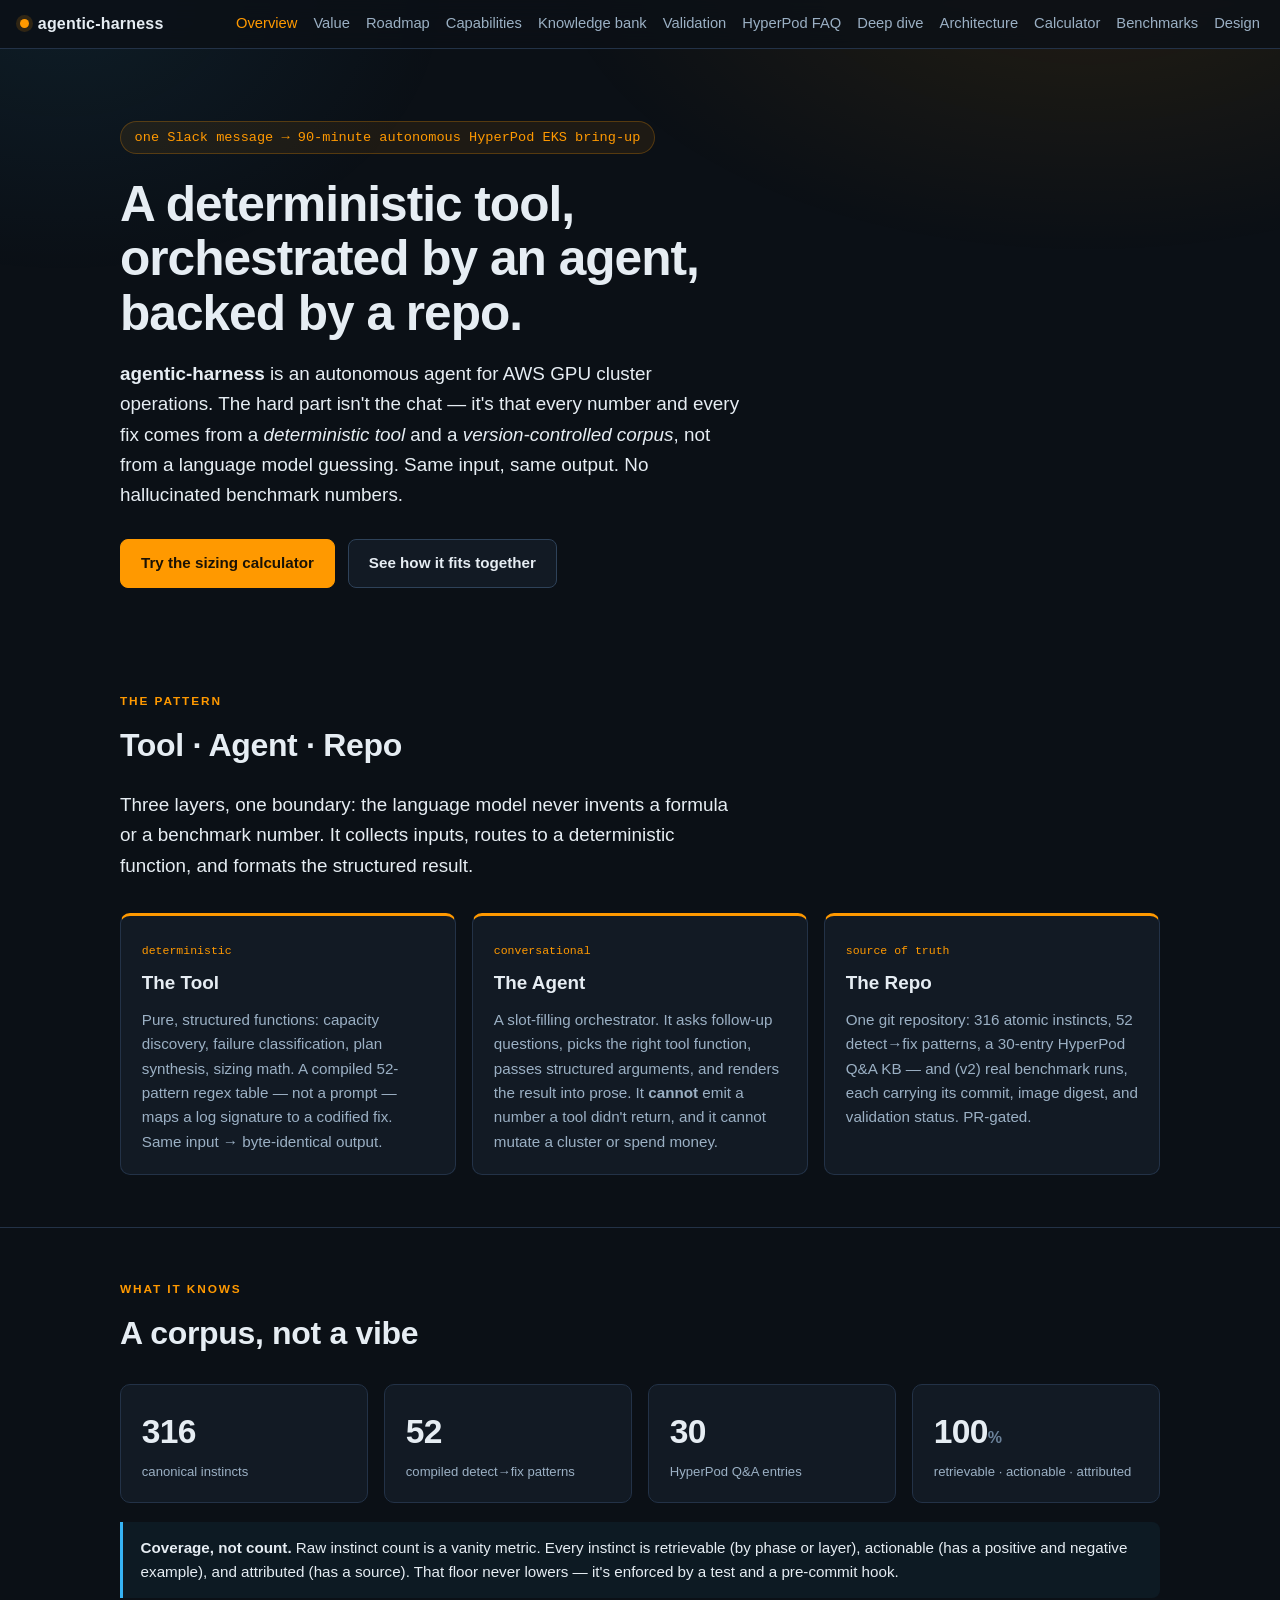
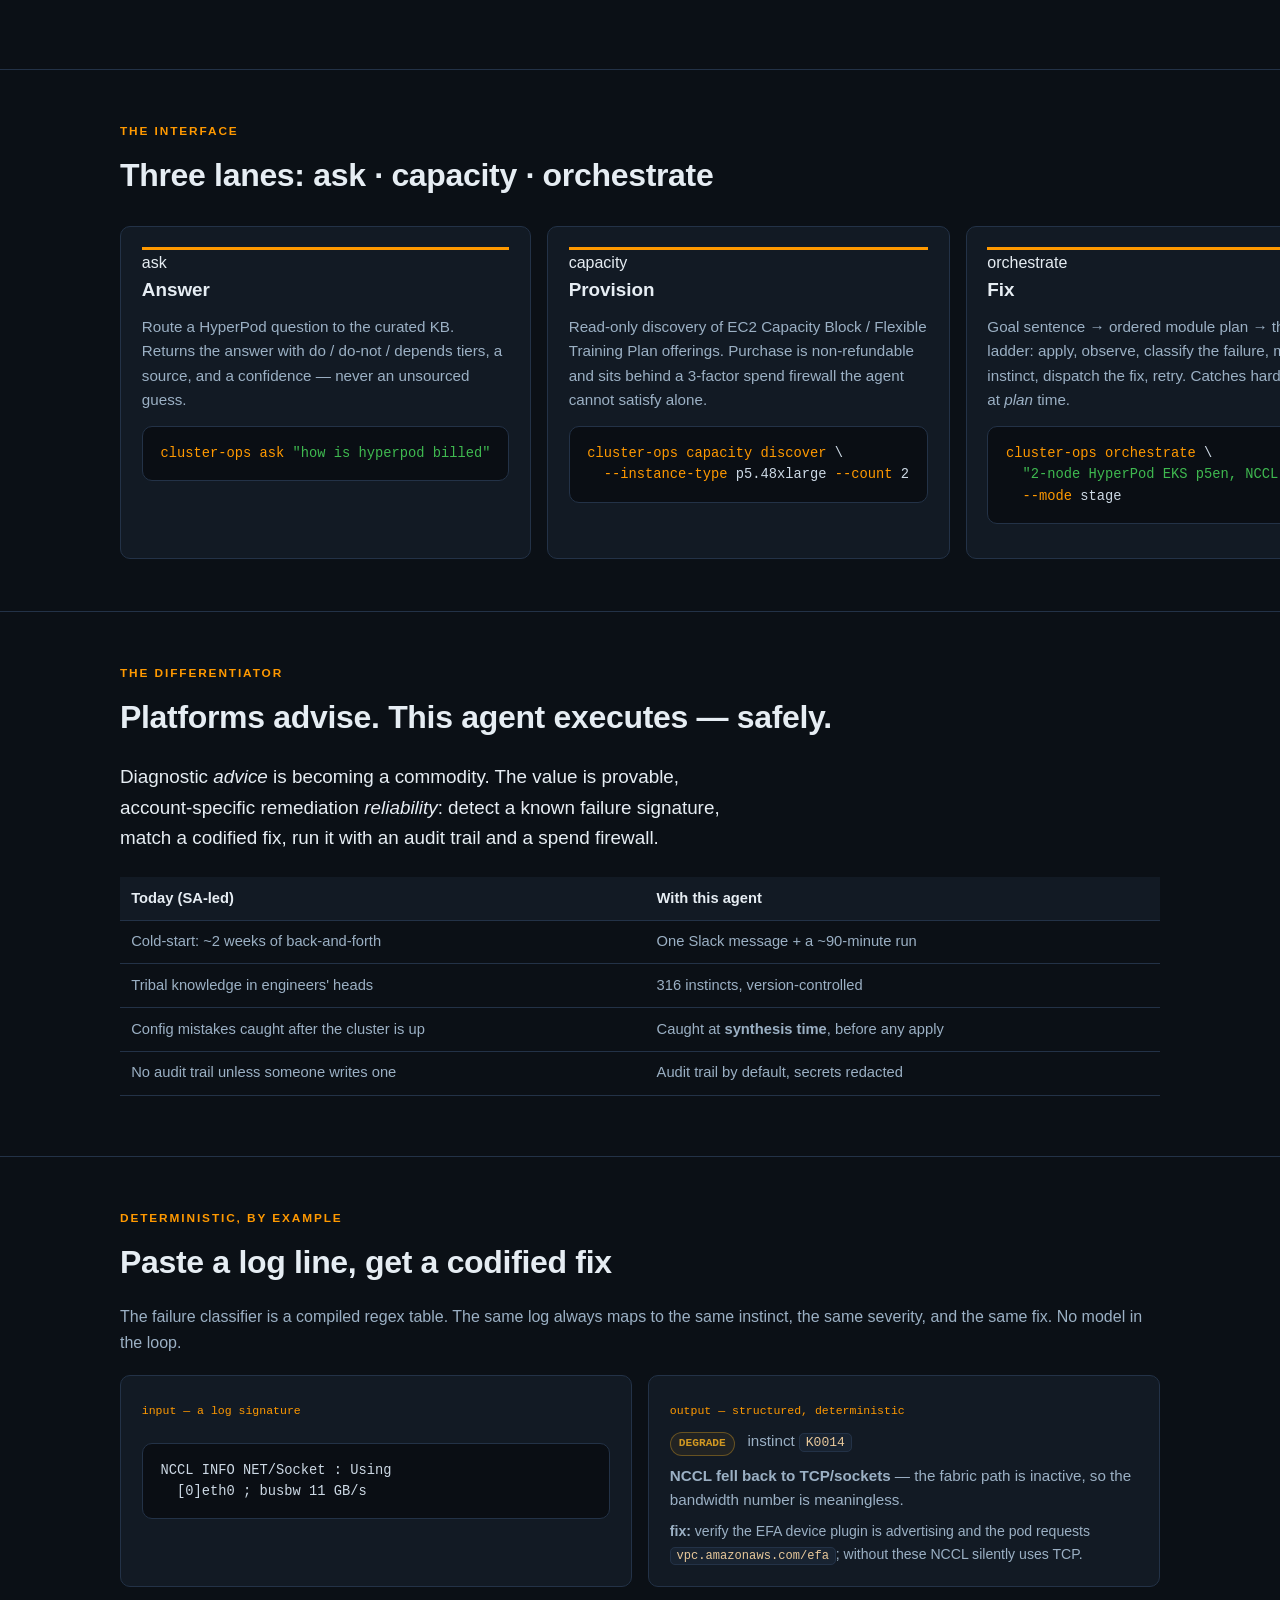
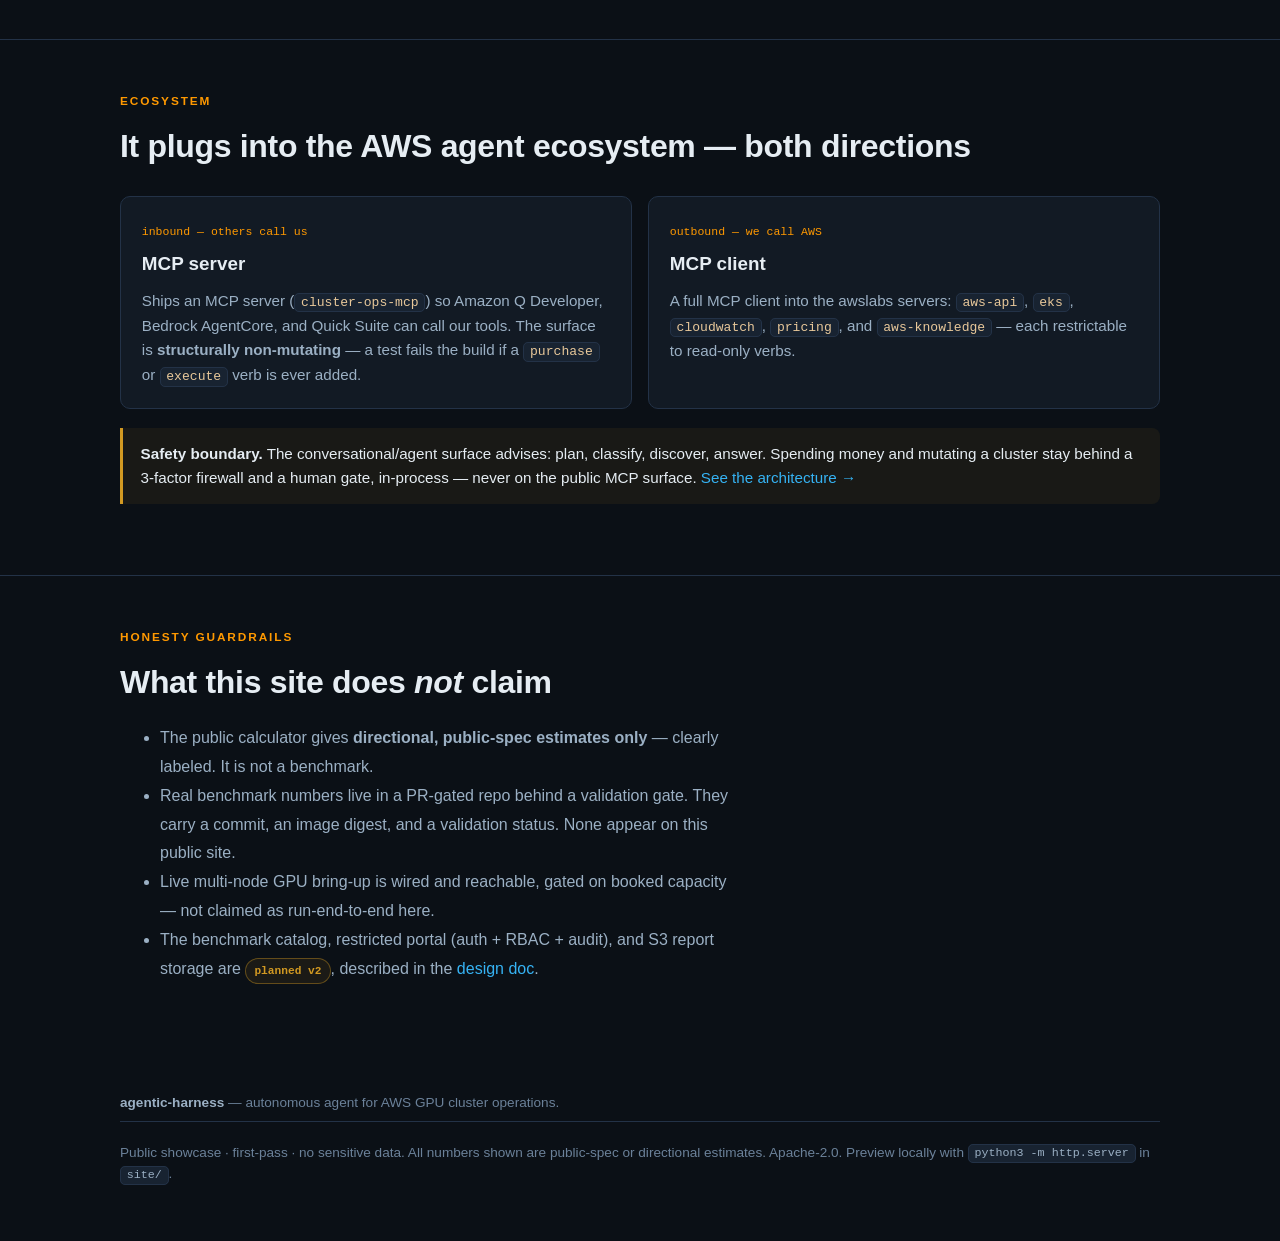
<file: index.html>
<!DOCTYPE html>
<html lang="en">
<head>
<meta charset="utf-8">
<meta name="viewport" content="width=device-width, initial-scale=1">
<title>agentic-harness — deterministic tool, agent-orchestrated, repo-backed</title>
<meta name="description" content="An autonomous agent for AWS GPU cluster operations: a deterministic tool wrapped by a conversational agent, backed by a version-controlled corpus. Same input, same output — no hallucination.">
<link rel="stylesheet" href="assets/style.css">
</head>
<body>

<nav class="nav">
  <a class="brand" href="index.html"><span class="dot"></span><span class="full">agentic-harness</span></a>
  <div class="links">
    <a href="index.html" class="active">Overview</a>
    <a href="value.html">Value</a>
    <a href="roadmap.html">Roadmap</a>
    <a href="capabilities.html">Capabilities</a>
    <a href="knowledge.html">Knowledge bank</a>
    <a href="validation.html">Validation</a>
    <a href="faq.html">HyperPod FAQ</a>
    <a href="deep-dive.html">Deep dive</a>
    <a href="architecture.html">Architecture</a>
    <a href="calculator.html">Calculator</a>
    <a href="benchmarks.html">Benchmarks</a>
    <a href="design.html">Design</a>
  </div>
</nav>

<!-- ------------------------------------------------------------ hero -->
<header class="hero">
  <div class="wrap">
    <span class="tagline">one Slack message &rarr; 90-minute autonomous HyperPod EKS bring-up</span>
    <h1>A deterministic tool,<br>orchestrated by an agent,<br>backed by a repo.</h1>
    <p class="lead">
      <strong>agentic-harness</strong> is an autonomous agent for AWS GPU cluster
      operations. The hard part isn't the chat &mdash; it's that every number and
      every fix comes from a <em>deterministic tool</em> and a
      <em>version-controlled corpus</em>, not from a language model guessing.
      Same input, same output. No hallucinated benchmark numbers.
    </p>
    <div class="cta">
      <a class="btn primary" href="calculator.html">Try the sizing calculator</a>
      <a class="btn" href="architecture.html">See how it fits together</a>
    </div>
  </div>
</header>

<!-- ------------------------------------------------------------ the pattern -->
<section>
  <div class="wrap">
    <p class="eyebrow">The pattern</p>
    <h2>Tool &middot; Agent &middot; Repo</h2>
    <p class="lead" style="margin-bottom:2rem">
      Three layers, one boundary: the language model never invents a formula or
      a benchmark number. It collects inputs, routes to a deterministic function,
      and formats the structured result.
    </p>
    <div class="grid cols-3">
      <div class="card lane">
        <span class="tag">deterministic</span>
        <h3>The Tool</h3>
        <p>
          Pure, structured functions: capacity discovery, failure classification,
          plan synthesis, sizing math. A compiled 52-pattern regex table &mdash;
          not a prompt &mdash; maps a log signature to a codified fix. Same input
          &rarr; byte-identical output.
        </p>
      </div>
      <div class="card lane">
        <span class="tag">conversational</span>
        <h3>The Agent</h3>
        <p>
          A slot-filling orchestrator. It asks follow-up questions, picks the
          right tool function, passes structured arguments, and renders the result
          into prose. It <strong>cannot</strong> emit a number a tool didn't return,
          and it cannot mutate a cluster or spend money.
        </p>
      </div>
      <div class="card lane">
        <span class="tag">source of truth</span>
        <h3>The Repo</h3>
        <p>
          One git repository: 316 atomic instincts, 52 detect&rarr;fix patterns,
          a 30-entry HyperPod Q&amp;A KB &mdash; and (v2) real benchmark runs, each
          carrying its commit, image digest, and validation status. PR-gated.
        </p>
      </div>
    </div>
  </div>
</section>

<!-- ------------------------------------------------------------ stats -->
<section>
  <div class="wrap">
    <p class="eyebrow">What it knows</p>
    <h2>A corpus, not a vibe</h2>
    <div class="grid cols-4" style="margin-top:1.5rem">
      <div class="card stat"><div class="num">316</div><div class="label">canonical instincts</div></div>
      <div class="card stat"><div class="num">52</div><div class="label">compiled detect&rarr;fix patterns</div></div>
      <div class="card stat"><div class="num">30</div><div class="label">HyperPod Q&amp;A entries</div></div>
      <div class="card stat"><div class="num">100<span class="unit">%</span></div><div class="label">retrievable &middot; actionable &middot; attributed</div></div>
    </div>
    <div class="callout">
      <strong>Coverage, not count.</strong> Raw instinct count is a vanity metric.
      Every instinct is retrievable (by phase or layer), actionable (has a positive
      and negative example), and attributed (has a source). That floor never lowers
      &mdash; it's enforced by a test and a pre-commit hook.
    </div>
  </div>
</section>

<!-- ------------------------------------------------------------ the 3 lanes -->
<section>
  <div class="wrap">
    <p class="eyebrow">The interface</p>
    <h2>Three lanes: ask &middot; capacity &middot; orchestrate</h2>
    <div class="grid cols-3" style="margin-top:1.5rem">
      <div class="card">
        <div class="lane verb">ask</div>
        <h3>Answer</h3>
        <p>Route a HyperPod question to the curated KB. Returns the answer with
          do / do-not / depends tiers, a source, and a confidence &mdash; never an
          unsourced guess.</p>
        <pre><span class="k">cluster-ops ask</span> <span class="s">"how is hyperpod billed"</span></pre>
      </div>
      <div class="card">
        <div class="lane verb">capacity</div>
        <h3>Provision</h3>
        <p>Read-only discovery of EC2 Capacity Block / Flexible Training Plan
          offerings. Purchase is non-refundable and sits behind a 3-factor spend
          firewall the agent cannot satisfy alone.</p>
        <pre><span class="k">cluster-ops capacity discover</span> \
  <span class="k">--instance-type</span> p5.48xlarge <span class="k">--count</span> 2</pre>
      </div>
      <div class="card">
        <div class="lane verb">orchestrate</div>
        <h3>Fix</h3>
        <p>Goal sentence &rarr; ordered module plan &rarr; the empirical ladder:
          apply, observe, classify the failure, match an instinct, dispatch the
          fix, retry. Catches hardware traps at <em>plan</em> time.</p>
        <pre><span class="k">cluster-ops orchestrate</span> \
  <span class="s">"2-node HyperPod EKS p5en, NCCL test"</span> \
  <span class="k">--mode</span> stage</pre>
      </div>
    </div>
  </div>
</section>

<!-- ------------------------------------------------------------ advise vs execute -->
<section>
  <div class="wrap">
    <p class="eyebrow">The differentiator</p>
    <h2>Platforms advise. This agent executes &mdash; safely.</h2>
    <p class="lead">
      Diagnostic <em>advice</em> is becoming a commodity. The value is
      provable, account-specific remediation <em>reliability</em>: detect a known
      failure signature, match a codified fix, run it with an audit trail and a
      spend firewall.
    </p>
    <table style="margin-top:1.5rem">
      <thead><tr><th>Today (SA-led)</th><th>With this agent</th></tr></thead>
      <tbody>
        <tr><td>Cold-start: ~2 weeks of back-and-forth</td><td>One Slack message + a ~90-minute run</td></tr>
        <tr><td>Tribal knowledge in engineers' heads</td><td>316 instincts, version-controlled</td></tr>
        <tr><td>Config mistakes caught after the cluster is up</td><td>Caught at <strong>synthesis time</strong>, before any apply</td></tr>
        <tr><td>No audit trail unless someone writes one</td><td>Audit trail by default, secrets redacted</td></tr>
      </tbody>
    </table>
  </div>
</section>

<!-- ------------------------------------------------------------ failure classifier -->
<section>
  <div class="wrap">
    <p class="eyebrow">Deterministic, by example</p>
    <h2>Paste a log line, get a codified fix</h2>
    <p>The failure classifier is a compiled regex table. The same log always maps
      to the same instinct, the same severity, and the same fix. No model in the loop.</p>
    <div class="grid cols-2" style="margin-top:1.25rem">
      <div class="card">
        <span class="tag">input &mdash; a log signature</span>
        <pre>NCCL INFO NET/Socket : Using
  [0]eth0 ; busbw 11 GB/s</pre>
      </div>
      <div class="card">
        <span class="tag">output &mdash; structured, deterministic</span>
        <p style="margin:0 0 .5rem"><span class="badge degr">DEGRADE</span> &nbsp; instinct <code>K0014</code></p>
        <p style="margin:.2rem 0"><strong>NCCL fell back to TCP/sockets</strong> &mdash; the fabric path is inactive, so the bandwidth number is meaningless.</p>
        <p style="margin:.5rem 0 0; font-size:.88rem"><strong>fix:</strong> verify the EFA device plugin is advertising and the pod requests <code>vpc.amazonaws.com/efa</code>; without these NCCL silently uses TCP.</p>
      </div>
    </div>
  </div>
</section>

<!-- ------------------------------------------------------------ integrations -->
<section>
  <div class="wrap">
    <p class="eyebrow">Ecosystem</p>
    <h2>It plugs into the AWS agent ecosystem &mdash; both directions</h2>
    <div class="grid cols-2" style="margin-top:1.5rem">
      <div class="card">
        <span class="tag">inbound &mdash; others call us</span>
        <h3>MCP server</h3>
        <p>Ships an MCP server (<code>cluster-ops-mcp</code>) so Amazon Q Developer,
          Bedrock AgentCore, and Quick Suite can call our tools. The surface is
          <strong>structurally non-mutating</strong> &mdash; a test fails the build
          if a <code>purchase</code> or <code>execute</code> verb is ever added.</p>
      </div>
      <div class="card">
        <span class="tag">outbound &mdash; we call AWS</span>
        <h3>MCP client</h3>
        <p>A full MCP client into the awslabs servers: <code>aws-api</code>,
          <code>eks</code>, <code>cloudwatch</code>, <code>pricing</code>, and
          <code>aws-knowledge</code> &mdash; each restrictable to read-only verbs.</p>
      </div>
    </div>
    <div class="callout warn">
      <strong>Safety boundary.</strong> The conversational/agent surface advises:
      plan, classify, discover, answer. Spending money and mutating a cluster stay
      behind a 3-factor firewall and a human gate, in-process &mdash; never on the
      public MCP surface. <a href="architecture.html">See the architecture &rarr;</a>
    </div>
  </div>
</section>

<!-- ------------------------------------------------------------ honesty -->
<section>
  <div class="wrap">
    <p class="eyebrow">Honesty guardrails</p>
    <h2>What this site does <em>not</em> claim</h2>
    <ul style="color:var(--text-dim); max-width:70ch; line-height:1.8">
      <li>The public calculator gives <strong>directional, public-spec estimates only</strong> &mdash; clearly labeled. It is not a benchmark.</li>
      <li>Real benchmark numbers live in a PR-gated repo behind a validation gate. They carry a commit, an image digest, and a validation status. None appear on this public site.</li>
      <li>Live multi-node GPU bring-up is wired and reachable, gated on booked capacity &mdash; not claimed as run-end-to-end here.</li>
      <li>The benchmark catalog, restricted portal (auth + RBAC + audit), and S3 report storage are <span class="badge v2">planned&nbsp;v2</span>, described in the <a href="design.html">design doc</a>.</li>
    </ul>
  </div>
</section>

<footer>
  <div class="wrap">
    <div>
      <strong style="color:var(--text-dim)">agentic-harness</strong> &mdash;
      autonomous agent for AWS GPU cluster operations.
    </div>
    <div class="note">
      Public showcase &middot; first-pass &middot; no sensitive data.
      All numbers shown are public-spec or directional estimates. Apache-2.0.
      Preview locally with <code>python3 -m http.server</code> in <code>site/</code>.
    </div>
  </div>
</footer>

</body>
</html>
</file>
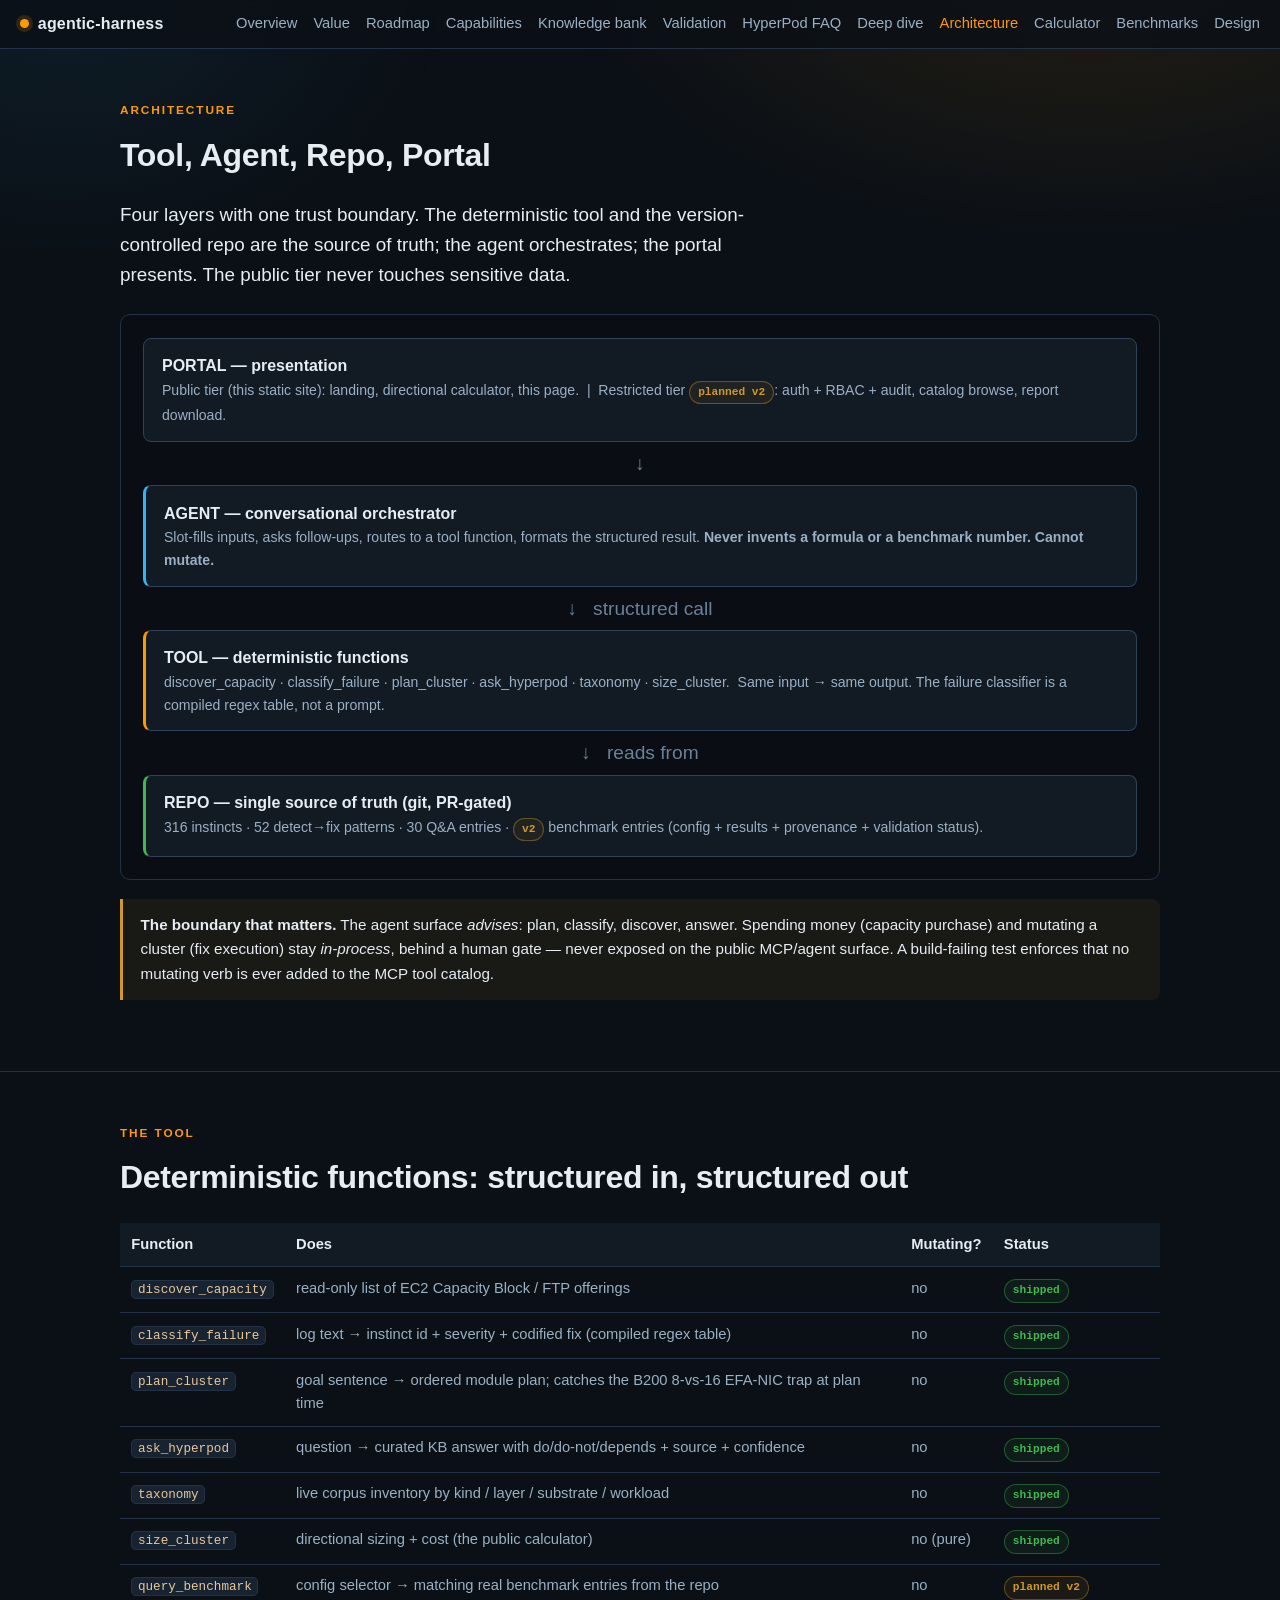
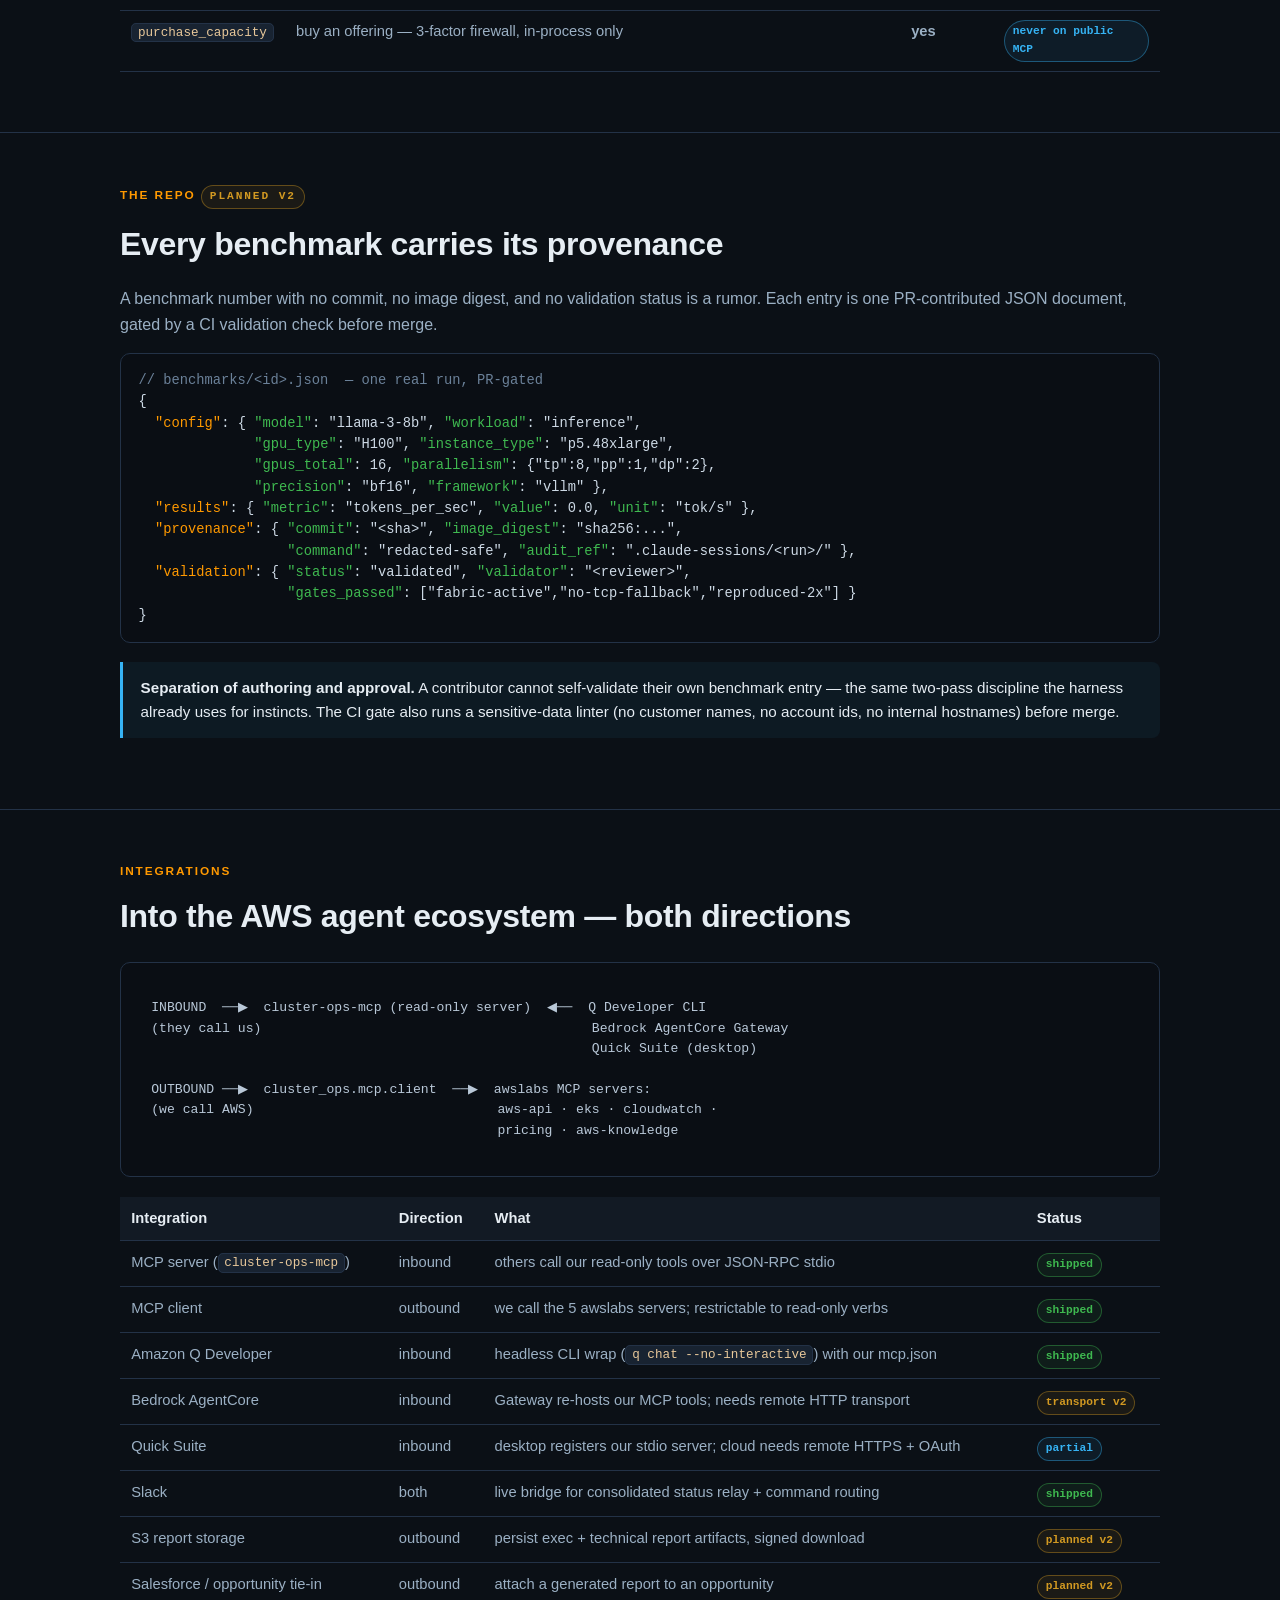
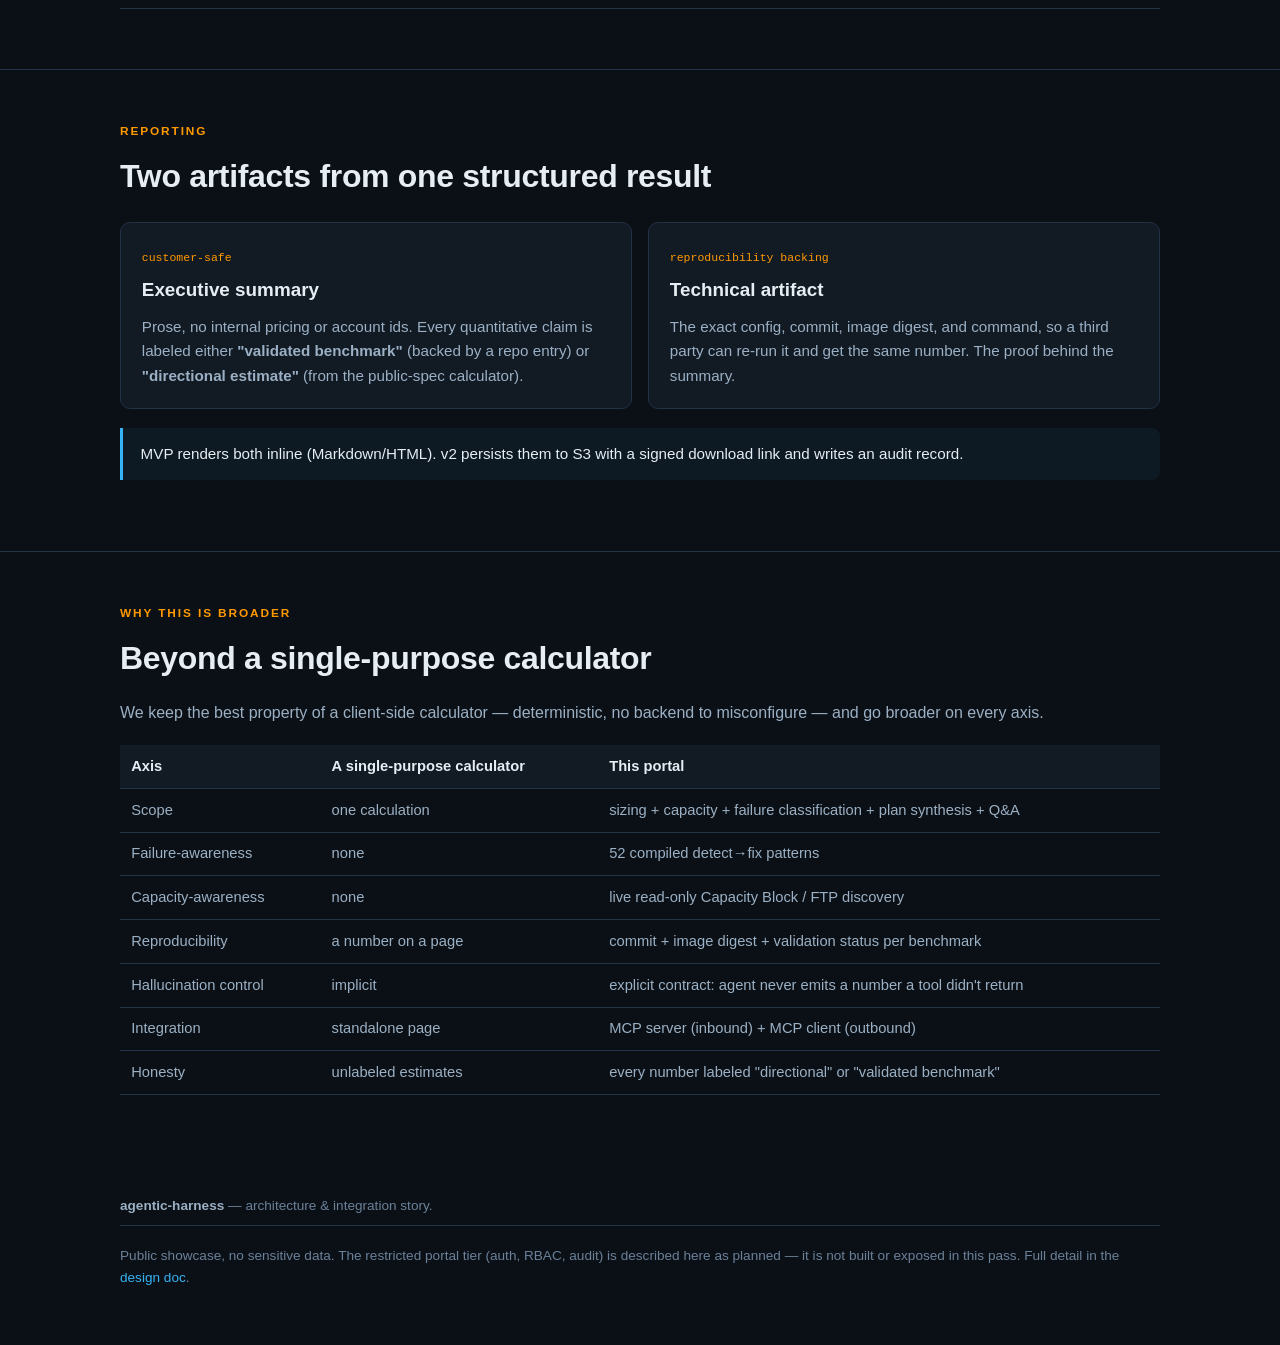
<file: architecture.html>
<!DOCTYPE html>
<html lang="en">
<head>
<meta charset="utf-8">
<meta name="viewport" content="width=device-width, initial-scale=1">
<title>Architecture — agentic-harness</title>
<meta name="description" content="The Tool / Agent / Repo / Portal architecture and AWS-ecosystem integration story for agentic-harness.">
<link rel="stylesheet" href="assets/style.css">
</head>
<body>

<nav class="nav">
  <a class="brand" href="index.html"><span class="dot"></span><span class="full">agentic-harness</span></a>
  <div class="links">
    <a href="index.html">Overview</a>
    <a href="value.html">Value</a>
    <a href="roadmap.html">Roadmap</a>
    <a href="capabilities.html">Capabilities</a>
    <a href="knowledge.html">Knowledge bank</a>
    <a href="validation.html">Validation</a>
    <a href="faq.html">HyperPod FAQ</a>
    <a href="deep-dive.html">Deep dive</a>
    <a href="architecture.html" class="active">Architecture</a>
    <a href="calculator.html">Calculator</a>
    <a href="benchmarks.html">Benchmarks</a>
    <a href="design.html">Design</a>
  </div>
</nav>

<section>
  <div class="wrap">
    <p class="eyebrow">Architecture</p>
    <h2>Tool, Agent, Repo, Portal</h2>
    <p class="lead">
      Four layers with one trust boundary. The deterministic tool and the
      version-controlled repo are the source of truth; the agent orchestrates;
      the portal presents. The public tier never touches sensitive data.
    </p>

    <!-- ---- the layered flow ---- -->
    <div class="diagram" style="margin-top:1.5rem">
      <div class="flow-stack">
        <div class="flow-box">
          <div class="ft">PORTAL &mdash; presentation</div>
          <div class="fs">Public tier (this static site): landing, directional calculator, this page.
            &nbsp;|&nbsp; Restricted tier <span class="badge v2">planned&nbsp;v2</span>: auth + RBAC + audit, catalog browse, report download.</div>
        </div>
        <div class="flow-arrow">&darr;</div>
        <div class="flow-box agent">
          <div class="ft">AGENT &mdash; conversational orchestrator</div>
          <div class="fs">Slot-fills inputs, asks follow-ups, routes to a tool function, formats the
            structured result. <strong>Never invents a formula or a benchmark number. Cannot mutate.</strong></div>
        </div>
        <div class="flow-arrow">&darr; &nbsp; structured call</div>
        <div class="flow-box tool">
          <div class="ft">TOOL &mdash; deterministic functions</div>
          <div class="fs">discover_capacity &middot; classify_failure &middot; plan_cluster &middot; ask_hyperpod &middot;
            taxonomy &middot; size_cluster. &nbsp;Same input &rarr; same output. The failure classifier is a
            compiled regex table, not a prompt.</div>
        </div>
        <div class="flow-arrow">&darr; &nbsp; reads from</div>
        <div class="flow-box repo">
          <div class="ft">REPO &mdash; single source of truth (git, PR-gated)</div>
          <div class="fs">316 instincts &middot; 52 detect&rarr;fix patterns &middot; 30 Q&amp;A entries &middot;
            <span class="badge v2">v2</span> benchmark entries (config + results + provenance + validation status).</div>
        </div>
      </div>
    </div>

    <div class="callout warn">
      <strong>The boundary that matters.</strong> The agent surface
      <em>advises</em>: plan, classify, discover, answer. Spending money
      (capacity purchase) and mutating a cluster (fix execution) stay
      <em>in-process</em>, behind a human gate &mdash; never exposed on the public
      MCP/agent surface. A build-failing test enforces that no mutating verb is
      ever added to the MCP tool catalog.
    </div>
  </div>
</section>

<!-- ---- the deterministic tool functions ---- -->
<section>
  <div class="wrap">
    <p class="eyebrow">The Tool</p>
    <h2>Deterministic functions: structured in, structured out</h2>
    <table style="margin-top:1.25rem">
      <thead><tr><th>Function</th><th>Does</th><th>Mutating?</th><th>Status</th></tr></thead>
      <tbody>
        <tr><td><code>discover_capacity</code></td><td>read-only list of EC2 Capacity Block / FTP offerings</td><td>no</td><td><span class="badge ship">shipped</span></td></tr>
        <tr><td><code>classify_failure</code></td><td>log text &rarr; instinct id + severity + codified fix (compiled regex table)</td><td>no</td><td><span class="badge ship">shipped</span></td></tr>
        <tr><td><code>plan_cluster</code></td><td>goal sentence &rarr; ordered module plan; catches the B200 8-vs-16 EFA-NIC trap at plan time</td><td>no</td><td><span class="badge ship">shipped</span></td></tr>
        <tr><td><code>ask_hyperpod</code></td><td>question &rarr; curated KB answer with do/do-not/depends + source + confidence</td><td>no</td><td><span class="badge ship">shipped</span></td></tr>
        <tr><td><code>taxonomy</code></td><td>live corpus inventory by kind / layer / substrate / workload</td><td>no</td><td><span class="badge ship">shipped</span></td></tr>
        <tr><td><code>size_cluster</code></td><td>directional sizing + cost (the public calculator)</td><td>no (pure)</td><td><span class="badge ship">shipped</span></td></tr>
        <tr><td><code>query_benchmark</code></td><td>config selector &rarr; matching real benchmark entries from the repo</td><td>no</td><td><span class="badge v2">planned v2</span></td></tr>
        <tr><td><code>purchase_capacity</code></td><td>buy an offering &mdash; 3-factor firewall, in-process only</td><td><strong>yes</strong></td><td><span class="badge warn2">never on public MCP</span></td></tr>
      </tbody>
    </table>
  </div>
</section>

<!-- ---- benchmark schema ---- -->
<section>
  <div class="wrap">
    <p class="eyebrow">The Repo <span class="badge v2">planned v2</span></p>
    <h2>Every benchmark carries its provenance</h2>
    <p>A benchmark number with no commit, no image digest, and no validation status
      is a rumor. Each entry is one PR-contributed JSON document, gated by a CI
      validation check before merge.</p>
    <pre style="margin-top:1rem"><span class="c">// benchmarks/&lt;id&gt;.json  — one real run, PR-gated</span>
{
  <span class="k">"config"</span>: { <span class="s">"model"</span>: "llama-3-8b", <span class="s">"workload"</span>: "inference",
              <span class="s">"gpu_type"</span>: "H100", <span class="s">"instance_type"</span>: "p5.48xlarge",
              <span class="s">"gpus_total"</span>: 16, <span class="s">"parallelism"</span>: {"tp":8,"pp":1,"dp":2},
              <span class="s">"precision"</span>: "bf16", <span class="s">"framework"</span>: "vllm" },
  <span class="k">"results"</span>: { <span class="s">"metric"</span>: "tokens_per_sec", <span class="s">"value"</span>: 0.0, <span class="s">"unit"</span>: "tok/s" },
  <span class="k">"provenance"</span>: { <span class="s">"commit"</span>: "&lt;sha&gt;", <span class="s">"image_digest"</span>: "sha256:...",
                  <span class="s">"command"</span>: "redacted-safe", <span class="s">"audit_ref"</span>: ".claude-sessions/&lt;run&gt;/" },
  <span class="k">"validation"</span>: { <span class="s">"status"</span>: "validated", <span class="s">"validator"</span>: "&lt;reviewer&gt;",
                  <span class="s">"gates_passed"</span>: ["fabric-active","no-tcp-fallback","reproduced-2x"] }
}</pre>
    <div class="callout">
      <strong>Separation of authoring and approval.</strong> A contributor cannot
      self-validate their own benchmark entry &mdash; the same two-pass discipline
      the harness already uses for instincts. The CI gate also runs a sensitive-data
      linter (no customer names, no account ids, no internal hostnames) before merge.
    </div>
  </div>
</section>

<!-- ---- integrations ---- -->
<section>
  <div class="wrap">
    <p class="eyebrow">Integrations</p>
    <h2>Into the AWS agent ecosystem &mdash; both directions</h2>

    <div class="diagram" style="margin:1.25rem 0">
<pre>
 INBOUND  ──▶  cluster-ops-mcp (read-only server)  ◀──  Q Developer CLI
 (they call us)                                          Bedrock AgentCore Gateway
                                                         Quick Suite (desktop)

 OUTBOUND ──▶  cluster_ops.mcp.client  ──▶  awslabs MCP servers:
 (we call AWS)                               aws-api · eks · cloudwatch ·
                                             pricing · aws-knowledge
</pre>
    </div>

    <table>
      <thead><tr><th>Integration</th><th>Direction</th><th>What</th><th>Status</th></tr></thead>
      <tbody>
        <tr><td>MCP server (<code>cluster-ops-mcp</code>)</td><td>inbound</td><td>others call our read-only tools over JSON-RPC stdio</td><td><span class="badge ship">shipped</span></td></tr>
        <tr><td>MCP client</td><td>outbound</td><td>we call the 5 awslabs servers; restrictable to read-only verbs</td><td><span class="badge ship">shipped</span></td></tr>
        <tr><td>Amazon Q Developer</td><td>inbound</td><td>headless CLI wrap (<code>q chat --no-interactive</code>) with our mcp.json</td><td><span class="badge ship">shipped</span></td></tr>
        <tr><td>Bedrock AgentCore</td><td>inbound</td><td>Gateway re-hosts our MCP tools; needs remote HTTP transport</td><td><span class="badge v2">transport v2</span></td></tr>
        <tr><td>Quick Suite</td><td>inbound</td><td>desktop registers our stdio server; cloud needs remote HTTPS + OAuth</td><td><span class="badge warn2">partial</span></td></tr>
        <tr><td>Slack</td><td>both</td><td>live bridge for consolidated status relay + command routing</td><td><span class="badge ship">shipped</span></td></tr>
        <tr><td>S3 report storage</td><td>outbound</td><td>persist exec + technical report artifacts, signed download</td><td><span class="badge v2">planned v2</span></td></tr>
        <tr><td>Salesforce / opportunity tie-in</td><td>outbound</td><td>attach a generated report to an opportunity</td><td><span class="badge v2">planned v2</span></td></tr>
      </tbody>
    </table>
  </div>
</section>

<!-- ---- reporting pipeline ---- -->
<section>
  <div class="wrap">
    <p class="eyebrow">Reporting</p>
    <h2>Two artifacts from one structured result</h2>
    <div class="grid cols-2" style="margin-top:1.25rem">
      <div class="card">
        <span class="tag">customer-safe</span>
        <h3>Executive summary</h3>
        <p>Prose, no internal pricing or account ids. Every quantitative claim is
          labeled either <strong>"validated benchmark"</strong> (backed by a repo
          entry) or <strong>"directional estimate"</strong> (from the public-spec
          calculator).</p>
      </div>
      <div class="card">
        <span class="tag">reproducibility backing</span>
        <h3>Technical artifact</h3>
        <p>The exact config, commit, image digest, and command, so a third party
          can re-run it and get the same number. The proof behind the summary.</p>
      </div>
    </div>
    <div class="callout">
      MVP renders both inline (Markdown/HTML). v2 persists them to S3 with a signed
      download link and writes an audit record.
    </div>
  </div>
</section>

<!-- ---- vs reference ---- -->
<section>
  <div class="wrap">
    <p class="eyebrow">Why this is broader</p>
    <h2>Beyond a single-purpose calculator</h2>
    <p>We keep the best property of a client-side calculator &mdash; deterministic,
      no backend to misconfigure &mdash; and go broader on every axis.</p>
    <table style="margin-top:1.25rem">
      <thead><tr><th>Axis</th><th>A single-purpose calculator</th><th>This portal</th></tr></thead>
      <tbody>
        <tr><td>Scope</td><td>one calculation</td><td>sizing + capacity + failure classification + plan synthesis + Q&amp;A</td></tr>
        <tr><td>Failure-awareness</td><td>none</td><td>52 compiled detect&rarr;fix patterns</td></tr>
        <tr><td>Capacity-awareness</td><td>none</td><td>live read-only Capacity Block / FTP discovery</td></tr>
        <tr><td>Reproducibility</td><td>a number on a page</td><td>commit + image digest + validation status per benchmark</td></tr>
        <tr><td>Hallucination control</td><td>implicit</td><td>explicit contract: agent never emits a number a tool didn't return</td></tr>
        <tr><td>Integration</td><td>standalone page</td><td>MCP server (inbound) + MCP client (outbound)</td></tr>
        <tr><td>Honesty</td><td>unlabeled estimates</td><td>every number labeled "directional" or "validated benchmark"</td></tr>
      </tbody>
    </table>
  </div>
</section>

<footer>
  <div class="wrap">
    <div><strong style="color:var(--text-dim)">agentic-harness</strong> &mdash; architecture &amp; integration story.</div>
    <div class="note">
      Public showcase, no sensitive data. The restricted portal tier (auth, RBAC,
      audit) is described here as planned &mdash; it is not built or exposed in this pass.
      Full detail in the <a href="design.html">design doc</a>.
    </div>
  </div>
</footer>

</body>
</html>
</file>
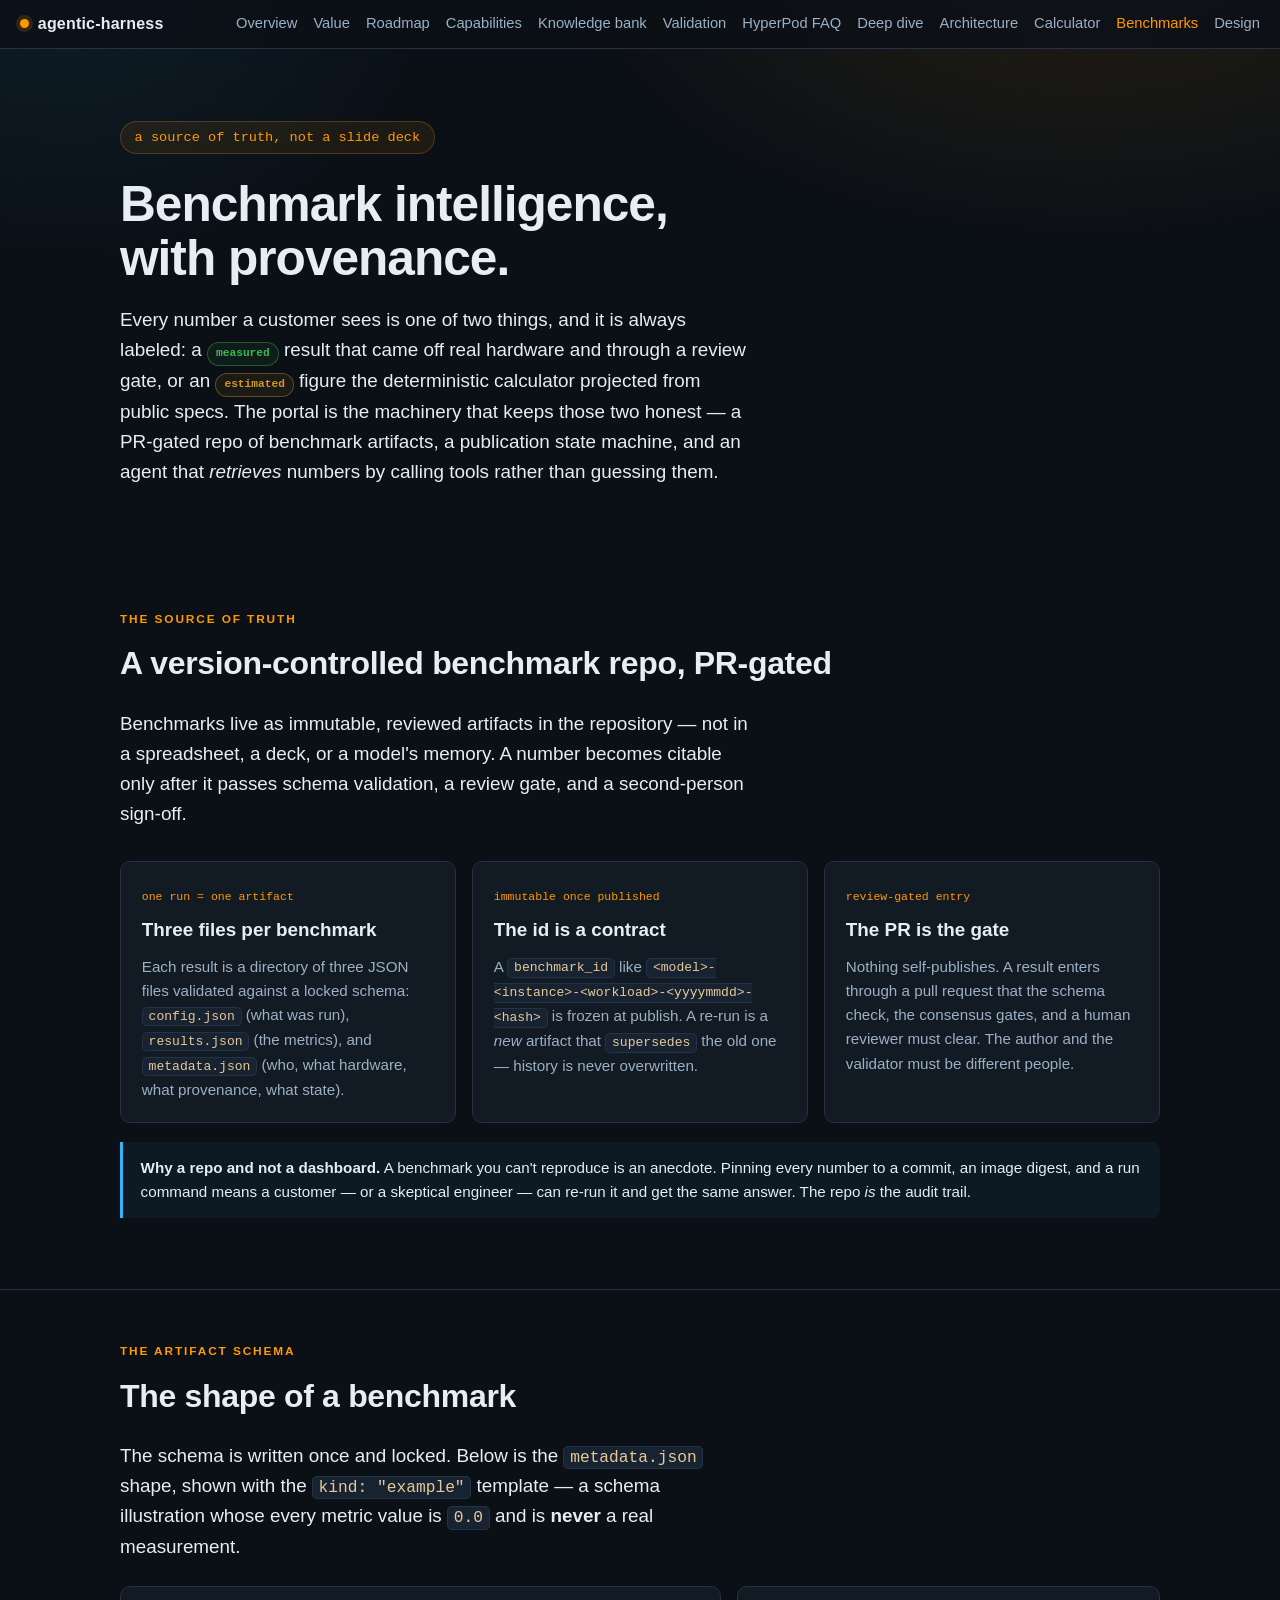
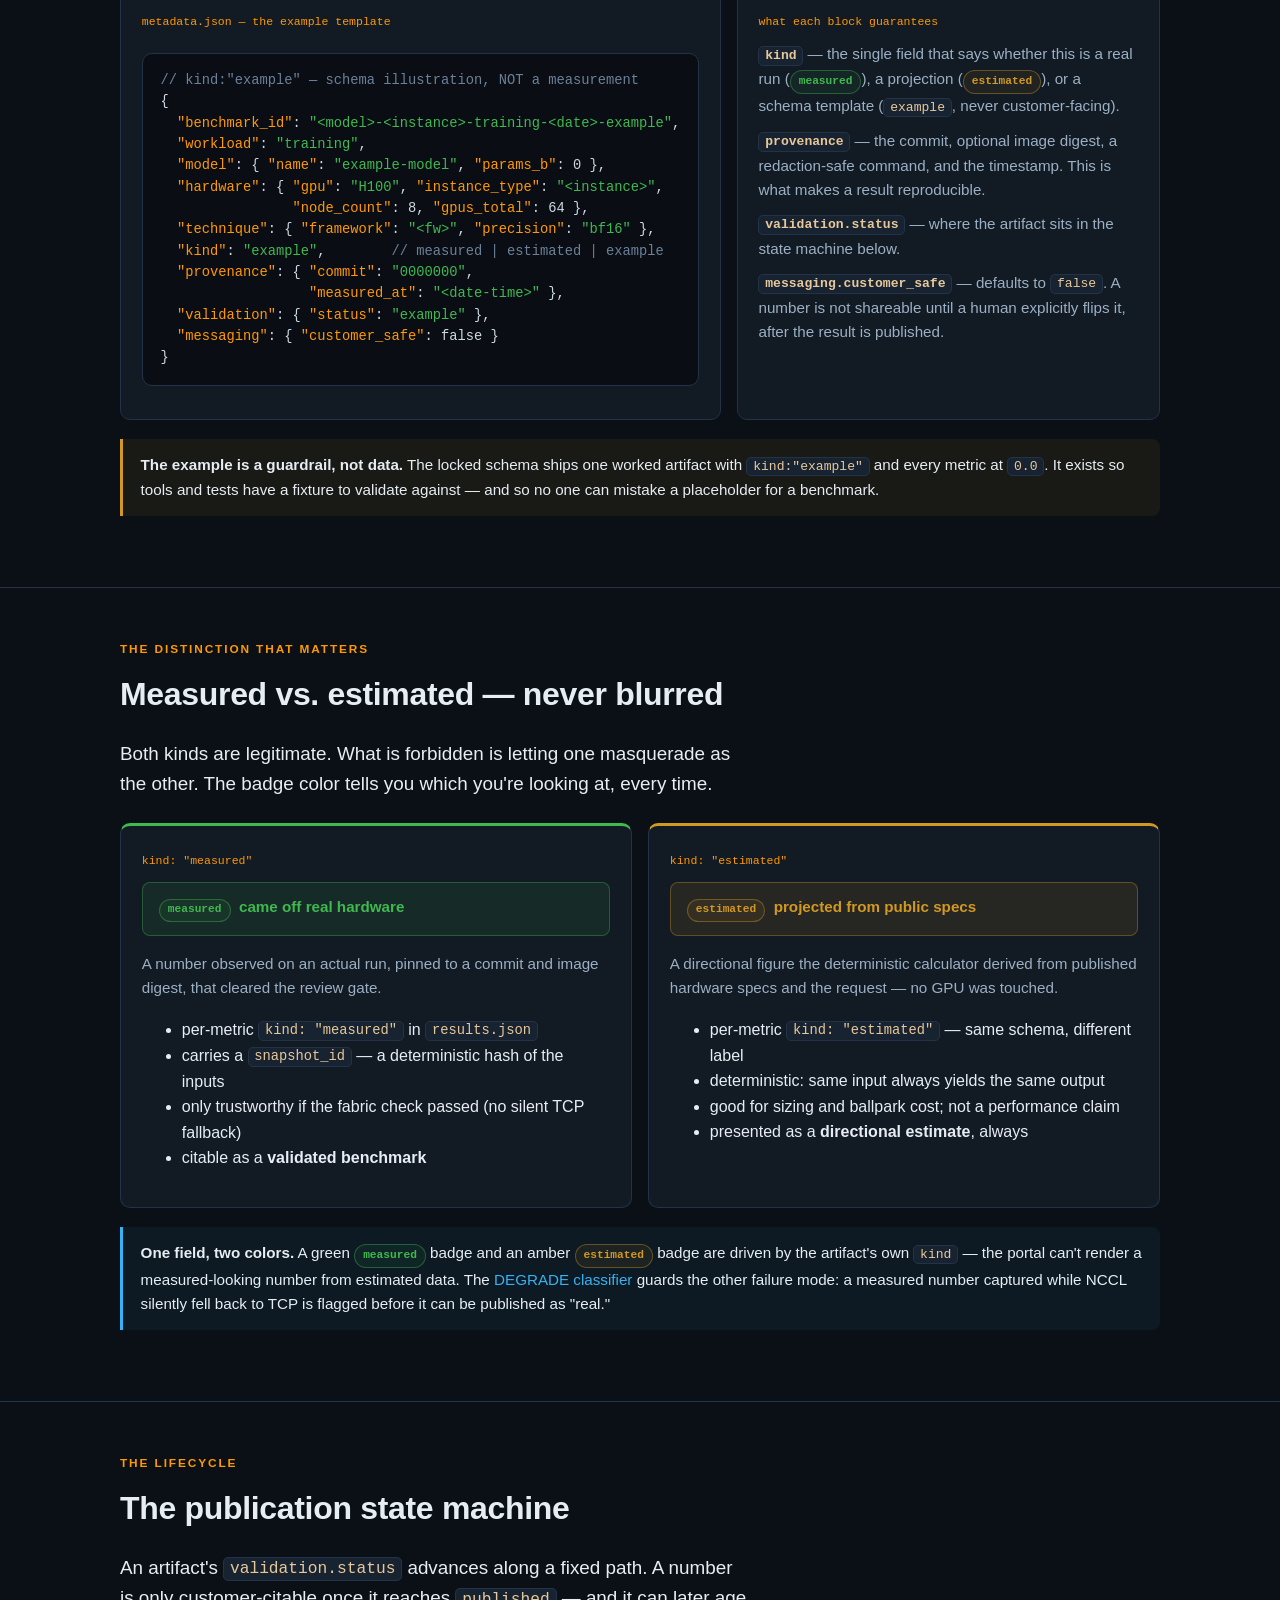
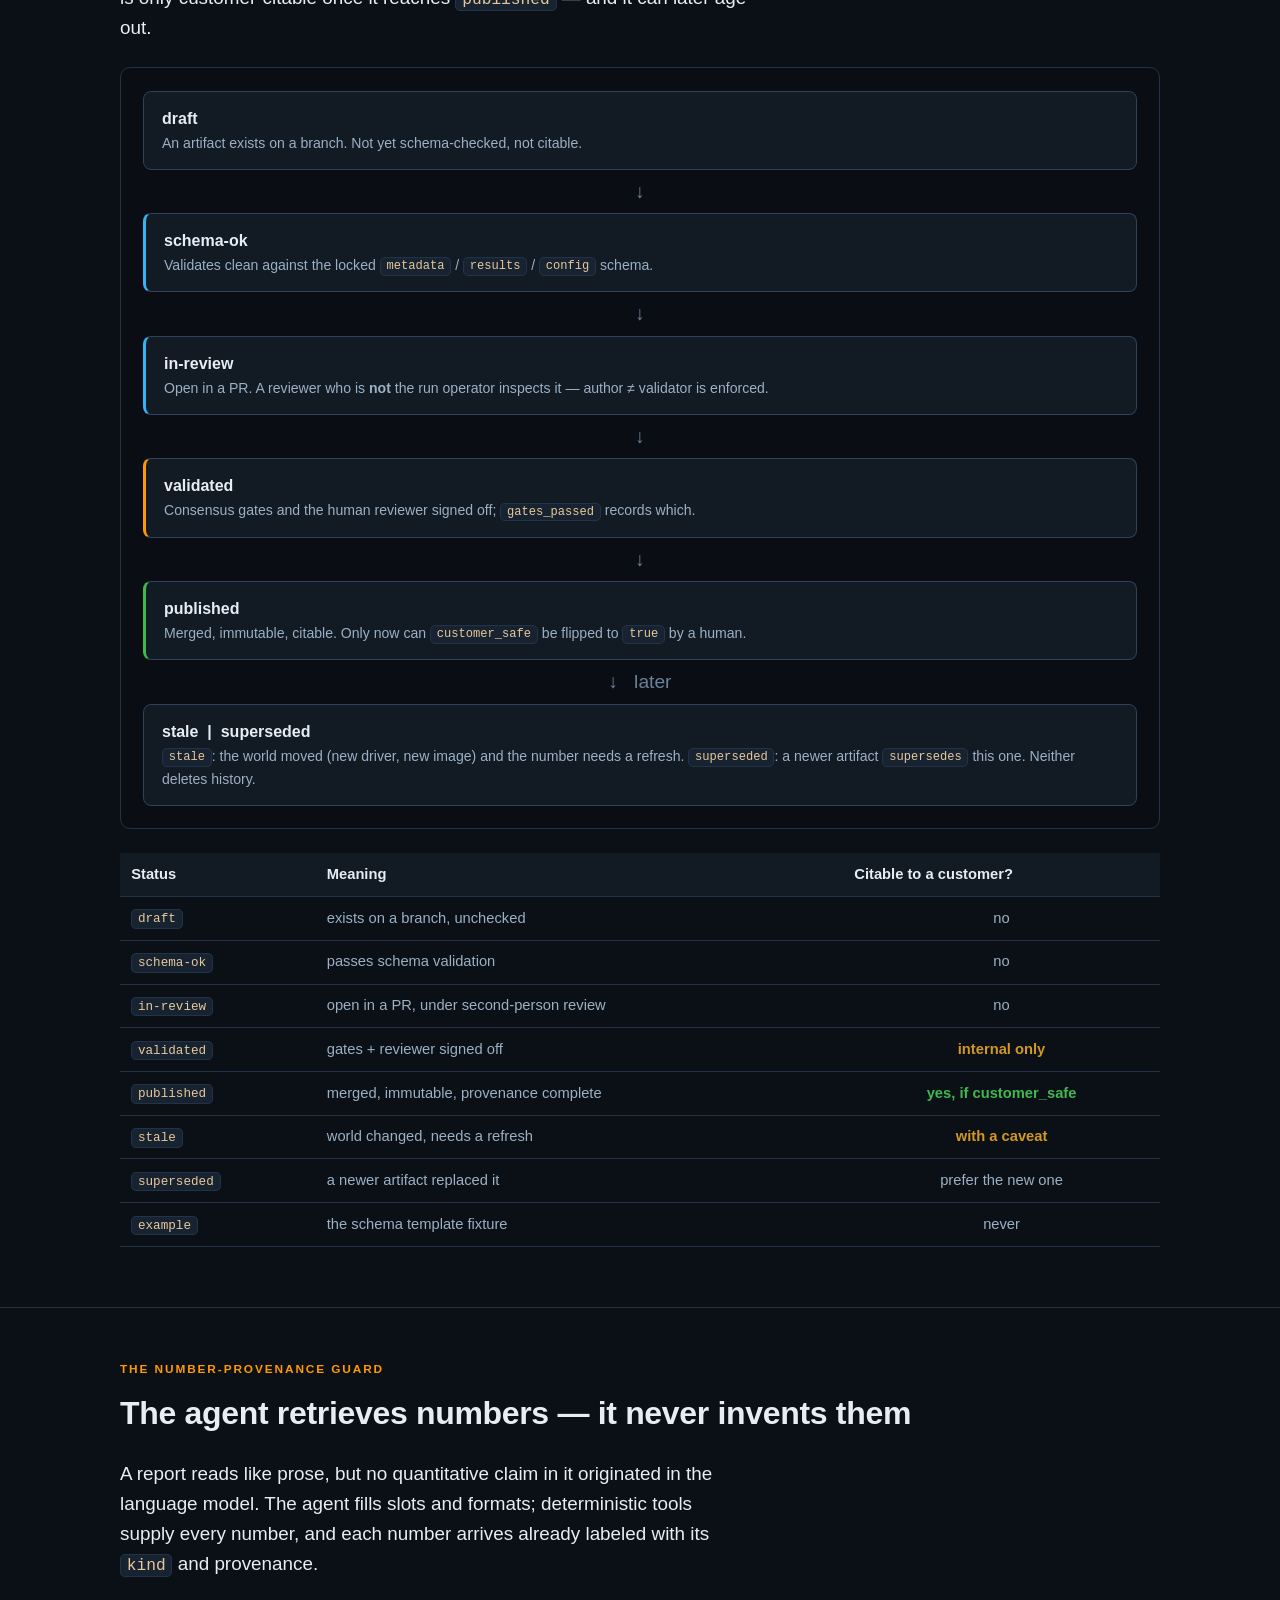
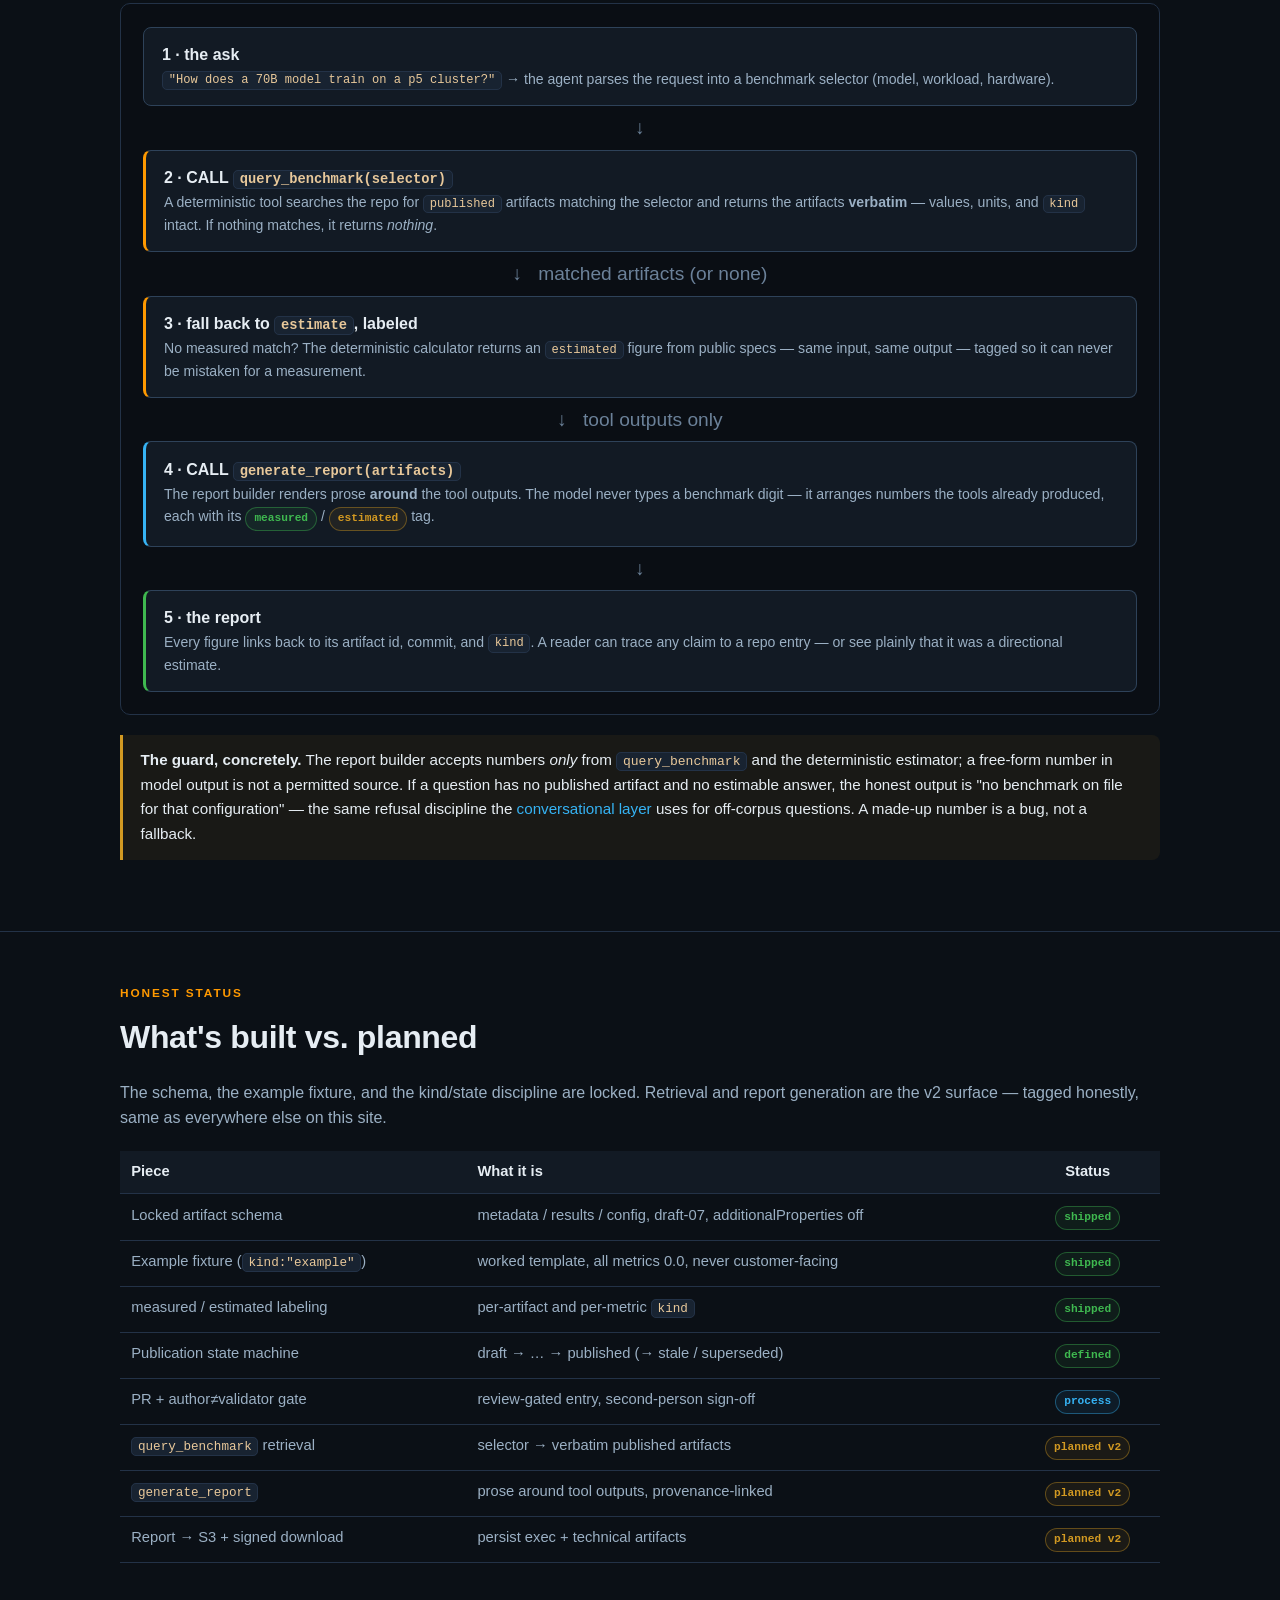
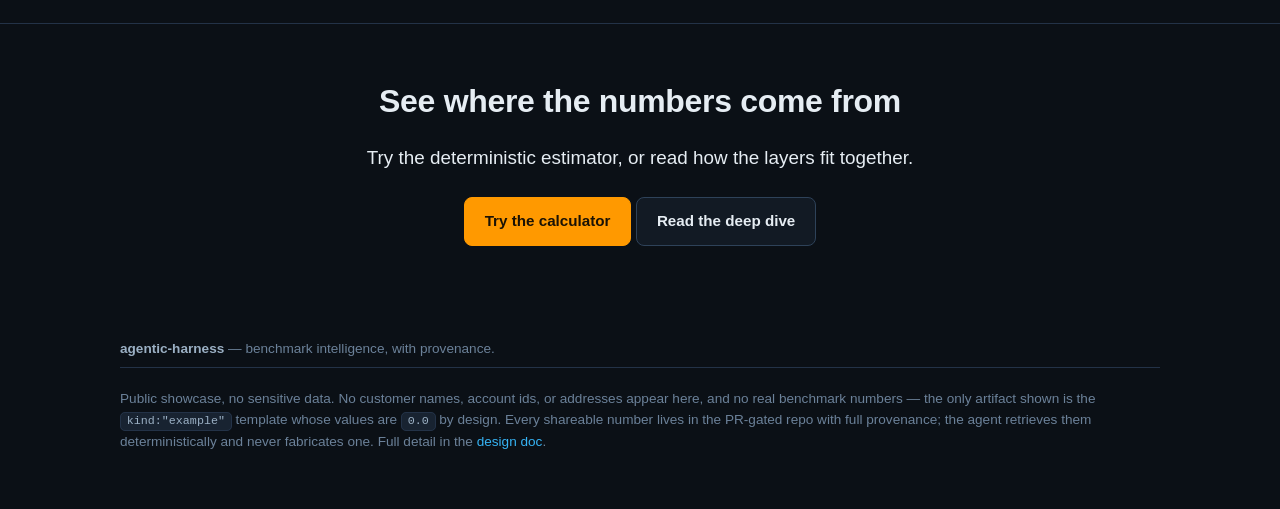
<file: benchmarks.html>
<!DOCTYPE html>
<html lang="en">
<head>
<meta charset="utf-8">
<meta name="viewport" content="width=device-width, initial-scale=1">
<title>Benchmarks — agentic-harness</title>
<meta name="description" content="The benchmark intelligence portal: a PR-gated source-of-truth repo of GPU benchmark artifacts, the measured-vs-estimated distinction, the publication state machine, and how the agent generates a report by calling deterministic tools — never inventing a number.">
<link rel="stylesheet" href="assets/style.css">
</head>
<body>

<nav class="nav">
  <a class="brand" href="index.html"><span class="dot"></span><span class="full">agentic-harness</span></a>
  <div class="links">
    <a href="index.html">Overview</a>
    <a href="value.html">Value</a>
    <a href="roadmap.html">Roadmap</a>
    <a href="capabilities.html">Capabilities</a>
    <a href="knowledge.html">Knowledge bank</a>
    <a href="validation.html">Validation</a>
    <a href="faq.html">HyperPod FAQ</a>
    <a href="deep-dive.html">Deep dive</a>
    <a href="architecture.html">Architecture</a>
    <a href="calculator.html">Calculator</a>
    <a href="benchmarks.html" class="active">Benchmarks</a>
    <a href="design.html">Design</a>
  </div>
</nav>

<!-- ---- header ---- -->
<header class="hero">
  <div class="wrap">
    <span class="tagline">a source of truth, not a slide deck</span>
    <h1>Benchmark intelligence,<br>with provenance.</h1>
    <p class="lead">
      Every number a customer sees is one of two things, and it is always labeled:
      a <span class="badge ship">measured</span> result that came off real hardware
      and through a review gate, or an <span class="badge v2">estimated</span>
      figure the deterministic calculator projected from public specs. The portal is
      the machinery that keeps those two honest &mdash; a PR-gated repo of benchmark
      artifacts, a publication state machine, and an agent that <em>retrieves</em>
      numbers by calling tools rather than guessing them.
    </p>
  </div>
</header>

<!-- ---- what the repo is ---- -->
<section>
  <div class="wrap">
    <p class="eyebrow">The source of truth</p>
    <h2>A version-controlled benchmark repo, PR-gated</h2>
    <p class="lead" style="margin-bottom:2rem">
      Benchmarks live as immutable, reviewed artifacts in the repository &mdash; not
      in a spreadsheet, a deck, or a model's memory. A number becomes citable only
      after it passes schema validation, a review gate, and a second-person sign-off.
    </p>

    <div class="grid cols-3">
      <div class="card">
        <span class="tag">one run = one artifact</span>
        <h3>Three files per benchmark</h3>
        <p>Each result is a directory of three JSON files validated against a locked
          schema: <code>config.json</code> (what was run), <code>results.json</code>
          (the metrics), and <code>metadata.json</code> (who, what hardware, what
          provenance, what state).</p>
      </div>
      <div class="card">
        <span class="tag">immutable once published</span>
        <h3>The id is a contract</h3>
        <p>A <code>benchmark_id</code> like
          <code>&lt;model&gt;-&lt;instance&gt;-&lt;workload&gt;-&lt;yyyymmdd&gt;-&lt;hash&gt;</code>
          is frozen at publish. A re-run is a <em>new</em> artifact that
          <code>supersedes</code> the old one &mdash; history is never overwritten.</p>
      </div>
      <div class="card">
        <span class="tag">review-gated entry</span>
        <h3>The PR is the gate</h3>
        <p>Nothing self-publishes. A result enters through a pull request that the
          schema check, the consensus gates, and a human reviewer must clear. The
          author and the validator must be different people.</p>
      </div>
    </div>

    <div class="callout">
      <strong>Why a repo and not a dashboard.</strong> A benchmark you can't
      reproduce is an anecdote. Pinning every number to a commit, an image digest,
      and a run command means a customer &mdash; or a skeptical engineer &mdash; can
      re-run it and get the same answer. The repo <em>is</em> the audit trail.
    </div>
  </div>
</section>

<!-- ---- the artifact schema ---- -->
<section>
  <div class="wrap">
    <p class="eyebrow">The artifact schema</p>
    <h2>The shape of a benchmark</h2>
    <p class="lead">
      The schema is written once and locked. Below is the
      <code>metadata.json</code> shape, shown with the
      <code>kind: "example"</code> template &mdash; a schema illustration whose
      every metric value is <code>0.0</code> and is <strong>never</strong> a real
      measurement.
    </p>

    <div class="grid cols-2" style="margin-top:1.5rem">
      <div class="card">
        <span class="tag">metadata.json — the example template</span>
<pre><span class="c">// kind:"example" — schema illustration, NOT a measurement</span>
{
  <span class="k">"benchmark_id"</span>: <span class="s">"&lt;model&gt;-&lt;instance&gt;-training-&lt;date&gt;-example"</span>,
  <span class="k">"workload"</span>: <span class="s">"training"</span>,
  <span class="k">"model"</span>: { <span class="k">"name"</span>: <span class="s">"example-model"</span>, <span class="k">"params_b"</span>: 0 },
  <span class="k">"hardware"</span>: { <span class="k">"gpu"</span>: <span class="s">"H100"</span>, <span class="k">"instance_type"</span>: <span class="s">"&lt;instance&gt;"</span>,
                <span class="k">"node_count"</span>: 8, <span class="k">"gpus_total"</span>: 64 },
  <span class="k">"technique"</span>: { <span class="k">"framework"</span>: <span class="s">"&lt;fw&gt;"</span>, <span class="k">"precision"</span>: <span class="s">"bf16"</span> },
  <span class="k">"kind"</span>: <span class="s">"example"</span>,        <span class="c">// measured | estimated | example</span>
  <span class="k">"provenance"</span>: { <span class="k">"commit"</span>: <span class="s">"0000000"</span>,
                  <span class="k">"measured_at"</span>: <span class="s">"&lt;date-time&gt;"</span> },
  <span class="k">"validation"</span>: { <span class="k">"status"</span>: <span class="s">"example"</span> },
  <span class="k">"messaging"</span>: { <span class="k">"customer_safe"</span>: false }
}</pre>
      </div>
      <div class="card">
        <span class="tag">what each block guarantees</span>
        <p style="margin:.2rem 0"><strong><code>kind</code></strong> &mdash; the
          single field that says whether this is a real run
          (<span class="badge ship">measured</span>), a projection
          (<span class="badge v2">estimated</span>), or a schema template
          (<code>example</code>, never customer-facing).</p>
        <p style="margin:.6rem 0 .2rem"><strong><code>provenance</code></strong>
          &mdash; the commit, optional image digest, a redaction-safe command, and
          the timestamp. This is what makes a result reproducible.</p>
        <p style="margin:.6rem 0 .2rem"><strong><code>validation.status</code></strong>
          &mdash; where the artifact sits in the state machine below.</p>
        <p style="margin:.6rem 0 0"><strong><code>messaging.customer_safe</code></strong>
          &mdash; defaults to <code>false</code>. A number is not shareable until a
          human explicitly flips it, after the result is published.</p>
      </div>
    </div>

    <div class="callout warn">
      <strong>The example is a guardrail, not data.</strong> The locked schema ships
      one worked artifact with <code>kind:"example"</code> and every metric at
      <code>0.0</code>. It exists so tools and tests have a fixture to validate
      against &mdash; and so no one can mistake a placeholder for a benchmark.
    </div>
  </div>
</section>

<!-- ---- measured vs estimated ---- -->
<section>
  <div class="wrap">
    <p class="eyebrow">The distinction that matters</p>
    <h2>Measured vs. estimated &mdash; never blurred</h2>
    <p class="lead">
      Both kinds are legitimate. What is forbidden is letting one masquerade as the
      other. The badge color tells you which you're looking at, every time.
    </p>

    <div class="grid cols-2" style="margin-top:1.5rem">
      <div class="card" style="border-top:3px solid var(--green)">
        <span class="tag">kind: "measured"</span>
        <div class="verdict fit" style="margin-top:.2rem"><span class="badge ship">measured</span> &nbsp;came off real hardware</div>
        <p style="margin:.4rem 0 .2rem">A number observed on an actual run, pinned to
          a commit and image digest, that cleared the review gate.</p>
        <ul class="feat">
          <li>per-metric <code>kind: "measured"</code> in <code>results.json</code></li>
          <li>carries a <code>snapshot_id</code> &mdash; a deterministic hash of the inputs</li>
          <li>only trustworthy if the fabric check passed (no silent TCP fallback)</li>
          <li>citable as a <strong>validated benchmark</strong></li>
        </ul>
      </div>
      <div class="card" style="border-top:3px solid var(--amber)">
        <span class="tag">kind: "estimated"</span>
        <div class="verdict tight" style="margin-top:.2rem"><span class="badge v2">estimated</span> &nbsp;projected from public specs</div>
        <p style="margin:.4rem 0 .2rem">A directional figure the deterministic
          calculator derived from published hardware specs and the request &mdash;
          no GPU was touched.</p>
        <ul class="feat">
          <li>per-metric <code>kind: "estimated"</code> &mdash; same schema, different label</li>
          <li>deterministic: same input always yields the same output</li>
          <li>good for sizing and ballpark cost; not a performance claim</li>
          <li>presented as a <strong>directional estimate</strong>, always</li>
        </ul>
      </div>
    </div>

    <div class="callout">
      <strong>One field, two colors.</strong> A green
      <span class="badge ship">measured</span> badge and an amber
      <span class="badge v2">estimated</span> badge are driven by the artifact's own
      <code>kind</code> &mdash; the portal can't render a measured-looking number
      from estimated data. The
      <a href="capabilities.html">DEGRADE classifier</a> guards the other failure
      mode: a measured number captured while NCCL silently fell back to TCP is
      flagged before it can be published as "real."
    </div>
  </div>
</section>

<!-- ---- publication state machine ---- -->
<section>
  <div class="wrap">
    <p class="eyebrow">The lifecycle</p>
    <h2>The publication state machine</h2>
    <p class="lead">
      An artifact's <code>validation.status</code> advances along a fixed path. A
      number is only customer-citable once it reaches <code>published</code> &mdash;
      and it can later age out.
    </p>

    <div class="diagram" style="margin-top:1.5rem">
      <div class="flow-stack">
        <div class="flow-box">
          <div class="ft">draft</div>
          <div class="fs">An artifact exists on a branch. Not yet schema-checked, not citable.</div>
        </div>
        <div class="flow-arrow">&darr;</div>
        <div class="flow-box agent">
          <div class="ft">schema-ok</div>
          <div class="fs">Validates clean against the locked
            <code>metadata</code> / <code>results</code> / <code>config</code> schema.</div>
        </div>
        <div class="flow-arrow">&darr;</div>
        <div class="flow-box agent">
          <div class="ft">in-review</div>
          <div class="fs">Open in a PR. A reviewer who is <strong>not</strong> the
            run operator inspects it &mdash; author ≠ validator is enforced.</div>
        </div>
        <div class="flow-arrow">&darr;</div>
        <div class="flow-box tool">
          <div class="ft">validated</div>
          <div class="fs">Consensus gates and the human reviewer signed off;
            <code>gates_passed</code> records which.</div>
        </div>
        <div class="flow-arrow">&darr;</div>
        <div class="flow-box repo">
          <div class="ft">published</div>
          <div class="fs">Merged, immutable, citable. Only now can
            <code>customer_safe</code> be flipped to <code>true</code> by a human.</div>
        </div>
        <div class="flow-arrow">&darr; &nbsp; later</div>
        <div class="flow-box">
          <div class="ft">stale &nbsp;|&nbsp; superseded</div>
          <div class="fs"><code>stale</code>: the world moved (new driver, new image) and the
            number needs a refresh. <code>superseded</code>: a newer artifact
            <code>supersedes</code> this one. Neither deletes history.</div>
        </div>
      </div>
    </div>

    <table style="margin-top:1.5rem">
      <thead><tr><th>Status</th><th>Meaning</th><th>Citable to a customer?</th></tr></thead>
      <tbody>
        <tr><td><code>draft</code></td><td>exists on a branch, unchecked</td><td class="cap-cell"><span class="cap-no">no</span></td></tr>
        <tr><td><code>schema-ok</code></td><td>passes schema validation</td><td class="cap-cell"><span class="cap-no">no</span></td></tr>
        <tr><td><code>in-review</code></td><td>open in a PR, under second-person review</td><td class="cap-cell"><span class="cap-no">no</span></td></tr>
        <tr><td><code>validated</code></td><td>gates + reviewer signed off</td><td class="cap-cell"><span class="cap-part">internal only</span></td></tr>
        <tr><td><code>published</code></td><td>merged, immutable, provenance complete</td><td class="cap-cell"><span class="cap-yes">yes, if customer_safe</span></td></tr>
        <tr><td><code>stale</code></td><td>world changed, needs a refresh</td><td class="cap-cell"><span class="cap-part">with a caveat</span></td></tr>
        <tr><td><code>superseded</code></td><td>a newer artifact replaced it</td><td class="cap-cell"><span class="cap-no">prefer the new one</span></td></tr>
        <tr><td><code>example</code></td><td>the schema template fixture</td><td class="cap-cell"><span class="cap-no">never</span></td></tr>
      </tbody>
    </table>
  </div>
</section>

<!-- ---- agent calls tools ---- -->
<section>
  <div class="wrap">
    <p class="eyebrow">The number-provenance guard</p>
    <h2>The agent retrieves numbers &mdash; it never invents them</h2>
    <p class="lead">
      A report reads like prose, but no quantitative claim in it originated in the
      language model. The agent fills slots and formats; deterministic tools supply
      every number, and each number arrives already labeled with its
      <code>kind</code> and provenance.
    </p>

    <div class="diagram" style="margin-top:1.5rem">
      <div class="flow-stack">
        <div class="flow-box">
          <div class="ft">1 &middot; the ask</div>
          <div class="fs"><code>"How does a 70B model train on a p5 cluster?"</code>
            &rarr; the agent parses the request into a benchmark selector
            (model, workload, hardware).</div>
        </div>
        <div class="flow-arrow">&darr;</div>
        <div class="flow-box tool">
          <div class="ft">2 &middot; CALL <code>query_benchmark(selector)</code></div>
          <div class="fs">A deterministic tool searches the repo for
            <code>published</code> artifacts matching the selector and returns the
            artifacts <strong>verbatim</strong> &mdash; values, units, and
            <code>kind</code> intact. If nothing matches, it returns <em>nothing</em>.</div>
        </div>
        <div class="flow-arrow">&darr; &nbsp; matched artifacts (or none)</div>
        <div class="flow-box tool">
          <div class="ft">3 &middot; fall back to <code>estimate</code>, labeled</div>
          <div class="fs">No measured match? The deterministic calculator returns an
            <code>estimated</code> figure from public specs &mdash; same input, same
            output &mdash; tagged so it can never be mistaken for a measurement.</div>
        </div>
        <div class="flow-arrow">&darr; &nbsp; tool outputs only</div>
        <div class="flow-box agent">
          <div class="ft">4 &middot; CALL <code>generate_report(artifacts)</code></div>
          <div class="fs">The report builder renders prose <strong>around</strong>
            the tool outputs. The model never types a benchmark digit &mdash; it
            arranges numbers the tools already produced, each with its
            <span class="badge ship">measured</span> /
            <span class="badge v2">estimated</span> tag.</div>
        </div>
        <div class="flow-arrow">&darr;</div>
        <div class="flow-box repo">
          <div class="ft">5 &middot; the report</div>
          <div class="fs">Every figure links back to its artifact id, commit, and
            <code>kind</code>. A reader can trace any claim to a repo entry &mdash;
            or see plainly that it was a directional estimate.</div>
        </div>
      </div>
    </div>

    <div class="callout warn">
      <strong>The guard, concretely.</strong> The report builder accepts numbers
      <em>only</em> from <code>query_benchmark</code> and the deterministic estimator;
      a free-form number in model output is not a permitted source. If a question has
      no published artifact and no estimable answer, the honest output is "no
      benchmark on file for that configuration" &mdash; the same refusal discipline
      the <a href="deep-dive.html">conversational layer</a> uses for off-corpus
      questions. A made-up number is a bug, not a fallback.
    </div>
  </div>
</section>

<!-- ---- status ---- -->
<section>
  <div class="wrap">
    <p class="eyebrow">Honest status</p>
    <h2>What's built vs. planned</h2>
    <p>The schema, the example fixture, and the kind/state discipline are locked.
      Retrieval and report generation are the v2 surface &mdash; tagged honestly,
      same as everywhere else on this site.</p>
    <table style="margin-top:1.25rem">
      <thead><tr><th>Piece</th><th>What it is</th><th class="cap-cell">Status</th></tr></thead>
      <tbody>
        <tr><td>Locked artifact schema</td><td>metadata / results / config, draft-07, additionalProperties off</td><td class="cap-cell"><span class="badge ship">shipped</span></td></tr>
        <tr><td>Example fixture (<code>kind:"example"</code>)</td><td>worked template, all metrics 0.0, never customer-facing</td><td class="cap-cell"><span class="badge ship">shipped</span></td></tr>
        <tr><td>measured / estimated labeling</td><td>per-artifact and per-metric <code>kind</code></td><td class="cap-cell"><span class="badge ship">shipped</span></td></tr>
        <tr><td>Publication state machine</td><td>draft &rarr; &hellip; &rarr; published (&rarr; stale / superseded)</td><td class="cap-cell"><span class="badge ship">defined</span></td></tr>
        <tr><td>PR + author≠validator gate</td><td>review-gated entry, second-person sign-off</td><td class="cap-cell"><span class="badge warn2">process</span></td></tr>
        <tr><td><code>query_benchmark</code> retrieval</td><td>selector &rarr; verbatim published artifacts</td><td class="cap-cell"><span class="badge v2">planned v2</span></td></tr>
        <tr><td><code>generate_report</code></td><td>prose around tool outputs, provenance-linked</td><td class="cap-cell"><span class="badge v2">planned v2</span></td></tr>
        <tr><td>Report &rarr; S3 + signed download</td><td>persist exec + technical artifacts</td><td class="cap-cell"><span class="badge v2">planned v2</span></td></tr>
      </tbody>
    </table>
  </div>
</section>

<!-- ---- cta ---- -->
<section>
  <div class="wrap" style="text-align:center">
    <h2>See where the numbers come from</h2>
    <p class="lead" style="margin:0 auto 1.5rem">
      Try the deterministic estimator, or read how the layers fit together.
    </p>
    <div class="cta" style="justify-content:center">
      <a class="btn primary" href="calculator.html">Try the calculator</a>
      <a class="btn" href="deep-dive.html">Read the deep dive</a>
    </div>
  </div>
</section>

<footer>
  <div class="wrap">
    <div><strong style="color:var(--text-dim)">agentic-harness</strong> &mdash; benchmark intelligence, with provenance.</div>
    <div class="note">
      Public showcase, no sensitive data. No customer names, account ids, or
      addresses appear here, and no real benchmark numbers &mdash; the only artifact
      shown is the <code>kind:"example"</code> template whose values are
      <code>0.0</code> by design. Every shareable number lives in the PR-gated repo
      with full provenance; the agent retrieves them deterministically and never
      fabricates one. Full detail in the <a href="design.html">design doc</a>.
    </div>
  </div>
</footer>

</body>
</html>
</file>
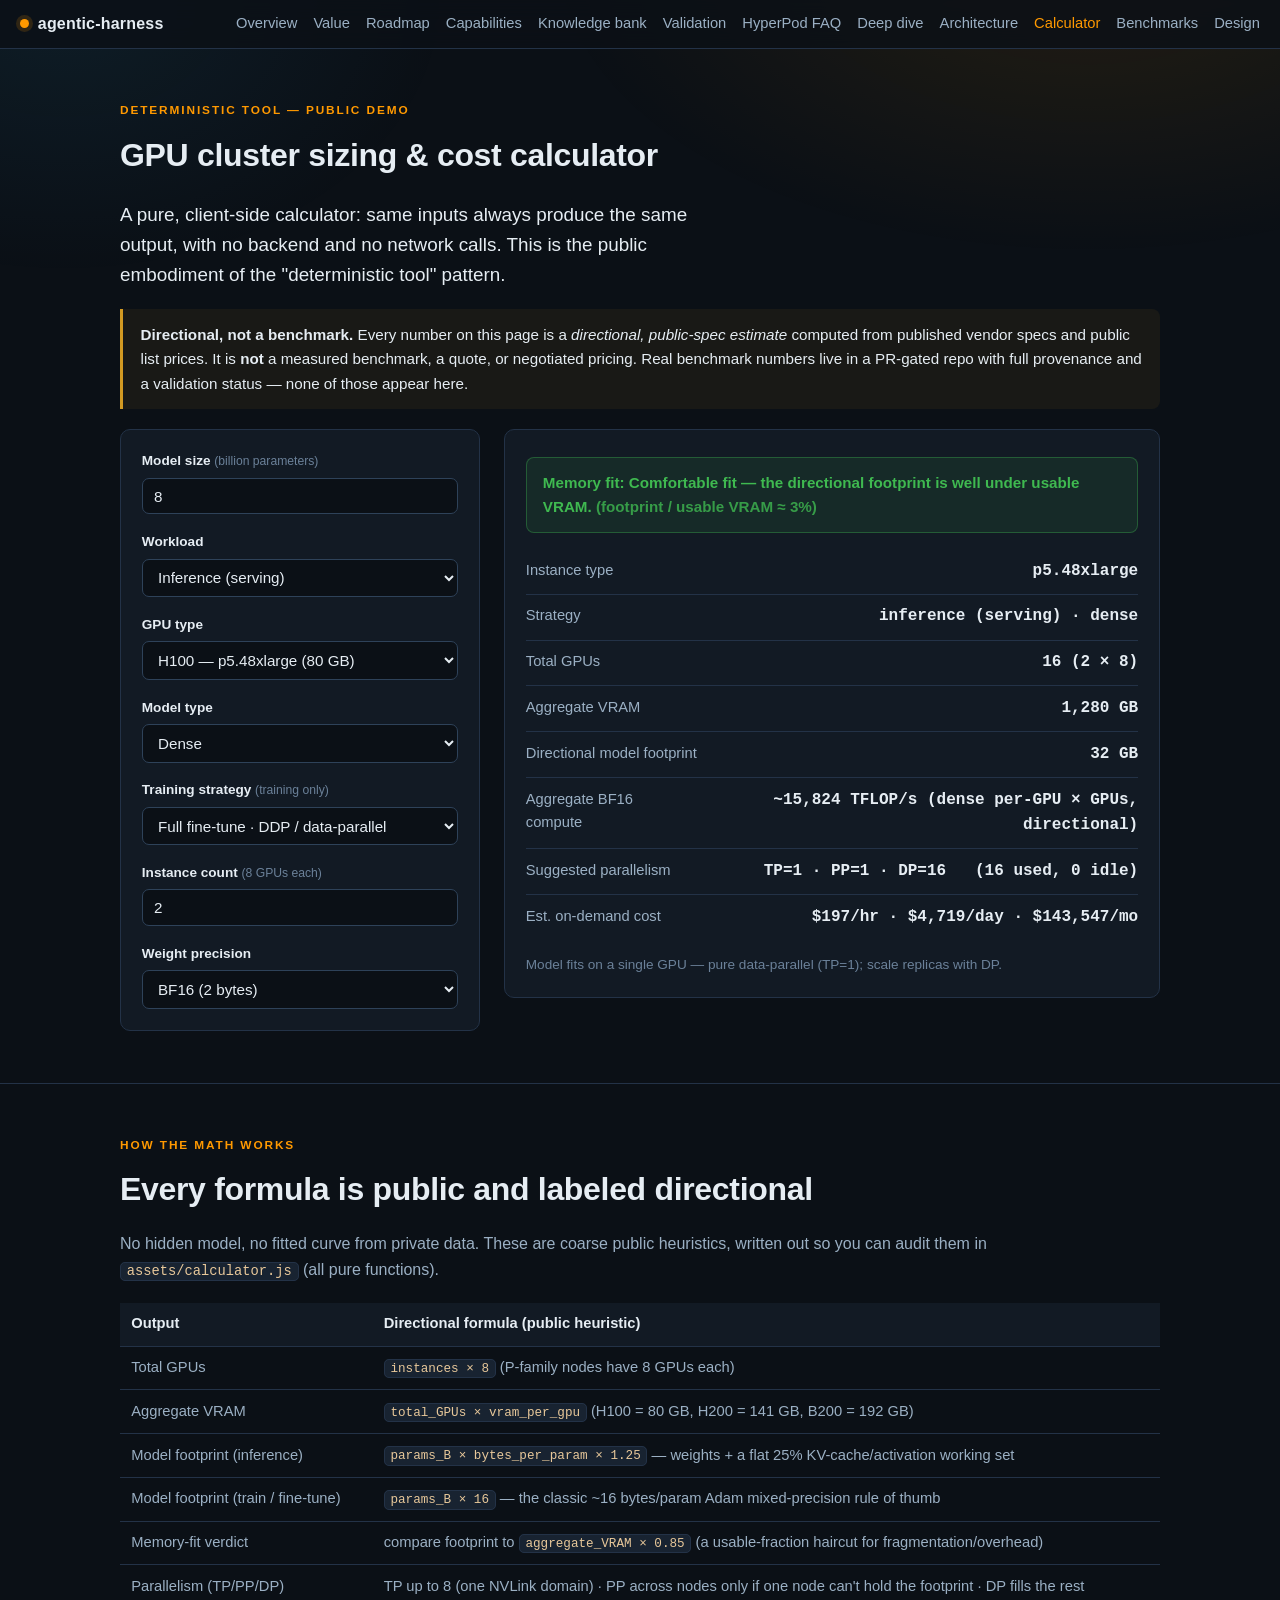
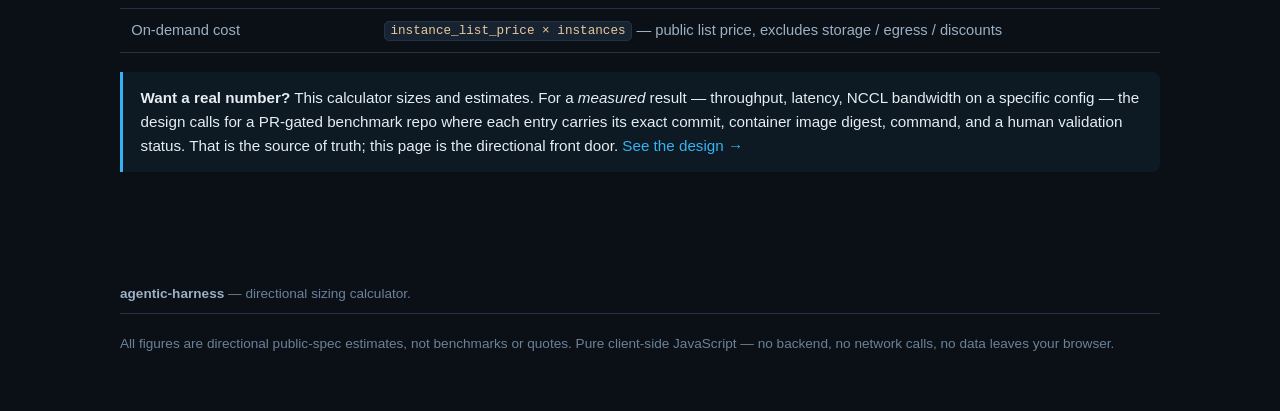
<file: calculator.html>
<!DOCTYPE html>
<html lang="en">
<head>
<meta charset="utf-8">
<meta name="viewport" content="width=device-width, initial-scale=1">
<title>GPU cluster sizing calculator — agentic-harness (directional)</title>
<meta name="description" content="A deterministic, client-side GPU-cluster sizing and cost calculator. Directional public-spec estimates only — not a benchmark.">
<link rel="stylesheet" href="assets/style.css">
</head>
<body>

<nav class="nav">
  <a class="brand" href="index.html"><span class="dot"></span><span class="full">agentic-harness</span></a>
  <div class="links">
    <a href="index.html">Overview</a>
    <a href="value.html">Value</a>
    <a href="roadmap.html">Roadmap</a>
    <a href="capabilities.html">Capabilities</a>
    <a href="knowledge.html">Knowledge bank</a>
    <a href="validation.html">Validation</a>
    <a href="faq.html">HyperPod FAQ</a>
    <a href="deep-dive.html">Deep dive</a>
    <a href="architecture.html">Architecture</a>
    <a href="calculator.html" class="active">Calculator</a>
    <a href="benchmarks.html">Benchmarks</a>
    <a href="design.html">Design</a>
  </div>
</nav>

<section>
  <div class="wrap">
    <p class="eyebrow">Deterministic tool — public demo</p>
    <h2>GPU cluster sizing &amp; cost calculator</h2>
    <p class="lead">
      A pure, client-side calculator: same inputs always produce the same output,
      with no backend and no network calls. This is the public embodiment of the
      "deterministic tool" pattern.
    </p>

    <div class="callout warn">
      <strong>Directional, not a benchmark.</strong> Every number on this page is a
      <em>directional, public-spec estimate</em> computed from published vendor
      specs and public list prices. It is <strong>not</strong> a measured benchmark,
      a quote, or negotiated pricing. Real benchmark numbers live in a PR-gated repo
      with full provenance and a validation status &mdash; none of those appear here.
    </div>

    <div class="calc-grid">
      <!-- ---- inputs ---- -->
      <form class="calc-form" onsubmit="return false">
        <div class="field">
          <label for="params">Model size <span class="hint">(billion parameters)</span></label>
          <input type="number" id="params" value="8" min="0.1" step="0.1">
        </div>
        <div class="field">
          <label for="workload">Workload</label>
          <select id="workload">
            <option value="inference">Inference (serving)</option>
            <option value="finetune">Fine-tune</option>
            <option value="train">Train (full, mixed-precision)</option>
          </select>
        </div>
        <div class="field">
          <label for="gpu">GPU type</label>
          <select id="gpu">
            <option value="H100">H100 — p5.48xlarge (80 GB)</option>
            <option value="H200">H200 — p5en.48xlarge (141 GB)</option>
            <option value="B200">B200 — p6-b200.48xlarge (192 GB)</option>
          </select>
        </div>
        <div class="field">
          <label for="modelType">Model type</label>
          <select id="modelType">
            <option value="dense">Dense</option>
            <option value="moe">MoE / mixture-of-experts (all experts resident)</option>
          </select>
        </div>
        <div class="field">
          <label for="strategy">Training strategy <span class="hint">(training only)</span></label>
          <select id="strategy">
            <option value="full_ddp">Full fine-tune · DDP / data-parallel</option>
            <option value="full_fsdp">Full fine-tune · FSDP / ZeRO-3 (sharded)</option>
            <option value="full_zero2">Full fine-tune · ZeRO-2</option>
            <option value="lora">LoRA</option>
            <option value="qlora">QLoRA (4-bit base)</option>
          </select>
        </div>
        <div class="field">
          <label for="instances">Instance count <span class="hint">(8 GPUs each)</span></label>
          <input type="number" id="instances" value="2" min="1" step="1">
        </div>
        <div class="field" style="margin-bottom:0">
          <label for="precision">Weight precision</label>
          <select id="precision">
            <option value="bf16">BF16 (2 bytes)</option>
            <option value="fp16">FP16 (2 bytes)</option>
            <option value="fp8">FP8 (1 byte)</option>
            <option value="int8">INT8 (1 byte)</option>
          </select>
        </div>
      </form>

      <!-- ---- outputs ---- -->
      <div class="result-panel">
        <div id="verdict" class="verdict fit">&hellip;</div>
        <div id="results"></div>
        <p id="par-note" style="font-size:.85rem; color:var(--text-mute); margin:.9rem 0 0"></p>
      </div>
    </div>
  </div>
</section>

<!-- ---- how the numbers are derived (transparency) ---- -->
<section>
  <div class="wrap">
    <p class="eyebrow">How the math works</p>
    <h2>Every formula is public and labeled directional</h2>
    <p>No hidden model, no fitted curve from private data. These are coarse public
      heuristics, written out so you can audit them in
      <code>assets/calculator.js</code> (all pure functions).</p>

    <table style="margin-top:1.25rem">
      <thead><tr><th>Output</th><th>Directional formula (public heuristic)</th></tr></thead>
      <tbody>
        <tr>
          <td>Total GPUs</td>
          <td><code>instances &times; 8</code> (P-family nodes have 8 GPUs each)</td>
        </tr>
        <tr>
          <td>Aggregate VRAM</td>
          <td><code>total_GPUs &times; vram_per_gpu</code> (H100 = 80&nbsp;GB, H200 = 141&nbsp;GB, B200 = 192&nbsp;GB)</td>
        </tr>
        <tr>
          <td>Model footprint (inference)</td>
          <td><code>params_B &times; bytes_per_param &times; 1.25</code> &mdash; weights + a flat 25% KV-cache/activation working set</td>
        </tr>
        <tr>
          <td>Model footprint (train / fine-tune)</td>
          <td><code>params_B &times; 16</code> &mdash; the classic ~16 bytes/param Adam mixed-precision rule of thumb</td>
        </tr>
        <tr>
          <td>Memory-fit verdict</td>
          <td>compare footprint to <code>aggregate_VRAM &times; 0.85</code> (a usable-fraction haircut for fragmentation/overhead)</td>
        </tr>
        <tr>
          <td>Parallelism (TP/PP/DP)</td>
          <td>TP up to 8 (one NVLink domain) &middot; PP across nodes only if one node can't hold the footprint &middot; DP fills the rest</td>
        </tr>
        <tr>
          <td>On-demand cost</td>
          <td><code>instance_list_price &times; instances</code> &mdash; public list price, excludes storage / egress / discounts</td>
        </tr>
      </tbody>
    </table>

    <div class="callout">
      <strong>Want a real number?</strong> This calculator sizes and estimates.
      For a <em>measured</em> result &mdash; throughput, latency, NCCL bandwidth on a
      specific config &mdash; the design calls for a PR-gated benchmark repo where
      each entry carries its exact commit, container image digest, command, and a
      human validation status. That is the source of truth; this page is the
      directional front door. <a href="architecture.html">See the design &rarr;</a>
    </div>
  </div>
</section>

<footer>
  <div class="wrap">
    <div><strong style="color:var(--text-dim)">agentic-harness</strong> &mdash; directional sizing calculator.</div>
    <div class="note">
      All figures are directional public-spec estimates, not benchmarks or quotes.
      Pure client-side JavaScript &mdash; no backend, no network calls, no data leaves your browser.
    </div>
  </div>
</footer>

<script src="assets/calculator.js"></script>
</body>
</html>
</file>
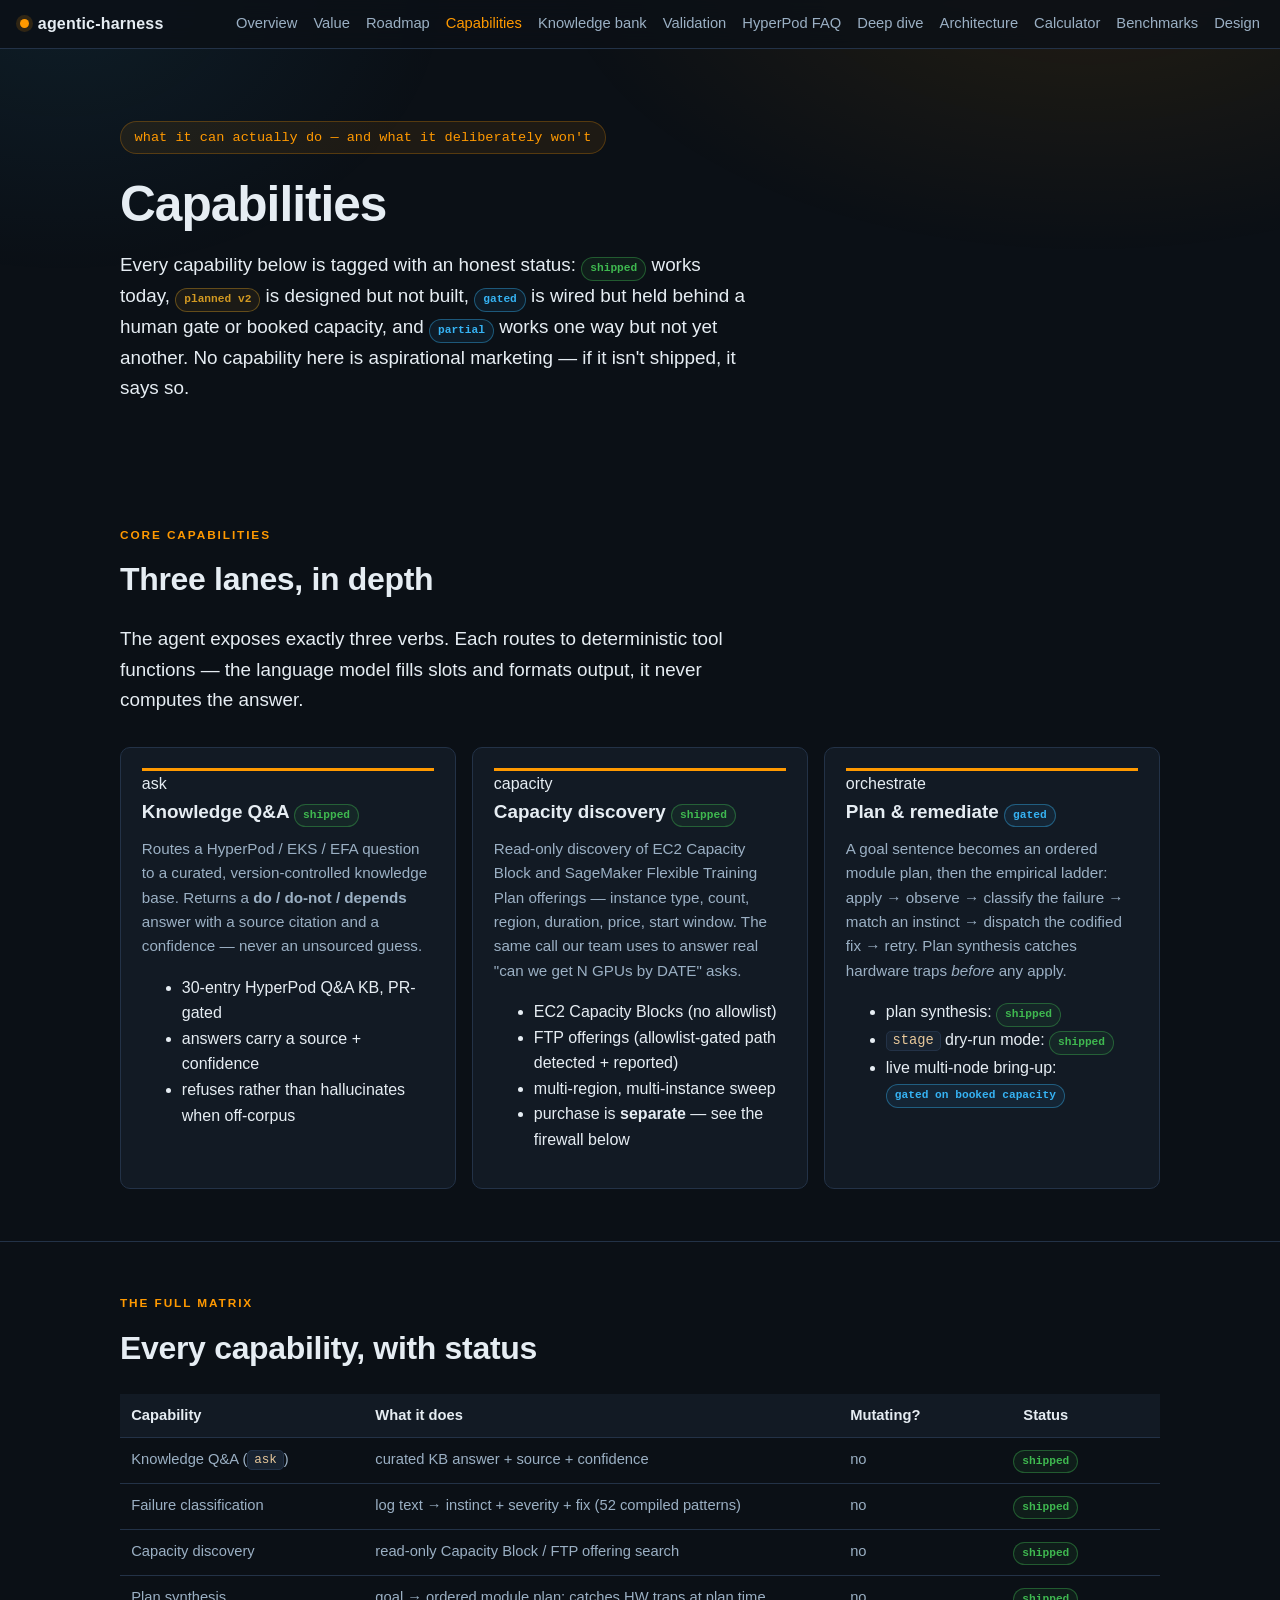
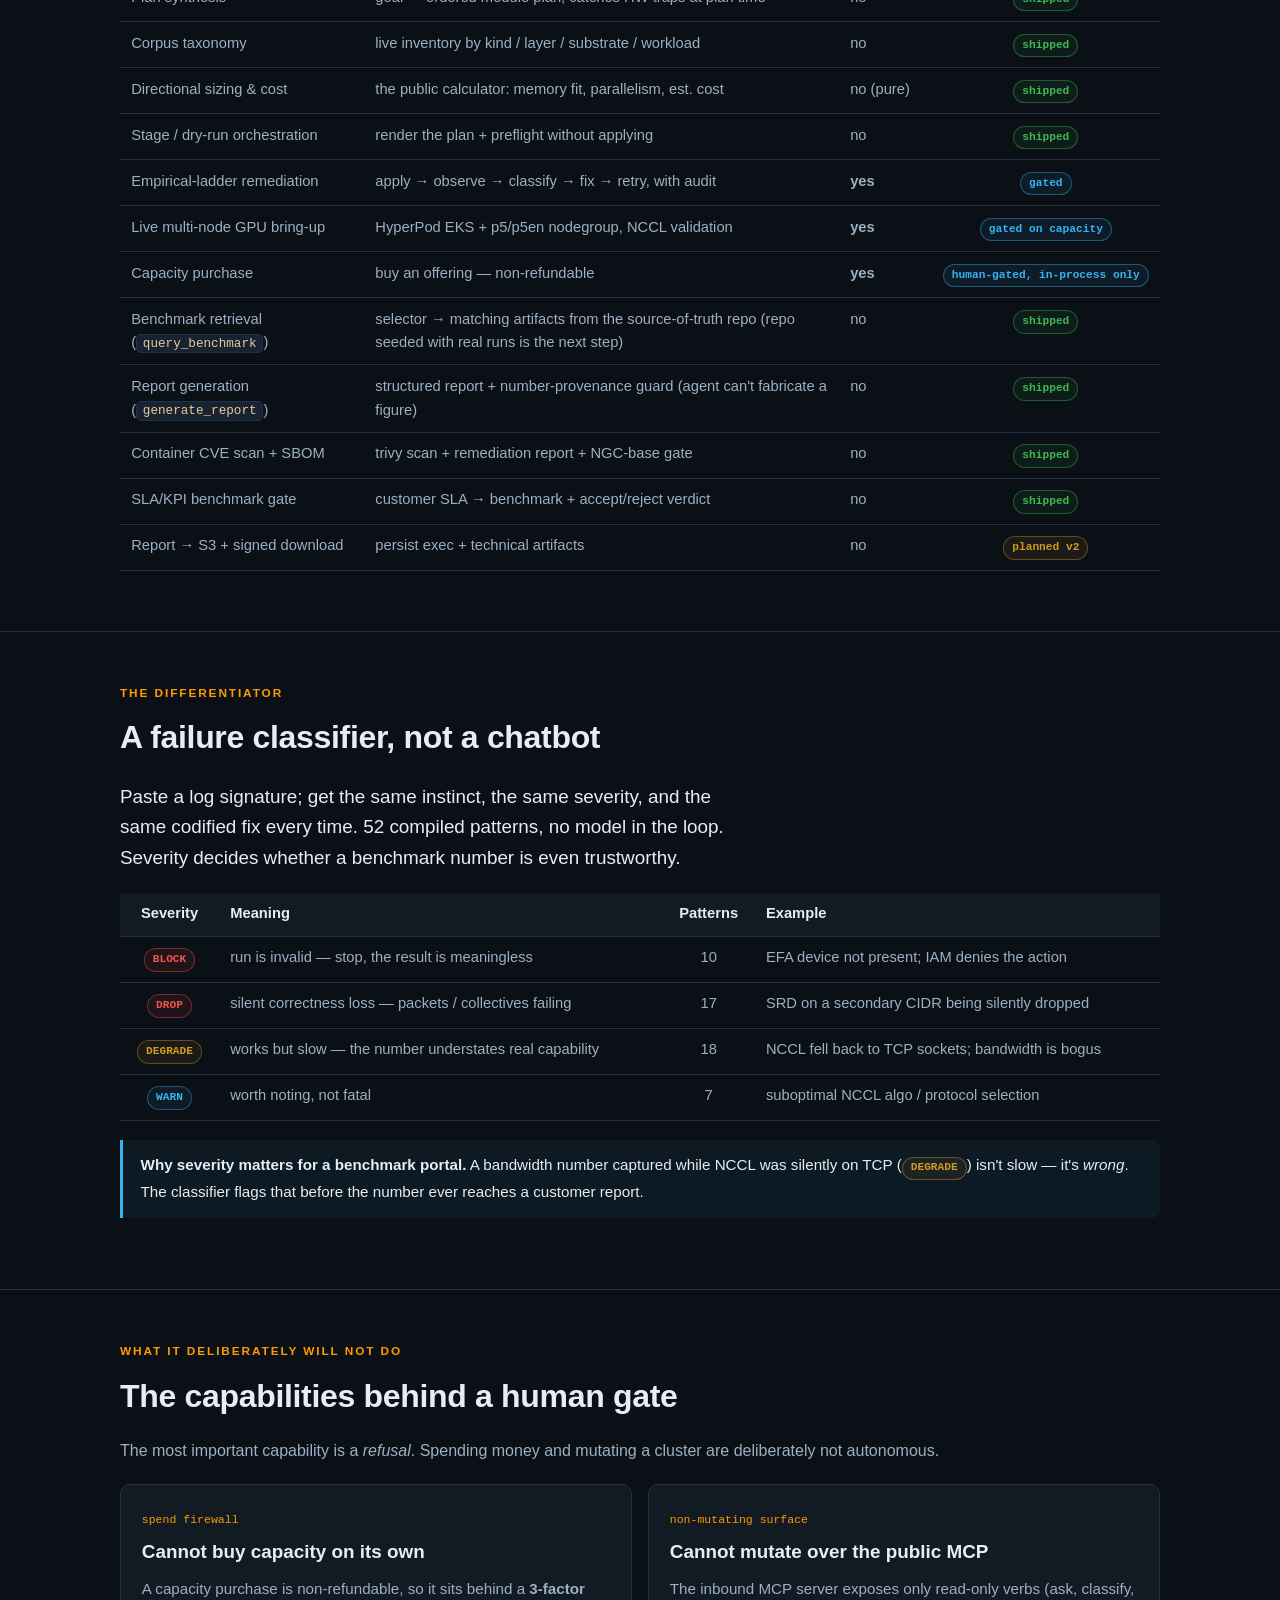
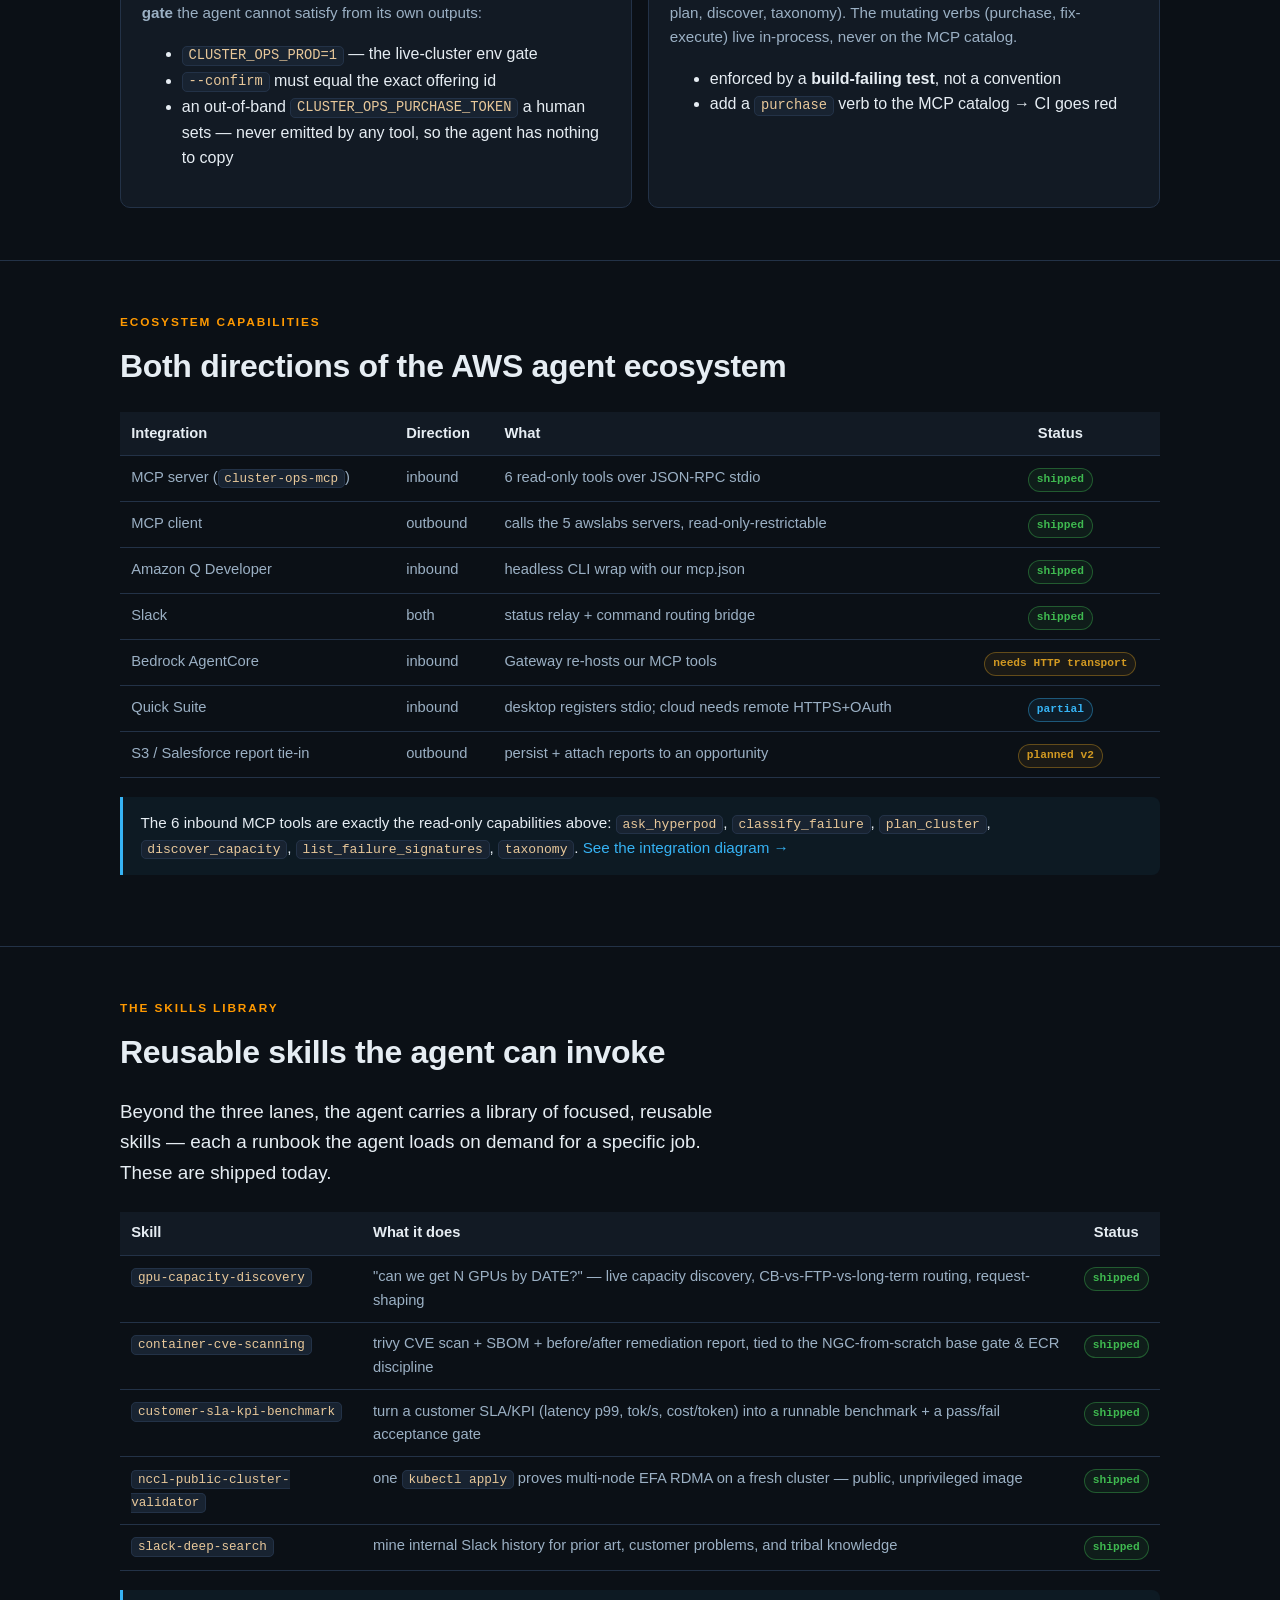
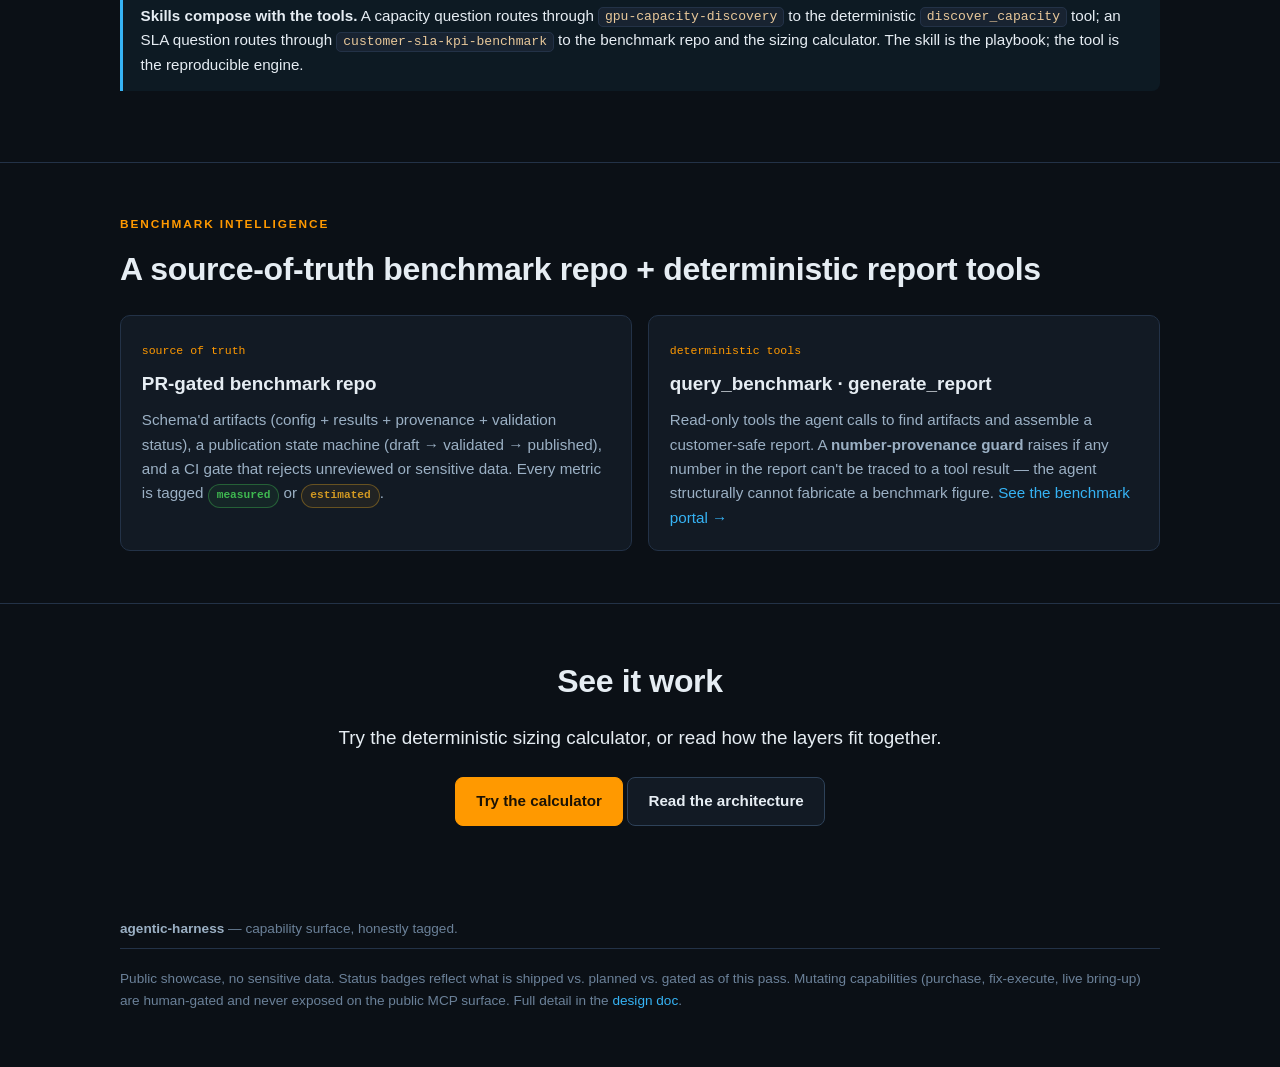
<file: capabilities.html>
<!DOCTYPE html>
<html lang="en">
<head>
<meta charset="utf-8">
<meta name="viewport" content="width=device-width, initial-scale=1">
<title>Capabilities — agentic-harness</title>
<meta name="description" content="What the agentic-harness agent can do: the three lanes, the deterministic failure classifier, capacity discovery, the safety firewall, and AWS-ecosystem integration — with honest shipped / planned / gated status.">
<link rel="stylesheet" href="assets/style.css">
</head>
<body>

<nav class="nav">
  <a class="brand" href="index.html"><span class="dot"></span><span class="full">agentic-harness</span></a>
  <div class="links">
    <a href="index.html">Overview</a>
    <a href="value.html">Value</a>
    <a href="roadmap.html">Roadmap</a>
    <a href="capabilities.html" class="active">Capabilities</a>
    <a href="knowledge.html">Knowledge bank</a>
    <a href="validation.html">Validation</a>
    <a href="faq.html">HyperPod FAQ</a>
    <a href="deep-dive.html">Deep dive</a>
    <a href="architecture.html">Architecture</a>
    <a href="calculator.html">Calculator</a>
    <a href="benchmarks.html">Benchmarks</a>
    <a href="design.html">Design</a>
  </div>
</nav>

<!-- ---- header ---- -->
<header class="hero">
  <div class="wrap">
    <span class="tagline">what it can actually do &mdash; and what it deliberately won't</span>
    <h1>Capabilities</h1>
    <p class="lead">
      Every capability below is tagged with an honest status:
      <span class="badge ship">shipped</span> works today,
      <span class="badge v2">planned&nbsp;v2</span> is designed but not built,
      <span class="badge gated">gated</span> is wired but held behind a human gate or booked capacity, and
      <span class="badge warn2">partial</span> works one way but not yet another.
      No capability here is aspirational marketing &mdash; if it isn't shipped, it says so.
    </p>
  </div>
</header>

<!-- ---- the three lanes, expanded ---- -->
<section>
  <div class="wrap">
    <p class="eyebrow">Core capabilities</p>
    <h2>Three lanes, in depth</h2>
    <p class="lead" style="margin-bottom:2rem">
      The agent exposes exactly three verbs. Each routes to deterministic tool
      functions &mdash; the language model fills slots and formats output, it never
      computes the answer.
    </p>

    <div class="grid cols-3">
      <div class="card">
        <div class="lane verb">ask</div>
        <h3>Knowledge Q&amp;A <span class="badge ship">shipped</span></h3>
        <p>Routes a HyperPod / EKS / EFA question to a curated, version-controlled
          knowledge base. Returns a <strong>do / do-not / depends</strong> answer
          with a source citation and a confidence &mdash; never an unsourced guess.</p>
        <ul class="feat">
          <li>30-entry HyperPod Q&amp;A KB, PR-gated</li>
          <li>answers carry a source + confidence</li>
          <li>refuses rather than hallucinates when off-corpus</li>
        </ul>
      </div>

      <div class="card">
        <div class="lane verb">capacity</div>
        <h3>Capacity discovery <span class="badge ship">shipped</span></h3>
        <p>Read-only discovery of EC2 Capacity Block and SageMaker Flexible Training
          Plan offerings &mdash; instance type, count, region, duration, price, start
          window. The same call our team uses to answer real "can we get N GPUs by
          DATE" asks.</p>
        <ul class="feat">
          <li>EC2 Capacity Blocks (no allowlist)</li>
          <li>FTP offerings (allowlist-gated path detected + reported)</li>
          <li>multi-region, multi-instance sweep</li>
          <li>purchase is <strong>separate</strong> &mdash; see the firewall below</li>
        </ul>
      </div>

      <div class="card">
        <div class="lane verb">orchestrate</div>
        <h3>Plan &amp; remediate <span class="badge gated">gated</span></h3>
        <p>A goal sentence becomes an ordered module plan, then the empirical ladder:
          apply &rarr; observe &rarr; classify the failure &rarr; match an instinct
          &rarr; dispatch the codified fix &rarr; retry. Plan synthesis catches
          hardware traps <em>before</em> any apply.</p>
        <ul class="feat">
          <li>plan synthesis: <span class="badge ship">shipped</span></li>
          <li><code>stage</code> dry-run mode: <span class="badge ship">shipped</span></li>
          <li>live multi-node bring-up: <span class="badge gated">gated on booked capacity</span></li>
        </ul>
      </div>
    </div>
  </div>
</section>

<!-- ---- master capability matrix ---- -->
<section>
  <div class="wrap">
    <p class="eyebrow">The full matrix</p>
    <h2>Every capability, with status</h2>
    <table style="margin-top:1.25rem">
      <thead><tr><th>Capability</th><th>What it does</th><th>Mutating?</th><th class="cap-cell">Status</th></tr></thead>
      <tbody>
        <tr><td>Knowledge Q&amp;A (<code>ask</code>)</td><td>curated KB answer + source + confidence</td><td>no</td><td class="cap-cell"><span class="badge ship">shipped</span></td></tr>
        <tr><td>Failure classification</td><td>log text &rarr; instinct + severity + fix (52 compiled patterns)</td><td>no</td><td class="cap-cell"><span class="badge ship">shipped</span></td></tr>
        <tr><td>Capacity discovery</td><td>read-only Capacity Block / FTP offering search</td><td>no</td><td class="cap-cell"><span class="badge ship">shipped</span></td></tr>
        <tr><td>Plan synthesis</td><td>goal &rarr; ordered module plan; catches HW traps at plan time</td><td>no</td><td class="cap-cell"><span class="badge ship">shipped</span></td></tr>
        <tr><td>Corpus taxonomy</td><td>live inventory by kind / layer / substrate / workload</td><td>no</td><td class="cap-cell"><span class="badge ship">shipped</span></td></tr>
        <tr><td>Directional sizing &amp; cost</td><td>the public calculator: memory fit, parallelism, est. cost</td><td>no (pure)</td><td class="cap-cell"><span class="badge ship">shipped</span></td></tr>
        <tr><td>Stage / dry-run orchestration</td><td>render the plan + preflight without applying</td><td>no</td><td class="cap-cell"><span class="badge ship">shipped</span></td></tr>
        <tr><td>Empirical-ladder remediation</td><td>apply &rarr; observe &rarr; classify &rarr; fix &rarr; retry, with audit</td><td><strong>yes</strong></td><td class="cap-cell"><span class="badge gated">gated</span></td></tr>
        <tr><td>Live multi-node GPU bring-up</td><td>HyperPod EKS + p5/p5en nodegroup, NCCL validation</td><td><strong>yes</strong></td><td class="cap-cell"><span class="badge gated">gated on capacity</span></td></tr>
        <tr><td>Capacity purchase</td><td>buy an offering &mdash; non-refundable</td><td><strong>yes</strong></td><td class="cap-cell"><span class="badge warn2">human-gated, in-process only</span></td></tr>
        <tr><td>Benchmark retrieval (<code>query_benchmark</code>)</td><td>selector &rarr; matching artifacts from the source-of-truth repo (repo seeded with real runs is the next step)</td><td>no</td><td class="cap-cell"><span class="badge ship">shipped</span></td></tr>
        <tr><td>Report generation (<code>generate_report</code>)</td><td>structured report + number-provenance guard (agent can't fabricate a figure)</td><td>no</td><td class="cap-cell"><span class="badge ship">shipped</span></td></tr>
        <tr><td>Container CVE scan + SBOM</td><td>trivy scan + remediation report + NGC-base gate</td><td>no</td><td class="cap-cell"><span class="badge ship">shipped</span></td></tr>
        <tr><td>SLA/KPI benchmark gate</td><td>customer SLA &rarr; benchmark + accept/reject verdict</td><td>no</td><td class="cap-cell"><span class="badge ship">shipped</span></td></tr>
        <tr><td>Report &rarr; S3 + signed download</td><td>persist exec + technical artifacts</td><td>no</td><td class="cap-cell"><span class="badge v2">planned v2</span></td></tr>
      </tbody>
    </table>
  </div>
</section>

<!-- ---- deterministic failure classifier ---- -->
<section>
  <div class="wrap">
    <p class="eyebrow">The differentiator</p>
    <h2>A failure classifier, not a chatbot</h2>
    <p class="lead">
      Paste a log signature; get the same instinct, the same severity, and the same
      codified fix every time. 52 compiled patterns, no model in the loop. Severity
      decides whether a benchmark number is even trustworthy.
    </p>
    <table style="margin-top:1.25rem">
      <thead><tr><th class="cap-cell">Severity</th><th>Meaning</th><th class="cap-cell">Patterns</th><th>Example</th></tr></thead>
      <tbody>
        <tr><td class="cap-cell"><span class="badge block">BLOCK</span></td><td>run is invalid &mdash; stop, the result is meaningless</td><td class="cap-cell">10</td><td>EFA device not present; IAM denies the action</td></tr>
        <tr><td class="cap-cell"><span class="badge drop">DROP</span></td><td>silent correctness loss &mdash; packets / collectives failing</td><td class="cap-cell">17</td><td>SRD on a secondary CIDR being silently dropped</td></tr>
        <tr><td class="cap-cell"><span class="badge degr">DEGRADE</span></td><td>works but slow &mdash; the number understates real capability</td><td class="cap-cell">18</td><td>NCCL fell back to TCP sockets; bandwidth is bogus</td></tr>
        <tr><td class="cap-cell"><span class="badge warn2">WARN</span></td><td>worth noting, not fatal</td><td class="cap-cell">7</td><td>suboptimal NCCL algo / protocol selection</td></tr>
      </tbody>
    </table>
    <div class="callout">
      <strong>Why severity matters for a benchmark portal.</strong> A bandwidth
      number captured while NCCL was silently on TCP (<span class="badge degr">DEGRADE</span>)
      isn't slow &mdash; it's <em>wrong</em>. The classifier flags that before the
      number ever reaches a customer report.
    </div>
  </div>
</section>

<!-- ---- safety firewall ---- -->
<section>
  <div class="wrap">
    <p class="eyebrow">What it deliberately will not do</p>
    <h2>The capabilities behind a human gate</h2>
    <p>The most important capability is a <em>refusal</em>. Spending money and mutating
      a cluster are deliberately not autonomous.</p>
    <div class="grid cols-2" style="margin-top:1.25rem">
      <div class="card">
        <span class="tag">spend firewall</span>
        <h3>Cannot buy capacity on its own</h3>
        <p>A capacity purchase is non-refundable, so it sits behind a
          <strong>3-factor gate</strong> the agent cannot satisfy from its own outputs:</p>
        <ul class="feat">
          <li><code>CLUSTER_OPS_PROD=1</code> &mdash; the live-cluster env gate</li>
          <li><code>--confirm</code> must equal the exact offering id</li>
          <li>an out-of-band <code>CLUSTER_OPS_PURCHASE_TOKEN</code> a human sets &mdash; never emitted by any tool, so the agent has nothing to copy</li>
        </ul>
      </div>
      <div class="card">
        <span class="tag">non-mutating surface</span>
        <h3>Cannot mutate over the public MCP</h3>
        <p>The inbound MCP server exposes only read-only verbs (ask, classify, plan,
          discover, taxonomy). The mutating verbs (purchase, fix-execute) live
          in-process, never on the MCP catalog.</p>
        <ul class="feat">
          <li>enforced by a <strong>build-failing test</strong>, not a convention</li>
          <li>add a <code>purchase</code> verb to the MCP catalog &rarr; CI goes red</li>
        </ul>
      </div>
    </div>
  </div>
</section>

<!-- ---- integration capabilities ---- -->
<section>
  <div class="wrap">
    <p class="eyebrow">Ecosystem capabilities</p>
    <h2>Both directions of the AWS agent ecosystem</h2>
    <table style="margin-top:1.25rem">
      <thead><tr><th>Integration</th><th>Direction</th><th>What</th><th class="cap-cell">Status</th></tr></thead>
      <tbody>
        <tr><td>MCP server (<code>cluster-ops-mcp</code>)</td><td>inbound</td><td>6 read-only tools over JSON-RPC stdio</td><td class="cap-cell"><span class="badge ship">shipped</span></td></tr>
        <tr><td>MCP client</td><td>outbound</td><td>calls the 5 awslabs servers, read-only-restrictable</td><td class="cap-cell"><span class="badge ship">shipped</span></td></tr>
        <tr><td>Amazon Q Developer</td><td>inbound</td><td>headless CLI wrap with our mcp.json</td><td class="cap-cell"><span class="badge ship">shipped</span></td></tr>
        <tr><td>Slack</td><td>both</td><td>status relay + command routing bridge</td><td class="cap-cell"><span class="badge ship">shipped</span></td></tr>
        <tr><td>Bedrock AgentCore</td><td>inbound</td><td>Gateway re-hosts our MCP tools</td><td class="cap-cell"><span class="badge v2">needs HTTP transport</span></td></tr>
        <tr><td>Quick Suite</td><td>inbound</td><td>desktop registers stdio; cloud needs remote HTTPS+OAuth</td><td class="cap-cell"><span class="badge warn2">partial</span></td></tr>
        <tr><td>S3 / Salesforce report tie-in</td><td>outbound</td><td>persist + attach reports to an opportunity</td><td class="cap-cell"><span class="badge v2">planned v2</span></td></tr>
      </tbody>
    </table>
    <div class="callout">
      The 6 inbound MCP tools are exactly the read-only capabilities above:
      <code>ask_hyperpod</code>, <code>classify_failure</code>, <code>plan_cluster</code>,
      <code>discover_capacity</code>, <code>list_failure_signatures</code>,
      <code>taxonomy</code>. <a href="architecture.html">See the integration diagram &rarr;</a>
    </div>
  </div>
</section>

<!-- ---- skills library ---- -->
<section>
  <div class="wrap">
    <p class="eyebrow">The skills library</p>
    <h2>Reusable skills the agent can invoke</h2>
    <p class="lead" style="margin-bottom:1.5rem">
      Beyond the three lanes, the agent carries a library of focused, reusable
      skills &mdash; each a runbook the agent loads on demand for a specific job.
      These are shipped today.
    </p>
    <table>
      <thead><tr><th>Skill</th><th>What it does</th><th class="cap-cell">Status</th></tr></thead>
      <tbody>
        <tr><td><code>gpu-capacity-discovery</code></td><td>"can we get N GPUs by DATE?" &mdash; live capacity discovery, CB-vs-FTP-vs-long-term routing, request-shaping</td><td class="cap-cell"><span class="badge ship">shipped</span></td></tr>
        <tr><td><code>container-cve-scanning</code></td><td>trivy CVE scan + SBOM + before/after remediation report, tied to the NGC-from-scratch base gate &amp; ECR discipline</td><td class="cap-cell"><span class="badge ship">shipped</span></td></tr>
        <tr><td><code>customer-sla-kpi-benchmark</code></td><td>turn a customer SLA/KPI (latency p99, tok/s, cost/token) into a runnable benchmark + a pass/fail acceptance gate</td><td class="cap-cell"><span class="badge ship">shipped</span></td></tr>
        <tr><td><code>nccl-public-cluster-validator</code></td><td>one <code>kubectl apply</code> proves multi-node EFA RDMA on a fresh cluster &mdash; public, unprivileged image</td><td class="cap-cell"><span class="badge ship">shipped</span></td></tr>
        <tr><td><code>slack-deep-search</code></td><td>mine internal Slack history for prior art, customer problems, and tribal knowledge</td><td class="cap-cell"><span class="badge ship">shipped</span></td></tr>
      </tbody>
    </table>
    <div class="callout">
      <strong>Skills compose with the tools.</strong> A capacity question routes
      through <code>gpu-capacity-discovery</code> to the deterministic
      <code>discover_capacity</code> tool; an SLA question routes through
      <code>customer-sla-kpi-benchmark</code> to the benchmark repo and the sizing
      calculator. The skill is the playbook; the tool is the reproducible engine.
    </div>
  </div>
</section>

<!-- ---- benchmark portal ---- -->
<section>
  <div class="wrap">
    <p class="eyebrow">Benchmark intelligence</p>
    <h2>A source-of-truth benchmark repo + deterministic report tools</h2>
    <div class="grid cols-2" style="margin-top:1.25rem">
      <div class="card">
        <span class="tag">source of truth</span>
        <h3>PR-gated benchmark repo</h3>
        <p>Schema'd artifacts (config + results + provenance + validation status),
          a publication state machine (draft &rarr; validated &rarr; published), and a
          CI gate that rejects unreviewed or sensitive data. Every metric is tagged
          <span class="badge ship">measured</span> or <span class="badge v2">estimated</span>.</p>
      </div>
      <div class="card">
        <span class="tag">deterministic tools</span>
        <h3>query_benchmark &middot; generate_report</h3>
        <p>Read-only tools the agent calls to find artifacts and assemble a
          customer-safe report. A <strong>number-provenance guard</strong> raises if
          any number in the report can't be traced to a tool result &mdash; the agent
          structurally cannot fabricate a benchmark figure. <a href="benchmarks.html">See the benchmark portal &rarr;</a></p>
      </div>
    </div>
  </div>
</section>

<!-- ---- cta ---- -->
<section>
  <div class="wrap" style="text-align:center">
    <h2>See it work</h2>
    <p class="lead" style="margin:0 auto 1.5rem">
      Try the deterministic sizing calculator, or read how the layers fit together.
    </p>
    <div class="cta" style="justify-content:center">
      <a class="btn primary" href="calculator.html">Try the calculator</a>
      <a class="btn" href="architecture.html">Read the architecture</a>
    </div>
  </div>
</section>

<footer>
  <div class="wrap">
    <div><strong style="color:var(--text-dim)">agentic-harness</strong> &mdash; capability surface, honestly tagged.</div>
    <div class="note">
      Public showcase, no sensitive data. Status badges reflect what is shipped vs.
      planned vs. gated as of this pass. Mutating capabilities (purchase, fix-execute,
      live bring-up) are human-gated and never exposed on the public MCP surface.
      Full detail in the <a href="design.html">design doc</a>.
    </div>
  </div>
</footer>

</body>
</html>
</file>
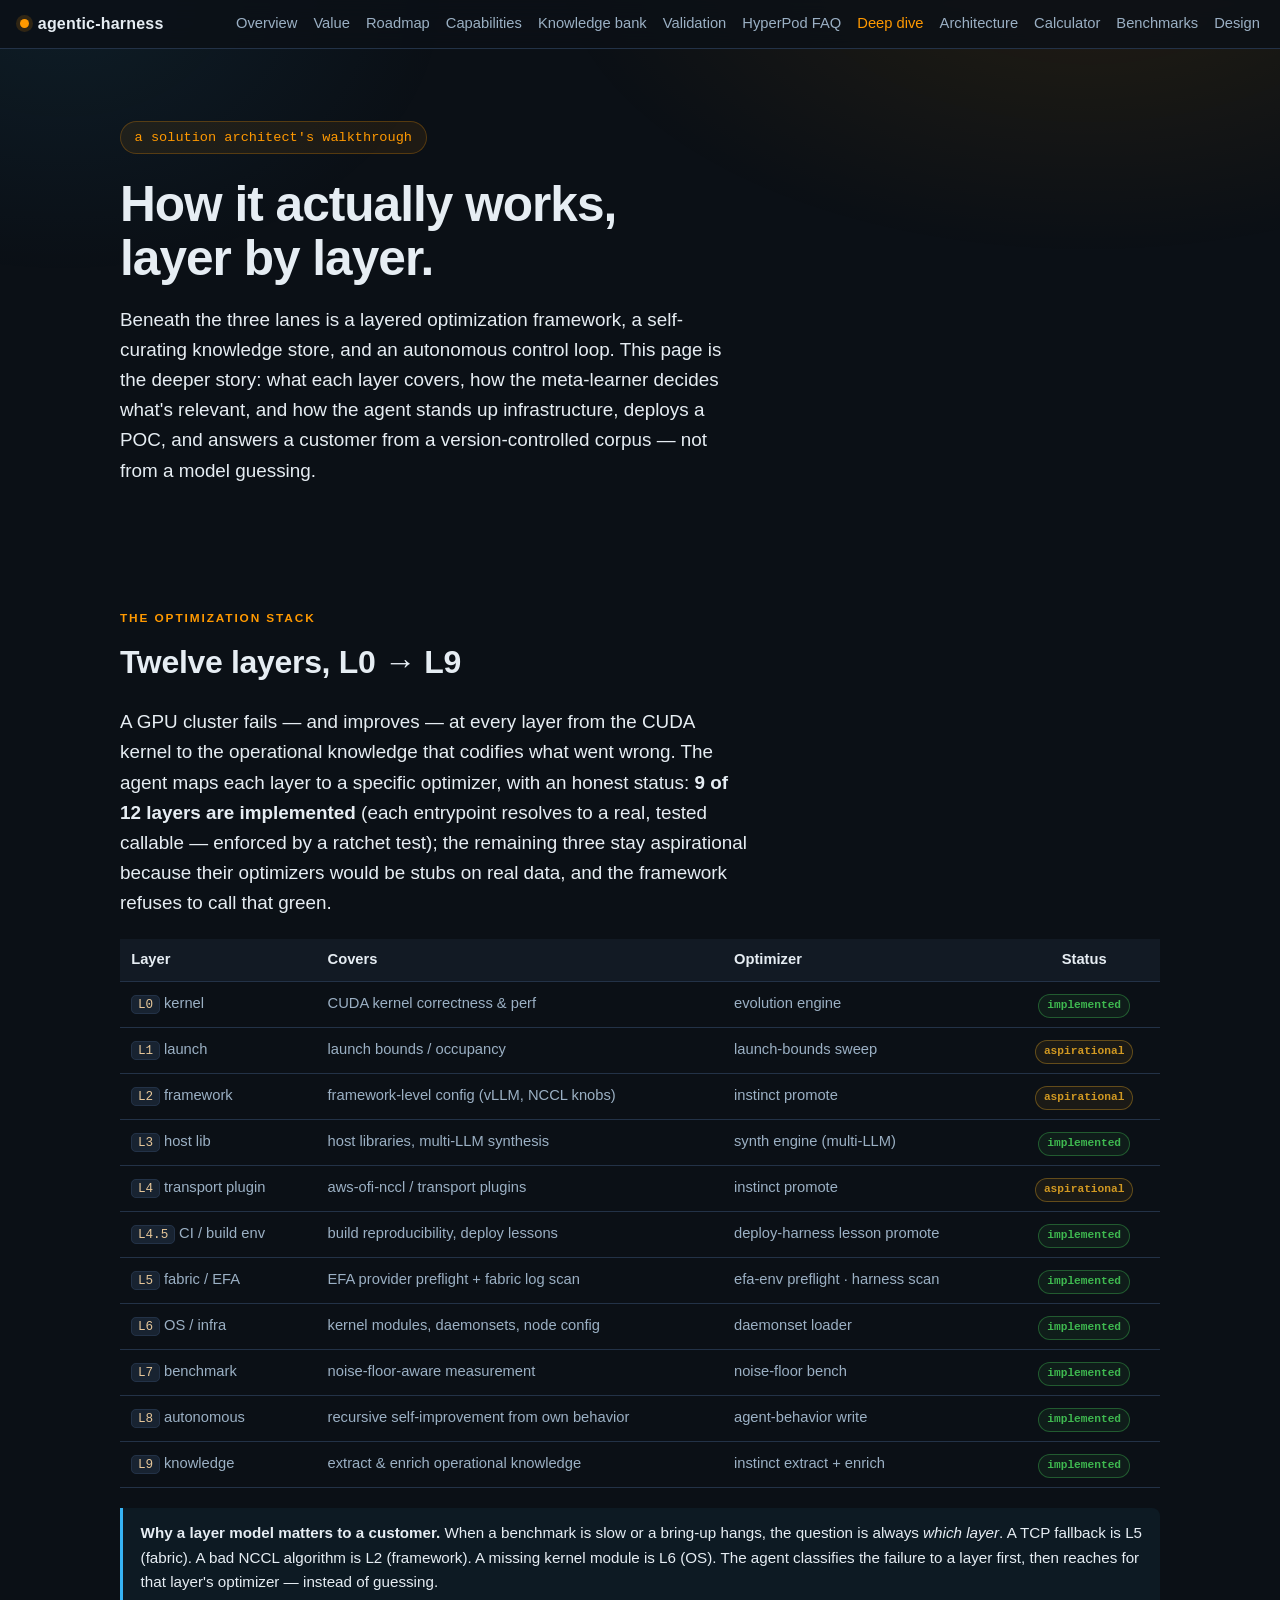
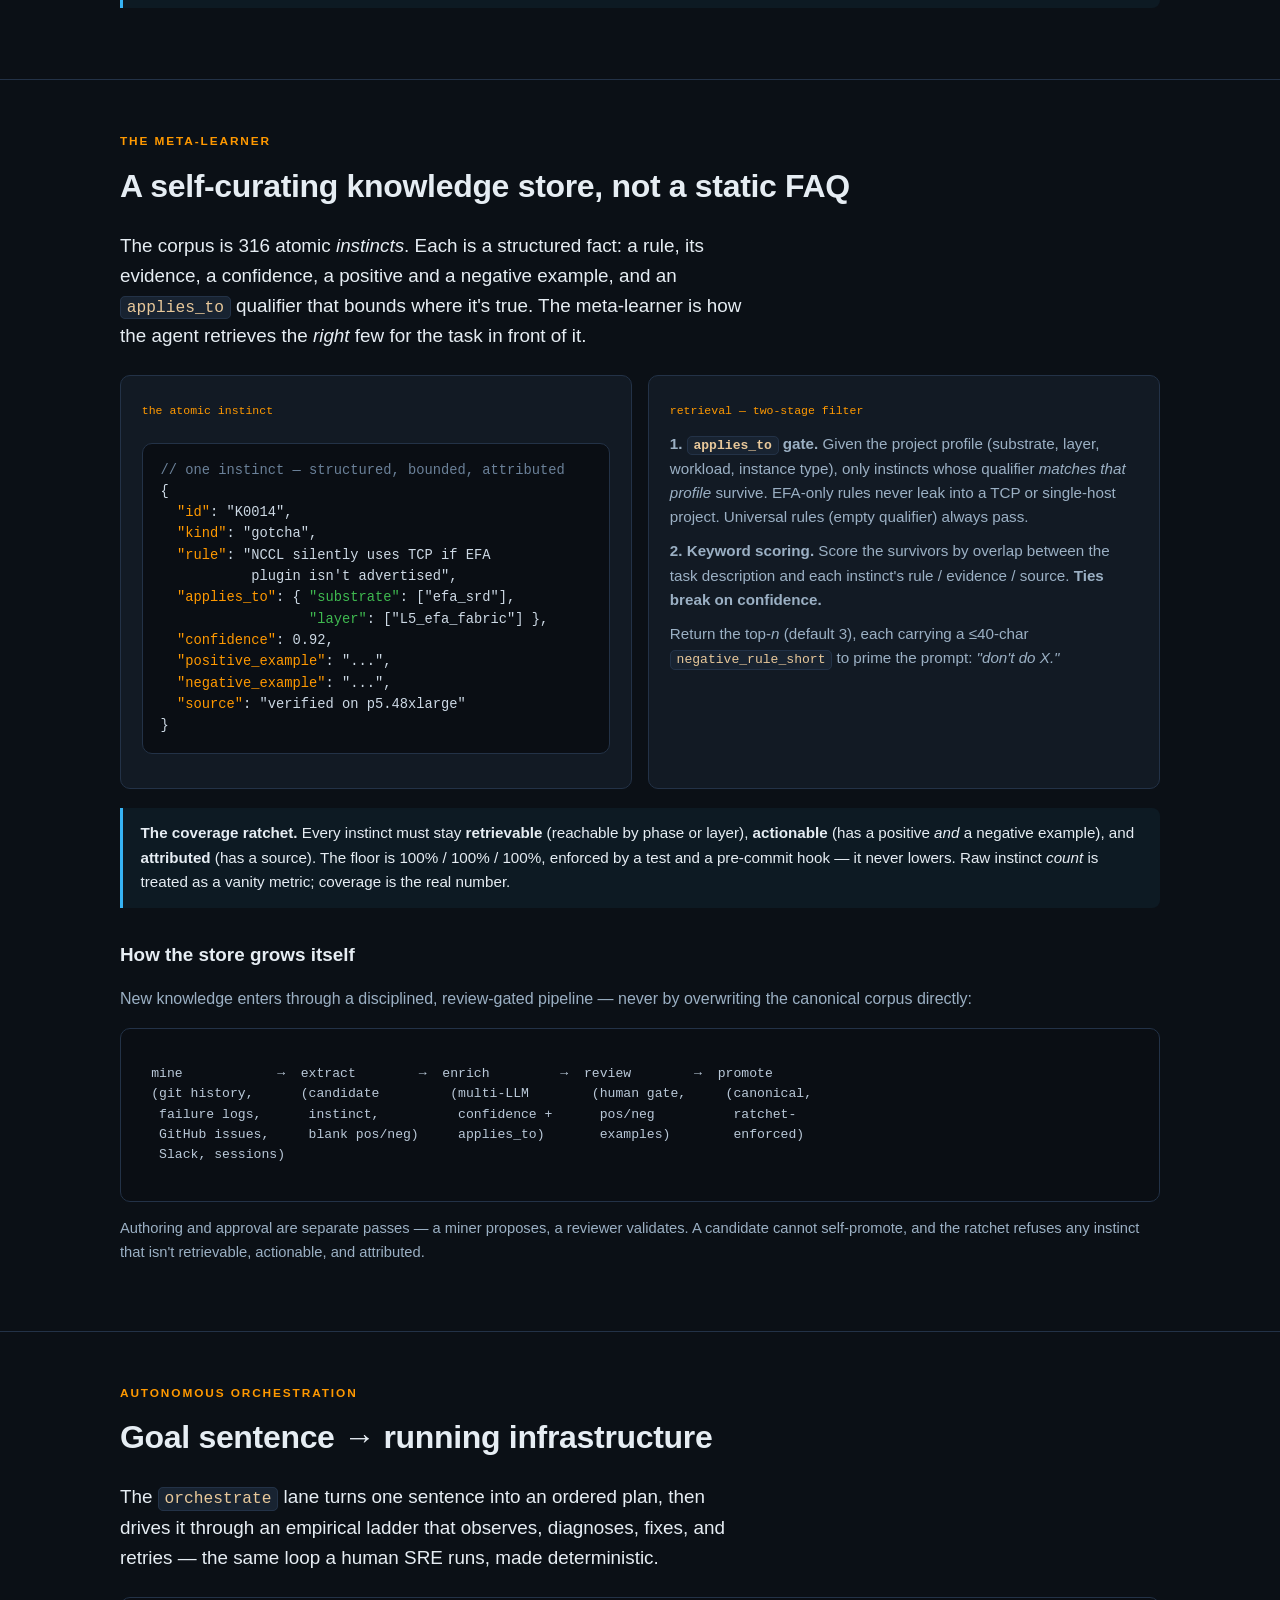
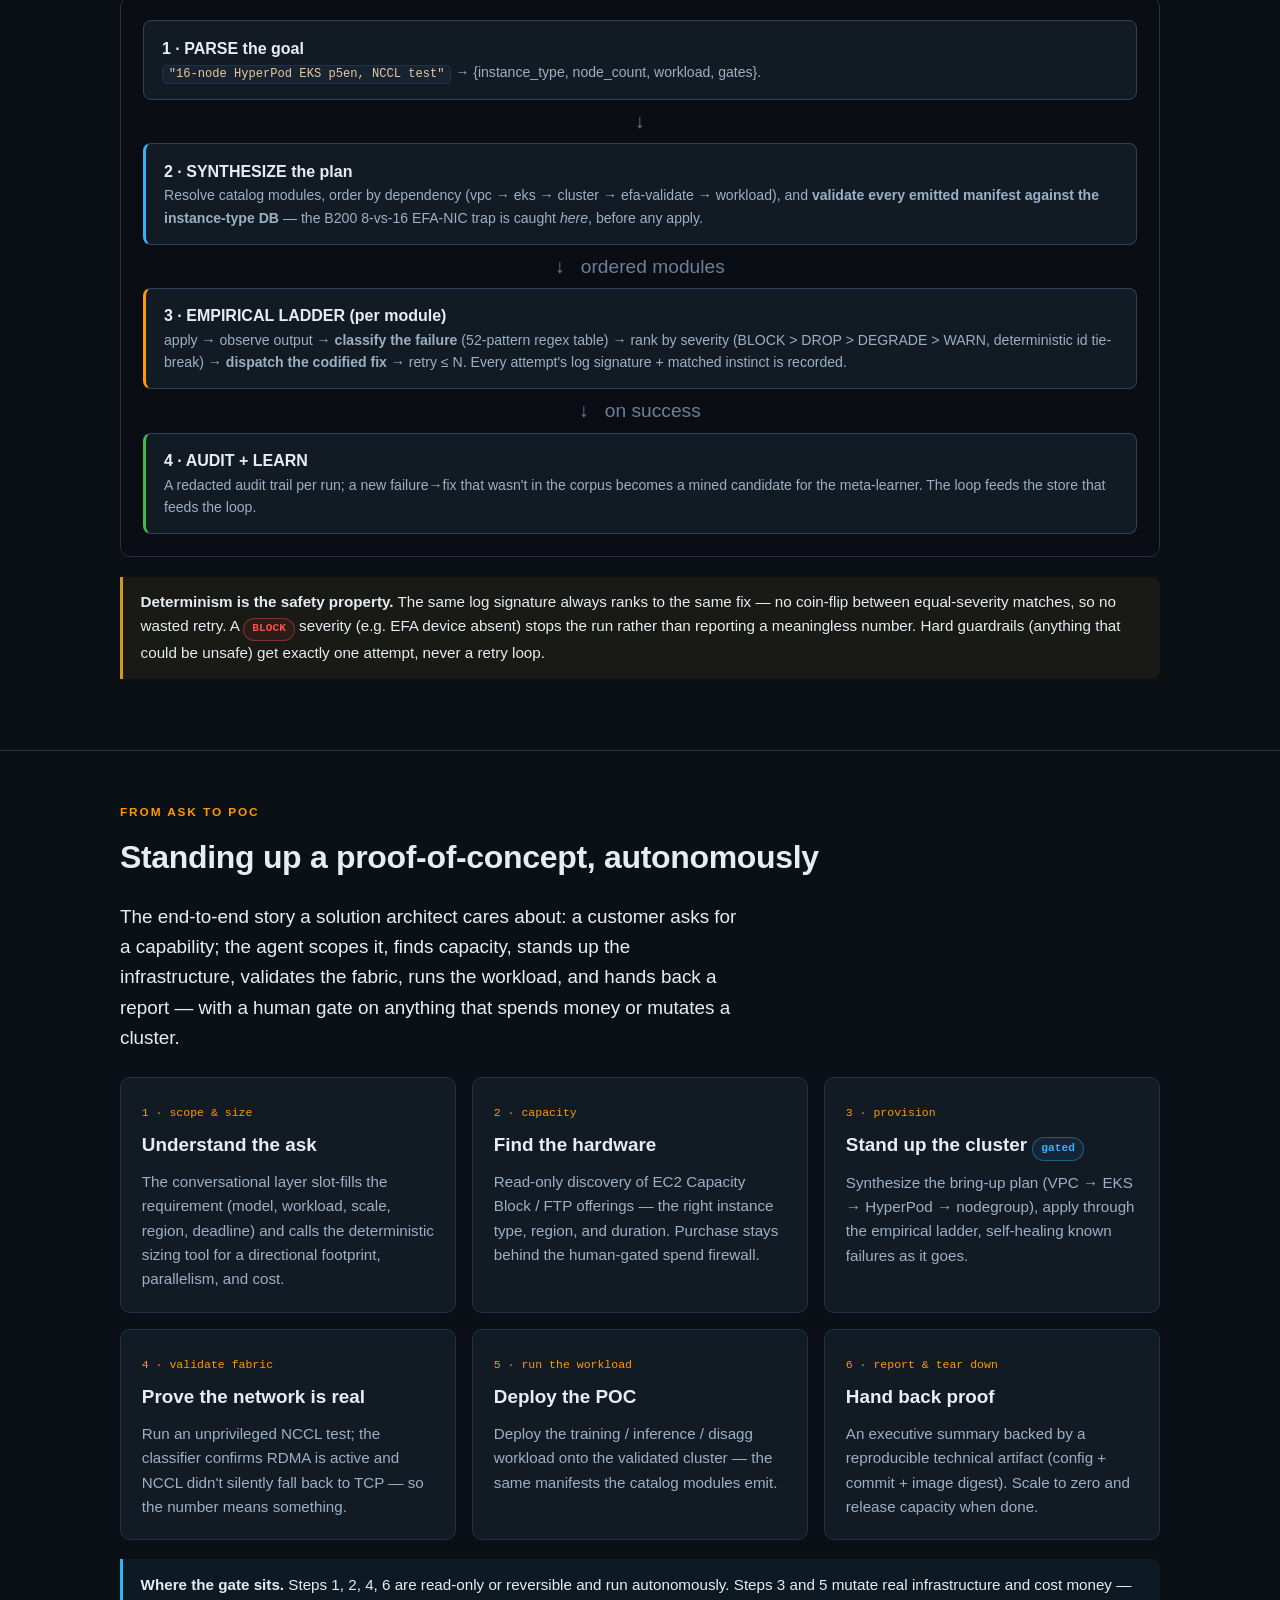
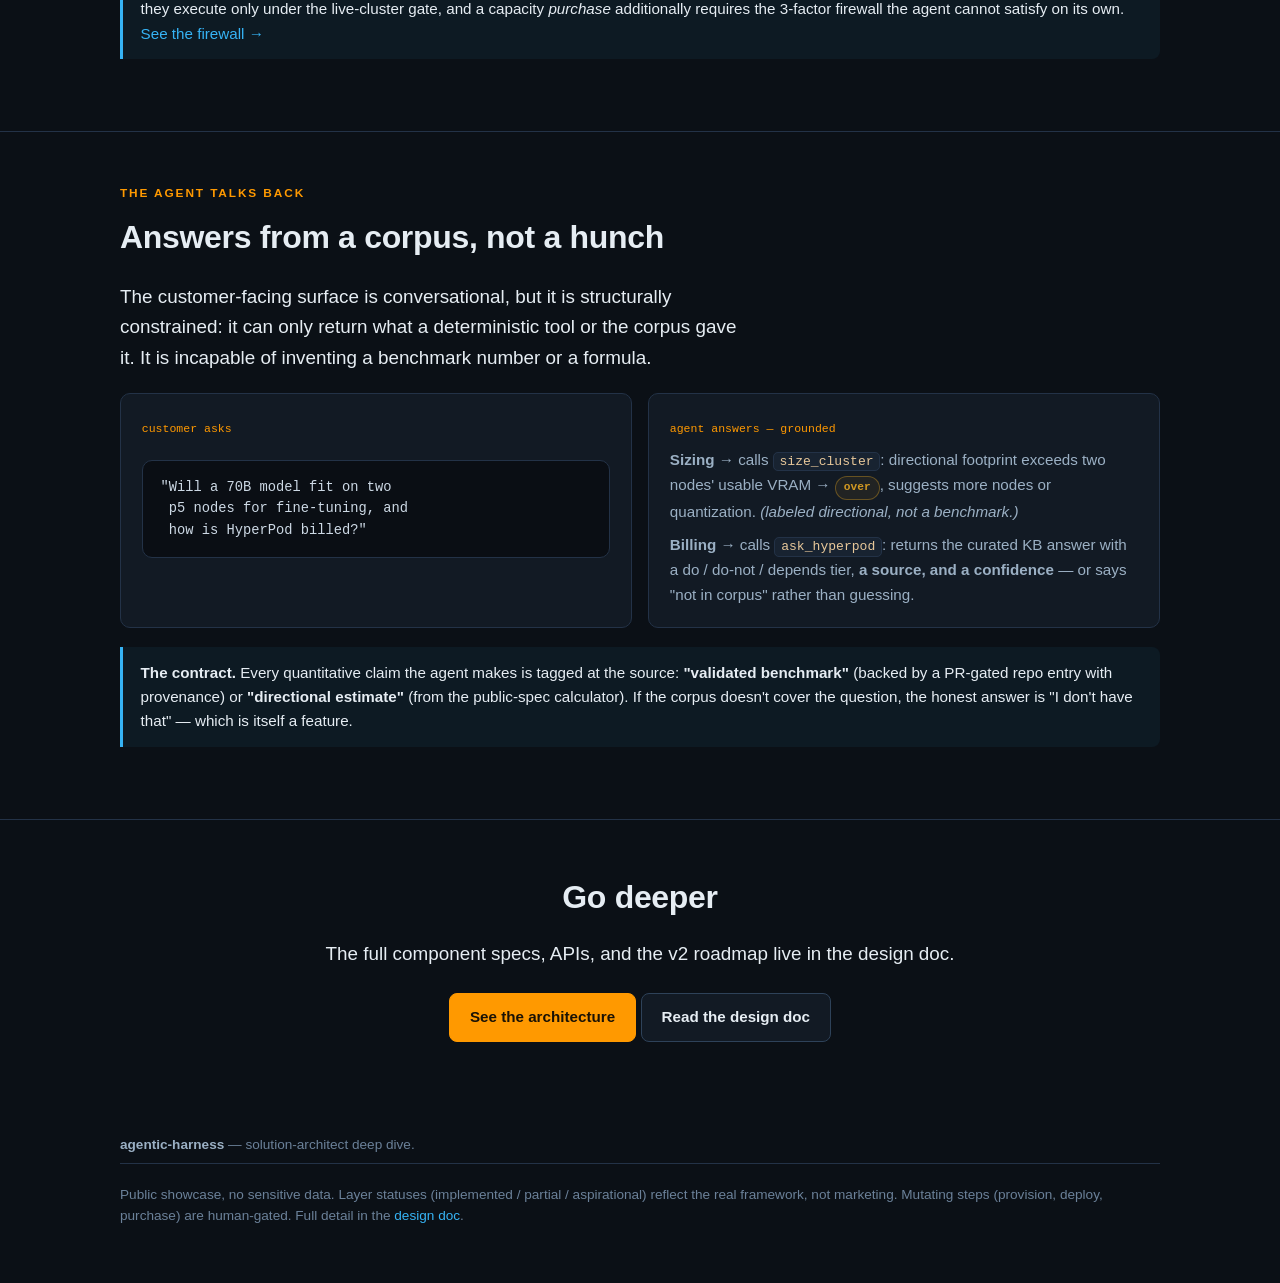
<file: deep-dive.html>
<!DOCTYPE html>
<html lang="en">
<head>
<meta charset="utf-8">
<meta name="viewport" content="width=device-width, initial-scale=1">
<title>Deep dive — agentic-harness</title>
<meta name="description" content="A solution-architect's deep dive into agentic-harness: the 12-layer optimization stack, how the meta-learner retrieves and applies instincts, the autonomous orchestration loop, POC bring-up, and the corpus-grounded conversational layer.">
<link rel="stylesheet" href="assets/style.css">
</head>
<body>

<nav class="nav">
  <a class="brand" href="index.html"><span class="dot"></span><span class="full">agentic-harness</span></a>
  <div class="links">
    <a href="index.html">Overview</a>
    <a href="value.html">Value</a>
    <a href="roadmap.html">Roadmap</a>
    <a href="capabilities.html">Capabilities</a>
    <a href="knowledge.html">Knowledge bank</a>
    <a href="validation.html">Validation</a>
    <a href="faq.html">HyperPod FAQ</a>
    <a href="deep-dive.html" class="active">Deep dive</a>
    <a href="architecture.html">Architecture</a>
    <a href="calculator.html">Calculator</a>
    <a href="benchmarks.html">Benchmarks</a>
    <a href="design.html">Design</a>
  </div>
</nav>

<!-- ---- header ---- -->
<header class="hero">
  <div class="wrap">
    <span class="tagline">a solution architect's walkthrough</span>
    <h1>How it actually works,<br>layer by layer.</h1>
    <p class="lead">
      Beneath the three lanes is a layered optimization framework, a self-curating
      knowledge store, and an autonomous control loop. This page is the deeper
      story: what each layer covers, how the meta-learner decides what's relevant,
      and how the agent stands up infrastructure, deploys a POC, and answers a
      customer from a version-controlled corpus &mdash; not from a model guessing.
    </p>
  </div>
</header>

<!-- ---- the 12-layer stack ---- -->
<section>
  <div class="wrap">
    <p class="eyebrow">The optimization stack</p>
    <h2>Twelve layers, L0 &rarr; L9</h2>
    <p class="lead">
      A GPU cluster fails &mdash; and improves &mdash; at every layer from the CUDA
      kernel to the operational knowledge that codifies what went wrong. The agent
      maps each layer to a specific optimizer, with an honest status:
      <strong>9 of 12 layers are implemented</strong> (each entrypoint resolves to a
      real, tested callable &mdash; enforced by a ratchet test); the remaining three
      stay aspirational because their optimizers would be stubs on real data, and the
      framework refuses to call that green.
    </p>
    <table style="margin-top:1.25rem">
      <thead><tr><th>Layer</th><th>Covers</th><th>Optimizer</th><th class="cap-cell">Status</th></tr></thead>
      <tbody>
        <tr><td><code>L0</code> kernel</td><td>CUDA kernel correctness &amp; perf</td><td>evolution engine</td><td class="cap-cell"><span class="badge ship">implemented</span></td></tr>
        <tr><td><code>L1</code> launch</td><td>launch bounds / occupancy</td><td>launch-bounds sweep</td><td class="cap-cell"><span class="badge v2">aspirational</span></td></tr>
        <tr><td><code>L2</code> framework</td><td>framework-level config (vLLM, NCCL knobs)</td><td>instinct promote</td><td class="cap-cell"><span class="badge v2">aspirational</span></td></tr>
        <tr><td><code>L3</code> host lib</td><td>host libraries, multi-LLM synthesis</td><td>synth engine (multi-LLM)</td><td class="cap-cell"><span class="badge ship">implemented</span></td></tr>
        <tr><td><code>L4</code> transport plugin</td><td>aws-ofi-nccl / transport plugins</td><td>instinct promote</td><td class="cap-cell"><span class="badge v2">aspirational</span></td></tr>
        <tr><td><code>L4.5</code> CI / build env</td><td>build reproducibility, deploy lessons</td><td>deploy-harness lesson promote</td><td class="cap-cell"><span class="badge ship">implemented</span></td></tr>
        <tr><td><code>L5</code> fabric / EFA</td><td>EFA provider preflight + fabric log scan</td><td>efa-env preflight · harness scan</td><td class="cap-cell"><span class="badge ship">implemented</span></td></tr>
        <tr><td><code>L6</code> OS / infra</td><td>kernel modules, daemonsets, node config</td><td>daemonset loader</td><td class="cap-cell"><span class="badge ship">implemented</span></td></tr>
        <tr><td><code>L7</code> benchmark</td><td>noise-floor-aware measurement</td><td>noise-floor bench</td><td class="cap-cell"><span class="badge ship">implemented</span></td></tr>
        <tr><td><code>L8</code> autonomous</td><td>recursive self-improvement from own behavior</td><td>agent-behavior write</td><td class="cap-cell"><span class="badge ship">implemented</span></td></tr>
        <tr><td><code>L9</code> knowledge</td><td>extract &amp; enrich operational knowledge</td><td>instinct extract + enrich</td><td class="cap-cell"><span class="badge ship">implemented</span></td></tr>
      </tbody>
    </table>
    <div class="callout">
      <strong>Why a layer model matters to a customer.</strong> When a benchmark is
      slow or a bring-up hangs, the question is always <em>which layer</em>. A TCP
      fallback is L5 (fabric). A bad NCCL algorithm is L2 (framework). A missing
      kernel module is L6 (OS). The agent classifies the failure to a layer first,
      then reaches for that layer's optimizer &mdash; instead of guessing.
    </div>
  </div>
</section>

<!-- ---- the meta-learner ---- -->
<section>
  <div class="wrap">
    <p class="eyebrow">The meta-learner</p>
    <h2>A self-curating knowledge store, not a static FAQ</h2>
    <p class="lead">
      The corpus is 316 atomic <em>instincts</em>. Each is a structured fact: a rule,
      its evidence, a confidence, a positive and a negative example, and an
      <code>applies_to</code> qualifier that bounds where it's true. The meta-learner
      is how the agent retrieves the <em>right</em> few for the task in front of it.
    </p>

    <div class="grid cols-2" style="margin-top:1.5rem">
      <div class="card">
        <span class="tag">the atomic instinct</span>
        <pre><span class="c">// one instinct — structured, bounded, attributed</span>
{
  <span class="k">"id"</span>: "K0014",
  <span class="k">"kind"</span>: "gotcha",
  <span class="k">"rule"</span>: "NCCL silently uses TCP if EFA
           plugin isn't advertised",
  <span class="k">"applies_to"</span>: { <span class="s">"substrate"</span>: ["efa_srd"],
                  <span class="s">"layer"</span>: ["L5_efa_fabric"] },
  <span class="k">"confidence"</span>: 0.92,
  <span class="k">"positive_example"</span>: "...",
  <span class="k">"negative_example"</span>: "...",
  <span class="k">"source"</span>: "verified on p5.48xlarge"
}</pre>
      </div>
      <div class="card">
        <span class="tag">retrieval — two-stage filter</span>
        <p style="margin:.2rem 0"><strong>1. <code>applies_to</code> gate.</strong>
          Given the project profile (substrate, layer, workload, instance type),
          only instincts whose qualifier <em>matches that profile</em> survive.
          EFA-only rules never leak into a TCP or single-host project. Universal
          rules (empty qualifier) always pass.</p>
        <p style="margin:.6rem 0 .2rem"><strong>2. Keyword scoring.</strong>
          Score the survivors by overlap between the task description and each
          instinct's rule / evidence / source. <strong>Ties break on confidence.</strong></p>
        <p style="margin:.6rem 0 0">Return the top-<em>n</em> (default 3), each
          carrying a &le;40-char <code>negative_rule_short</code> to prime the prompt:
          <em>"don't do X."</em></p>
      </div>
    </div>

    <div class="callout">
      <strong>The coverage ratchet.</strong> Every instinct must stay
      <strong>retrievable</strong> (reachable by phase or layer),
      <strong>actionable</strong> (has a positive <em>and</em> a negative example),
      and <strong>attributed</strong> (has a source). The floor is 100% / 100% / 100%,
      enforced by a test and a pre-commit hook &mdash; it never lowers. Raw instinct
      <em>count</em> is treated as a vanity metric; coverage is the real number.
    </div>

    <h3 style="margin-top:2rem">How the store grows itself</h3>
    <p>New knowledge enters through a disciplined, review-gated pipeline &mdash; never
      by overwriting the canonical corpus directly:</p>
    <div class="diagram" style="margin-top:1rem">
<pre>
 mine            →  extract        →  enrich         →  review        →  promote
 (git history,      (candidate         (multi-LLM        (human gate,     (canonical,
  failure logs,      instinct,          confidence +      pos/neg          ratchet-
  GitHub issues,     blank pos/neg)     applies_to)       examples)        enforced)
  Slack, sessions)
</pre>
    </div>
    <p style="color:var(--text-dim); font-size:.92rem">
      Authoring and approval are separate passes &mdash; a miner proposes, a reviewer
      validates. A candidate cannot self-promote, and the ratchet refuses any
      instinct that isn't retrievable, actionable, and attributed.
    </p>
  </div>
</section>

<!-- ---- the autonomous loop ---- -->
<section>
  <div class="wrap">
    <p class="eyebrow">Autonomous orchestration</p>
    <h2>Goal sentence &rarr; running infrastructure</h2>
    <p class="lead">
      The <code>orchestrate</code> lane turns one sentence into an ordered plan, then
      drives it through an empirical ladder that observes, diagnoses, fixes, and
      retries &mdash; the same loop a human SRE runs, made deterministic.
    </p>

    <div class="diagram" style="margin-top:1.5rem">
      <div class="flow-stack">
        <div class="flow-box">
          <div class="ft">1 &middot; PARSE the goal</div>
          <div class="fs"><code>"16-node HyperPod EKS p5en, NCCL test"</code> &rarr;
            {instance_type, node_count, workload, gates}.</div>
        </div>
        <div class="flow-arrow">&darr;</div>
        <div class="flow-box agent">
          <div class="ft">2 &middot; SYNTHESIZE the plan</div>
          <div class="fs">Resolve catalog modules, order by dependency
            (vpc &rarr; eks &rarr; cluster &rarr; efa-validate &rarr; workload), and
            <strong>validate every emitted manifest against the instance-type DB</strong>
            &mdash; the B200 8-vs-16 EFA-NIC trap is caught <em>here</em>, before any apply.</div>
        </div>
        <div class="flow-arrow">&darr; &nbsp; ordered modules</div>
        <div class="flow-box tool">
          <div class="ft">3 &middot; EMPIRICAL LADDER (per module)</div>
          <div class="fs">apply &rarr; observe output &rarr; <strong>classify the failure</strong>
            (52-pattern regex table) &rarr; rank by severity (BLOCK &gt; DROP &gt; DEGRADE &gt; WARN,
            deterministic id tie-break) &rarr; <strong>dispatch the codified fix</strong> &rarr;
            retry &le; N. Every attempt's log signature + matched instinct is recorded.</div>
        </div>
        <div class="flow-arrow">&darr; &nbsp; on success</div>
        <div class="flow-box repo">
          <div class="ft">4 &middot; AUDIT + LEARN</div>
          <div class="fs">A redacted audit trail per run; a new failure&rarr;fix that wasn't
            in the corpus becomes a mined candidate for the meta-learner. The loop
            feeds the store that feeds the loop.</div>
        </div>
      </div>
    </div>

    <div class="callout warn">
      <strong>Determinism is the safety property.</strong> The same log signature
      always ranks to the same fix &mdash; no coin-flip between equal-severity matches,
      so no wasted retry. A <span class="badge block">BLOCK</span> severity (e.g. EFA
      device absent) stops the run rather than reporting a meaningless number. Hard
      guardrails (anything that could be unsafe) get exactly one attempt, never a retry loop.
    </div>
  </div>
</section>

<!-- ---- POC bring-up ---- -->
<section>
  <div class="wrap">
    <p class="eyebrow">From ask to POC</p>
    <h2>Standing up a proof-of-concept, autonomously</h2>
    <p class="lead">
      The end-to-end story a solution architect cares about: a customer asks for a
      capability; the agent scopes it, finds capacity, stands up the infrastructure,
      validates the fabric, runs the workload, and hands back a report &mdash; with a
      human gate on anything that spends money or mutates a cluster.</p>

    <div class="grid cols-3" style="margin-top:1.5rem">
      <div class="card">
        <span class="tag">1 &middot; scope &amp; size</span>
        <h3>Understand the ask</h3>
        <p>The conversational layer slot-fills the requirement (model, workload,
          scale, region, deadline) and calls the deterministic sizing tool for a
          directional footprint, parallelism, and cost.</p>
      </div>
      <div class="card">
        <span class="tag">2 &middot; capacity</span>
        <h3>Find the hardware</h3>
        <p>Read-only discovery of EC2 Capacity Block / FTP offerings &mdash; the right
          instance type, region, and duration. Purchase stays behind the human-gated
          spend firewall.</p>
      </div>
      <div class="card">
        <span class="tag">3 &middot; provision</span>
        <h3>Stand up the cluster <span class="badge gated">gated</span></h3>
        <p>Synthesize the bring-up plan (VPC &rarr; EKS &rarr; HyperPod &rarr; nodegroup),
          apply through the empirical ladder, self-healing known failures as it goes.</p>
      </div>
      <div class="card">
        <span class="tag">4 &middot; validate fabric</span>
        <h3>Prove the network is real</h3>
        <p>Run an unprivileged NCCL test; the classifier confirms RDMA is active and
          NCCL didn't silently fall back to TCP &mdash; so the number means something.</p>
      </div>
      <div class="card">
        <span class="tag">5 &middot; run the workload</span>
        <h3>Deploy the POC</h3>
        <p>Deploy the training / inference / disagg workload onto the validated
          cluster &mdash; the same manifests the catalog modules emit.</p>
      </div>
      <div class="card">
        <span class="tag">6 &middot; report &amp; tear down</span>
        <h3>Hand back proof</h3>
        <p>An executive summary backed by a reproducible technical artifact (config +
          commit + image digest). Scale to zero and release capacity when done.</p>
      </div>
    </div>
    <div class="callout">
      <strong>Where the gate sits.</strong> Steps 1, 2, 4, 6 are read-only or
      reversible and run autonomously. Steps 3 and 5 mutate real infrastructure and
      cost money &mdash; they execute only under the live-cluster gate, and a capacity
      <em>purchase</em> additionally requires the 3-factor firewall the agent cannot
      satisfy on its own. <a href="capabilities.html">See the firewall &rarr;</a>
    </div>
  </div>
</section>

<!-- ---- the conversational layer ---- -->
<section>
  <div class="wrap">
    <p class="eyebrow">The agent talks back</p>
    <h2>Answers from a corpus, not a hunch</h2>
    <p class="lead">
      The customer-facing surface is conversational, but it is structurally
      constrained: it can only return what a deterministic tool or the corpus gave it.
      It is incapable of inventing a benchmark number or a formula.</p>

    <div class="grid cols-2" style="margin-top:1.25rem">
      <div class="card">
        <span class="tag">customer asks</span>
        <pre>"Will a 70B model fit on two
 p5 nodes for fine-tuning, and
 how is HyperPod billed?"</pre>
      </div>
      <div class="card">
        <span class="tag">agent answers &mdash; grounded</span>
        <p style="margin:.1rem 0"><strong>Sizing</strong> &rarr; calls
          <code>size_cluster</code>: directional footprint exceeds two nodes'
          usable VRAM &rarr; <span class="badge degr">over</span>, suggests more nodes
          or quantization. <em>(labeled directional, not a benchmark.)</em></p>
        <p style="margin:.6rem 0 0"><strong>Billing</strong> &rarr; calls
          <code>ask_hyperpod</code>: returns the curated KB answer with a
          do / do-not / depends tier, <strong>a source, and a confidence</strong>
          &mdash; or says "not in corpus" rather than guessing.</p>
      </div>
    </div>

    <div class="callout">
      <strong>The contract.</strong> Every quantitative claim the agent makes is
      tagged at the source: <strong>"validated benchmark"</strong> (backed by a
      PR-gated repo entry with provenance) or <strong>"directional estimate"</strong>
      (from the public-spec calculator). If the corpus doesn't cover the question,
      the honest answer is "I don't have that" &mdash; which is itself a feature.
    </div>
  </div>
</section>

<!-- ---- cta ---- -->
<section>
  <div class="wrap" style="text-align:center">
    <h2>Go deeper</h2>
    <p class="lead" style="margin:0 auto 1.5rem">
      The full component specs, APIs, and the v2 roadmap live in the design doc.
    </p>
    <div class="cta" style="justify-content:center">
      <a class="btn primary" href="architecture.html">See the architecture</a>
      <a class="btn" href="design.html">Read the design doc</a>
    </div>
  </div>
</section>

<footer>
  <div class="wrap">
    <div><strong style="color:var(--text-dim)">agentic-harness</strong> &mdash; solution-architect deep dive.</div>
    <div class="note">
      Public showcase, no sensitive data. Layer statuses (implemented / partial /
      aspirational) reflect the real framework, not marketing. Mutating steps
      (provision, deploy, purchase) are human-gated. Full detail in the
      <a href="design.html">design doc</a>.
    </div>
  </div>
</footer>

</body>
</html>
</file>
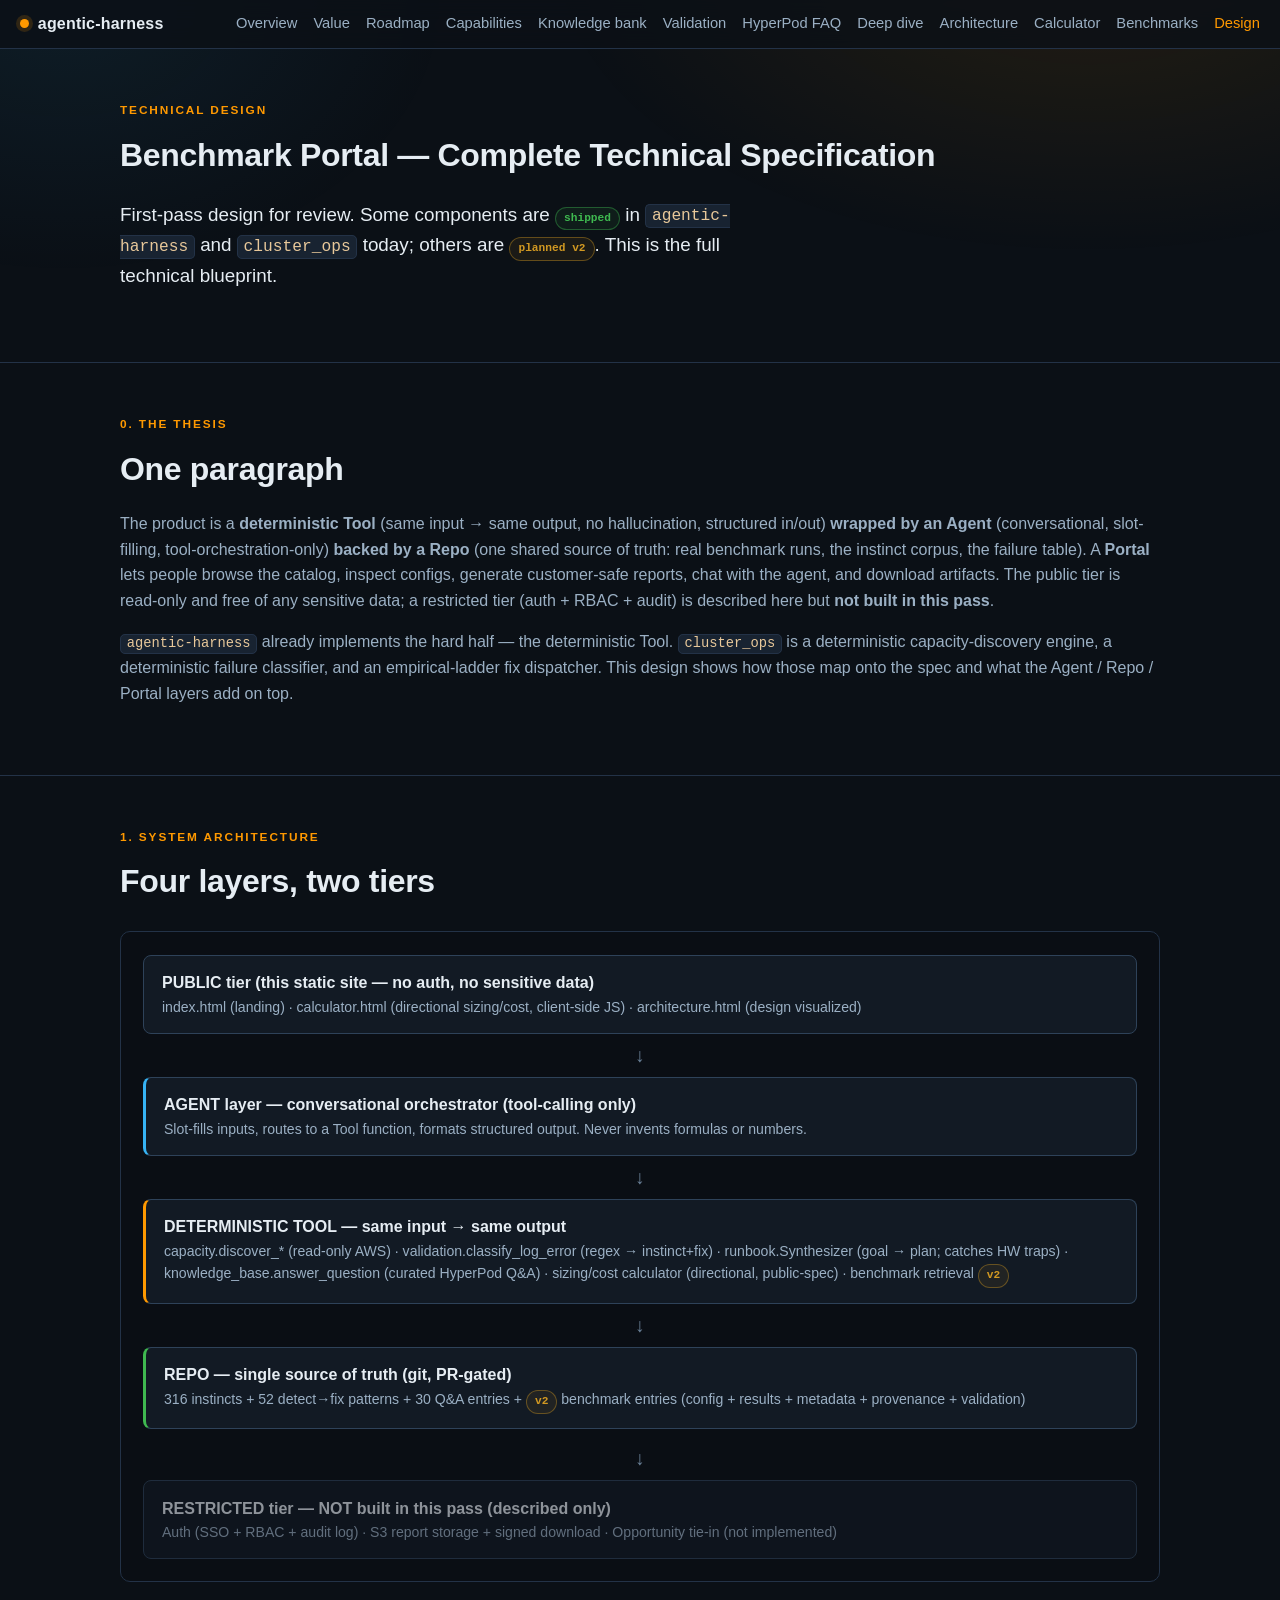
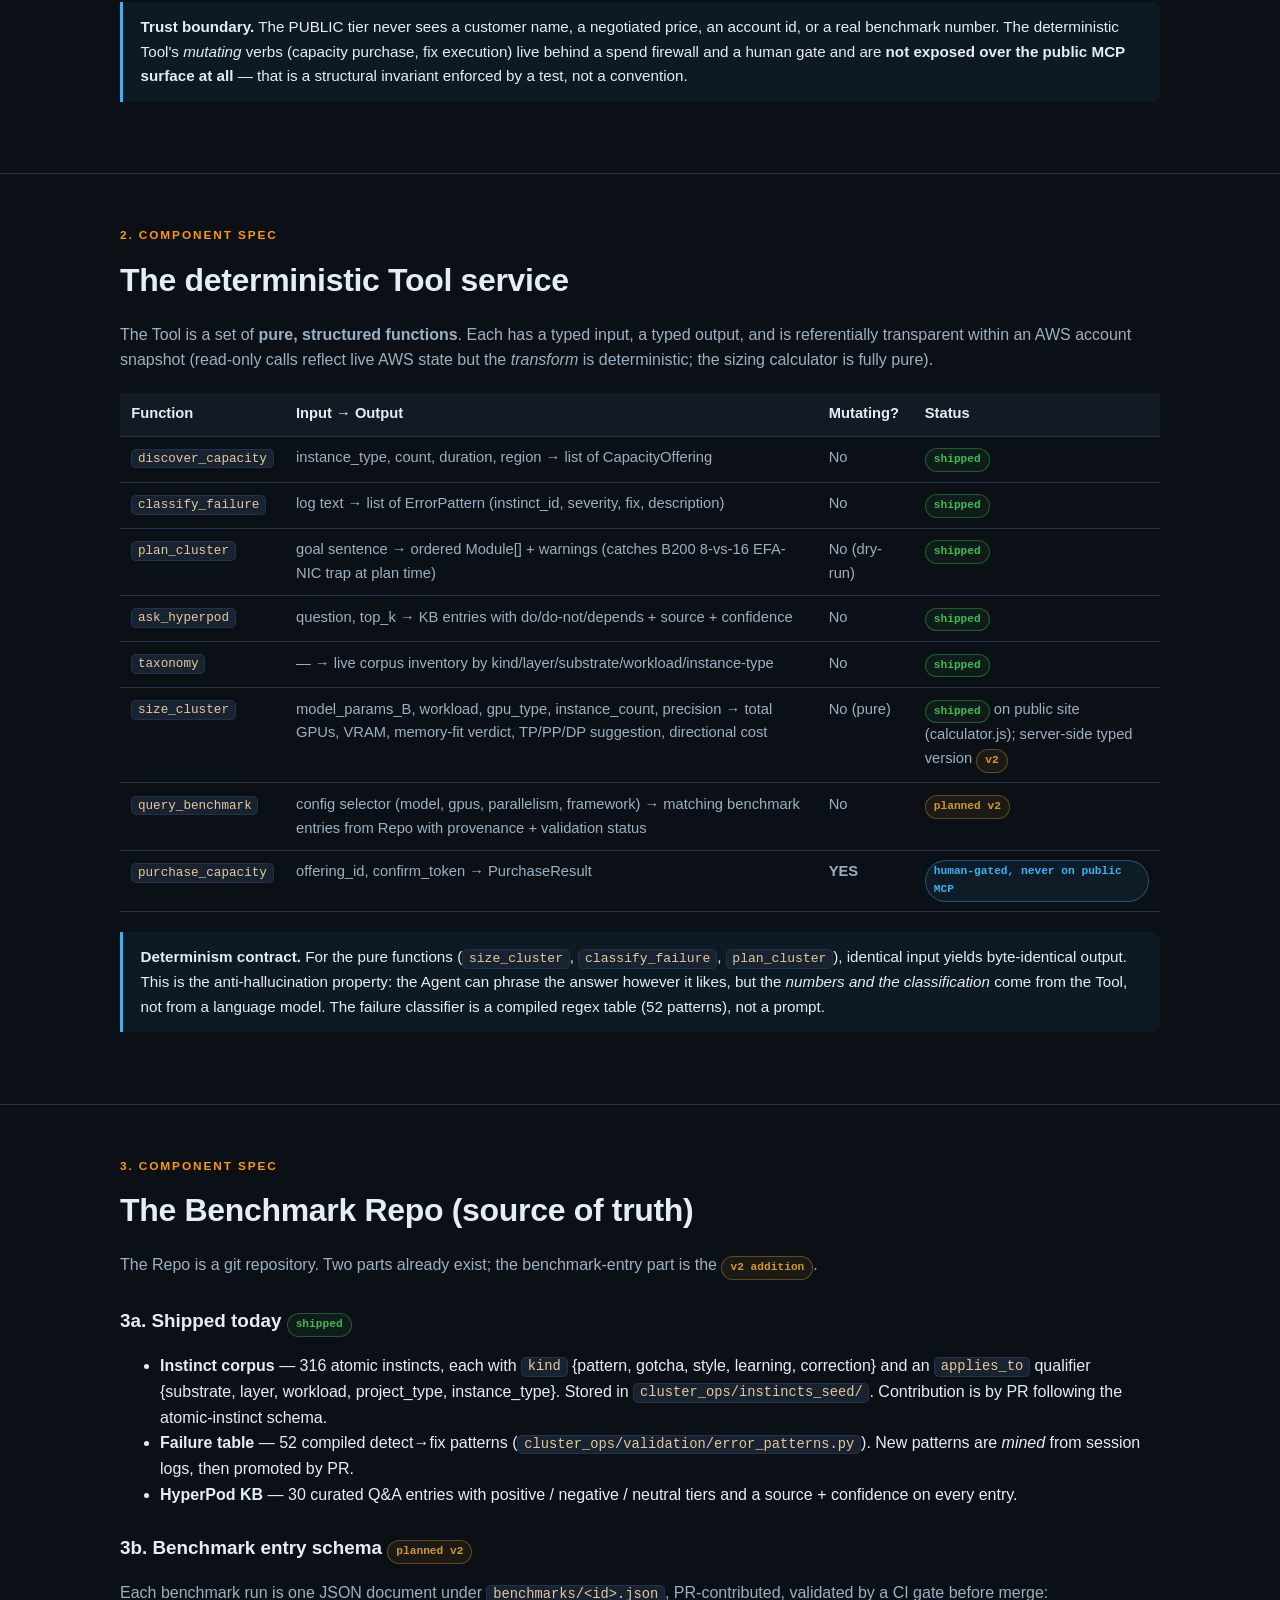
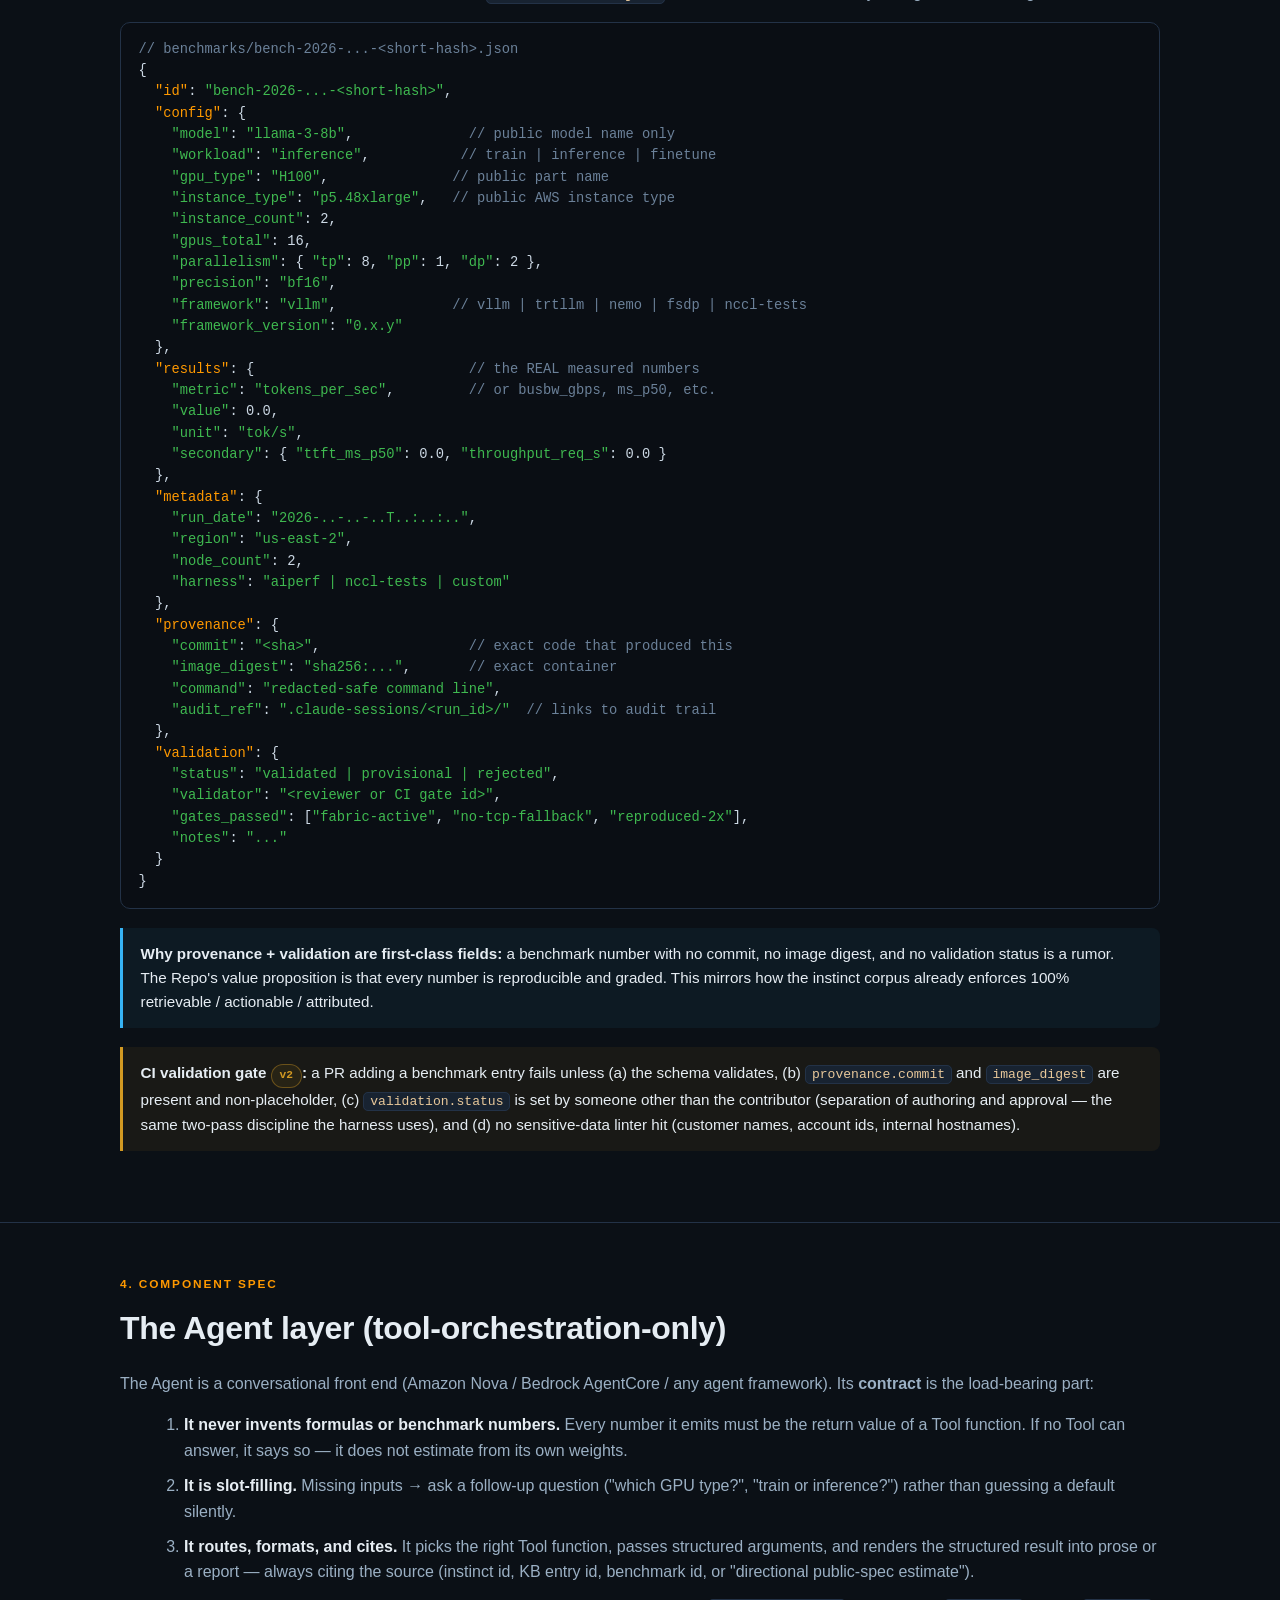
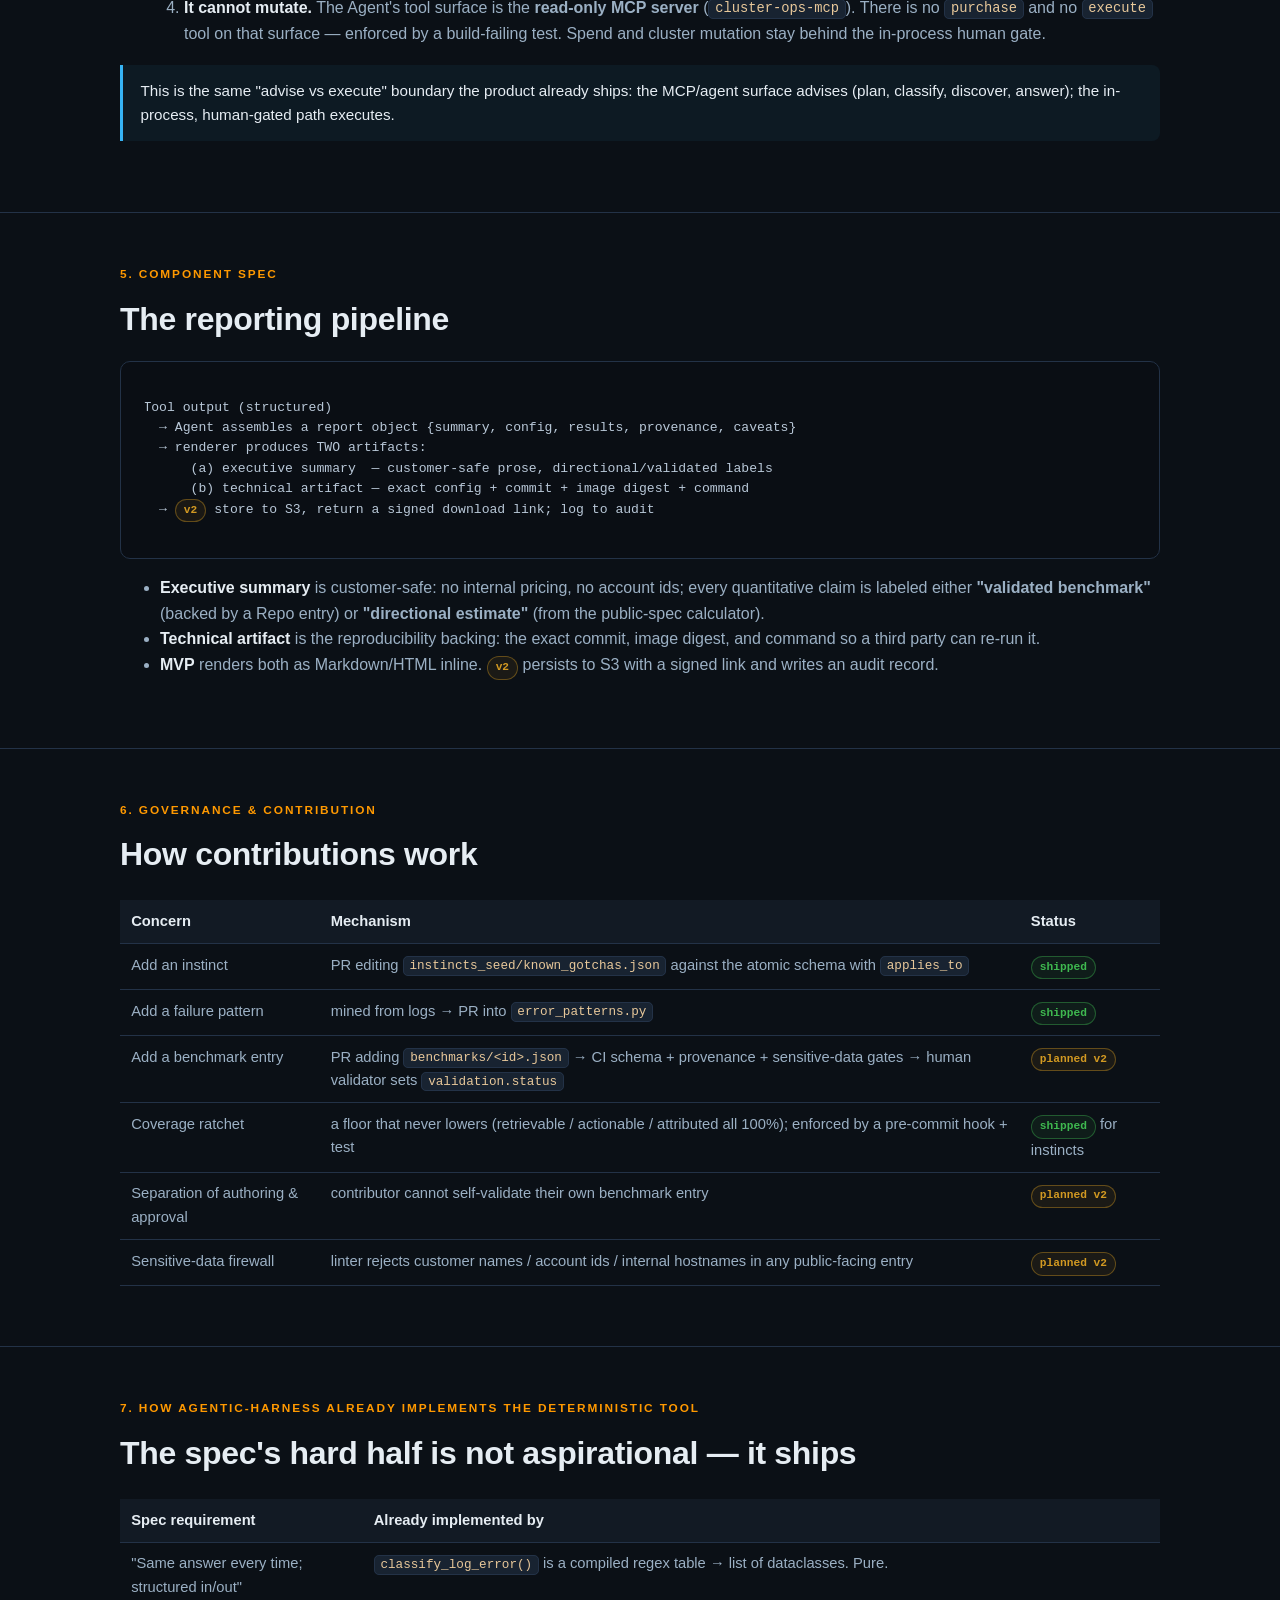
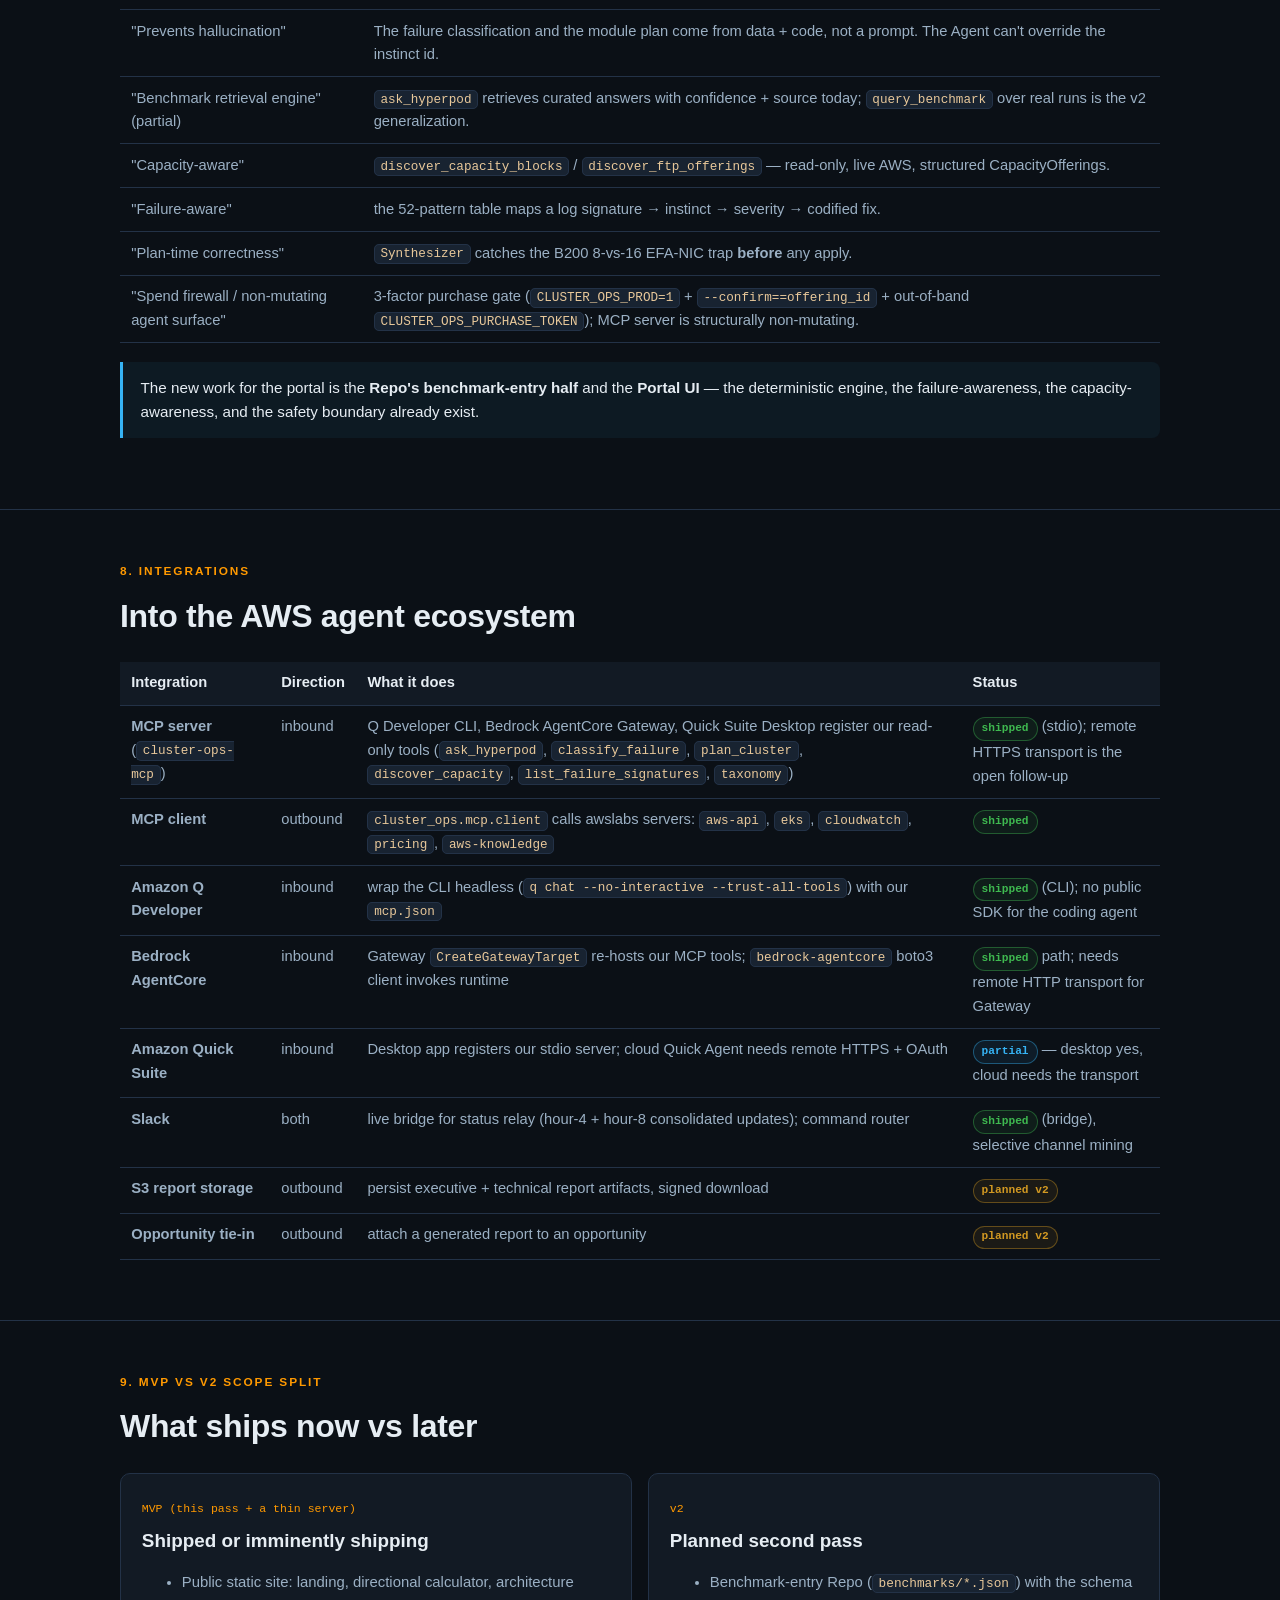
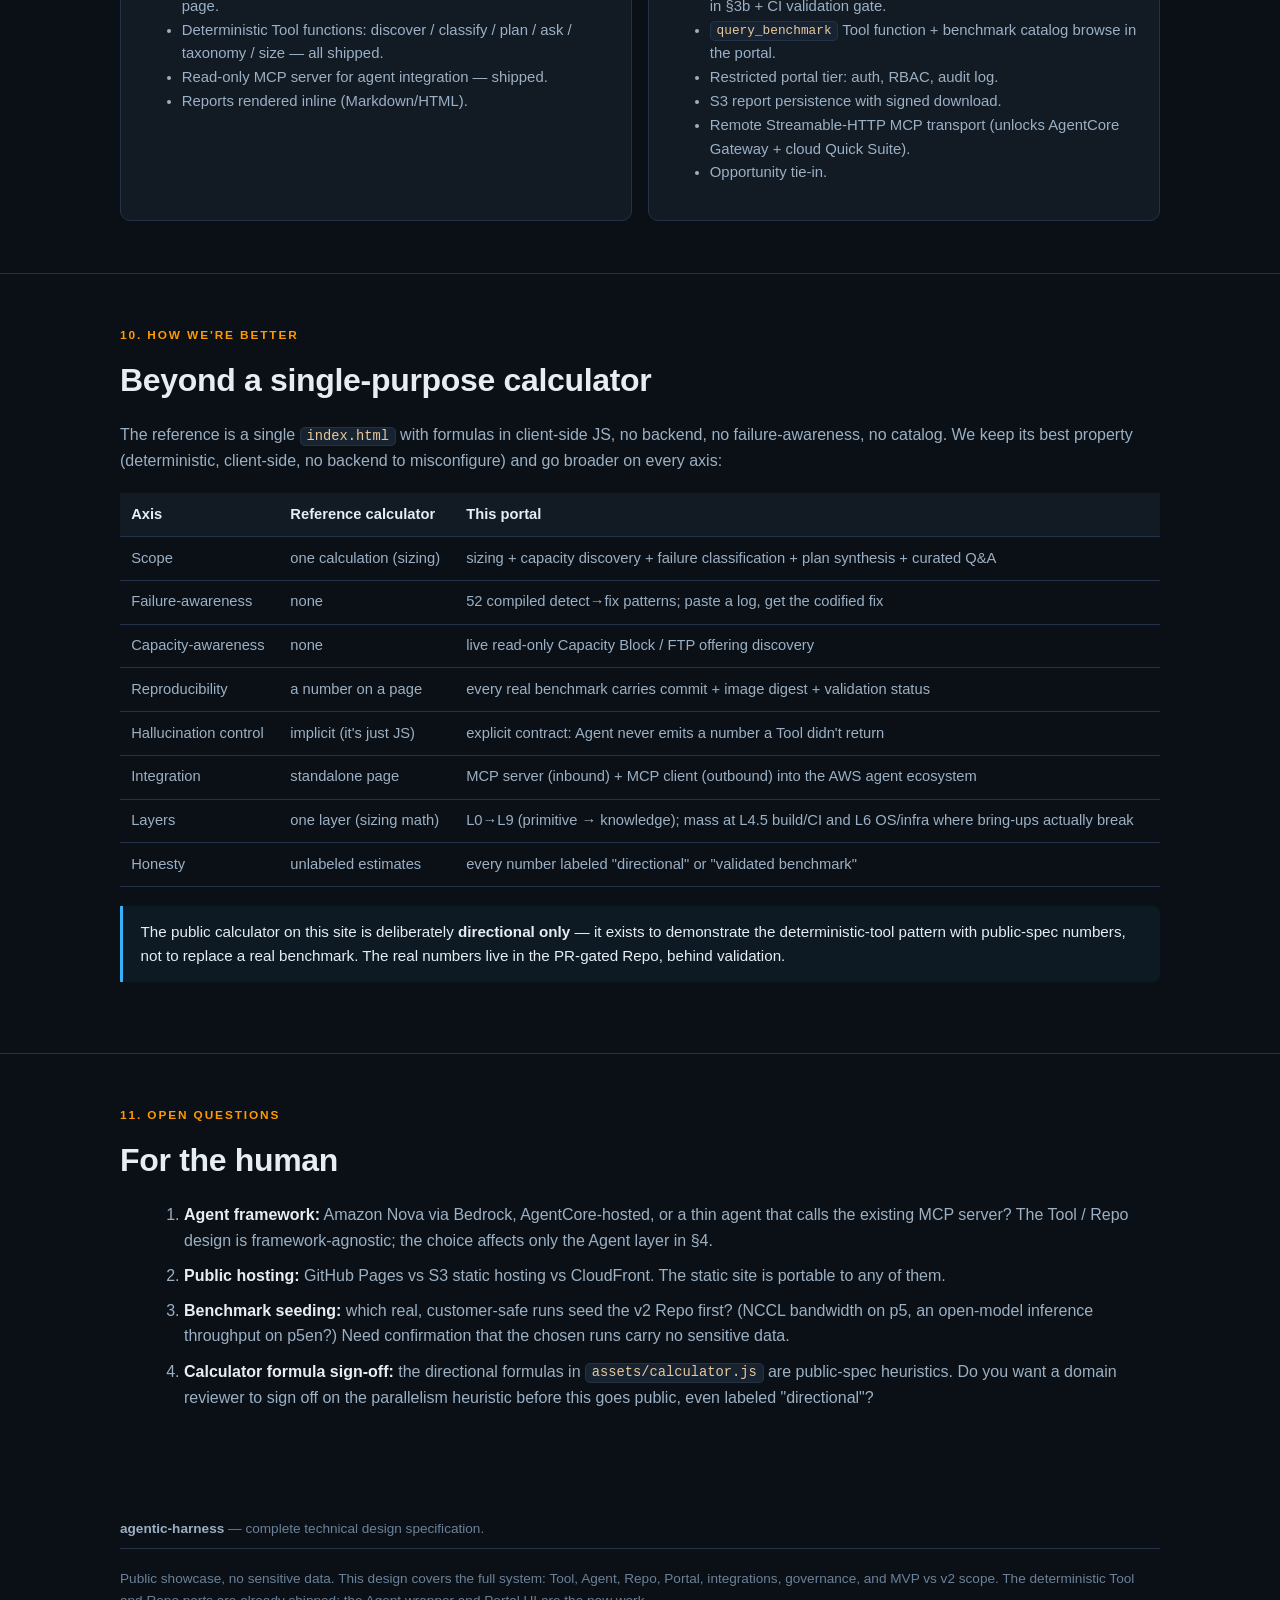
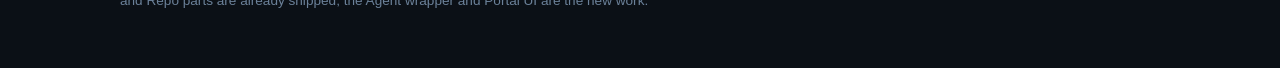
<file: design.html>
<!DOCTYPE html>
<html lang="en">
<head>
<meta charset="utf-8">
<meta name="viewport" content="width=device-width, initial-scale=1">
<title>Design — agentic-harness</title>
<meta name="description" content="Technical design for the agentic-harness benchmark portal: the Tool/Agent/Repo/Portal architecture, component specs, benchmark schema, integrations, and governance model.">
<link rel="stylesheet" href="assets/style.css">
</head>
<body>

<nav class="nav">
  <a class="brand" href="index.html"><span class="dot"></span><span class="full">agentic-harness</span></a>
  <div class="links">
    <a href="index.html">Overview</a>
    <a href="value.html">Value</a>
    <a href="roadmap.html">Roadmap</a>
    <a href="capabilities.html">Capabilities</a>
    <a href="knowledge.html">Knowledge bank</a>
    <a href="validation.html">Validation</a>
    <a href="faq.html">HyperPod FAQ</a>
    <a href="deep-dive.html">Deep dive</a>
    <a href="architecture.html">Architecture</a>
    <a href="calculator.html">Calculator</a>
    <a href="benchmarks.html">Benchmarks</a>
    <a href="design.html" class="active">Design</a>
  </div>
</nav>

<!-- ---- header ---- -->
<section>
  <div class="wrap">
    <p class="eyebrow">Technical Design</p>
    <h2>Benchmark Portal — Complete Technical Specification</h2>
    <p class="lead">
      First-pass design for review. Some components are <span class="badge ship">shipped</span> in
      <code>agentic-harness</code> and <code>cluster_ops</code> today; others are
      <span class="badge v2">planned v2</span>. This is the full technical blueprint.
    </p>
  </div>
</section>

<!-- ---- section 0: the thesis ---- -->
<section>
  <div class="wrap">
    <p class="eyebrow">0. The Thesis</p>
    <h2>One paragraph</h2>
    <p>
      The product is a <strong>deterministic Tool</strong> (same input → same output, no
      hallucination, structured in/out) <strong>wrapped by an Agent</strong> (conversational,
      slot-filling, tool-orchestration-only) <strong>backed by a Repo</strong> (one shared
      source of truth: real benchmark runs, the instinct corpus, the failure table). A
      <strong>Portal</strong> lets people browse the catalog, inspect configs, generate
      customer-safe reports, chat with the agent, and download artifacts. The public tier is
      read-only and free of any sensitive data; a restricted tier (auth + RBAC + audit) is
      described here but <strong>not built in this pass</strong>.
    </p>
    <p>
      <code>agentic-harness</code> already implements the hard half — the deterministic Tool.
      <code>cluster_ops</code> is a deterministic capacity-discovery engine, a deterministic
      failure classifier, and an empirical-ladder fix dispatcher. This design shows how those
      map onto the spec and what the Agent / Repo / Portal layers add on top.
    </p>
  </div>
</section>

<!-- ---- section 1: system architecture ---- -->
<section>
  <div class="wrap">
    <p class="eyebrow">1. System Architecture</p>
    <h2>Four layers, two tiers</h2>

    <div class="diagram" style="margin-top:1.5rem">
      <div class="flow-stack">
        <div class="flow-box">
          <div class="ft">PUBLIC tier (this static site — no auth, no sensitive data)</div>
          <div class="fs">index.html (landing) · calculator.html (directional sizing/cost, client-side JS) · architecture.html (design visualized)</div>
        </div>
        <div class="flow-arrow">&darr;</div>
        <div class="flow-box agent">
          <div class="ft">AGENT layer — conversational orchestrator (tool-calling only)</div>
          <div class="fs">Slot-fills inputs, routes to a Tool function, formats structured output. Never invents formulas or numbers.</div>
        </div>
        <div class="flow-arrow">&darr;</div>
        <div class="flow-box tool">
          <div class="ft">DETERMINISTIC TOOL — same input → same output</div>
          <div class="fs">capacity.discover_* (read-only AWS) · validation.classify_log_error (regex → instinct+fix) · runbook.Synthesizer (goal → plan; catches HW traps) · knowledge_base.answer_question (curated HyperPod Q&amp;A) · sizing/cost calculator (directional, public-spec) · benchmark retrieval <span class="badge v2">v2</span></div>
        </div>
        <div class="flow-arrow">&darr;</div>
        <div class="flow-box repo">
          <div class="ft">REPO — single source of truth (git, PR-gated)</div>
          <div class="fs">316 instincts + 52 detect→fix patterns + 30 Q&amp;A entries + <span class="badge v2">v2</span> benchmark entries (config + results + metadata + provenance + validation)</div>
        </div>
        <div class="flow-arrow" style="margin-top:0.5rem">&darr;</div>
        <div class="flow-box" style="opacity:0.6">
          <div class="ft">RESTRICTED tier — NOT built in this pass (described only)</div>
          <div class="fs">Auth (SSO + RBAC + audit log) · S3 report storage + signed download · Opportunity tie-in (not implemented)</div>
        </div>
      </div>
    </div>

    <div class="callout">
      <strong>Trust boundary.</strong> The PUBLIC tier never sees a customer name, a negotiated
      price, an account id, or a real benchmark number. The deterministic Tool's <em>mutating</em>
      verbs (capacity purchase, fix execution) live behind a spend firewall and a human gate and
      are <strong>not exposed over the public MCP surface at all</strong> — that is a structural
      invariant enforced by a test, not a convention.
    </div>
  </div>
</section>

<!-- ---- section 2: deterministic tool ---- -->
<section>
  <div class="wrap">
    <p class="eyebrow">2. Component Spec</p>
    <h2>The deterministic Tool service</h2>
    <p>
      The Tool is a set of <strong>pure, structured functions</strong>. Each has a typed input,
      a typed output, and is referentially transparent within an AWS account snapshot (read-only
      calls reflect live AWS state but the <em>transform</em> is deterministic; the sizing
      calculator is fully pure).
    </p>

    <table style="margin-top:1.25rem">
      <thead><tr><th>Function</th><th>Input → Output</th><th>Mutating?</th><th>Status</th></tr></thead>
      <tbody>
        <tr>
          <td><code>discover_capacity</code></td>
          <td>instance_type, count, duration, region → list of CapacityOffering</td>
          <td>No</td>
          <td><span class="badge ship">shipped</span></td>
        </tr>
        <tr>
          <td><code>classify_failure</code></td>
          <td>log text → list of ErrorPattern (instinct_id, severity, fix, description)</td>
          <td>No</td>
          <td><span class="badge ship">shipped</span></td>
        </tr>
        <tr>
          <td><code>plan_cluster</code></td>
          <td>goal sentence → ordered Module[] + warnings (catches B200 8-vs-16 EFA-NIC trap at plan time)</td>
          <td>No (dry-run)</td>
          <td><span class="badge ship">shipped</span></td>
        </tr>
        <tr>
          <td><code>ask_hyperpod</code></td>
          <td>question, top_k → KB entries with do/do-not/depends + source + confidence</td>
          <td>No</td>
          <td><span class="badge ship">shipped</span></td>
        </tr>
        <tr>
          <td><code>taxonomy</code></td>
          <td>— → live corpus inventory by kind/layer/substrate/workload/instance-type</td>
          <td>No</td>
          <td><span class="badge ship">shipped</span></td>
        </tr>
        <tr>
          <td><code>size_cluster</code></td>
          <td>model_params_B, workload, gpu_type, instance_count, precision → total GPUs, VRAM, memory-fit verdict, TP/PP/DP suggestion, directional cost</td>
          <td>No (pure)</td>
          <td><span class="badge ship">shipped</span> on public site (calculator.js); server-side typed version <span class="badge v2">v2</span></td>
        </tr>
        <tr>
          <td><code>query_benchmark</code></td>
          <td>config selector (model, gpus, parallelism, framework) → matching benchmark entries from Repo with provenance + validation status</td>
          <td>No</td>
          <td><span class="badge v2">planned v2</span></td>
        </tr>
        <tr>
          <td><code>purchase_capacity</code></td>
          <td>offering_id, confirm_token → PurchaseResult</td>
          <td><strong>YES</strong></td>
          <td><span class="badge warn2">human-gated, never on public MCP</span></td>
        </tr>
      </tbody>
    </table>

    <div class="callout">
      <strong>Determinism contract.</strong> For the pure functions (<code>size_cluster</code>,
      <code>classify_failure</code>, <code>plan_cluster</code>), identical input yields
      byte-identical output. This is the anti-hallucination property: the Agent can phrase the
      answer however it likes, but the <em>numbers and the classification</em> come from the Tool,
      not from a language model. The failure classifier is a compiled regex table (52 patterns),
      not a prompt.
    </div>
  </div>
</section>

<!-- ---- section 3: benchmark repo ---- -->
<section>
  <div class="wrap">
    <p class="eyebrow">3. Component Spec</p>
    <h2>The Benchmark Repo (source of truth)</h2>
    <p>
      The Repo is a git repository. Two parts already exist; the benchmark-entry part is the
      <span class="badge v2">v2 addition</span>.
    </p>

    <h3>3a. Shipped today <span class="badge ship">shipped</span></h3>
    <ul>
      <li><strong>Instinct corpus</strong> — 316 atomic instincts, each with <code>kind</code>
        {pattern, gotcha, style, learning, correction} and an <code>applies_to</code> qualifier
        {substrate, layer, workload, project_type, instance_type}. Stored in
        <code>cluster_ops/instincts_seed/</code>. Contribution is by PR following the
        atomic-instinct schema.</li>
      <li><strong>Failure table</strong> — 52 compiled detect→fix patterns
        (<code>cluster_ops/validation/error_patterns.py</code>). New patterns are <em>mined</em>
        from session logs, then promoted by PR.</li>
      <li><strong>HyperPod KB</strong> — 30 curated Q&amp;A entries with positive / negative /
        neutral tiers and a source + confidence on every entry.</li>
    </ul>

    <h3>3b. Benchmark entry schema <span class="badge v2">planned v2</span></h3>
    <p>
      Each benchmark run is one JSON document under <code>benchmarks/&lt;id&gt;.json</code>,
      PR-contributed, validated by a CI gate before merge:
    </p>

    <pre style="margin-top:1rem"><span class="c">// benchmarks/bench-2026-...-&lt;short-hash&gt;.json</span>
{
  <span class="k">"id"</span>: <span class="s">"bench-2026-...-&lt;short-hash&gt;"</span>,
  <span class="k">"config"</span>: {
    <span class="s">"model"</span>: <span class="s">"llama-3-8b"</span>,              <span class="c">// public model name only</span>
    <span class="s">"workload"</span>: <span class="s">"inference"</span>,           <span class="c">// train | inference | finetune</span>
    <span class="s">"gpu_type"</span>: <span class="s">"H100"</span>,               <span class="c">// public part name</span>
    <span class="s">"instance_type"</span>: <span class="s">"p5.48xlarge"</span>,   <span class="c">// public AWS instance type</span>
    <span class="s">"instance_count"</span>: 2,
    <span class="s">"gpus_total"</span>: 16,
    <span class="s">"parallelism"</span>: { <span class="s">"tp"</span>: 8, <span class="s">"pp"</span>: 1, <span class="s">"dp"</span>: 2 },
    <span class="s">"precision"</span>: <span class="s">"bf16"</span>,
    <span class="s">"framework"</span>: <span class="s">"vllm"</span>,              <span class="c">// vllm | trtllm | nemo | fsdp | nccl-tests</span>
    <span class="s">"framework_version"</span>: <span class="s">"0.x.y"</span>
  },
  <span class="k">"results"</span>: {                          <span class="c">// the REAL measured numbers</span>
    <span class="s">"metric"</span>: <span class="s">"tokens_per_sec"</span>,         <span class="c">// or busbw_gbps, ms_p50, etc.</span>
    <span class="s">"value"</span>: 0.0,
    <span class="s">"unit"</span>: <span class="s">"tok/s"</span>,
    <span class="s">"secondary"</span>: { <span class="s">"ttft_ms_p50"</span>: 0.0, <span class="s">"throughput_req_s"</span>: 0.0 }
  },
  <span class="k">"metadata"</span>: {
    <span class="s">"run_date"</span>: <span class="s">"2026-..-..-..T..:..:.."</span>,
    <span class="s">"region"</span>: <span class="s">"us-east-2"</span>,
    <span class="s">"node_count"</span>: 2,
    <span class="s">"harness"</span>: <span class="s">"aiperf | nccl-tests | custom"</span>
  },
  <span class="k">"provenance"</span>: {
    <span class="s">"commit"</span>: <span class="s">"&lt;sha&gt;"</span>,                  <span class="c">// exact code that produced this</span>
    <span class="s">"image_digest"</span>: <span class="s">"sha256:..."</span>,       <span class="c">// exact container</span>
    <span class="s">"command"</span>: <span class="s">"redacted-safe command line"</span>,
    <span class="s">"audit_ref"</span>: <span class="s">".claude-sessions/&lt;run_id&gt;/"</span>  <span class="c">// links to audit trail</span>
  },
  <span class="k">"validation"</span>: {
    <span class="s">"status"</span>: <span class="s">"validated | provisional | rejected"</span>,
    <span class="s">"validator"</span>: <span class="s">"&lt;reviewer or CI gate id&gt;"</span>,
    <span class="s">"gates_passed"</span>: [<span class="s">"fabric-active"</span>, <span class="s">"no-tcp-fallback"</span>, <span class="s">"reproduced-2x"</span>],
    <span class="s">"notes"</span>: <span class="s">"..."</span>
  }
}</pre>

    <div class="callout">
      <strong>Why provenance + validation are first-class fields:</strong> a benchmark number
      with no commit, no image digest, and no validation status is a rumor. The Repo's value
      proposition is that every number is reproducible and graded. This mirrors how the instinct
      corpus already enforces 100% retrievable / actionable / attributed.
    </div>

    <div class="callout warn">
      <strong>CI validation gate <span class="badge v2">v2</span>:</strong> a PR adding a
      benchmark entry fails unless (a) the schema validates, (b) <code>provenance.commit</code>
      and <code>image_digest</code> are present and non-placeholder, (c)
      <code>validation.status</code> is set by someone other than the contributor (separation of
      authoring and approval — the same two-pass discipline the harness uses), and (d) no
      sensitive-data linter hit (customer names, account ids, internal hostnames).
    </div>
  </div>
</section>

<!-- ---- section 4: agent layer ---- -->
<section>
  <div class="wrap">
    <p class="eyebrow">4. Component Spec</p>
    <h2>The Agent layer (tool-orchestration-only)</h2>
    <p>
      The Agent is a conversational front end (Amazon Nova / Bedrock AgentCore / any agent
      framework). Its <strong>contract</strong> is the load-bearing part:
    </p>

    <ol style="margin-left:1.5rem; color:var(--text-dim)">
      <li style="margin-bottom:0.6rem"><strong style="color:var(--text)">It never invents formulas or benchmark numbers.</strong> Every number it emits must be the return value of a Tool function. If no Tool can answer, it says so — it does not estimate from its own weights.</li>
      <li style="margin-bottom:0.6rem"><strong style="color:var(--text)">It is slot-filling.</strong> Missing inputs → ask a follow-up question ("which GPU type?", "train or inference?") rather than guessing a default silently.</li>
      <li style="margin-bottom:0.6rem"><strong style="color:var(--text)">It routes, formats, and cites.</strong> It picks the right Tool function, passes structured arguments, and renders the structured result into prose or a report — always citing the source (instinct id, KB entry id, benchmark id, or "directional public-spec estimate").</li>
      <li><strong style="color:var(--text)">It cannot mutate.</strong> The Agent's tool surface is the <strong>read-only MCP server</strong> (<code>cluster-ops-mcp</code>). There is no <code>purchase</code> and no <code>execute</code> tool on that surface — enforced by a build-failing test. Spend and cluster mutation stay behind the in-process human gate.</li>
    </ol>

    <div class="callout">
      This is the same "advise vs execute" boundary the product already ships: the MCP/agent
      surface advises (plan, classify, discover, answer); the in-process, human-gated path
      executes.
    </div>
  </div>
</section>

<!-- ---- section 5: reporting pipeline ---- -->
<section>
  <div class="wrap">
    <p class="eyebrow">5. Component Spec</p>
    <h2>The reporting pipeline</h2>

    <div class="diagram" style="margin-top:1rem">
<pre>
Tool output (structured)
  → Agent assembles a report object {summary, config, results, provenance, caveats}
  → renderer produces TWO artifacts:
      (a) executive summary  — customer-safe prose, directional/validated labels
      (b) technical artifact — exact config + commit + image digest + command
  → <span class="badge v2">v2</span> store to S3, return a signed download link; log to audit
</pre>
    </div>

    <ul style="margin-top:1rem; color:var(--text-dim)">
      <li><strong style="color:var(--text)">Executive summary</strong> is customer-safe: no internal pricing, no account ids; every quantitative claim is labeled either <strong>"validated benchmark"</strong> (backed by a Repo entry) or <strong>"directional estimate"</strong> (from the public-spec calculator).</li>
      <li><strong style="color:var(--text)">Technical artifact</strong> is the reproducibility backing: the exact commit, image digest, and command so a third party can re-run it.</li>
      <li><strong style="color:var(--text)">MVP</strong> renders both as Markdown/HTML inline. <span class="badge v2">v2</span> persists to S3 with a signed link and writes an audit record.</li>
    </ul>
  </div>
</section>

<!-- ---- section 6: governance ---- -->
<section>
  <div class="wrap">
    <p class="eyebrow">6. Governance &amp; Contribution</p>
    <h2>How contributions work</h2>

    <table style="margin-top:1.25rem">
      <thead><tr><th>Concern</th><th>Mechanism</th><th>Status</th></tr></thead>
      <tbody>
        <tr>
          <td>Add an instinct</td>
          <td>PR editing <code>instincts_seed/known_gotchas.json</code> against the atomic schema with <code>applies_to</code></td>
          <td><span class="badge ship">shipped</span></td>
        </tr>
        <tr>
          <td>Add a failure pattern</td>
          <td>mined from logs → PR into <code>error_patterns.py</code></td>
          <td><span class="badge ship">shipped</span></td>
        </tr>
        <tr>
          <td>Add a benchmark entry</td>
          <td>PR adding <code>benchmarks/&lt;id&gt;.json</code> → CI schema + provenance + sensitive-data gates → human validator sets <code>validation.status</code></td>
          <td><span class="badge v2">planned v2</span></td>
        </tr>
        <tr>
          <td>Coverage ratchet</td>
          <td>a floor that never lowers (retrievable / actionable / attributed all 100%); enforced by a pre-commit hook + test</td>
          <td><span class="badge ship">shipped</span> for instincts</td>
        </tr>
        <tr>
          <td>Separation of authoring &amp; approval</td>
          <td>contributor cannot self-validate their own benchmark entry</td>
          <td><span class="badge v2">planned v2</span></td>
        </tr>
        <tr>
          <td>Sensitive-data firewall</td>
          <td>linter rejects customer names / account ids / internal hostnames in any public-facing entry</td>
          <td><span class="badge v2">planned v2</span></td>
        </tr>
      </tbody>
    </table>
  </div>
</section>

<!-- ---- section 7: how it's already implemented ---- -->
<section>
  <div class="wrap">
    <p class="eyebrow">7. How agentic-harness ALREADY implements the deterministic Tool</p>
    <h2>The spec's hard half is not aspirational — it ships</h2>

    <table style="margin-top:1.25rem">
      <thead><tr><th>Spec requirement</th><th>Already implemented by</th></tr></thead>
      <tbody>
        <tr>
          <td>"Same answer every time; structured in/out"</td>
          <td><code>classify_log_error()</code> is a compiled regex table → list of dataclasses. Pure.</td>
        </tr>
        <tr>
          <td>"Prevents hallucination"</td>
          <td>The failure classification and the module plan come from data + code, not a prompt. The Agent can't override the instinct id.</td>
        </tr>
        <tr>
          <td>"Benchmark retrieval engine" (partial)</td>
          <td><code>ask_hyperpod</code> retrieves curated answers with confidence + source today; <code>query_benchmark</code> over real runs is the v2 generalization.</td>
        </tr>
        <tr>
          <td>"Capacity-aware"</td>
          <td><code>discover_capacity_blocks</code> / <code>discover_ftp_offerings</code> — read-only, live AWS, structured CapacityOfferings.</td>
        </tr>
        <tr>
          <td>"Failure-aware"</td>
          <td>the 52-pattern table maps a log signature → instinct → severity → codified fix.</td>
        </tr>
        <tr>
          <td>"Plan-time correctness"</td>
          <td><code>Synthesizer</code> catches the B200 8-vs-16 EFA-NIC trap <strong>before</strong> any apply.</td>
        </tr>
        <tr>
          <td>"Spend firewall / non-mutating agent surface"</td>
          <td>3-factor purchase gate (<code>CLUSTER_OPS_PROD=1</code> + <code>--confirm==offering_id</code> + out-of-band <code>CLUSTER_OPS_PURCHASE_TOKEN</code>); MCP server is structurally non-mutating.</td>
        </tr>
      </tbody>
    </table>

    <div class="callout">
      The new work for the portal is the <strong>Repo's benchmark-entry half</strong> and the
      <strong>Portal UI</strong> — the deterministic engine, the failure-awareness, the
      capacity-awareness, and the safety boundary already exist.
    </div>
  </div>
</section>

<!-- ---- section 8: integrations ---- -->
<section>
  <div class="wrap">
    <p class="eyebrow">8. Integrations</p>
    <h2>Into the AWS agent ecosystem</h2>

    <table style="margin-top:1.25rem">
      <thead><tr><th>Integration</th><th>Direction</th><th>What it does</th><th>Status</th></tr></thead>
      <tbody>
        <tr>
          <td><strong>MCP server</strong> (<code>cluster-ops-mcp</code>)</td>
          <td>inbound</td>
          <td>Q Developer CLI, Bedrock AgentCore Gateway, Quick Suite Desktop register our read-only tools (<code>ask_hyperpod</code>, <code>classify_failure</code>, <code>plan_cluster</code>, <code>discover_capacity</code>, <code>list_failure_signatures</code>, <code>taxonomy</code>)</td>
          <td><span class="badge ship">shipped</span> (stdio); remote HTTPS transport is the open follow-up</td>
        </tr>
        <tr>
          <td><strong>MCP client</strong></td>
          <td>outbound</td>
          <td><code>cluster_ops.mcp.client</code> calls awslabs servers: <code>aws-api</code>, <code>eks</code>, <code>cloudwatch</code>, <code>pricing</code>, <code>aws-knowledge</code></td>
          <td><span class="badge ship">shipped</span></td>
        </tr>
        <tr>
          <td><strong>Amazon Q Developer</strong></td>
          <td>inbound</td>
          <td>wrap the CLI headless (<code>q chat --no-interactive --trust-all-tools</code>) with our <code>mcp.json</code></td>
          <td><span class="badge ship">shipped</span> (CLI); no public SDK for the coding agent</td>
        </tr>
        <tr>
          <td><strong>Bedrock AgentCore</strong></td>
          <td>inbound</td>
          <td>Gateway <code>CreateGatewayTarget</code> re-hosts our MCP tools; <code>bedrock-agentcore</code> boto3 client invokes runtime</td>
          <td><span class="badge ship">shipped</span> path; needs remote HTTP transport for Gateway</td>
        </tr>
        <tr>
          <td><strong>Amazon Quick Suite</strong></td>
          <td>inbound</td>
          <td>Desktop app registers our stdio server; cloud Quick Agent needs remote HTTPS + OAuth</td>
          <td><span class="badge warn2">partial</span> — desktop yes, cloud needs the transport</td>
        </tr>
        <tr>
          <td><strong>Slack</strong></td>
          <td>both</td>
          <td>live bridge for status relay (hour-4 + hour-8 consolidated updates); command router</td>
          <td><span class="badge ship">shipped</span> (bridge), selective channel mining</td>
        </tr>
        <tr>
          <td><strong>S3 report storage</strong></td>
          <td>outbound</td>
          <td>persist executive + technical report artifacts, signed download</td>
          <td><span class="badge v2">planned v2</span></td>
        </tr>
        <tr>
          <td><strong>Opportunity tie-in</strong></td>
          <td>outbound</td>
          <td>attach a generated report to an opportunity</td>
          <td><span class="badge v2">planned v2</span></td>
        </tr>
      </tbody>
    </table>
  </div>
</section>

<!-- ---- section 9: MVP vs v2 ---- -->
<section>
  <div class="wrap">
    <p class="eyebrow">9. MVP vs v2 Scope Split</p>
    <h2>What ships now vs later</h2>

    <div class="grid cols-2" style="margin-top:1.25rem">
      <div class="card">
        <span class="tag">MVP (this pass + a thin server)</span>
        <h3>Shipped or imminently shipping</h3>
        <ul style="font-size:0.93rem; color:var(--text-dim)">
          <li>Public static site: landing, directional calculator, architecture page.</li>
          <li>Deterministic Tool functions: discover / classify / plan / ask / taxonomy / size — all shipped.</li>
          <li>Read-only MCP server for agent integration — shipped.</li>
          <li>Reports rendered inline (Markdown/HTML).</li>
        </ul>
      </div>

      <div class="card">
        <span class="tag">v2</span>
        <h3>Planned second pass</h3>
        <ul style="font-size:0.93rem; color:var(--text-dim)">
          <li>Benchmark-entry Repo (<code>benchmarks/*.json</code>) with the schema in §3b + CI validation gate.</li>
          <li><code>query_benchmark</code> Tool function + benchmark catalog browse in the portal.</li>
          <li>Restricted portal tier: auth, RBAC, audit log.</li>
          <li>S3 report persistence with signed download.</li>
          <li>Remote Streamable-HTTP MCP transport (unlocks AgentCore Gateway + cloud Quick Suite).</li>
          <li>Opportunity tie-in.</li>
        </ul>
      </div>
    </div>
  </div>
</section>

<!-- ---- section 10: vs reference ---- -->
<section>
  <div class="wrap">
    <p class="eyebrow">10. How We're Better</p>
    <h2>Beyond a single-purpose calculator</h2>
    <p>
      The reference is a single <code>index.html</code> with formulas in client-side JS, no
      backend, no failure-awareness, no catalog. We keep its best property (deterministic,
      client-side, no backend to misconfigure) and go broader on every axis:
    </p>

    <table style="margin-top:1.25rem">
      <thead><tr><th>Axis</th><th>Reference calculator</th><th>This portal</th></tr></thead>
      <tbody>
        <tr><td>Scope</td><td>one calculation (sizing)</td><td>sizing + capacity discovery + failure classification + plan synthesis + curated Q&amp;A</td></tr>
        <tr><td>Failure-awareness</td><td>none</td><td>52 compiled detect→fix patterns; paste a log, get the codified fix</td></tr>
        <tr><td>Capacity-awareness</td><td>none</td><td>live read-only Capacity Block / FTP offering discovery</td></tr>
        <tr><td>Reproducibility</td><td>a number on a page</td><td>every real benchmark carries commit + image digest + validation status</td></tr>
        <tr><td>Hallucination control</td><td>implicit (it's just JS)</td><td>explicit contract: Agent never emits a number a Tool didn't return</td></tr>
        <tr><td>Integration</td><td>standalone page</td><td>MCP server (inbound) + MCP client (outbound) into the AWS agent ecosystem</td></tr>
        <tr><td>Layers</td><td>one layer (sizing math)</td><td>L0→L9 (primitive → knowledge); mass at L4.5 build/CI and L6 OS/infra where bring-ups actually break</td></tr>
        <tr><td>Honesty</td><td>unlabeled estimates</td><td>every number labeled "directional" or "validated benchmark"</td></tr>
      </tbody>
    </table>

    <div class="callout">
      The public calculator on this site is deliberately <strong>directional only</strong> — it
      exists to demonstrate the deterministic-tool pattern with public-spec numbers, not to
      replace a real benchmark. The real numbers live in the PR-gated Repo, behind validation.
    </div>
  </div>
</section>

<!-- ---- section 11: open questions ---- -->
<section>
  <div class="wrap">
    <p class="eyebrow">11. Open Questions</p>
    <h2>For the human</h2>
    <ol style="margin-left:1.5rem; color:var(--text-dim)">
      <li style="margin-bottom:0.6rem"><strong style="color:var(--text)">Agent framework:</strong> Amazon Nova via Bedrock, AgentCore-hosted, or a thin agent that calls the existing MCP server? The Tool / Repo design is framework-agnostic; the choice affects only the Agent layer in §4.</li>
      <li style="margin-bottom:0.6rem"><strong style="color:var(--text)">Public hosting:</strong> GitHub Pages vs S3 static hosting vs CloudFront. The static site is portable to any of them.</li>
      <li style="margin-bottom:0.6rem"><strong style="color:var(--text)">Benchmark seeding:</strong> which real, customer-safe runs seed the v2 Repo first? (NCCL bandwidth on p5, an open-model inference throughput on p5en?) Need confirmation that the chosen runs carry no sensitive data.</li>
      <li><strong style="color:var(--text)">Calculator formula sign-off:</strong> the directional formulas in <code>assets/calculator.js</code> are public-spec heuristics. Do you want a domain reviewer to sign off on the parallelism heuristic before this goes public, even labeled "directional"?</li>
    </ol>
  </div>
</section>

<footer>
  <div class="wrap">
    <div><strong style="color:var(--text-dim)">agentic-harness</strong> &mdash; complete technical design specification.</div>
    <div class="note">
      Public showcase, no sensitive data. This design covers the full system: Tool, Agent, Repo,
      Portal, integrations, governance, and MVP vs v2 scope. The deterministic Tool and Repo parts
      are already shipped; the Agent wrapper and Portal UI are the new work.
    </div>
  </div>
</footer>

</body>
</html>
</file>
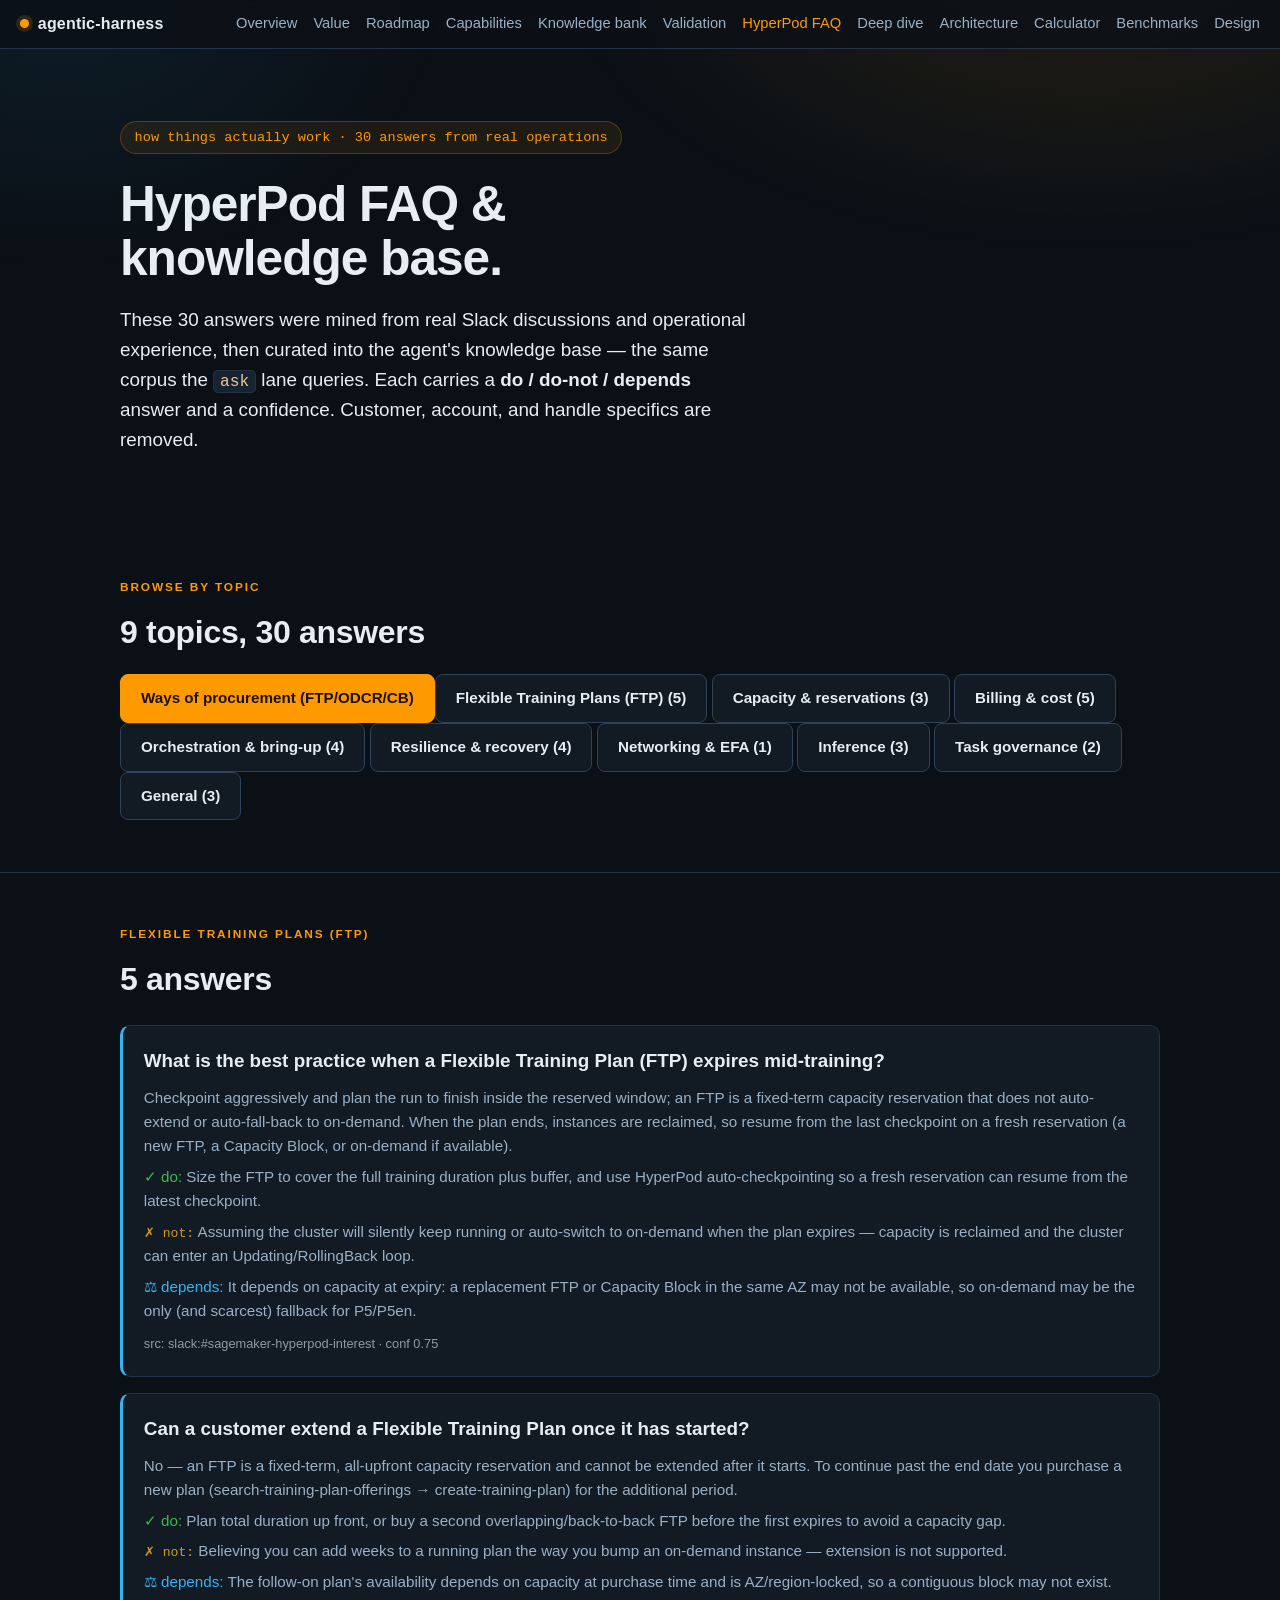
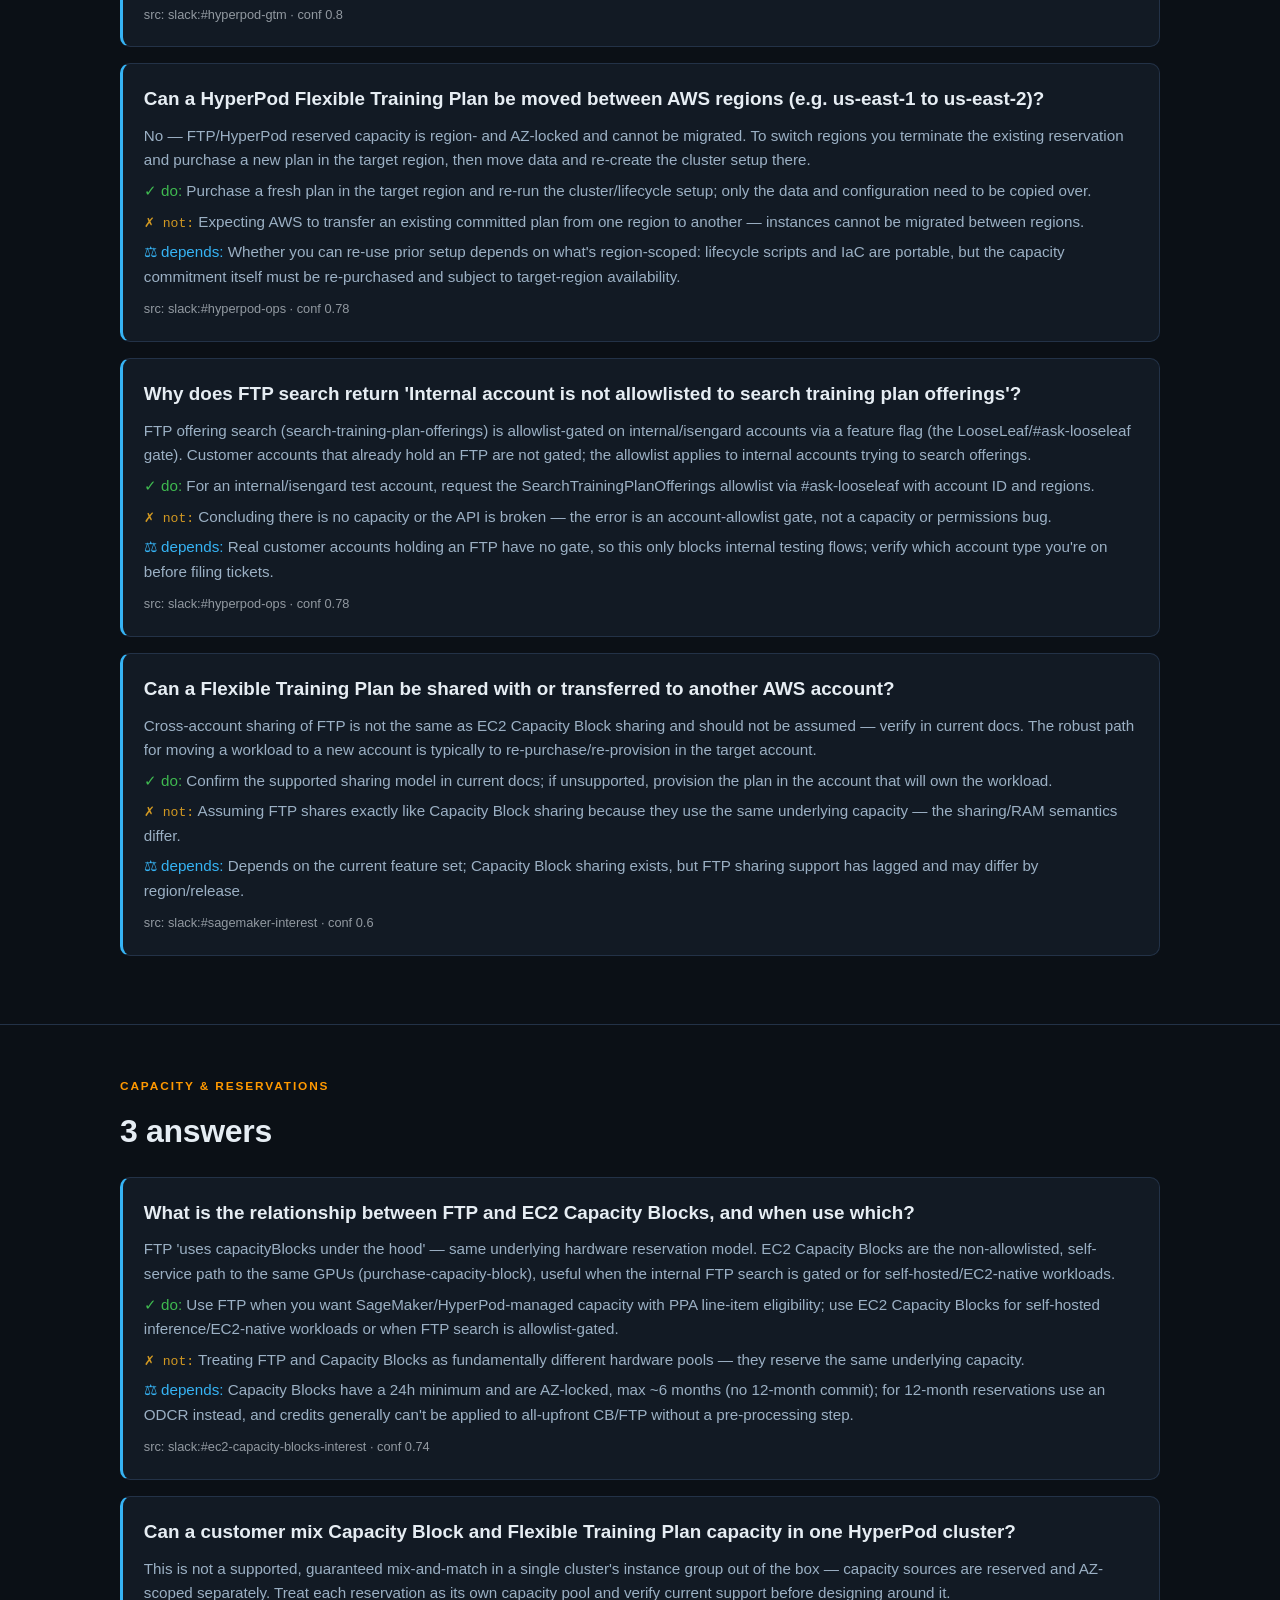
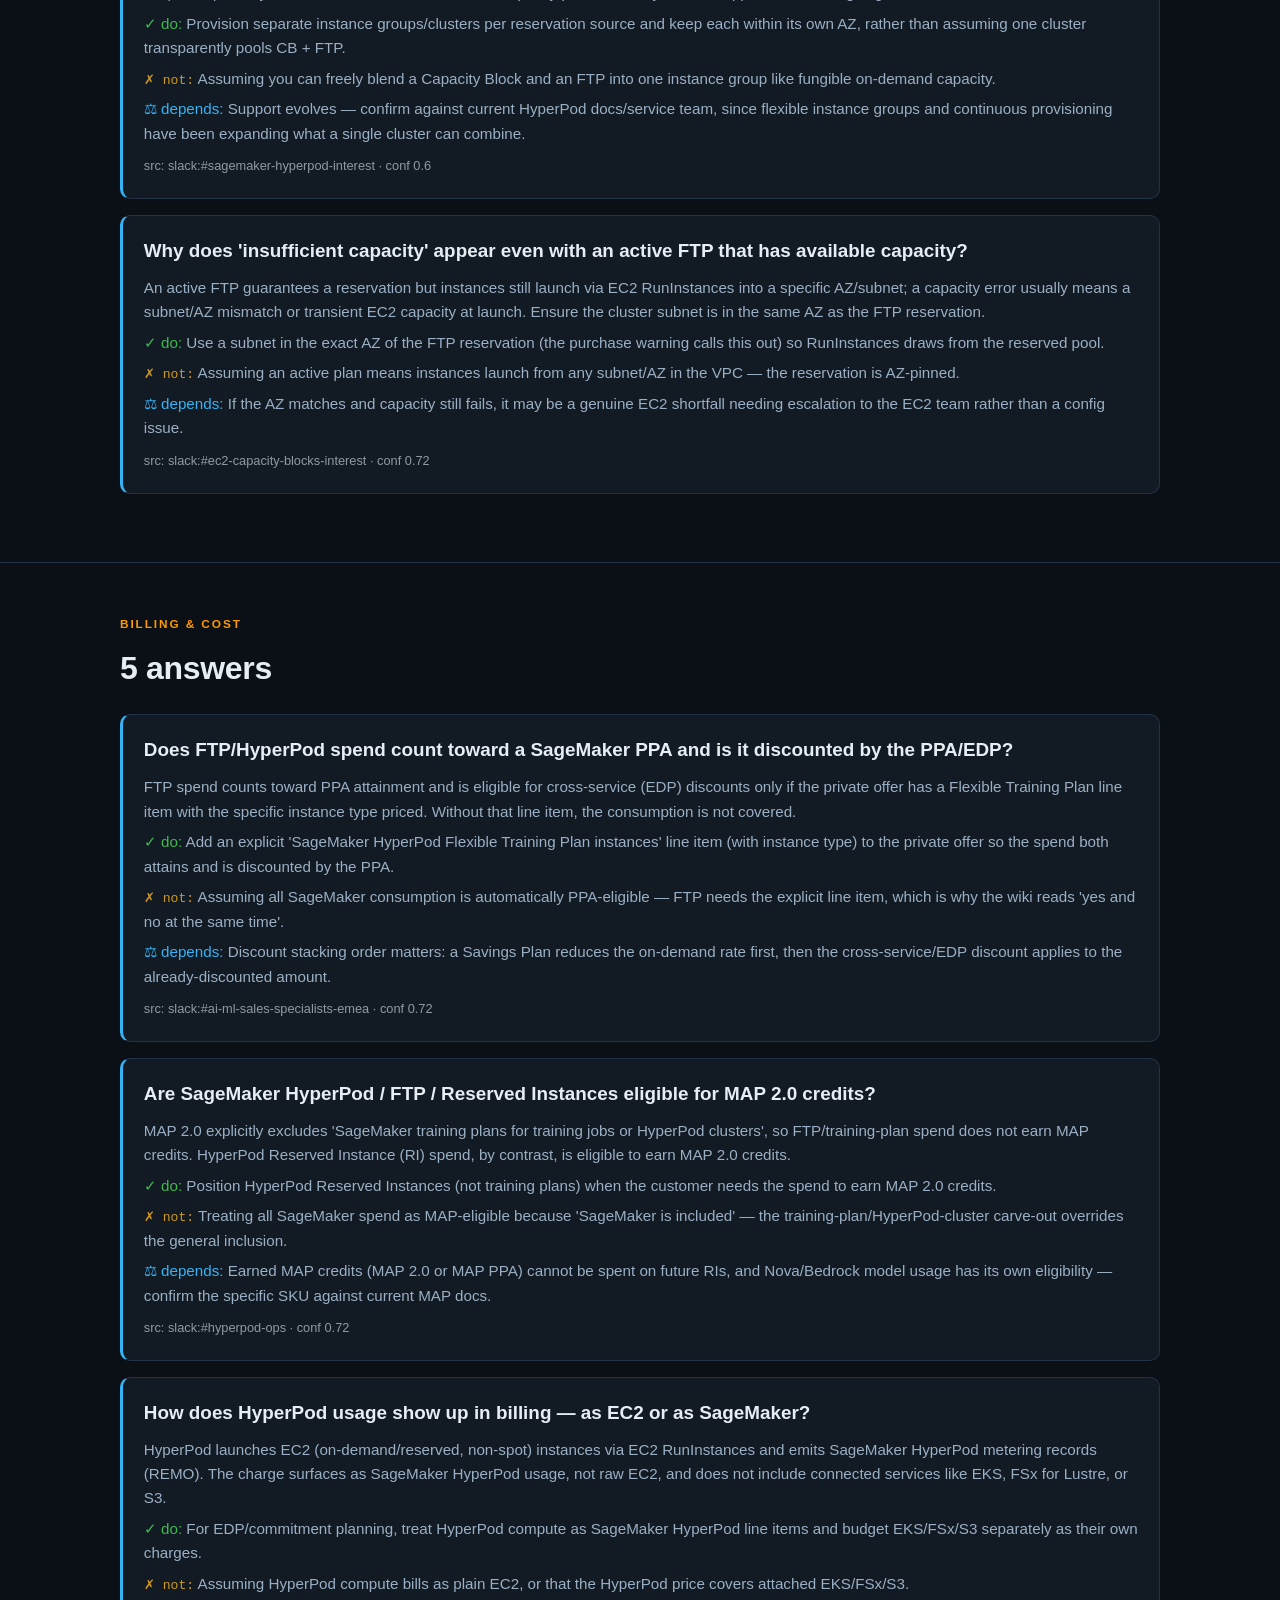
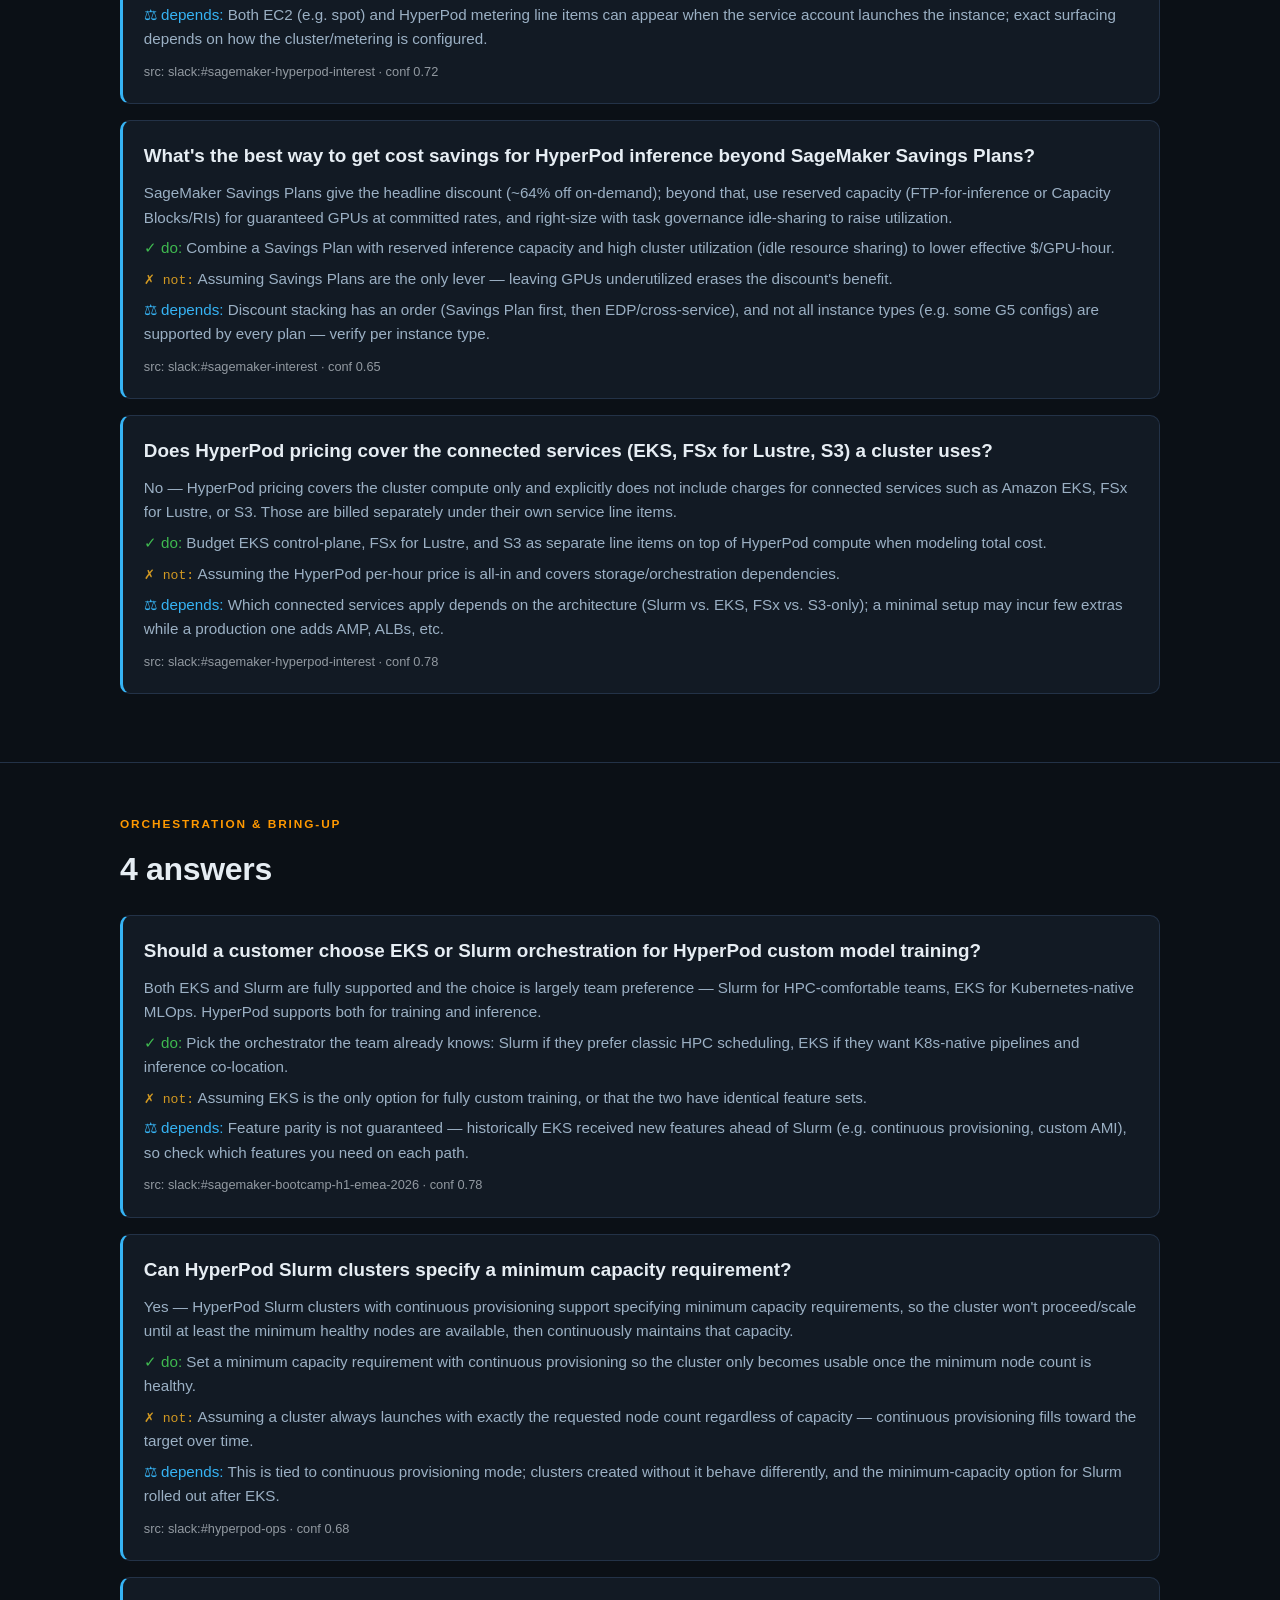
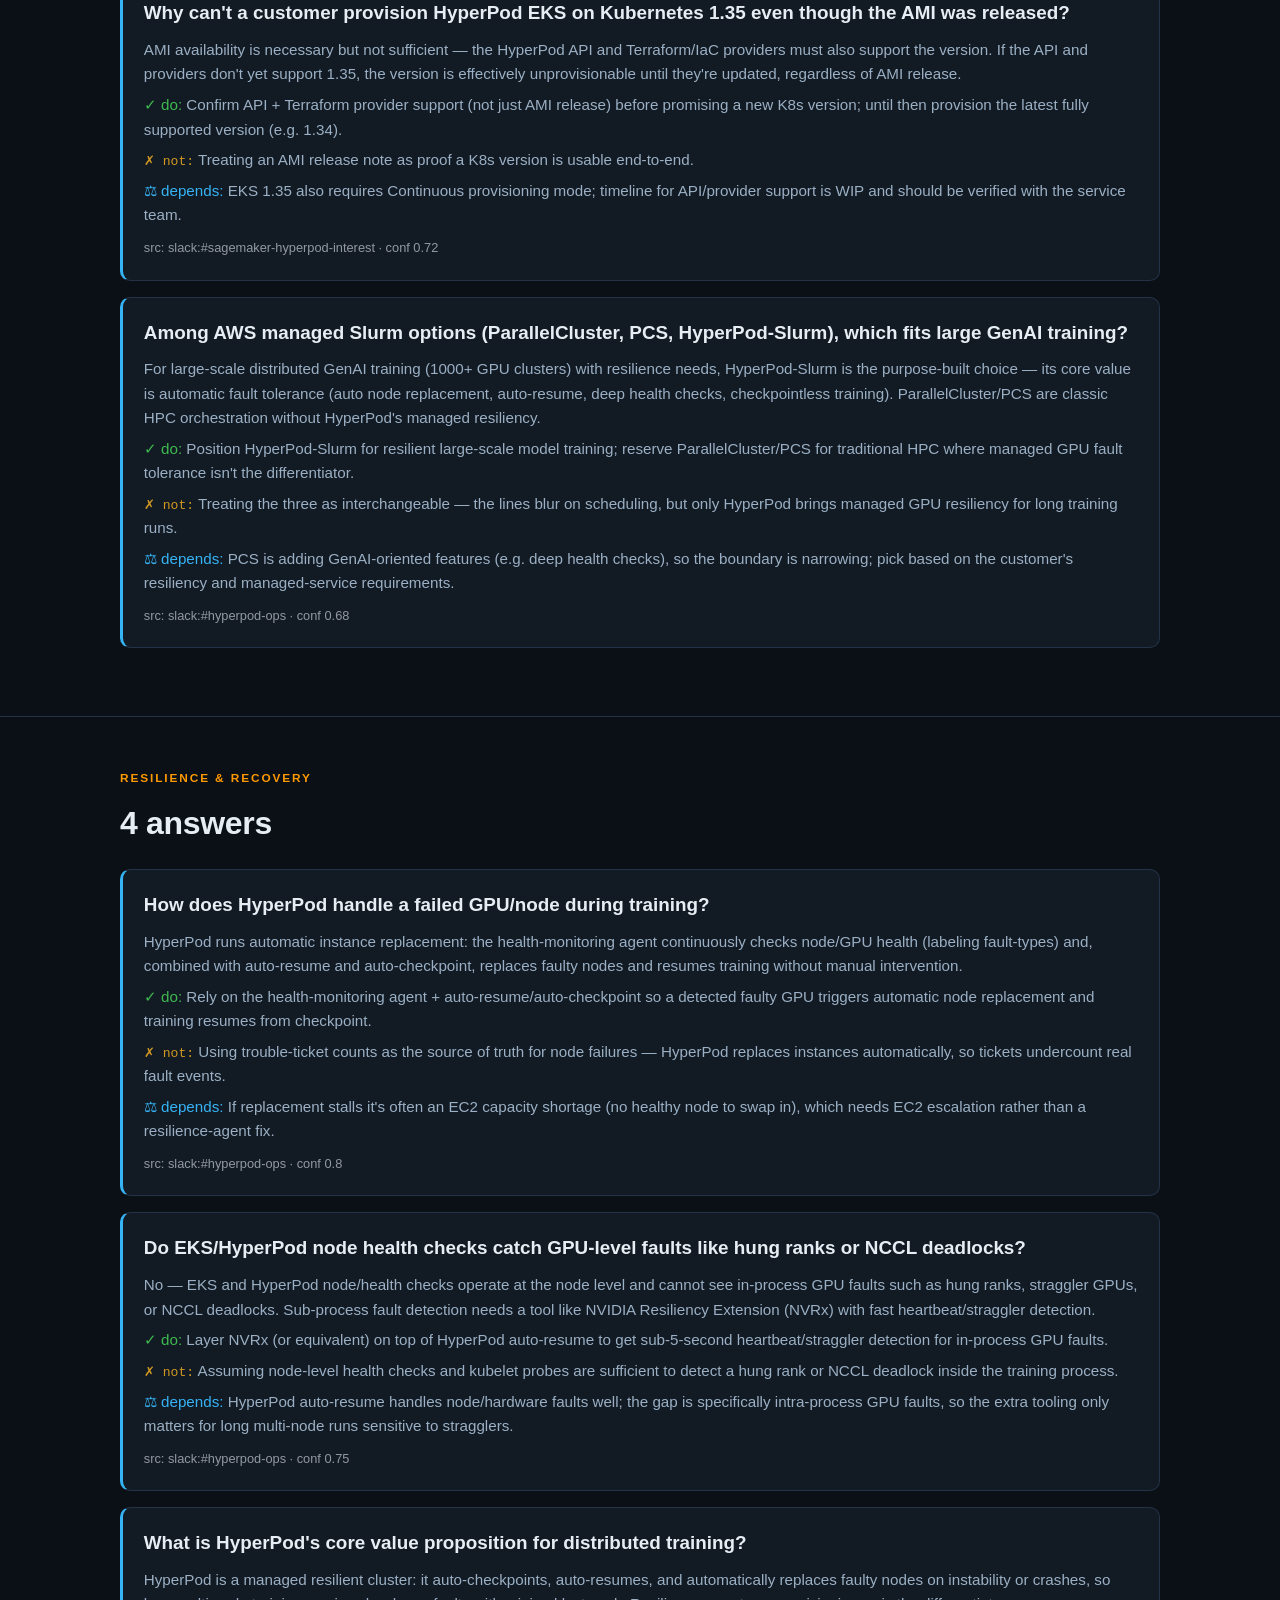
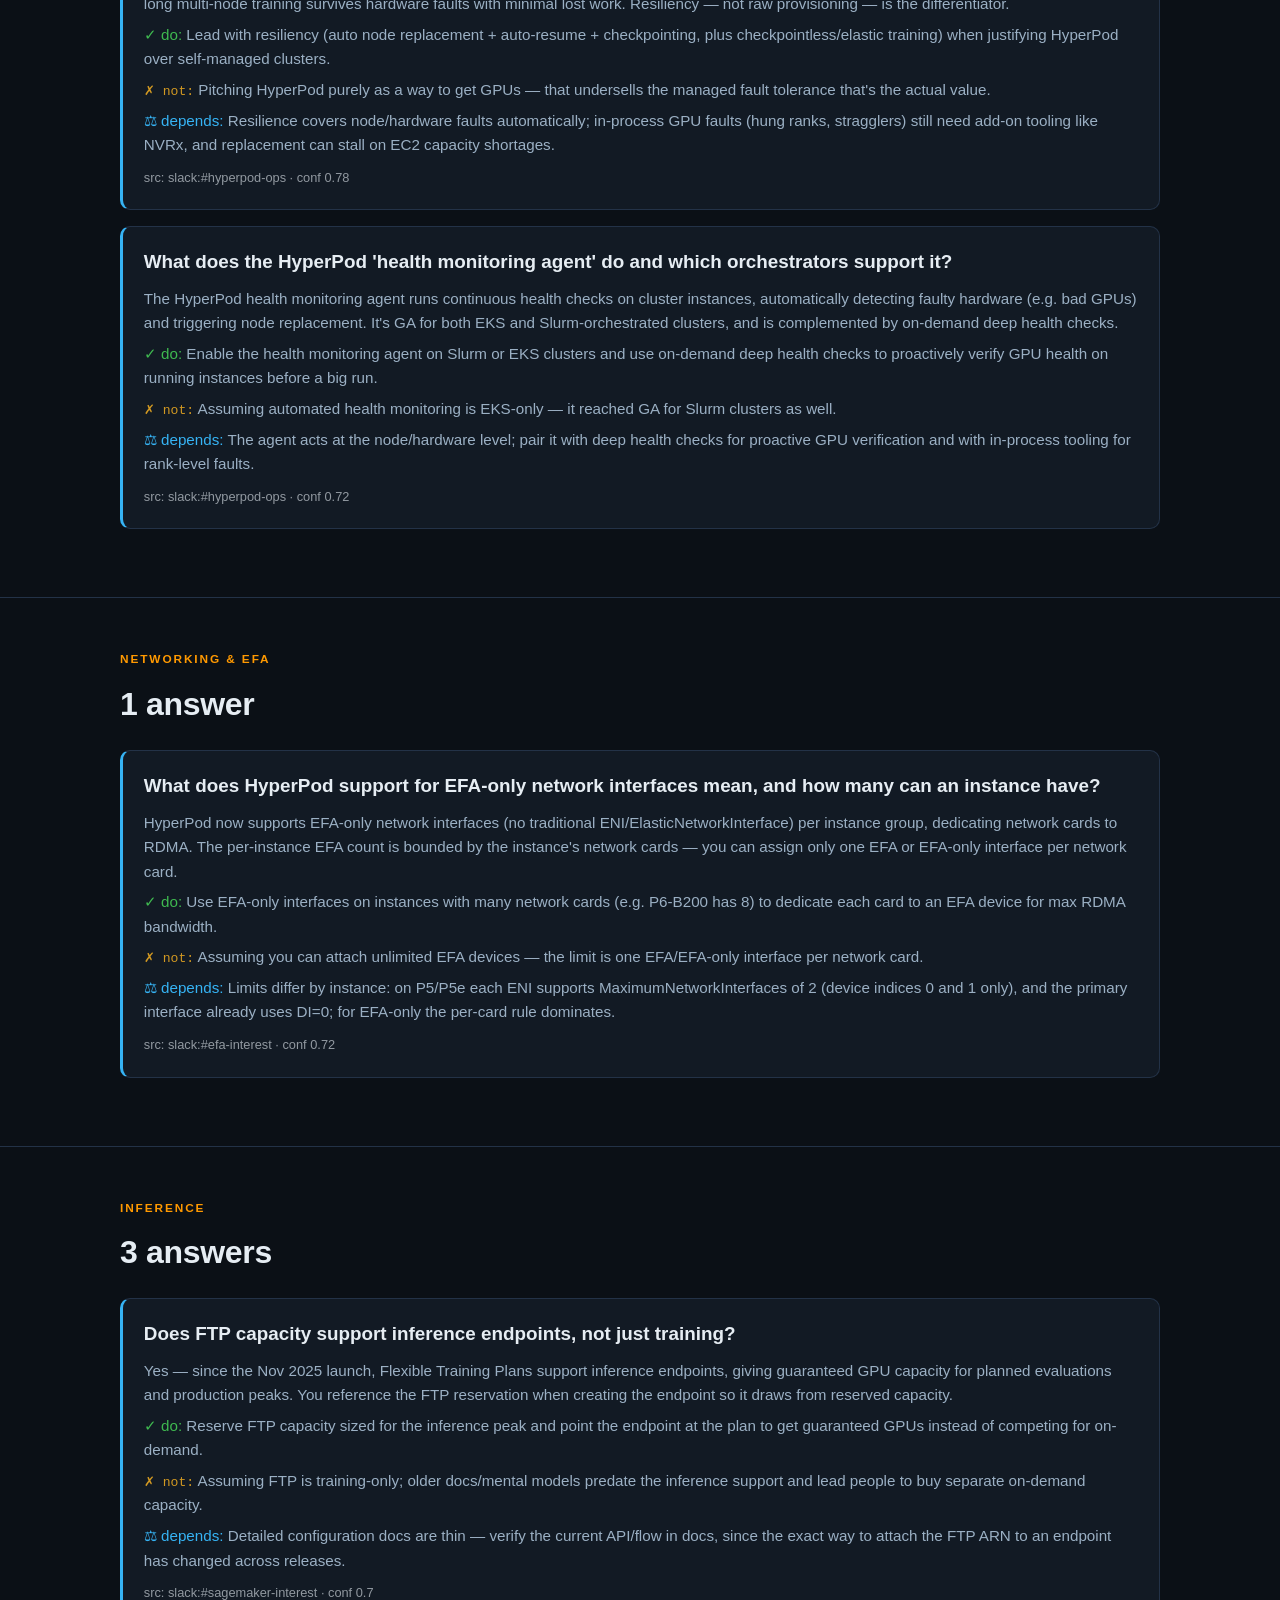
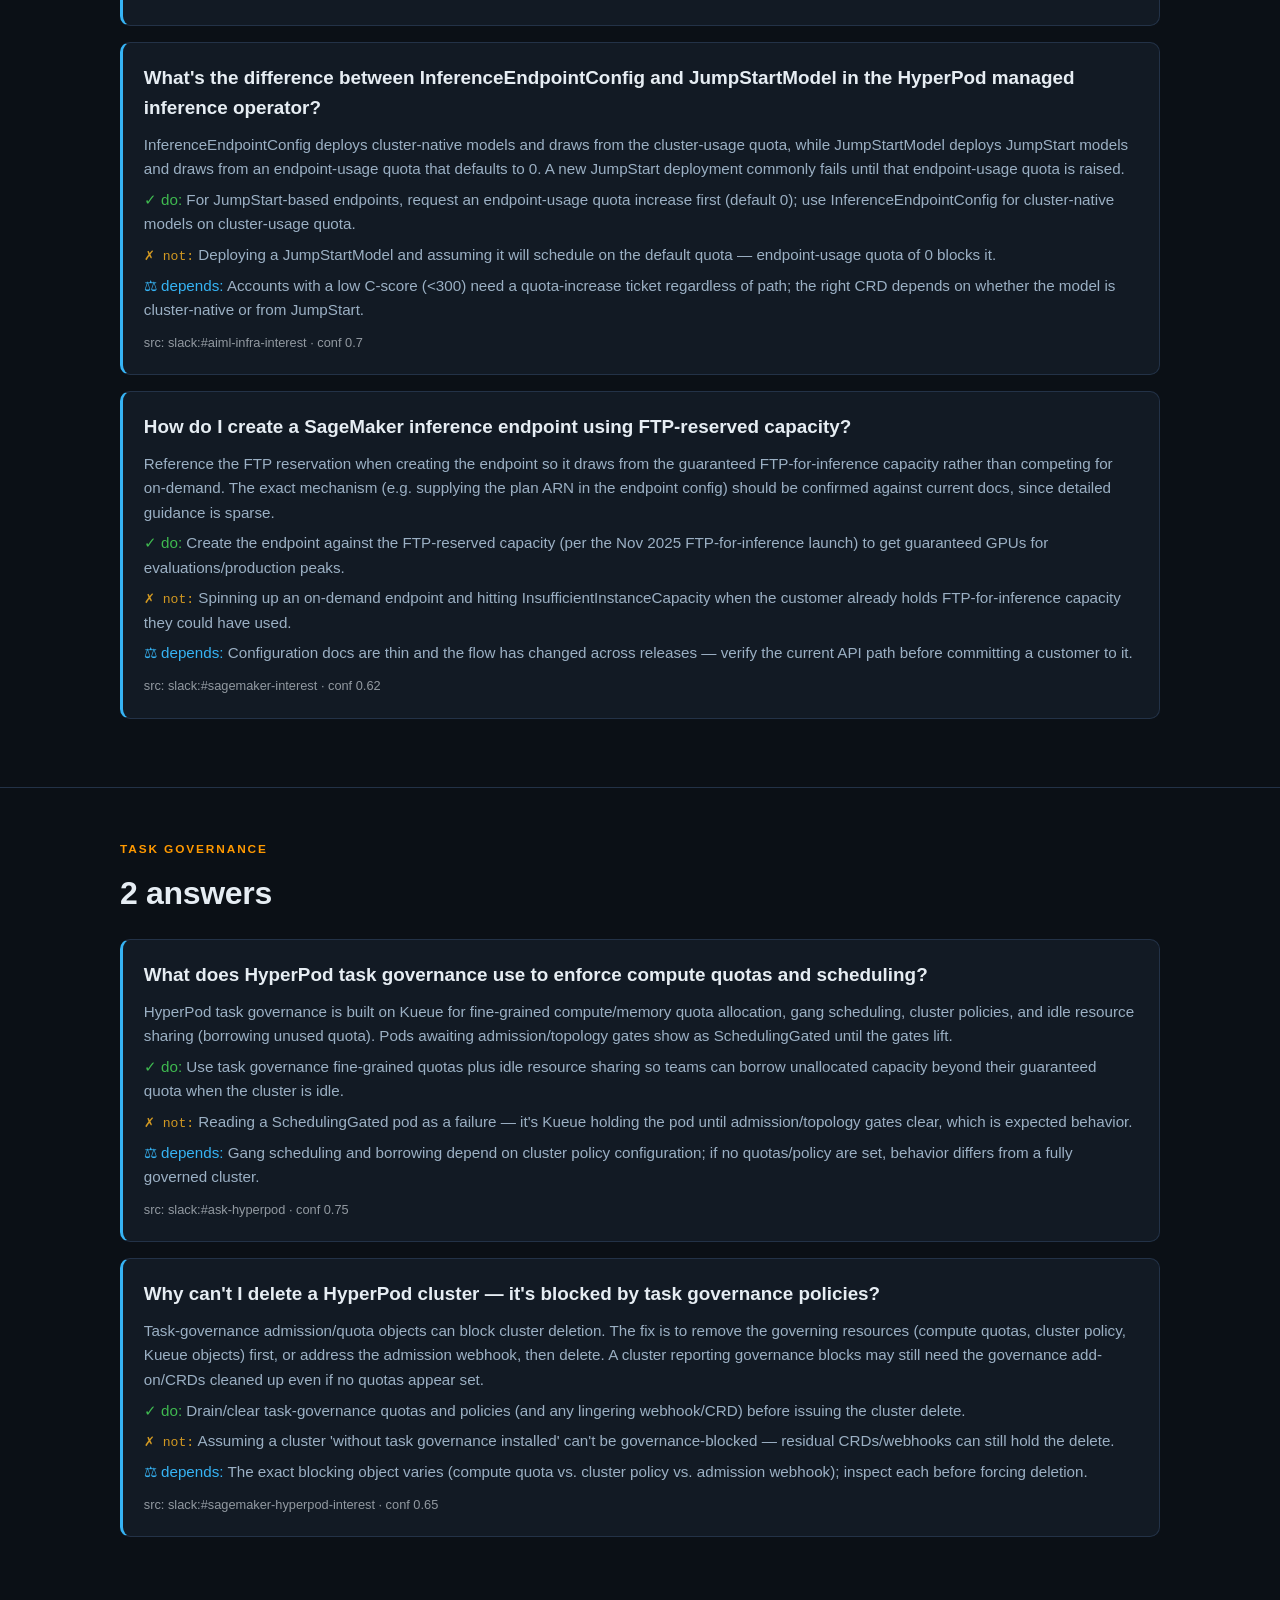
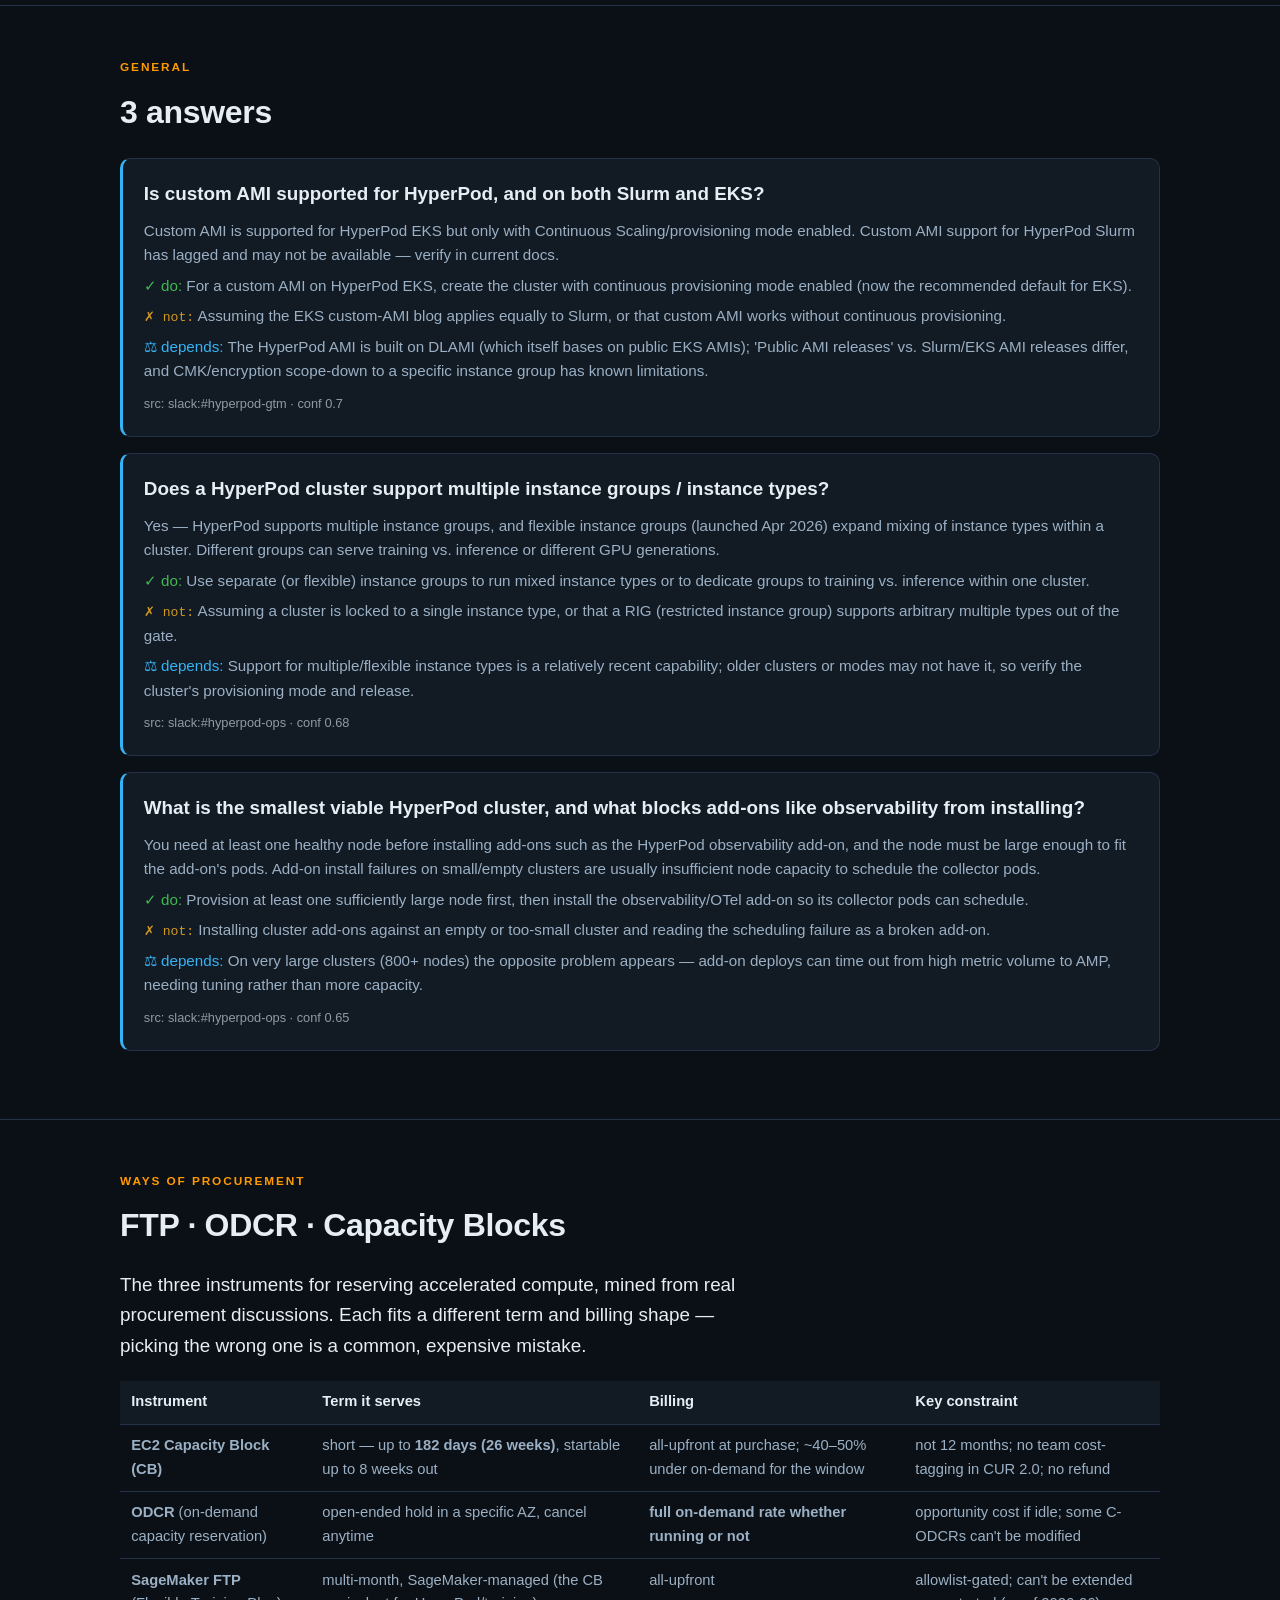
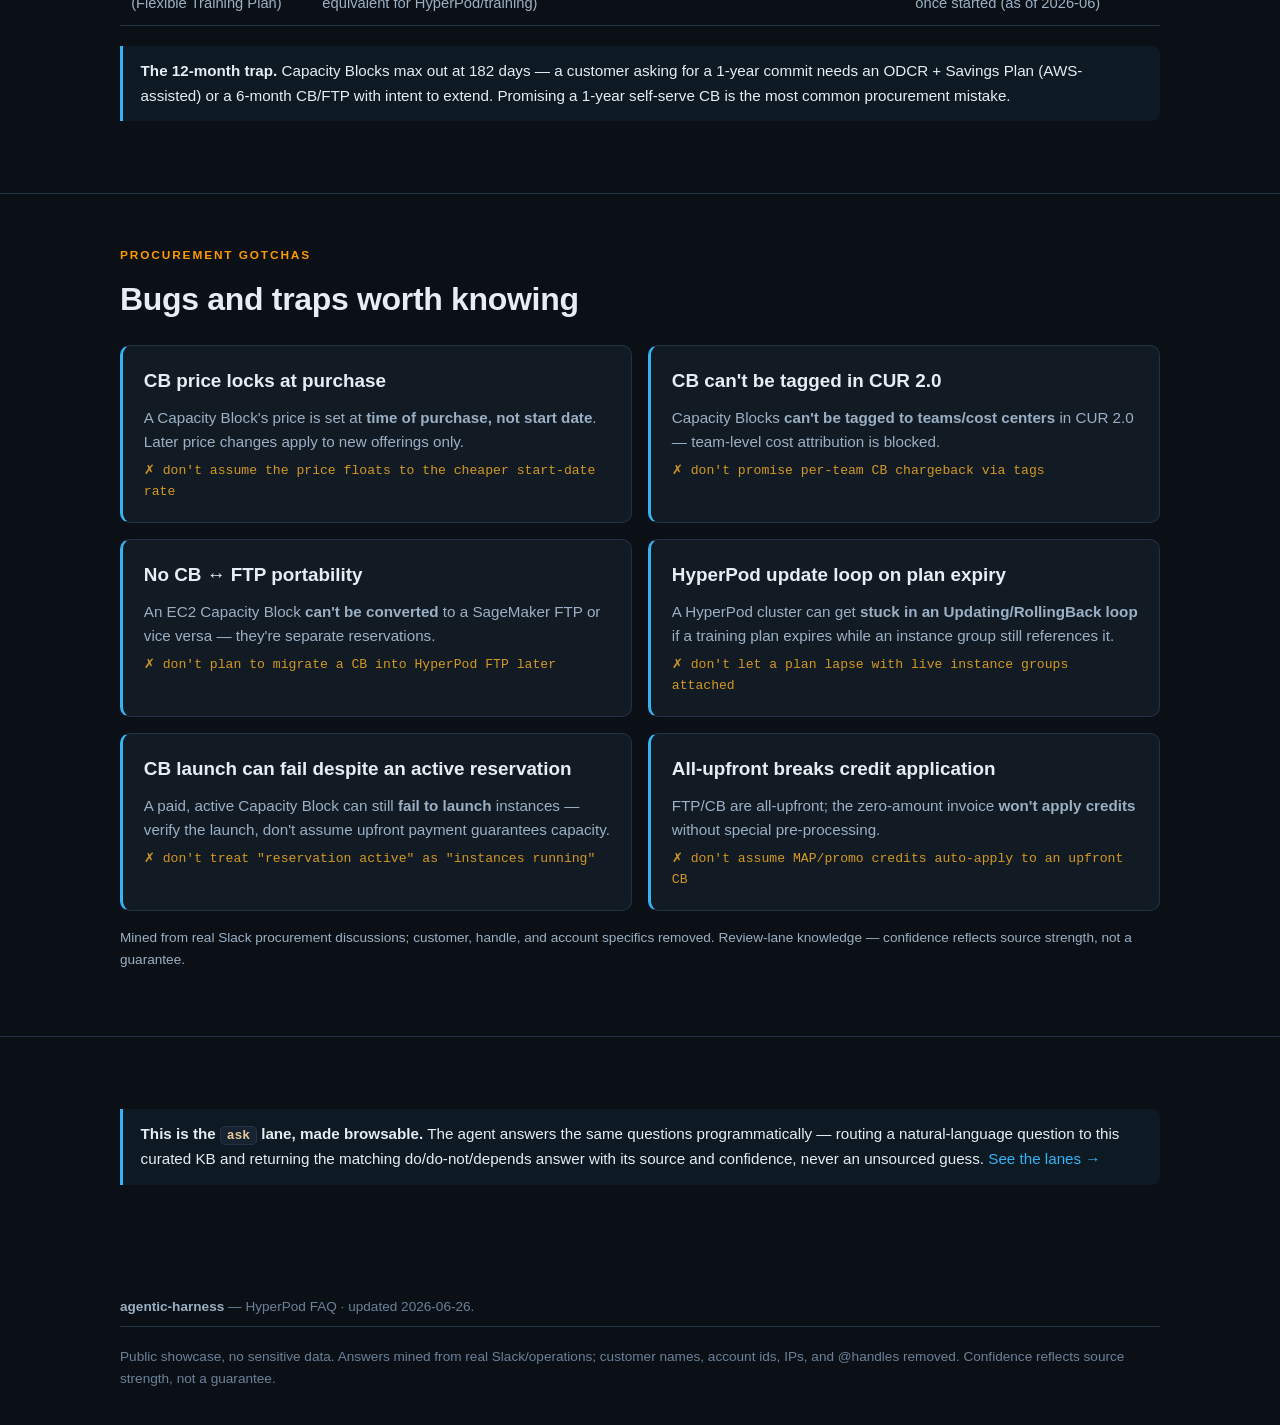
<file: faq.html>
<!DOCTYPE html>
<html lang="en">
<head>
<meta charset="utf-8">
<meta name="viewport" content="width=device-width, initial-scale=1">
<title>HyperPod FAQ — agentic-harness</title>
<meta name="description" content="How HyperPod, FTP, capacity, billing, resilience, and EFA networking actually work — 30 Q&A entries mined from real Slack discussions and operations, each with a do / do-not / depends answer.">
<link rel="stylesheet" href="assets/style.css">
</head>
<body>
<nav class="nav">
  <a class="brand" href="index.html"><span class="dot"></span><span class="full">agentic-harness</span></a>
  <div class="links">
    <a href="index.html">Overview</a>
    <a href="value.html">Value</a>
    <a href="roadmap.html">Roadmap</a>
    <a href="capabilities.html">Capabilities</a>
    <a href="knowledge.html">Knowledge bank</a>
    <a href="validation.html">Validation</a>
    <a href="faq.html" class="active">HyperPod FAQ</a>
    <a href="deep-dive.html">Deep dive</a>
    <a href="architecture.html">Architecture</a>
    <a href="calculator.html">Calculator</a>
    <a href="benchmarks.html">Benchmarks</a>
    <a href="design.html">Design</a>
  </div>
</nav>
<header class="hero">
  <div class="wrap">
    <span class="tagline">how things actually work &middot; 30 answers from real operations</span>
    <h1>HyperPod FAQ &amp;<br>knowledge base.</h1>
    <p class="lead">
      These 30 answers were mined from real Slack discussions and
      operational experience, then curated into the agent's knowledge base &mdash;
      the same corpus the <code>ask</code> lane queries. Each carries a
      <strong>do / do-not / depends</strong> answer and a confidence. Customer,
      account, and handle specifics are removed.
    </p>
  </div>
</header>
<section><div class="wrap">
  <p class="eyebrow">Browse by topic</p>
  <h2>9 topics, 30 answers</h2>
  <div class="cta" style="flex-wrap:wrap;gap:.5rem;margin-top:1rem"><a class="btn primary" href="#procurement">Ways of procurement (FTP/ODCR/CB)</a><a class="btn" href="#ftp">Flexible Training Plans (FTP) (5)</a> <a class="btn" href="#capacity">Capacity &amp; reservations (3)</a> <a class="btn" href="#billing">Billing &amp; cost (5)</a> <a class="btn" href="#orchestration">Orchestration &amp; bring-up (4)</a> <a class="btn" href="#resilience">Resilience &amp; recovery (4)</a> <a class="btn" href="#networking">Networking &amp; EFA (1)</a> <a class="btn" href="#inference">Inference (3)</a> <a class="btn" href="#task_governance">Task governance (2)</a> <a class="btn" href="#general">General (3)</a></div>
</div></section>
<section id="ftp"><div class="wrap">
  <p class="eyebrow">Flexible Training Plans (FTP)</p>
  <h2>5 answers</h2>
  <div style="margin-top:1.25rem"><div class="card kb-instinct" style="margin-bottom:1rem">
        <h3 style="margin-top:0">What is the best practice when a Flexible Training Plan (FTP) expires mid-training?</h3>
        <p>Checkpoint aggressively and plan the run to finish inside the reserved window; an FTP is a fixed-term capacity reservation that does not auto-extend or auto-fall-back to on-demand. When the plan ends, instances are reclaimed, so resume from the last checkpoint on a fresh reservation (a new FTP, a Capacity Block, or on-demand if available).</p>
        <p style="margin:.4rem 0"><span style="color:var(--green)">&#10003; do:</span> Size the FTP to cover the full training duration plus buffer, and use HyperPod auto-checkpointing so a fresh reservation can resume from the latest checkpoint.</p>
        <p style="margin:.4rem 0"><span class="neg">&#10007; not:</span> Assuming the cluster will silently keep running or auto-switch to on-demand when the plan expires — capacity is reclaimed and the cluster can enter an Updating/RollingBack loop.</p>
        <p style="margin:.4rem 0"><span style="color:var(--accent-2)">&#9878; depends:</span> It depends on capacity at expiry: a replacement FTP or Capacity Block in the same AZ may not be available, so on-demand may be the only (and scarcest) fallback for P5/P5en.</p>
        <span style="opacity:.6;font-size:.8rem">src: slack:#sagemaker-hyperpod-interest &middot; conf 0.75</span>
      </div><div class="card kb-instinct" style="margin-bottom:1rem">
        <h3 style="margin-top:0">Can a customer extend a Flexible Training Plan once it has started?</h3>
        <p>No — an FTP is a fixed-term, all-upfront capacity reservation and cannot be extended after it starts. To continue past the end date you purchase a new plan (search-training-plan-offerings → create-training-plan) for the additional period.</p>
        <p style="margin:.4rem 0"><span style="color:var(--green)">&#10003; do:</span> Plan total duration up front, or buy a second overlapping/back-to-back FTP before the first expires to avoid a capacity gap.</p>
        <p style="margin:.4rem 0"><span class="neg">&#10007; not:</span> Believing you can add weeks to a running plan the way you bump an on-demand instance — extension is not supported.</p>
        <p style="margin:.4rem 0"><span style="color:var(--accent-2)">&#9878; depends:</span> The follow-on plan&#x27;s availability depends on capacity at purchase time and is AZ/region-locked, so a contiguous block may not exist.</p>
        <span style="opacity:.6;font-size:.8rem">src: slack:#hyperpod-gtm &middot; conf 0.8</span>
      </div><div class="card kb-instinct" style="margin-bottom:1rem">
        <h3 style="margin-top:0">Can a HyperPod Flexible Training Plan be moved between AWS regions (e.g. us-east-1 to us-east-2)?</h3>
        <p>No — FTP/HyperPod reserved capacity is region- and AZ-locked and cannot be migrated. To switch regions you terminate the existing reservation and purchase a new plan in the target region, then move data and re-create the cluster setup there.</p>
        <p style="margin:.4rem 0"><span style="color:var(--green)">&#10003; do:</span> Purchase a fresh plan in the target region and re-run the cluster/lifecycle setup; only the data and configuration need to be copied over.</p>
        <p style="margin:.4rem 0"><span class="neg">&#10007; not:</span> Expecting AWS to transfer an existing committed plan from one region to another — instances cannot be migrated between regions.</p>
        <p style="margin:.4rem 0"><span style="color:var(--accent-2)">&#9878; depends:</span> Whether you can re-use prior setup depends on what&#x27;s region-scoped: lifecycle scripts and IaC are portable, but the capacity commitment itself must be re-purchased and subject to target-region availability.</p>
        <span style="opacity:.6;font-size:.8rem">src: slack:#hyperpod-ops &middot; conf 0.78</span>
      </div><div class="card kb-instinct" style="margin-bottom:1rem">
        <h3 style="margin-top:0">Why does FTP search return &#x27;Internal account is not allowlisted to search training plan offerings&#x27;?</h3>
        <p>FTP offering search (search-training-plan-offerings) is allowlist-gated on internal/isengard accounts via a feature flag (the LooseLeaf/#ask-looseleaf gate). Customer accounts that already hold an FTP are not gated; the allowlist applies to internal accounts trying to search offerings.</p>
        <p style="margin:.4rem 0"><span style="color:var(--green)">&#10003; do:</span> For an internal/isengard test account, request the SearchTrainingPlanOfferings allowlist via #ask-looseleaf with account ID and regions.</p>
        <p style="margin:.4rem 0"><span class="neg">&#10007; not:</span> Concluding there is no capacity or the API is broken — the error is an account-allowlist gate, not a capacity or permissions bug.</p>
        <p style="margin:.4rem 0"><span style="color:var(--accent-2)">&#9878; depends:</span> Real customer accounts holding an FTP have no gate, so this only blocks internal testing flows; verify which account type you&#x27;re on before filing tickets.</p>
        <span style="opacity:.6;font-size:.8rem">src: slack:#hyperpod-ops &middot; conf 0.78</span>
      </div><div class="card kb-instinct" style="margin-bottom:1rem">
        <h3 style="margin-top:0">Can a Flexible Training Plan be shared with or transferred to another AWS account?</h3>
        <p>Cross-account sharing of FTP is not the same as EC2 Capacity Block sharing and should not be assumed — verify in current docs. The robust path for moving a workload to a new account is typically to re-purchase/re-provision in the target account.</p>
        <p style="margin:.4rem 0"><span style="color:var(--green)">&#10003; do:</span> Confirm the supported sharing model in current docs; if unsupported, provision the plan in the account that will own the workload.</p>
        <p style="margin:.4rem 0"><span class="neg">&#10007; not:</span> Assuming FTP shares exactly like Capacity Block sharing because they use the same underlying capacity — the sharing/RAM semantics differ.</p>
        <p style="margin:.4rem 0"><span style="color:var(--accent-2)">&#9878; depends:</span> Depends on the current feature set; Capacity Block sharing exists, but FTP sharing support has lagged and may differ by region/release.</p>
        <span style="opacity:.6;font-size:.8rem">src: slack:#sagemaker-interest &middot; conf 0.6</span>
      </div></div>
</div></section>
<section id="capacity"><div class="wrap">
  <p class="eyebrow">Capacity &amp; reservations</p>
  <h2>3 answers</h2>
  <div style="margin-top:1.25rem"><div class="card kb-instinct" style="margin-bottom:1rem">
        <h3 style="margin-top:0">What is the relationship between FTP and EC2 Capacity Blocks, and when use which?</h3>
        <p>FTP &#x27;uses capacityBlocks under the hood&#x27; — same underlying hardware reservation model. EC2 Capacity Blocks are the non-allowlisted, self-service path to the same GPUs (purchase-capacity-block), useful when the internal FTP search is gated or for self-hosted/EC2-native workloads.</p>
        <p style="margin:.4rem 0"><span style="color:var(--green)">&#10003; do:</span> Use FTP when you want SageMaker/HyperPod-managed capacity with PPA line-item eligibility; use EC2 Capacity Blocks for self-hosted inference/EC2-native workloads or when FTP search is allowlist-gated.</p>
        <p style="margin:.4rem 0"><span class="neg">&#10007; not:</span> Treating FTP and Capacity Blocks as fundamentally different hardware pools — they reserve the same underlying capacity.</p>
        <p style="margin:.4rem 0"><span style="color:var(--accent-2)">&#9878; depends:</span> Capacity Blocks have a 24h minimum and are AZ-locked, max ~6 months (no 12-month commit); for 12-month reservations use an ODCR instead, and credits generally can&#x27;t be applied to all-upfront CB/FTP without a pre-processing step.</p>
        <span style="opacity:.6;font-size:.8rem">src: slack:#ec2-capacity-blocks-interest &middot; conf 0.74</span>
      </div><div class="card kb-instinct" style="margin-bottom:1rem">
        <h3 style="margin-top:0">Can a customer mix Capacity Block and Flexible Training Plan capacity in one HyperPod cluster?</h3>
        <p>This is not a supported, guaranteed mix-and-match in a single cluster&#x27;s instance group out of the box — capacity sources are reserved and AZ-scoped separately. Treat each reservation as its own capacity pool and verify current support before designing around it.</p>
        <p style="margin:.4rem 0"><span style="color:var(--green)">&#10003; do:</span> Provision separate instance groups/clusters per reservation source and keep each within its own AZ, rather than assuming one cluster transparently pools CB + FTP.</p>
        <p style="margin:.4rem 0"><span class="neg">&#10007; not:</span> Assuming you can freely blend a Capacity Block and an FTP into one instance group like fungible on-demand capacity.</p>
        <p style="margin:.4rem 0"><span style="color:var(--accent-2)">&#9878; depends:</span> Support evolves — confirm against current HyperPod docs/service team, since flexible instance groups and continuous provisioning have been expanding what a single cluster can combine.</p>
        <span style="opacity:.6;font-size:.8rem">src: slack:#sagemaker-hyperpod-interest &middot; conf 0.6</span>
      </div><div class="card kb-instinct" style="margin-bottom:1rem">
        <h3 style="margin-top:0">Why does &#x27;insufficient capacity&#x27; appear even with an active FTP that has available capacity?</h3>
        <p>An active FTP guarantees a reservation but instances still launch via EC2 RunInstances into a specific AZ/subnet; a capacity error usually means a subnet/AZ mismatch or transient EC2 capacity at launch. Ensure the cluster subnet is in the same AZ as the FTP reservation.</p>
        <p style="margin:.4rem 0"><span style="color:var(--green)">&#10003; do:</span> Use a subnet in the exact AZ of the FTP reservation (the purchase warning calls this out) so RunInstances draws from the reserved pool.</p>
        <p style="margin:.4rem 0"><span class="neg">&#10007; not:</span> Assuming an active plan means instances launch from any subnet/AZ in the VPC — the reservation is AZ-pinned.</p>
        <p style="margin:.4rem 0"><span style="color:var(--accent-2)">&#9878; depends:</span> If the AZ matches and capacity still fails, it may be a genuine EC2 shortfall needing escalation to the EC2 team rather than a config issue.</p>
        <span style="opacity:.6;font-size:.8rem">src: slack:#ec2-capacity-blocks-interest &middot; conf 0.72</span>
      </div></div>
</div></section>
<section id="billing"><div class="wrap">
  <p class="eyebrow">Billing &amp; cost</p>
  <h2>5 answers</h2>
  <div style="margin-top:1.25rem"><div class="card kb-instinct" style="margin-bottom:1rem">
        <h3 style="margin-top:0">Does FTP/HyperPod spend count toward a SageMaker PPA and is it discounted by the PPA/EDP?</h3>
        <p>FTP spend counts toward PPA attainment and is eligible for cross-service (EDP) discounts only if the private offer has a Flexible Training Plan line item with the specific instance type priced. Without that line item, the consumption is not covered.</p>
        <p style="margin:.4rem 0"><span style="color:var(--green)">&#10003; do:</span> Add an explicit &#x27;SageMaker HyperPod Flexible Training Plan instances&#x27; line item (with instance type) to the private offer so the spend both attains and is discounted by the PPA.</p>
        <p style="margin:.4rem 0"><span class="neg">&#10007; not:</span> Assuming all SageMaker consumption is automatically PPA-eligible — FTP needs the explicit line item, which is why the wiki reads &#x27;yes and no at the same time&#x27;.</p>
        <p style="margin:.4rem 0"><span style="color:var(--accent-2)">&#9878; depends:</span> Discount stacking order matters: a Savings Plan reduces the on-demand rate first, then the cross-service/EDP discount applies to the already-discounted amount.</p>
        <span style="opacity:.6;font-size:.8rem">src: slack:#ai-ml-sales-specialists-emea &middot; conf 0.72</span>
      </div><div class="card kb-instinct" style="margin-bottom:1rem">
        <h3 style="margin-top:0">Are SageMaker HyperPod / FTP / Reserved Instances eligible for MAP 2.0 credits?</h3>
        <p>MAP 2.0 explicitly excludes &#x27;SageMaker training plans for training jobs or HyperPod clusters&#x27;, so FTP/training-plan spend does not earn MAP credits. HyperPod Reserved Instance (RI) spend, by contrast, is eligible to earn MAP 2.0 credits.</p>
        <p style="margin:.4rem 0"><span style="color:var(--green)">&#10003; do:</span> Position HyperPod Reserved Instances (not training plans) when the customer needs the spend to earn MAP 2.0 credits.</p>
        <p style="margin:.4rem 0"><span class="neg">&#10007; not:</span> Treating all SageMaker spend as MAP-eligible because &#x27;SageMaker is included&#x27; — the training-plan/HyperPod-cluster carve-out overrides the general inclusion.</p>
        <p style="margin:.4rem 0"><span style="color:var(--accent-2)">&#9878; depends:</span> Earned MAP credits (MAP 2.0 or MAP PPA) cannot be spent on future RIs, and Nova/Bedrock model usage has its own eligibility — confirm the specific SKU against current MAP docs.</p>
        <span style="opacity:.6;font-size:.8rem">src: slack:#hyperpod-ops &middot; conf 0.72</span>
      </div><div class="card kb-instinct" style="margin-bottom:1rem">
        <h3 style="margin-top:0">How does HyperPod usage show up in billing — as EC2 or as SageMaker?</h3>
        <p>HyperPod launches EC2 (on-demand/reserved, non-spot) instances via EC2 RunInstances and emits SageMaker HyperPod metering records (REMO). The charge surfaces as SageMaker HyperPod usage, not raw EC2, and does not include connected services like EKS, FSx for Lustre, or S3.</p>
        <p style="margin:.4rem 0"><span style="color:var(--green)">&#10003; do:</span> For EDP/commitment planning, treat HyperPod compute as SageMaker HyperPod line items and budget EKS/FSx/S3 separately as their own charges.</p>
        <p style="margin:.4rem 0"><span class="neg">&#10007; not:</span> Assuming HyperPod compute bills as plain EC2, or that the HyperPod price covers attached EKS/FSx/S3.</p>
        <p style="margin:.4rem 0"><span style="color:var(--accent-2)">&#9878; depends:</span> Both EC2 (e.g. spot) and HyperPod metering line items can appear when the service account launches the instance; exact surfacing depends on how the cluster/metering is configured.</p>
        <span style="opacity:.6;font-size:.8rem">src: slack:#sagemaker-hyperpod-interest &middot; conf 0.72</span>
      </div><div class="card kb-instinct" style="margin-bottom:1rem">
        <h3 style="margin-top:0">What&#x27;s the best way to get cost savings for HyperPod inference beyond SageMaker Savings Plans?</h3>
        <p>SageMaker Savings Plans give the headline discount (~64% off on-demand); beyond that, use reserved capacity (FTP-for-inference or Capacity Blocks/RIs) for guaranteed GPUs at committed rates, and right-size with task governance idle-sharing to raise utilization.</p>
        <p style="margin:.4rem 0"><span style="color:var(--green)">&#10003; do:</span> Combine a Savings Plan with reserved inference capacity and high cluster utilization (idle resource sharing) to lower effective $/GPU-hour.</p>
        <p style="margin:.4rem 0"><span class="neg">&#10007; not:</span> Assuming Savings Plans are the only lever — leaving GPUs underutilized erases the discount&#x27;s benefit.</p>
        <p style="margin:.4rem 0"><span style="color:var(--accent-2)">&#9878; depends:</span> Discount stacking has an order (Savings Plan first, then EDP/cross-service), and not all instance types (e.g. some G5 configs) are supported by every plan — verify per instance type.</p>
        <span style="opacity:.6;font-size:.8rem">src: slack:#sagemaker-interest &middot; conf 0.65</span>
      </div><div class="card kb-instinct" style="margin-bottom:1rem">
        <h3 style="margin-top:0">Does HyperPod pricing cover the connected services (EKS, FSx for Lustre, S3) a cluster uses?</h3>
        <p>No — HyperPod pricing covers the cluster compute only and explicitly does not include charges for connected services such as Amazon EKS, FSx for Lustre, or S3. Those are billed separately under their own service line items.</p>
        <p style="margin:.4rem 0"><span style="color:var(--green)">&#10003; do:</span> Budget EKS control-plane, FSx for Lustre, and S3 as separate line items on top of HyperPod compute when modeling total cost.</p>
        <p style="margin:.4rem 0"><span class="neg">&#10007; not:</span> Assuming the HyperPod per-hour price is all-in and covers storage/orchestration dependencies.</p>
        <p style="margin:.4rem 0"><span style="color:var(--accent-2)">&#9878; depends:</span> Which connected services apply depends on the architecture (Slurm vs. EKS, FSx vs. S3-only); a minimal setup may incur few extras while a production one adds AMP, ALBs, etc.</p>
        <span style="opacity:.6;font-size:.8rem">src: slack:#sagemaker-hyperpod-interest &middot; conf 0.78</span>
      </div></div>
</div></section>
<section id="orchestration"><div class="wrap">
  <p class="eyebrow">Orchestration &amp; bring-up</p>
  <h2>4 answers</h2>
  <div style="margin-top:1.25rem"><div class="card kb-instinct" style="margin-bottom:1rem">
        <h3 style="margin-top:0">Should a customer choose EKS or Slurm orchestration for HyperPod custom model training?</h3>
        <p>Both EKS and Slurm are fully supported and the choice is largely team preference — Slurm for HPC-comfortable teams, EKS for Kubernetes-native MLOps. HyperPod supports both for training and inference.</p>
        <p style="margin:.4rem 0"><span style="color:var(--green)">&#10003; do:</span> Pick the orchestrator the team already knows: Slurm if they prefer classic HPC scheduling, EKS if they want K8s-native pipelines and inference co-location.</p>
        <p style="margin:.4rem 0"><span class="neg">&#10007; not:</span> Assuming EKS is the only option for fully custom training, or that the two have identical feature sets.</p>
        <p style="margin:.4rem 0"><span style="color:var(--accent-2)">&#9878; depends:</span> Feature parity is not guaranteed — historically EKS received new features ahead of Slurm (e.g. continuous provisioning, custom AMI), so check which features you need on each path.</p>
        <span style="opacity:.6;font-size:.8rem">src: slack:#sagemaker-bootcamp-h1-emea-2026 &middot; conf 0.78</span>
      </div><div class="card kb-instinct" style="margin-bottom:1rem">
        <h3 style="margin-top:0">Can HyperPod Slurm clusters specify a minimum capacity requirement?</h3>
        <p>Yes — HyperPod Slurm clusters with continuous provisioning support specifying minimum capacity requirements, so the cluster won&#x27;t proceed/scale until at least the minimum healthy nodes are available, then continuously maintains that capacity.</p>
        <p style="margin:.4rem 0"><span style="color:var(--green)">&#10003; do:</span> Set a minimum capacity requirement with continuous provisioning so the cluster only becomes usable once the minimum node count is healthy.</p>
        <p style="margin:.4rem 0"><span class="neg">&#10007; not:</span> Assuming a cluster always launches with exactly the requested node count regardless of capacity — continuous provisioning fills toward the target over time.</p>
        <p style="margin:.4rem 0"><span style="color:var(--accent-2)">&#9878; depends:</span> This is tied to continuous provisioning mode; clusters created without it behave differently, and the minimum-capacity option for Slurm rolled out after EKS.</p>
        <span style="opacity:.6;font-size:.8rem">src: slack:#hyperpod-ops &middot; conf 0.68</span>
      </div><div class="card kb-instinct" style="margin-bottom:1rem">
        <h3 style="margin-top:0">Why can&#x27;t a customer provision HyperPod EKS on Kubernetes 1.35 even though the AMI was released?</h3>
        <p>AMI availability is necessary but not sufficient — the HyperPod API and Terraform/IaC providers must also support the version. If the API and providers don&#x27;t yet support 1.35, the version is effectively unprovisionable until they&#x27;re updated, regardless of AMI release.</p>
        <p style="margin:.4rem 0"><span style="color:var(--green)">&#10003; do:</span> Confirm API + Terraform provider support (not just AMI release) before promising a new K8s version; until then provision the latest fully supported version (e.g. 1.34).</p>
        <p style="margin:.4rem 0"><span class="neg">&#10007; not:</span> Treating an AMI release note as proof a K8s version is usable end-to-end.</p>
        <p style="margin:.4rem 0"><span style="color:var(--accent-2)">&#9878; depends:</span> EKS 1.35 also requires Continuous provisioning mode; timeline for API/provider support is WIP and should be verified with the service team.</p>
        <span style="opacity:.6;font-size:.8rem">src: slack:#sagemaker-hyperpod-interest &middot; conf 0.72</span>
      </div><div class="card kb-instinct" style="margin-bottom:1rem">
        <h3 style="margin-top:0">Among AWS managed Slurm options (ParallelCluster, PCS, HyperPod-Slurm), which fits large GenAI training?</h3>
        <p>For large-scale distributed GenAI training (1000+ GPU clusters) with resilience needs, HyperPod-Slurm is the purpose-built choice — its core value is automatic fault tolerance (auto node replacement, auto-resume, deep health checks, checkpointless training). ParallelCluster/PCS are classic HPC orchestration without HyperPod&#x27;s managed resiliency.</p>
        <p style="margin:.4rem 0"><span style="color:var(--green)">&#10003; do:</span> Position HyperPod-Slurm for resilient large-scale model training; reserve ParallelCluster/PCS for traditional HPC where managed GPU fault tolerance isn&#x27;t the differentiator.</p>
        <p style="margin:.4rem 0"><span class="neg">&#10007; not:</span> Treating the three as interchangeable — the lines blur on scheduling, but only HyperPod brings managed GPU resiliency for long training runs.</p>
        <p style="margin:.4rem 0"><span style="color:var(--accent-2)">&#9878; depends:</span> PCS is adding GenAI-oriented features (e.g. deep health checks), so the boundary is narrowing; pick based on the customer&#x27;s resiliency and managed-service requirements.</p>
        <span style="opacity:.6;font-size:.8rem">src: slack:#hyperpod-ops &middot; conf 0.68</span>
      </div></div>
</div></section>
<section id="resilience"><div class="wrap">
  <p class="eyebrow">Resilience &amp; recovery</p>
  <h2>4 answers</h2>
  <div style="margin-top:1.25rem"><div class="card kb-instinct" style="margin-bottom:1rem">
        <h3 style="margin-top:0">How does HyperPod handle a failed GPU/node during training?</h3>
        <p>HyperPod runs automatic instance replacement: the health-monitoring agent continuously checks node/GPU health (labeling fault-types) and, combined with auto-resume and auto-checkpoint, replaces faulty nodes and resumes training without manual intervention.</p>
        <p style="margin:.4rem 0"><span style="color:var(--green)">&#10003; do:</span> Rely on the health-monitoring agent + auto-resume/auto-checkpoint so a detected faulty GPU triggers automatic node replacement and training resumes from checkpoint.</p>
        <p style="margin:.4rem 0"><span class="neg">&#10007; not:</span> Using trouble-ticket counts as the source of truth for node failures — HyperPod replaces instances automatically, so tickets undercount real fault events.</p>
        <p style="margin:.4rem 0"><span style="color:var(--accent-2)">&#9878; depends:</span> If replacement stalls it&#x27;s often an EC2 capacity shortage (no healthy node to swap in), which needs EC2 escalation rather than a resilience-agent fix.</p>
        <span style="opacity:.6;font-size:.8rem">src: slack:#hyperpod-ops &middot; conf 0.8</span>
      </div><div class="card kb-instinct" style="margin-bottom:1rem">
        <h3 style="margin-top:0">Do EKS/HyperPod node health checks catch GPU-level faults like hung ranks or NCCL deadlocks?</h3>
        <p>No — EKS and HyperPod node/health checks operate at the node level and cannot see in-process GPU faults such as hung ranks, straggler GPUs, or NCCL deadlocks. Sub-process fault detection needs a tool like NVIDIA Resiliency Extension (NVRx) with fast heartbeat/straggler detection.</p>
        <p style="margin:.4rem 0"><span style="color:var(--green)">&#10003; do:</span> Layer NVRx (or equivalent) on top of HyperPod auto-resume to get sub-5-second heartbeat/straggler detection for in-process GPU faults.</p>
        <p style="margin:.4rem 0"><span class="neg">&#10007; not:</span> Assuming node-level health checks and kubelet probes are sufficient to detect a hung rank or NCCL deadlock inside the training process.</p>
        <p style="margin:.4rem 0"><span style="color:var(--accent-2)">&#9878; depends:</span> HyperPod auto-resume handles node/hardware faults well; the gap is specifically intra-process GPU faults, so the extra tooling only matters for long multi-node runs sensitive to stragglers.</p>
        <span style="opacity:.6;font-size:.8rem">src: slack:#hyperpod-ops &middot; conf 0.75</span>
      </div><div class="card kb-instinct" style="margin-bottom:1rem">
        <h3 style="margin-top:0">What is HyperPod&#x27;s core value proposition for distributed training?</h3>
        <p>HyperPod is a managed resilient cluster: it auto-checkpoints, auto-resumes, and automatically replaces faulty nodes on instability or crashes, so long multi-node training survives hardware faults with minimal lost work. Resiliency — not raw provisioning — is the differentiator.</p>
        <p style="margin:.4rem 0"><span style="color:var(--green)">&#10003; do:</span> Lead with resiliency (auto node replacement + auto-resume + checkpointing, plus checkpointless/elastic training) when justifying HyperPod over self-managed clusters.</p>
        <p style="margin:.4rem 0"><span class="neg">&#10007; not:</span> Pitching HyperPod purely as a way to get GPUs — that undersells the managed fault tolerance that&#x27;s the actual value.</p>
        <p style="margin:.4rem 0"><span style="color:var(--accent-2)">&#9878; depends:</span> Resilience covers node/hardware faults automatically; in-process GPU faults (hung ranks, stragglers) still need add-on tooling like NVRx, and replacement can stall on EC2 capacity shortages.</p>
        <span style="opacity:.6;font-size:.8rem">src: slack:#hyperpod-ops &middot; conf 0.78</span>
      </div><div class="card kb-instinct" style="margin-bottom:1rem">
        <h3 style="margin-top:0">What does the HyperPod &#x27;health monitoring agent&#x27; do and which orchestrators support it?</h3>
        <p>The HyperPod health monitoring agent runs continuous health checks on cluster instances, automatically detecting faulty hardware (e.g. bad GPUs) and triggering node replacement. It&#x27;s GA for both EKS and Slurm-orchestrated clusters, and is complemented by on-demand deep health checks.</p>
        <p style="margin:.4rem 0"><span style="color:var(--green)">&#10003; do:</span> Enable the health monitoring agent on Slurm or EKS clusters and use on-demand deep health checks to proactively verify GPU health on running instances before a big run.</p>
        <p style="margin:.4rem 0"><span class="neg">&#10007; not:</span> Assuming automated health monitoring is EKS-only — it reached GA for Slurm clusters as well.</p>
        <p style="margin:.4rem 0"><span style="color:var(--accent-2)">&#9878; depends:</span> The agent acts at the node/hardware level; pair it with deep health checks for proactive GPU verification and with in-process tooling for rank-level faults.</p>
        <span style="opacity:.6;font-size:.8rem">src: slack:#hyperpod-ops &middot; conf 0.72</span>
      </div></div>
</div></section>
<section id="networking"><div class="wrap">
  <p class="eyebrow">Networking &amp; EFA</p>
  <h2>1 answer</h2>
  <div style="margin-top:1.25rem"><div class="card kb-instinct" style="margin-bottom:1rem">
        <h3 style="margin-top:0">What does HyperPod support for EFA-only network interfaces mean, and how many can an instance have?</h3>
        <p>HyperPod now supports EFA-only network interfaces (no traditional ENI/ElasticNetworkInterface) per instance group, dedicating network cards to RDMA. The per-instance EFA count is bounded by the instance&#x27;s network cards — you can assign only one EFA or EFA-only interface per network card.</p>
        <p style="margin:.4rem 0"><span style="color:var(--green)">&#10003; do:</span> Use EFA-only interfaces on instances with many network cards (e.g. P6-B200 has 8) to dedicate each card to an EFA device for max RDMA bandwidth.</p>
        <p style="margin:.4rem 0"><span class="neg">&#10007; not:</span> Assuming you can attach unlimited EFA devices — the limit is one EFA/EFA-only interface per network card.</p>
        <p style="margin:.4rem 0"><span style="color:var(--accent-2)">&#9878; depends:</span> Limits differ by instance: on P5/P5e each ENI supports MaximumNetworkInterfaces of 2 (device indices 0 and 1 only), and the primary interface already uses DI=0; for EFA-only the per-card rule dominates.</p>
        <span style="opacity:.6;font-size:.8rem">src: slack:#efa-interest &middot; conf 0.72</span>
      </div></div>
</div></section>
<section id="inference"><div class="wrap">
  <p class="eyebrow">Inference</p>
  <h2>3 answers</h2>
  <div style="margin-top:1.25rem"><div class="card kb-instinct" style="margin-bottom:1rem">
        <h3 style="margin-top:0">Does FTP capacity support inference endpoints, not just training?</h3>
        <p>Yes — since the Nov 2025 launch, Flexible Training Plans support inference endpoints, giving guaranteed GPU capacity for planned evaluations and production peaks. You reference the FTP reservation when creating the endpoint so it draws from reserved capacity.</p>
        <p style="margin:.4rem 0"><span style="color:var(--green)">&#10003; do:</span> Reserve FTP capacity sized for the inference peak and point the endpoint at the plan to get guaranteed GPUs instead of competing for on-demand.</p>
        <p style="margin:.4rem 0"><span class="neg">&#10007; not:</span> Assuming FTP is training-only; older docs/mental models predate the inference support and lead people to buy separate on-demand capacity.</p>
        <p style="margin:.4rem 0"><span style="color:var(--accent-2)">&#9878; depends:</span> Detailed configuration docs are thin — verify the current API/flow in docs, since the exact way to attach the FTP ARN to an endpoint has changed across releases.</p>
        <span style="opacity:.6;font-size:.8rem">src: slack:#sagemaker-interest &middot; conf 0.7</span>
      </div><div class="card kb-instinct" style="margin-bottom:1rem">
        <h3 style="margin-top:0">What&#x27;s the difference between InferenceEndpointConfig and JumpStartModel in the HyperPod managed inference operator?</h3>
        <p>InferenceEndpointConfig deploys cluster-native models and draws from the cluster-usage quota, while JumpStartModel deploys JumpStart models and draws from an endpoint-usage quota that defaults to 0. A new JumpStart deployment commonly fails until that endpoint-usage quota is raised.</p>
        <p style="margin:.4rem 0"><span style="color:var(--green)">&#10003; do:</span> For JumpStart-based endpoints, request an endpoint-usage quota increase first (default 0); use InferenceEndpointConfig for cluster-native models on cluster-usage quota.</p>
        <p style="margin:.4rem 0"><span class="neg">&#10007; not:</span> Deploying a JumpStartModel and assuming it will schedule on the default quota — endpoint-usage quota of 0 blocks it.</p>
        <p style="margin:.4rem 0"><span style="color:var(--accent-2)">&#9878; depends:</span> Accounts with a low C-score (&lt;300) need a quota-increase ticket regardless of path; the right CRD depends on whether the model is cluster-native or from JumpStart.</p>
        <span style="opacity:.6;font-size:.8rem">src: slack:#aiml-infra-interest &middot; conf 0.7</span>
      </div><div class="card kb-instinct" style="margin-bottom:1rem">
        <h3 style="margin-top:0">How do I create a SageMaker inference endpoint using FTP-reserved capacity?</h3>
        <p>Reference the FTP reservation when creating the endpoint so it draws from the guaranteed FTP-for-inference capacity rather than competing for on-demand. The exact mechanism (e.g. supplying the plan ARN in the endpoint config) should be confirmed against current docs, since detailed guidance is sparse.</p>
        <p style="margin:.4rem 0"><span style="color:var(--green)">&#10003; do:</span> Create the endpoint against the FTP-reserved capacity (per the Nov 2025 FTP-for-inference launch) to get guaranteed GPUs for evaluations/production peaks.</p>
        <p style="margin:.4rem 0"><span class="neg">&#10007; not:</span> Spinning up an on-demand endpoint and hitting InsufficientInstanceCapacity when the customer already holds FTP-for-inference capacity they could have used.</p>
        <p style="margin:.4rem 0"><span style="color:var(--accent-2)">&#9878; depends:</span> Configuration docs are thin and the flow has changed across releases — verify the current API path before committing a customer to it.</p>
        <span style="opacity:.6;font-size:.8rem">src: slack:#sagemaker-interest &middot; conf 0.62</span>
      </div></div>
</div></section>
<section id="task_governance"><div class="wrap">
  <p class="eyebrow">Task governance</p>
  <h2>2 answers</h2>
  <div style="margin-top:1.25rem"><div class="card kb-instinct" style="margin-bottom:1rem">
        <h3 style="margin-top:0">What does HyperPod task governance use to enforce compute quotas and scheduling?</h3>
        <p>HyperPod task governance is built on Kueue for fine-grained compute/memory quota allocation, gang scheduling, cluster policies, and idle resource sharing (borrowing unused quota). Pods awaiting admission/topology gates show as SchedulingGated until the gates lift.</p>
        <p style="margin:.4rem 0"><span style="color:var(--green)">&#10003; do:</span> Use task governance fine-grained quotas plus idle resource sharing so teams can borrow unallocated capacity beyond their guaranteed quota when the cluster is idle.</p>
        <p style="margin:.4rem 0"><span class="neg">&#10007; not:</span> Reading a SchedulingGated pod as a failure — it&#x27;s Kueue holding the pod until admission/topology gates clear, which is expected behavior.</p>
        <p style="margin:.4rem 0"><span style="color:var(--accent-2)">&#9878; depends:</span> Gang scheduling and borrowing depend on cluster policy configuration; if no quotas/policy are set, behavior differs from a fully governed cluster.</p>
        <span style="opacity:.6;font-size:.8rem">src: slack:#ask-hyperpod &middot; conf 0.75</span>
      </div><div class="card kb-instinct" style="margin-bottom:1rem">
        <h3 style="margin-top:0">Why can&#x27;t I delete a HyperPod cluster — it&#x27;s blocked by task governance policies?</h3>
        <p>Task-governance admission/quota objects can block cluster deletion. The fix is to remove the governing resources (compute quotas, cluster policy, Kueue objects) first, or address the admission webhook, then delete. A cluster reporting governance blocks may still need the governance add-on/CRDs cleaned up even if no quotas appear set.</p>
        <p style="margin:.4rem 0"><span style="color:var(--green)">&#10003; do:</span> Drain/clear task-governance quotas and policies (and any lingering webhook/CRD) before issuing the cluster delete.</p>
        <p style="margin:.4rem 0"><span class="neg">&#10007; not:</span> Assuming a cluster &#x27;without task governance installed&#x27; can&#x27;t be governance-blocked — residual CRDs/webhooks can still hold the delete.</p>
        <p style="margin:.4rem 0"><span style="color:var(--accent-2)">&#9878; depends:</span> The exact blocking object varies (compute quota vs. cluster policy vs. admission webhook); inspect each before forcing deletion.</p>
        <span style="opacity:.6;font-size:.8rem">src: slack:#sagemaker-hyperpod-interest &middot; conf 0.65</span>
      </div></div>
</div></section>
<section id="general"><div class="wrap">
  <p class="eyebrow">General</p>
  <h2>3 answers</h2>
  <div style="margin-top:1.25rem"><div class="card kb-instinct" style="margin-bottom:1rem">
        <h3 style="margin-top:0">Is custom AMI supported for HyperPod, and on both Slurm and EKS?</h3>
        <p>Custom AMI is supported for HyperPod EKS but only with Continuous Scaling/provisioning mode enabled. Custom AMI support for HyperPod Slurm has lagged and may not be available — verify in current docs.</p>
        <p style="margin:.4rem 0"><span style="color:var(--green)">&#10003; do:</span> For a custom AMI on HyperPod EKS, create the cluster with continuous provisioning mode enabled (now the recommended default for EKS).</p>
        <p style="margin:.4rem 0"><span class="neg">&#10007; not:</span> Assuming the EKS custom-AMI blog applies equally to Slurm, or that custom AMI works without continuous provisioning.</p>
        <p style="margin:.4rem 0"><span style="color:var(--accent-2)">&#9878; depends:</span> The HyperPod AMI is built on DLAMI (which itself bases on public EKS AMIs); &#x27;Public AMI releases&#x27; vs. Slurm/EKS AMI releases differ, and CMK/encryption scope-down to a specific instance group has known limitations.</p>
        <span style="opacity:.6;font-size:.8rem">src: slack:#hyperpod-gtm &middot; conf 0.7</span>
      </div><div class="card kb-instinct" style="margin-bottom:1rem">
        <h3 style="margin-top:0">Does a HyperPod cluster support multiple instance groups / instance types?</h3>
        <p>Yes — HyperPod supports multiple instance groups, and flexible instance groups (launched Apr 2026) expand mixing of instance types within a cluster. Different groups can serve training vs. inference or different GPU generations.</p>
        <p style="margin:.4rem 0"><span style="color:var(--green)">&#10003; do:</span> Use separate (or flexible) instance groups to run mixed instance types or to dedicate groups to training vs. inference within one cluster.</p>
        <p style="margin:.4rem 0"><span class="neg">&#10007; not:</span> Assuming a cluster is locked to a single instance type, or that a RIG (restricted instance group) supports arbitrary multiple types out of the gate.</p>
        <p style="margin:.4rem 0"><span style="color:var(--accent-2)">&#9878; depends:</span> Support for multiple/flexible instance types is a relatively recent capability; older clusters or modes may not have it, so verify the cluster&#x27;s provisioning mode and release.</p>
        <span style="opacity:.6;font-size:.8rem">src: slack:#hyperpod-ops &middot; conf 0.68</span>
      </div><div class="card kb-instinct" style="margin-bottom:1rem">
        <h3 style="margin-top:0">What is the smallest viable HyperPod cluster, and what blocks add-ons like observability from installing?</h3>
        <p>You need at least one healthy node before installing add-ons such as the HyperPod observability add-on, and the node must be large enough to fit the add-on&#x27;s pods. Add-on install failures on small/empty clusters are usually insufficient node capacity to schedule the collector pods.</p>
        <p style="margin:.4rem 0"><span style="color:var(--green)">&#10003; do:</span> Provision at least one sufficiently large node first, then install the observability/OTel add-on so its collector pods can schedule.</p>
        <p style="margin:.4rem 0"><span class="neg">&#10007; not:</span> Installing cluster add-ons against an empty or too-small cluster and reading the scheduling failure as a broken add-on.</p>
        <p style="margin:.4rem 0"><span style="color:var(--accent-2)">&#9878; depends:</span> On very large clusters (800+ nodes) the opposite problem appears — add-on deploys can time out from high metric volume to AMP, needing tuning rather than more capacity.</p>
        <span style="opacity:.6;font-size:.8rem">src: slack:#hyperpod-ops &middot; conf 0.65</span>
      </div></div>
</div></section>

<!-- ---- procurement: FTP vs ODCR vs CB ---- -->
<section id="procurement"><div class="wrap">
  <p class="eyebrow">Ways of procurement</p>
  <h2>FTP &middot; ODCR &middot; Capacity Blocks</h2>
  <p class="lead">The three instruments for reserving accelerated compute, mined
    from real procurement discussions. Each fits a different term and billing shape
    &mdash; picking the wrong one is a common, expensive mistake.</p>
  <table style="margin-top:1.25rem">
    <thead><tr><th>Instrument</th><th>Term it serves</th><th>Billing</th><th>Key constraint</th></tr></thead>
    <tbody>
      <tr><td><strong>EC2 Capacity Block (CB)</strong></td><td>short &mdash; up to <strong>182 days (26 weeks)</strong>, startable up to 8 weeks out</td><td>all-upfront at purchase; ~40&ndash;50% under on-demand for the window</td><td>not 12 months; no team cost-tagging in CUR 2.0; no refund</td></tr>
      <tr><td><strong>ODCR</strong> (on-demand capacity reservation)</td><td>open-ended hold in a specific AZ, cancel anytime</td><td><strong>full on-demand rate whether running or not</strong></td><td>opportunity cost if idle; some C-ODCRs can't be modified</td></tr>
      <tr><td><strong>SageMaker FTP</strong> (Flexible Training Plan)</td><td>multi-month, SageMaker-managed (the CB equivalent for HyperPod/training)</td><td>all-upfront</td><td>allowlist-gated; can't be extended once started (as of 2026-06)</td></tr>
    </tbody>
  </table>
  <div class="callout">
    <strong>The 12-month trap.</strong> Capacity Blocks max out at 182 days &mdash;
    a customer asking for a 1-year commit needs an ODCR + Savings Plan (AWS-assisted)
    or a 6-month CB/FTP with intent to extend. Promising a 1-year self-serve CB is
    the most common procurement mistake.
  </div>
</div></section>

<!-- ---- procurement gotchas ---- -->
<section><div class="wrap">
  <p class="eyebrow">Procurement gotchas</p>
  <h2>Bugs and traps worth knowing</h2>
  <div class="grid cols-2" style="margin-top:1.25rem">
    <div class="card kb-instinct"><h3 style="margin-top:0">CB price locks at purchase</h3>
      <p>A Capacity Block's price is set at <strong>time of purchase, not start date</strong>. Later price changes apply to new offerings only.</p>
      <p class="neg">&#10007; don't assume the price floats to the cheaper start-date rate</p></div>
    <div class="card kb-instinct"><h3 style="margin-top:0">CB can't be tagged in CUR 2.0</h3>
      <p>Capacity Blocks <strong>can't be tagged to teams/cost centers</strong> in CUR 2.0 &mdash; team-level cost attribution is blocked.</p>
      <p class="neg">&#10007; don't promise per-team CB chargeback via tags</p></div>
    <div class="card kb-instinct"><h3 style="margin-top:0">No CB &harr; FTP portability</h3>
      <p>An EC2 Capacity Block <strong>can't be converted</strong> to a SageMaker FTP or vice versa &mdash; they're separate reservations.</p>
      <p class="neg">&#10007; don't plan to migrate a CB into HyperPod FTP later</p></div>
    <div class="card kb-instinct"><h3 style="margin-top:0">HyperPod update loop on plan expiry</h3>
      <p>A HyperPod cluster can get <strong>stuck in an Updating/RollingBack loop</strong> if a training plan expires while an instance group still references it.</p>
      <p class="neg">&#10007; don't let a plan lapse with live instance groups attached</p></div>
    <div class="card kb-instinct"><h3 style="margin-top:0">CB launch can fail despite an active reservation</h3>
      <p>A paid, active Capacity Block can still <strong>fail to launch</strong> instances &mdash; verify the launch, don't assume upfront payment guarantees capacity.</p>
      <p class="neg">&#10007; don't treat "reservation active" as "instances running"</p></div>
    <div class="card kb-instinct"><h3 style="margin-top:0">All-upfront breaks credit application</h3>
      <p>FTP/CB are all-upfront; the zero-amount invoice <strong>won't apply credits</strong> without special pre-processing.</p>
      <p class="neg">&#10007; don't assume MAP/promo credits auto-apply to an upfront CB</p></div>
  </div>
  <p style="color:var(--text-dim); font-size:.85rem; margin-top:1rem">Mined from
    real Slack procurement discussions; customer, handle, and account specifics removed.
    Review-lane knowledge &mdash; confidence reflects source strength, not a guarantee.</p>
</div></section>

<section><div class="wrap">
  <div class="callout"><strong>This is the <code>ask</code> lane, made browsable.</strong>
  The agent answers the same questions programmatically — routing a natural-language
  question to this curated KB and returning the matching do/do-not/depends answer with
  its source and confidence, never an unsourced guess. <a href="capabilities.html">See the lanes &rarr;</a></div>
</div></section>
<footer><div class="wrap">
  <div><strong style="color:var(--text-dim)">agentic-harness</strong> &mdash; HyperPod FAQ &middot; updated 2026-06-26.</div>
  <div class="note">Public showcase, no sensitive data. Answers mined from real Slack/operations;
  customer names, account ids, IPs, and @handles removed. Confidence reflects source strength, not a guarantee.</div>
</div></footer>
</body></html>
</file>
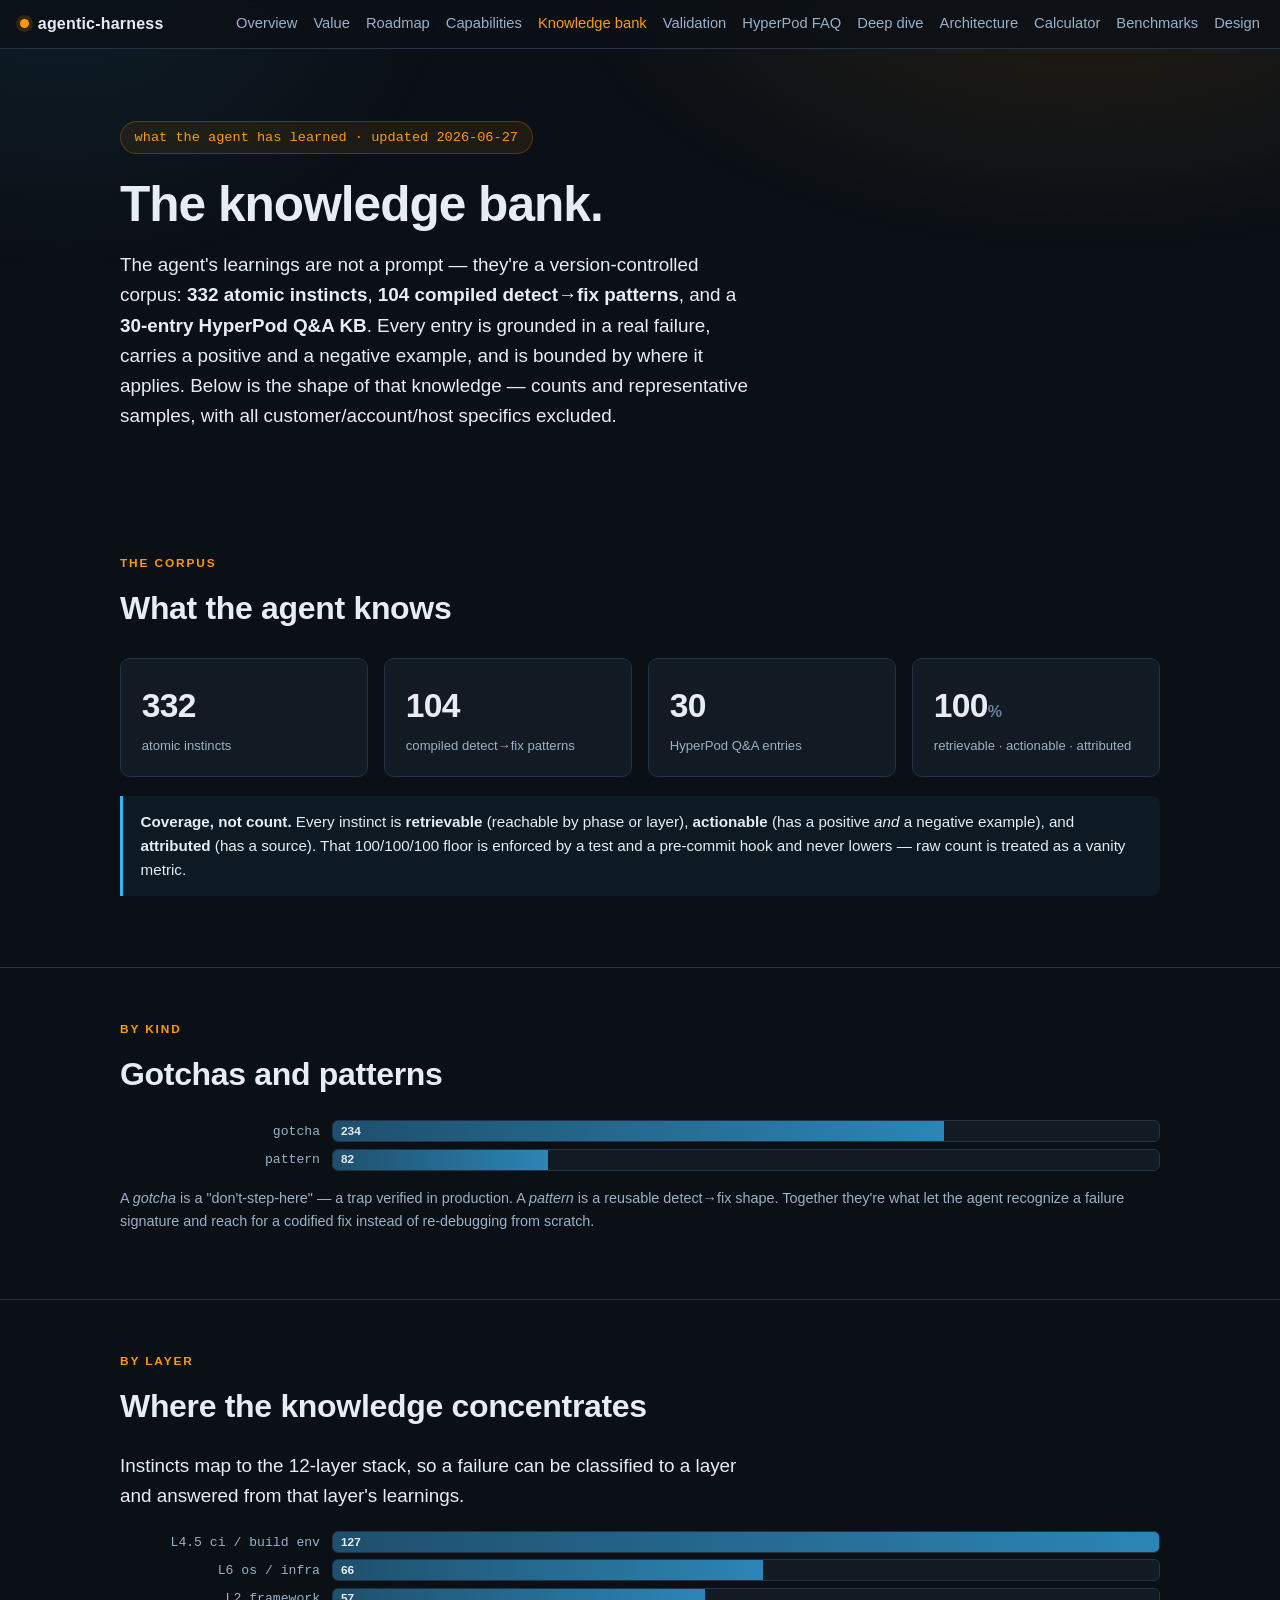
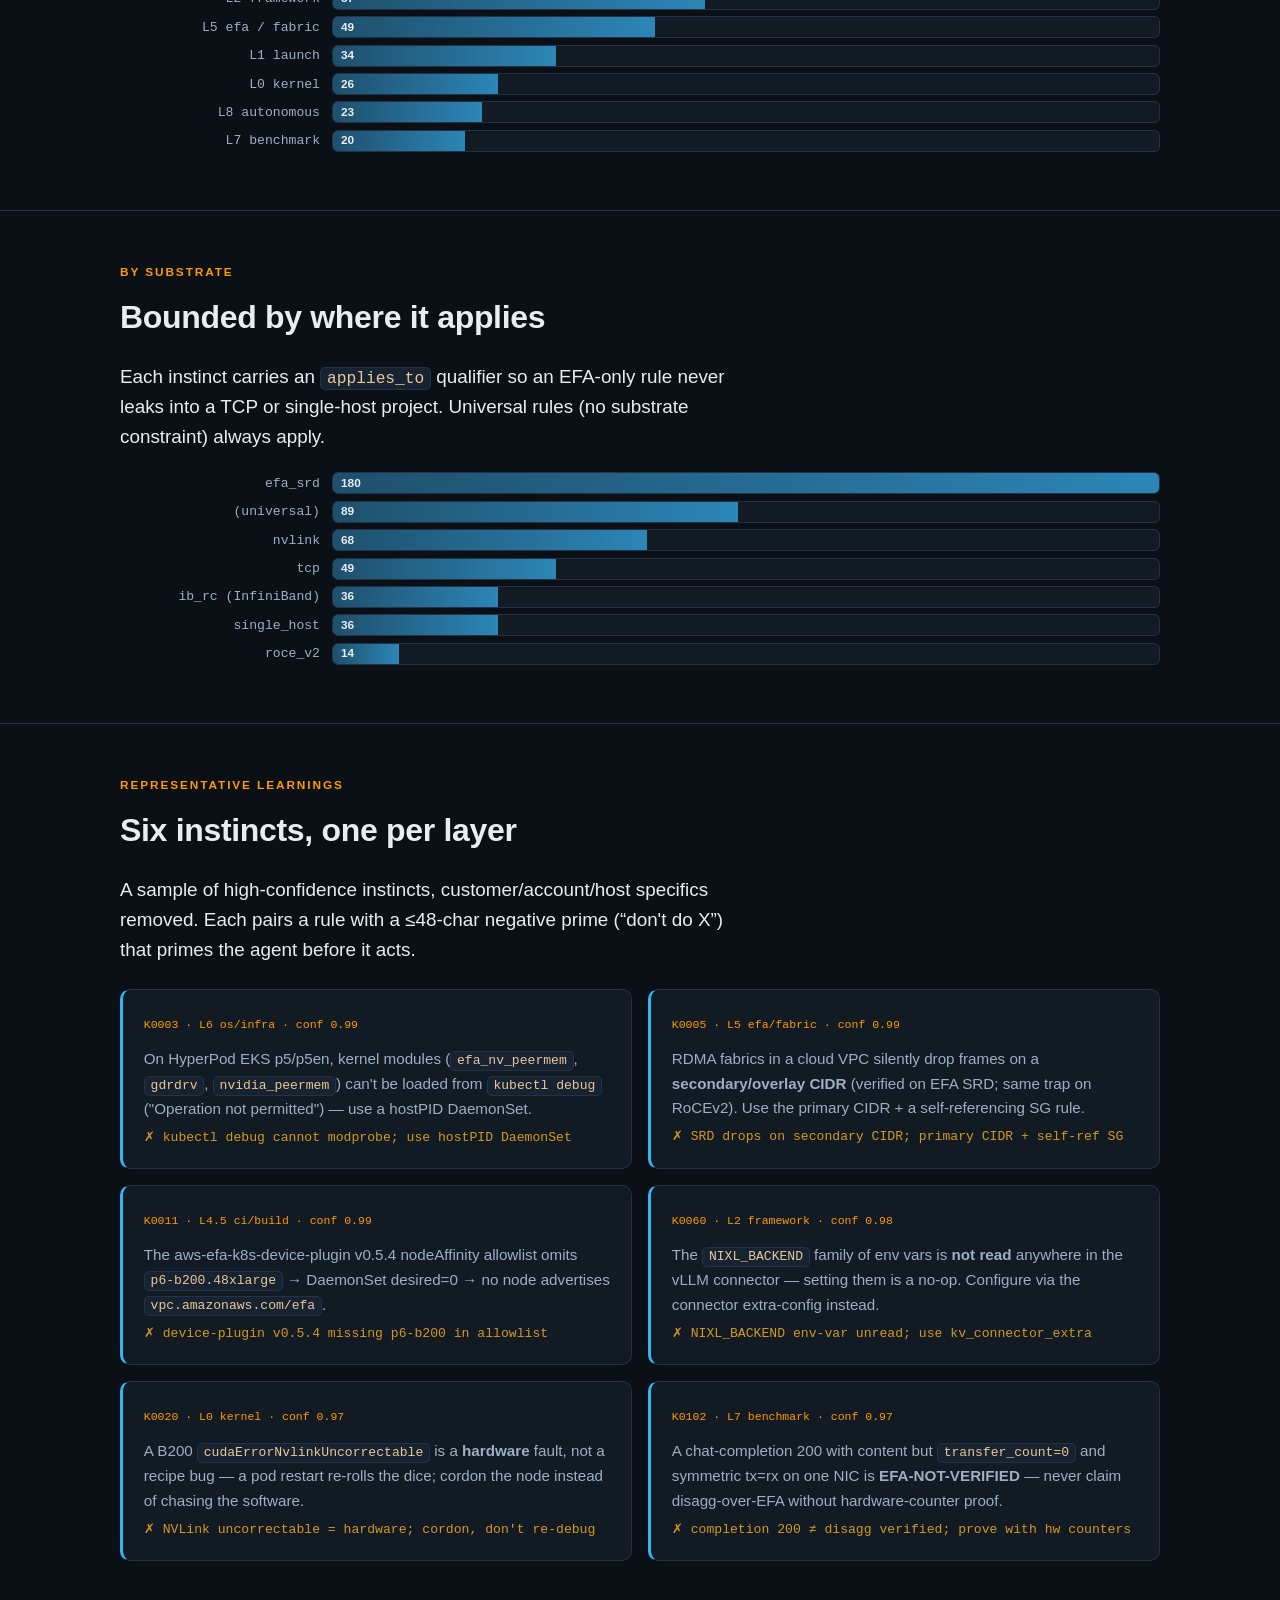
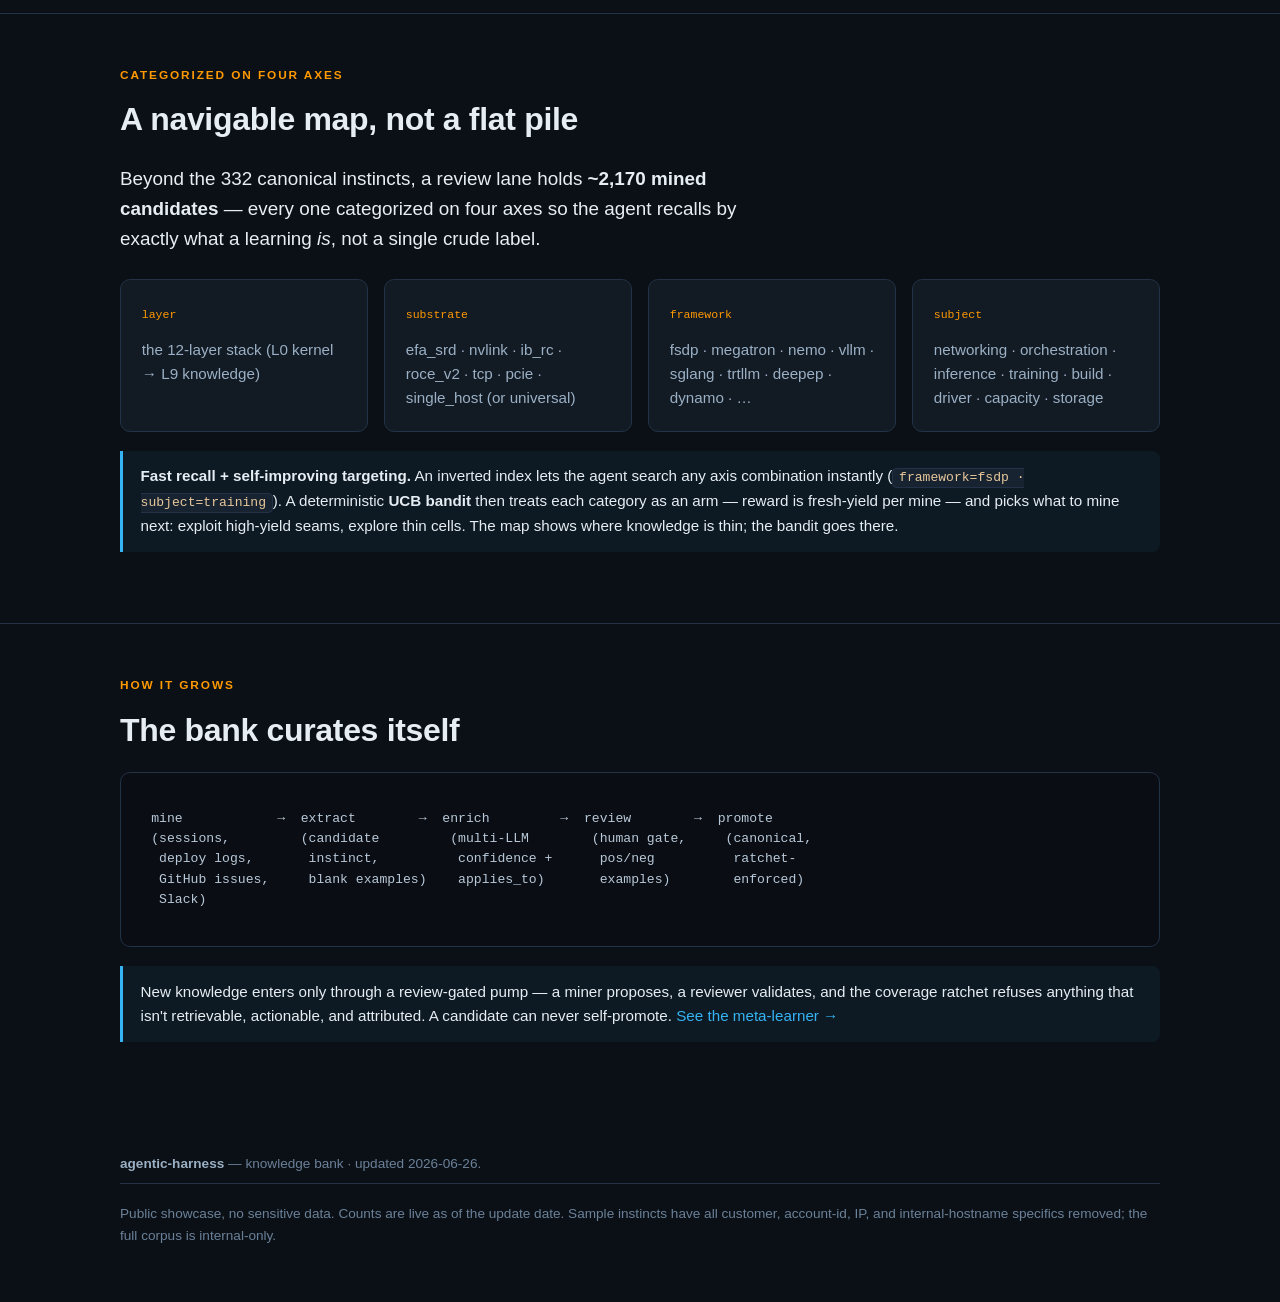
<file: knowledge.html>
<!DOCTYPE html>
<html lang="en">
<head>
<meta charset="utf-8">
<meta name="viewport" content="width=device-width, initial-scale=1">
<title>Knowledge bank — agentic-harness</title>
<meta name="description" content="The agent's knowledge bank: 316 codified instincts + 52 detect→fix patterns + a HyperPod Q&A KB, broken down by kind, layer, and substrate — version-controlled, coverage-ratcheted, and grounded in real failures.">
<link rel="stylesheet" href="assets/style.css">
</head>
<body>

<nav class="nav">
  <a class="brand" href="index.html"><span class="dot"></span><span class="full">agentic-harness</span></a>
  <div class="links">
    <a href="index.html">Overview</a>
    <a href="value.html">Value</a>
    <a href="roadmap.html">Roadmap</a>
    <a href="capabilities.html">Capabilities</a>
    <a href="knowledge.html" class="active">Knowledge bank</a>
    <a href="validation.html">Validation</a>
    <a href="faq.html">HyperPod FAQ</a>
    <a href="deep-dive.html">Deep dive</a>
    <a href="architecture.html">Architecture</a>
    <a href="calculator.html">Calculator</a>
    <a href="benchmarks.html">Benchmarks</a>
    <a href="design.html">Design</a>
  </div>
</nav>

<!-- ---- header ---- -->
<header class="hero">
  <div class="wrap">
    <span class="tagline">what the agent has learned &middot; updated 2026-06-27</span>
    <h1>The knowledge bank.</h1>
    <p class="lead">
      The agent's learnings are not a prompt &mdash; they're a version-controlled
      corpus: <strong>332 atomic instincts</strong>, <strong>104 compiled
      detect&rarr;fix patterns</strong>, and a <strong>30-entry HyperPod Q&amp;A
      KB</strong>. Every entry is grounded in a real failure, carries a positive and
      a negative example, and is bounded by where it applies. Below is the shape of
      that knowledge &mdash; counts and representative samples, with all
      customer/account/host specifics excluded.
    </p>
  </div>
</header>

<!-- ---- totals ---- -->
<section>
  <div class="wrap">
    <p class="eyebrow">The corpus</p>
    <h2>What the agent knows</h2>
    <div class="grid cols-4" style="margin-top:1.5rem">
      <div class="card stat"><div class="num">332</div><div class="label">atomic instincts</div></div>
      <div class="card stat"><div class="num">104</div><div class="label">compiled detect&rarr;fix patterns</div></div>
      <div class="card stat"><div class="num">30</div><div class="label">HyperPod Q&amp;A entries</div></div>
      <div class="card stat"><div class="num">100<span class="unit">%</span></div><div class="label">retrievable &middot; actionable &middot; attributed</div></div>
    </div>
    <div class="callout">
      <strong>Coverage, not count.</strong> Every instinct is
      <strong>retrievable</strong> (reachable by phase or layer),
      <strong>actionable</strong> (has a positive <em>and</em> a negative example),
      and <strong>attributed</strong> (has a source). That 100/100/100 floor is
      enforced by a test and a pre-commit hook and never lowers &mdash; raw count is
      treated as a vanity metric.
    </div>
  </div>
</section>

<!-- ---- by kind ---- -->
<section>
  <div class="wrap">
    <p class="eyebrow">By kind</p>
    <h2>Gotchas and patterns</h2>
    <div style="margin-top:1.25rem">
      <div class="kb-row"><div class="kb-key">gotcha</div><div class="kb-track"><div class="kb-fill" style="width:74%">234</div></div></div>
      <div class="kb-row"><div class="kb-key">pattern</div><div class="kb-track"><div class="kb-fill" style="width:26%">82</div></div></div>
    </div>
    <p style="color:var(--text-dim); font-size:.9rem; margin-top:1rem">
      A <em>gotcha</em> is a "don't-step-here" — a trap verified in production. A
      <em>pattern</em> is a reusable detect&rarr;fix shape. Together they're what let
      the agent recognize a failure signature and reach for a codified fix instead of
      re-debugging from scratch.</p>
  </div>
</section>

<!-- ---- by layer ---- -->
<section>
  <div class="wrap">
    <p class="eyebrow">By layer</p>
    <h2>Where the knowledge concentrates</h2>
    <p class="lead">Instincts map to the 12-layer stack, so a failure can be
      classified to a layer and answered from that layer's learnings.</p>
    <div style="margin-top:1.25rem">
      <div class="kb-row"><div class="kb-key">L4.5 ci / build env</div><div class="kb-track"><div class="kb-fill" style="width:100%">127</div></div></div>
      <div class="kb-row"><div class="kb-key">L6 os / infra</div><div class="kb-track"><div class="kb-fill" style="width:52%">66</div></div></div>
      <div class="kb-row"><div class="kb-key">L2 framework</div><div class="kb-track"><div class="kb-fill" style="width:45%">57</div></div></div>
      <div class="kb-row"><div class="kb-key">L5 efa / fabric</div><div class="kb-track"><div class="kb-fill" style="width:39%">49</div></div></div>
      <div class="kb-row"><div class="kb-key">L1 launch</div><div class="kb-track"><div class="kb-fill" style="width:27%">34</div></div></div>
      <div class="kb-row"><div class="kb-key">L0 kernel</div><div class="kb-track"><div class="kb-fill" style="width:20%">26</div></div></div>
      <div class="kb-row"><div class="kb-key">L8 autonomous</div><div class="kb-track"><div class="kb-fill" style="width:18%">23</div></div></div>
      <div class="kb-row"><div class="kb-key">L7 benchmark</div><div class="kb-track"><div class="kb-fill" style="width:16%">20</div></div></div>
    </div>
  </div>
</section>

<!-- ---- by substrate ---- -->
<section>
  <div class="wrap">
    <p class="eyebrow">By substrate</p>
    <h2>Bounded by where it applies</h2>
    <p class="lead">Each instinct carries an <code>applies_to</code> qualifier so an
      EFA-only rule never leaks into a TCP or single-host project. Universal rules
      (no substrate constraint) always apply.</p>
    <div style="margin-top:1.25rem">
      <div class="kb-row"><div class="kb-key">efa_srd</div><div class="kb-track"><div class="kb-fill" style="width:100%">180</div></div></div>
      <div class="kb-row"><div class="kb-key">(universal)</div><div class="kb-track"><div class="kb-fill" style="width:49%">89</div></div></div>
      <div class="kb-row"><div class="kb-key">nvlink</div><div class="kb-track"><div class="kb-fill" style="width:38%">68</div></div></div>
      <div class="kb-row"><div class="kb-key">tcp</div><div class="kb-track"><div class="kb-fill" style="width:27%">49</div></div></div>
      <div class="kb-row"><div class="kb-key">ib_rc (InfiniBand)</div><div class="kb-track"><div class="kb-fill" style="width:20%">36</div></div></div>
      <div class="kb-row"><div class="kb-key">single_host</div><div class="kb-track"><div class="kb-fill" style="width:20%">36</div></div></div>
      <div class="kb-row"><div class="kb-key">roce_v2</div><div class="kb-track"><div class="kb-fill" style="width:8%">14</div></div></div>
    </div>
  </div>
</section>

<!-- ---- sample instincts ---- -->
<section>
  <div class="wrap">
    <p class="eyebrow">Representative learnings</p>
    <h2>Six instincts, one per layer</h2>
    <p class="lead">A sample of high-confidence instincts, customer/account/host
      specifics removed. Each pairs a rule with a &le;48-char negative prime
      (&ldquo;don't do X&rdquo;) that primes the agent before it acts.</p>

    <div class="grid cols-2" style="margin-top:1.5rem">
      <div class="card kb-instinct">
        <span class="tag">K0003 &middot; L6 os/infra &middot; conf 0.99</span>
        <p style="margin:.3rem 0">On HyperPod EKS p5/p5en, kernel modules
          (<code>efa_nv_peermem</code>, <code>gdrdrv</code>, <code>nvidia_peermem</code>)
          can't be loaded from <code>kubectl debug</code> ("Operation not permitted")
          — use a hostPID DaemonSet.</p>
        <p class="neg">&#10007; kubectl debug cannot modprobe; use hostPID DaemonSet</p>
      </div>
      <div class="card kb-instinct">
        <span class="tag">K0005 &middot; L5 efa/fabric &middot; conf 0.99</span>
        <p style="margin:.3rem 0">RDMA fabrics in a cloud VPC silently drop frames on
          a <strong>secondary/overlay CIDR</strong> (verified on EFA SRD; same trap on
          RoCEv2). Use the primary CIDR + a self-referencing SG rule.</p>
        <p class="neg">&#10007; SRD drops on secondary CIDR; primary CIDR + self-ref SG</p>
      </div>
      <div class="card kb-instinct">
        <span class="tag">K0011 &middot; L4.5 ci/build &middot; conf 0.99</span>
        <p style="margin:.3rem 0">The aws-efa-k8s-device-plugin v0.5.4 nodeAffinity
          allowlist omits <code>p6-b200.48xlarge</code> → DaemonSet desired=0 → no node
          advertises <code>vpc.amazonaws.com/efa</code>.</p>
        <p class="neg">&#10007; device-plugin v0.5.4 missing p6-b200 in allowlist</p>
      </div>
      <div class="card kb-instinct">
        <span class="tag">K0060 &middot; L2 framework &middot; conf 0.98</span>
        <p style="margin:.3rem 0">The <code>NIXL_BACKEND</code> family of env vars is
          <strong>not read</strong> anywhere in the vLLM connector — setting them is a
          no-op. Configure via the connector extra-config instead.</p>
        <p class="neg">&#10007; NIXL_BACKEND env-var unread; use kv_connector_extra</p>
      </div>
      <div class="card kb-instinct">
        <span class="tag">K0020 &middot; L0 kernel &middot; conf 0.97</span>
        <p style="margin:.3rem 0">A B200 <code>cudaErrorNvlinkUncorrectable</code> is a
          <strong>hardware</strong> fault, not a recipe bug — a pod restart re-rolls the
          dice; cordon the node instead of chasing the software.</p>
        <p class="neg">&#10007; NVLink uncorrectable = hardware; cordon, don't re-debug</p>
      </div>
      <div class="card kb-instinct">
        <span class="tag">K0102 &middot; L7 benchmark &middot; conf 0.97</span>
        <p style="margin:.3rem 0">A chat-completion 200 with content but
          <code>transfer_count=0</code> and symmetric tx=rx on one NIC is
          <strong>EFA-NOT-VERIFIED</strong> — never claim disagg-over-EFA without
          hardware-counter proof.</p>
        <p class="neg">&#10007; completion 200 ≠ disagg verified; prove with hw counters</p>
      </div>
    </div>
  </div>
</section>

<!-- ---- categorized + searchable ---- -->
<section>
  <div class="wrap">
    <p class="eyebrow">Categorized on four axes</p>
    <h2>A navigable map, not a flat pile</h2>
    <p class="lead">Beyond the 332 canonical instincts, a review lane holds
      <strong>~2,170 mined candidates</strong> &mdash; every one categorized on four
      axes so the agent recalls by exactly what a learning <em>is</em>, not a single
      crude label.</p>
    <div class="grid cols-4" style="margin-top:1.5rem">
      <div class="card"><span class="tag">layer</span><p>the 12-layer stack (L0 kernel &rarr; L9 knowledge)</p></div>
      <div class="card"><span class="tag">substrate</span><p>efa_srd · nvlink · ib_rc · roce_v2 · tcp · pcie · single_host (or universal)</p></div>
      <div class="card"><span class="tag">framework</span><p>fsdp · megatron · nemo · vllm · sglang · trtllm · deepep · dynamo · …</p></div>
      <div class="card"><span class="tag">subject</span><p>networking · orchestration · inference · training · build · driver · capacity · storage</p></div>
    </div>
    <div class="callout">
      <strong>Fast recall + self-improving targeting.</strong> An inverted index lets
      the agent search any axis combination instantly
      (<code>framework=fsdp · subject=training</code>). A deterministic <strong>UCB
      bandit</strong> then treats each category as an arm &mdash; reward is fresh-yield
      per mine &mdash; and picks what to mine next: exploit high-yield seams, explore
      thin cells. The map shows where knowledge is thin; the bandit goes there.
    </div>
  </div>
</section>

<!-- ---- how it grows ---- -->
<section>
  <div class="wrap">
    <p class="eyebrow">How it grows</p>
    <h2>The bank curates itself</h2>
    <div class="diagram" style="margin-top:1rem">
<pre>
 mine            →  extract        →  enrich         →  review        →  promote
 (sessions,         (candidate         (multi-LLM        (human gate,     (canonical,
  deploy logs,       instinct,          confidence +      pos/neg          ratchet-
  GitHub issues,     blank examples)    applies_to)       examples)        enforced)
  Slack)
</pre>
    </div>
    <div class="callout">
      New knowledge enters only through a review-gated pump &mdash; a miner proposes,
      a reviewer validates, and the coverage ratchet refuses anything that isn't
      retrievable, actionable, and attributed. A candidate can never self-promote.
      <a href="deep-dive.html">See the meta-learner &rarr;</a>
    </div>
  </div>
</section>

<footer>
  <div class="wrap">
    <div><strong style="color:var(--text-dim)">agentic-harness</strong> &mdash; knowledge bank &middot; updated 2026-06-26.</div>
    <div class="note">
      Public showcase, no sensitive data. Counts are live as of the update date.
      Sample instincts have all customer, account-id, IP, and internal-hostname
      specifics removed; the full corpus is internal-only.
    </div>
  </div>
</footer>

</body>
</html>
</file>
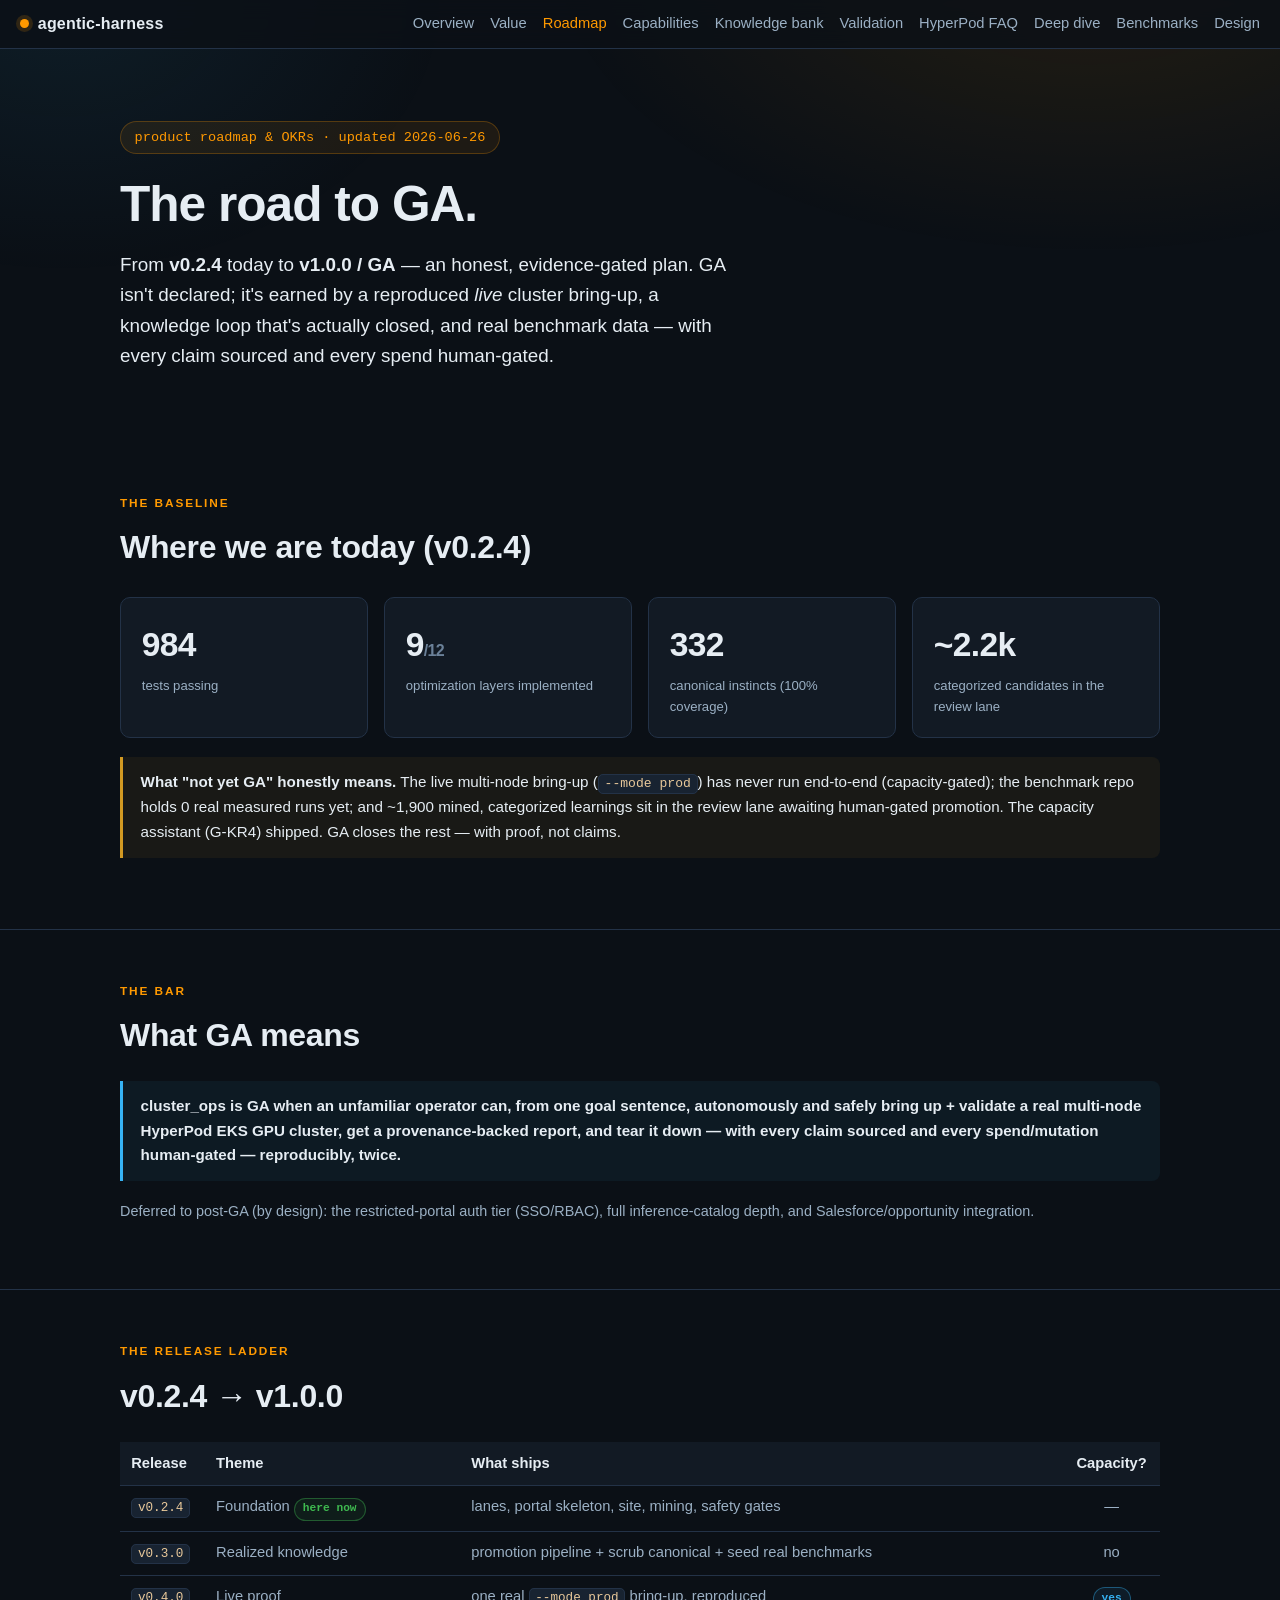
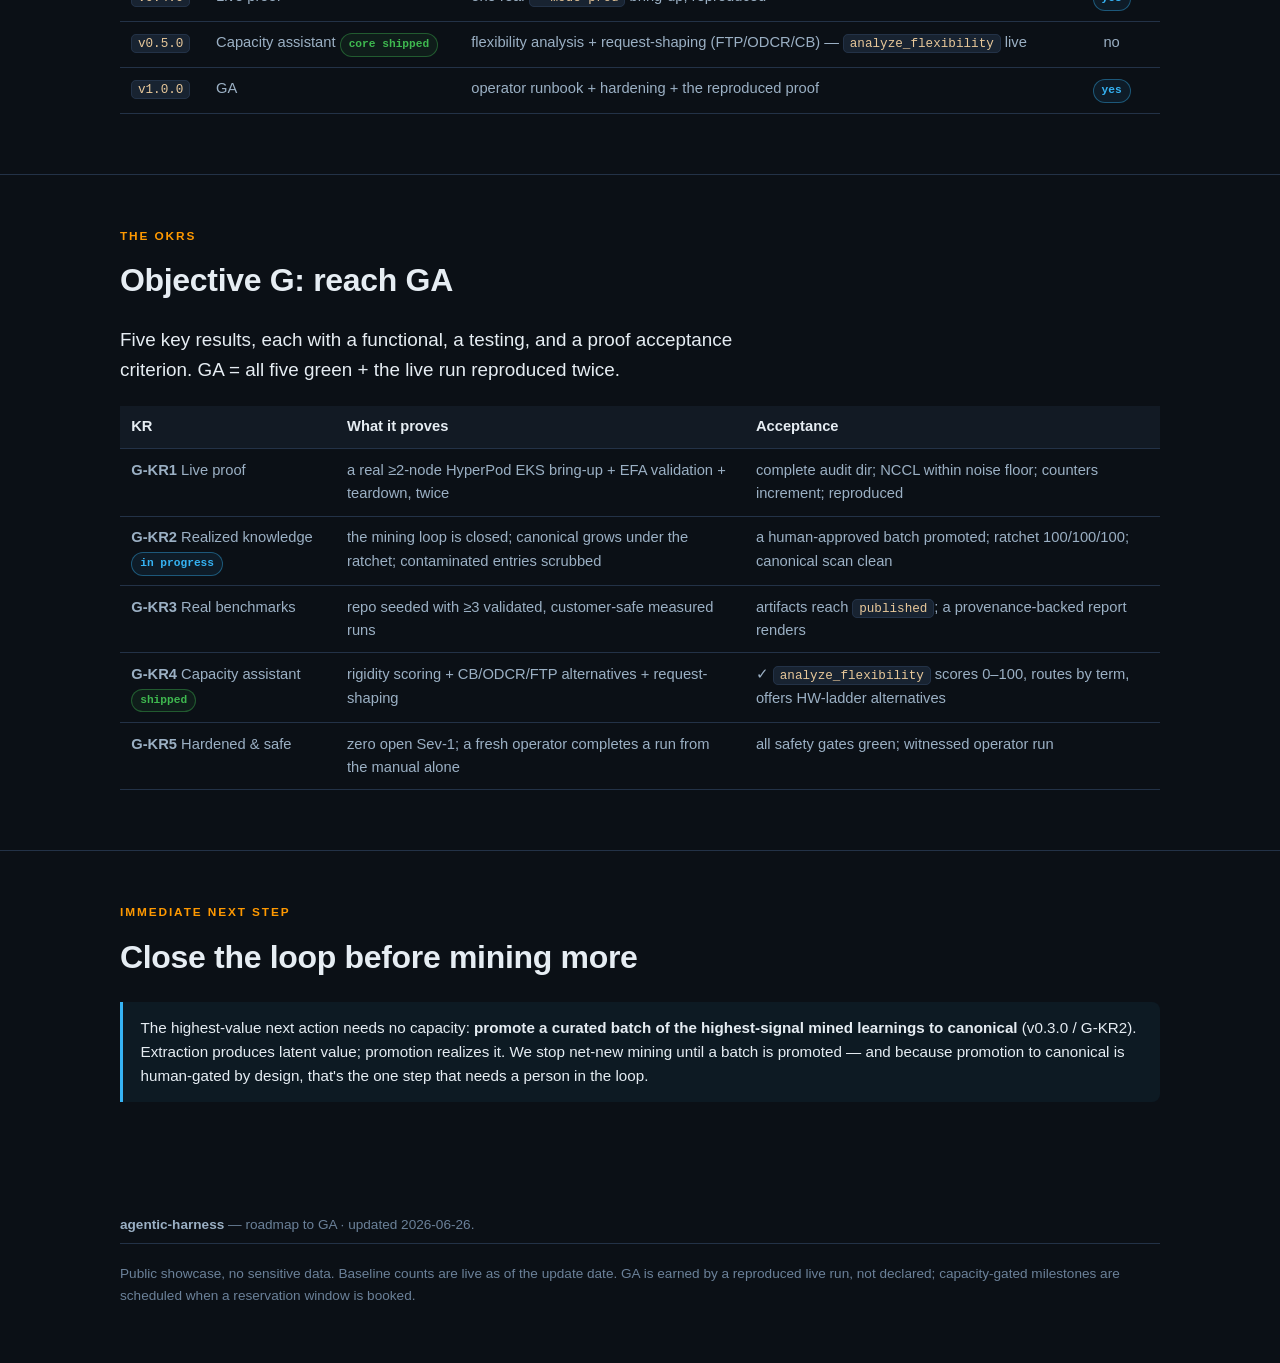
<file: roadmap.html>
<!DOCTYPE html>
<html lang="en">
<head>
<meta charset="utf-8">
<meta name="viewport" content="width=device-width, initial-scale=1">
<title>Roadmap to GA — agentic-harness</title>
<meta name="description" content="The product roadmap and OKRs to take agentic-harness / cluster_ops from v0.2.4 to GA (v1.0.0): realized knowledge → live proof → capacity assistant → GA. Grounded in real current state.">
<link rel="stylesheet" href="assets/style.css">
</head>
<body>

<nav class="nav">
  <a class="brand" href="index.html"><span class="dot"></span><span class="full">agentic-harness</span></a>
  <div class="links">
    <a href="index.html">Overview</a>
    <a href="value.html">Value</a>
    <a href="roadmap.html" class="active">Roadmap</a>
    <a href="capabilities.html">Capabilities</a>
    <a href="knowledge.html">Knowledge bank</a>
    <a href="validation.html">Validation</a>
    <a href="faq.html">HyperPod FAQ</a>
    <a href="deep-dive.html">Deep dive</a>
    <a href="benchmarks.html">Benchmarks</a>
    <a href="design.html">Design</a>
  </div>
</nav>

<header class="hero">
  <div class="wrap">
    <span class="tagline">product roadmap &amp; OKRs &middot; updated 2026-06-26</span>
    <h1>The road to GA.</h1>
    <p class="lead">
      From <strong>v0.2.4</strong> today to <strong>v1.0.0 / GA</strong> &mdash; an
      honest, evidence-gated plan. GA isn't declared; it's earned by a reproduced
      <em>live</em> cluster bring-up, a knowledge loop that's actually closed, and
      real benchmark data &mdash; with every claim sourced and every spend human-gated.
    </p>
  </div>
</header>

<!-- ---- where we are ---- -->
<section>
  <div class="wrap">
    <p class="eyebrow">The baseline</p>
    <h2>Where we are today (v0.2.4)</h2>
    <div class="grid cols-4" style="margin-top:1.5rem">
      <div class="card stat"><div class="num">984</div><div class="label">tests passing</div></div>
      <div class="card stat"><div class="num">9<span class="unit">/12</span></div><div class="label">optimization layers implemented</div></div>
      <div class="card stat"><div class="num">332</div><div class="label">canonical instincts (100% coverage)</div></div>
      <div class="card stat"><div class="num">~2.2k</div><div class="label">categorized candidates in the review lane</div></div>
    </div>
    <div class="callout warn">
      <strong>What "not yet GA" honestly means.</strong> The live multi-node
      bring-up (<code>--mode prod</code>) has never run end-to-end (capacity-gated);
      the benchmark repo holds 0 real measured runs yet; and ~1,900 mined,
      categorized learnings sit in the review lane awaiting human-gated promotion.
      The capacity assistant (G-KR4) shipped. GA closes the rest &mdash; with proof, not claims.
    </div>
  </div>
</section>

<!-- ---- GA definition ---- -->
<section>
  <div class="wrap">
    <p class="eyebrow">The bar</p>
    <h2>What GA means</h2>
    <div class="callout">
      <strong>cluster_ops is GA when an unfamiliar operator can, from one goal
      sentence, autonomously and safely bring up + validate a real multi-node
      HyperPod EKS GPU cluster, get a provenance-backed report, and tear it down
      &mdash; with every claim sourced and every spend/mutation human-gated &mdash;
      reproducibly, twice.</strong>
    </div>
    <p style="color:var(--text-dim);font-size:.9rem;margin-top:1rem">
      Deferred to post-GA (by design): the restricted-portal auth tier (SSO/RBAC),
      full inference-catalog depth, and Salesforce/opportunity integration.</p>
  </div>
</section>

<!-- ---- release ladder ---- -->
<section>
  <div class="wrap">
    <p class="eyebrow">The release ladder</p>
    <h2>v0.2.4 &rarr; v1.0.0</h2>
    <table style="margin-top:1.25rem">
      <thead><tr><th>Release</th><th>Theme</th><th>What ships</th><th class="cap-cell">Capacity?</th></tr></thead>
      <tbody>
        <tr><td><code>v0.2.4</code></td><td>Foundation <span class="badge ship">here now</span></td><td>lanes, portal skeleton, site, mining, safety gates</td><td class="cap-cell">&mdash;</td></tr>
        <tr><td><code>v0.3.0</code></td><td>Realized knowledge</td><td>promotion pipeline + scrub canonical + seed real benchmarks</td><td class="cap-cell">no</td></tr>
        <tr><td><code>v0.4.0</code></td><td>Live proof</td><td>one real <code>--mode prod</code> bring-up, reproduced</td><td class="cap-cell"><span class="badge gated">yes</span></td></tr>
        <tr><td><code>v0.5.0</code></td><td>Capacity assistant <span class="badge ship">core shipped</span></td><td>flexibility analysis + request-shaping (FTP/ODCR/CB) — <code>analyze_flexibility</code> live</td><td class="cap-cell">no</td></tr>
        <tr><td><code>v1.0.0</code></td><td>GA</td><td>operator runbook + hardening + the reproduced proof</td><td class="cap-cell"><span class="badge gated">yes</span></td></tr>
      </tbody>
    </table>
  </div>
</section>

<!-- ---- the GA OKRs ---- -->
<section>
  <div class="wrap">
    <p class="eyebrow">The OKRs</p>
    <h2>Objective G: reach GA</h2>
    <p class="lead">Five key results, each with a functional, a testing, and a
      proof acceptance criterion. GA = all five green + the live run reproduced twice.</p>
    <table style="margin-top:1.25rem">
      <thead><tr><th>KR</th><th>What it proves</th><th>Acceptance</th></tr></thead>
      <tbody>
        <tr><td><strong>G-KR1</strong> Live proof</td><td>a real ≥2-node HyperPod EKS bring-up + EFA validation + teardown, twice</td><td>complete audit dir; NCCL within noise floor; counters increment; reproduced</td></tr>
        <tr><td><strong>G-KR2</strong> Realized knowledge <span class="badge gated">in progress</span></td><td>the mining loop is closed; canonical grows under the ratchet; contaminated entries scrubbed</td><td>a human-approved batch promoted; ratchet 100/100/100; canonical scan clean</td></tr>
        <tr><td><strong>G-KR3</strong> Real benchmarks</td><td>repo seeded with ≥3 validated, customer-safe measured runs</td><td>artifacts reach <code>published</code>; a provenance-backed report renders</td></tr>
        <tr><td><strong>G-KR4</strong> Capacity assistant <span class="badge ship">shipped</span></td><td>rigidity scoring + CB/ODCR/FTP alternatives + request-shaping</td><td>✓ <code>analyze_flexibility</code> scores 0–100, routes by term, offers HW-ladder alternatives</td></tr>
        <tr><td><strong>G-KR5</strong> Hardened &amp; safe</td><td>zero open Sev-1; a fresh operator completes a run from the manual alone</td><td>all safety gates green; witnessed operator run</td></tr>
      </tbody>
    </table>
  </div>
</section>

<!-- ---- next action ---- -->
<section>
  <div class="wrap">
    <p class="eyebrow">Immediate next step</p>
    <h2>Close the loop before mining more</h2>
    <div class="callout">
      The highest-value next action needs no capacity: <strong>promote a curated
      batch of the highest-signal mined learnings to canonical</strong> (v0.3.0 /
      G-KR2). Extraction produces latent value; promotion realizes it. We stop
      net-new mining until a batch is promoted &mdash; and because promotion to
      canonical is human-gated by design, that's the one step that needs a person
      in the loop.
    </div>
  </div>
</section>

<footer>
  <div class="wrap">
    <div><strong style="color:var(--text-dim)">agentic-harness</strong> &mdash; roadmap to GA &middot; updated 2026-06-26.</div>
    <div class="note">
      Public showcase, no sensitive data. Baseline counts are live as of the update
      date. GA is earned by a reproduced live run, not declared; capacity-gated
      milestones are scheduled when a reservation window is booked.
    </div>
  </div>
</footer>

</body>
</html>
</file>
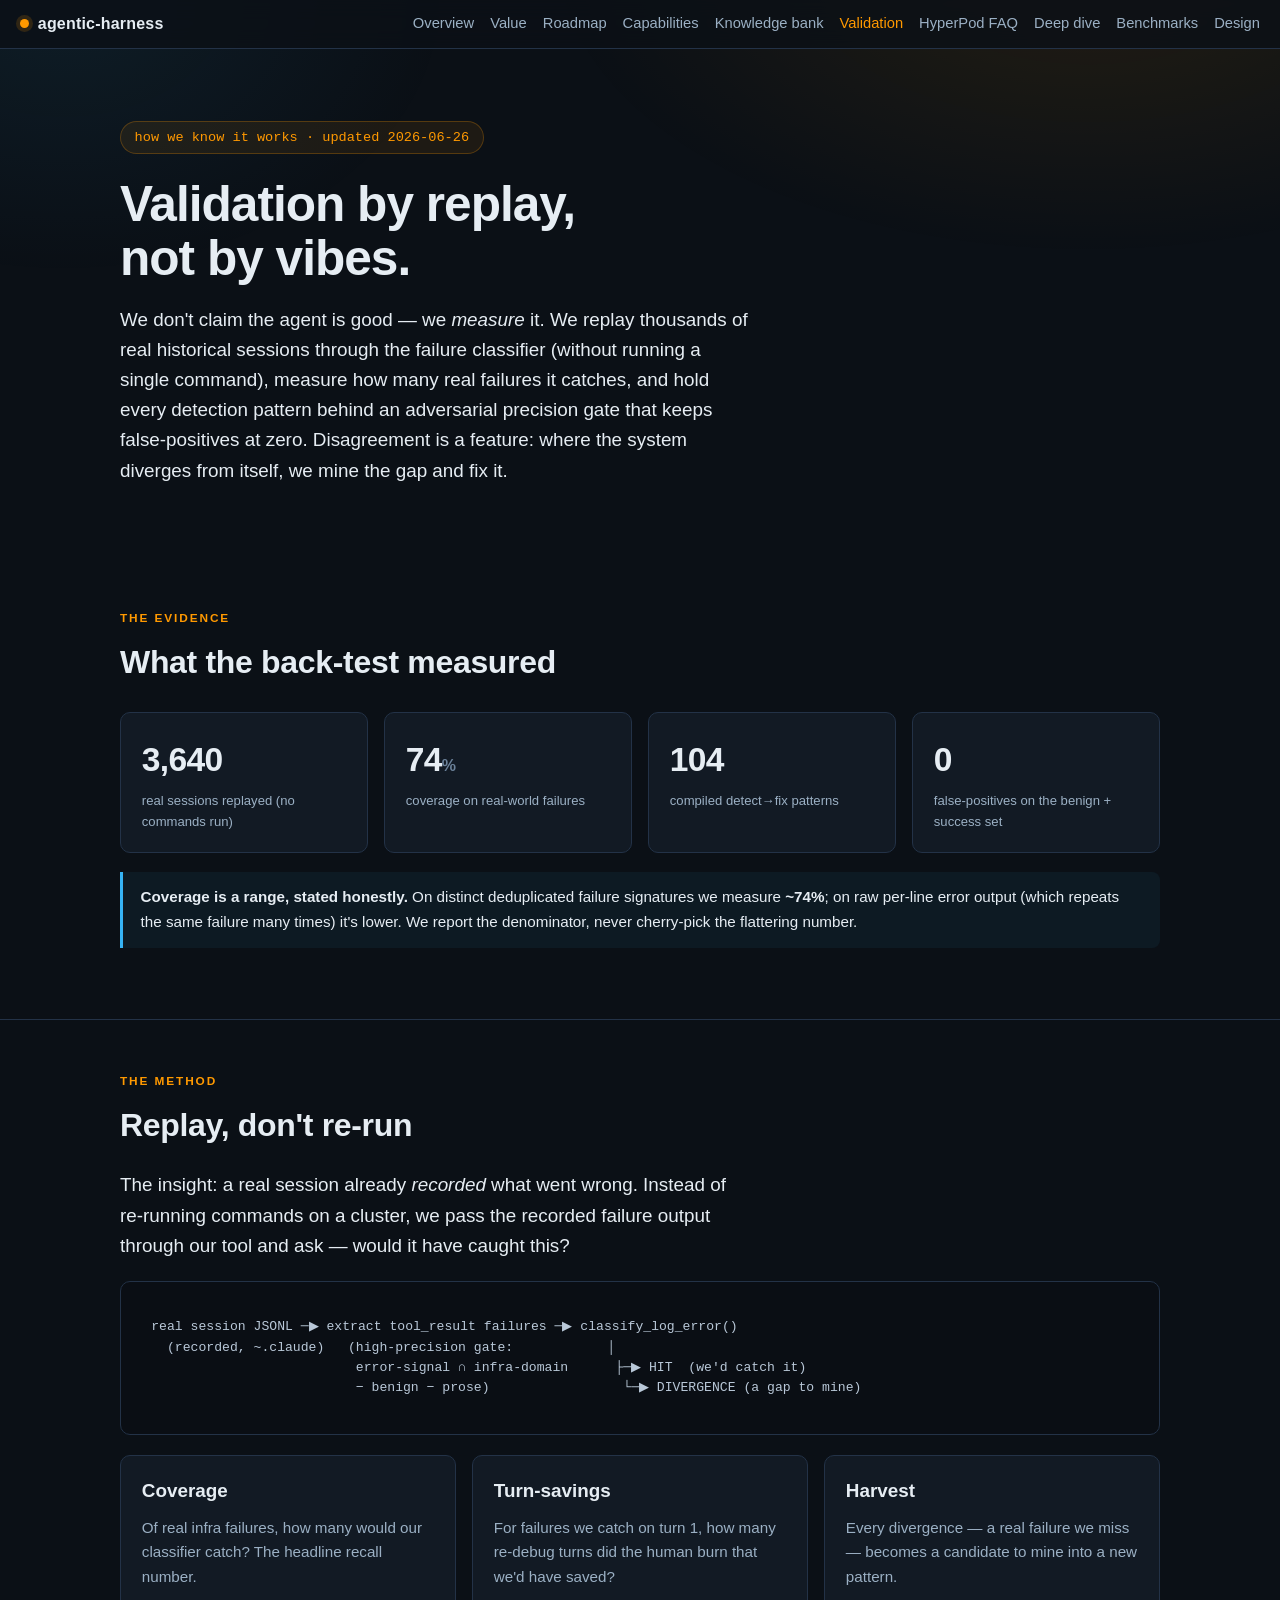
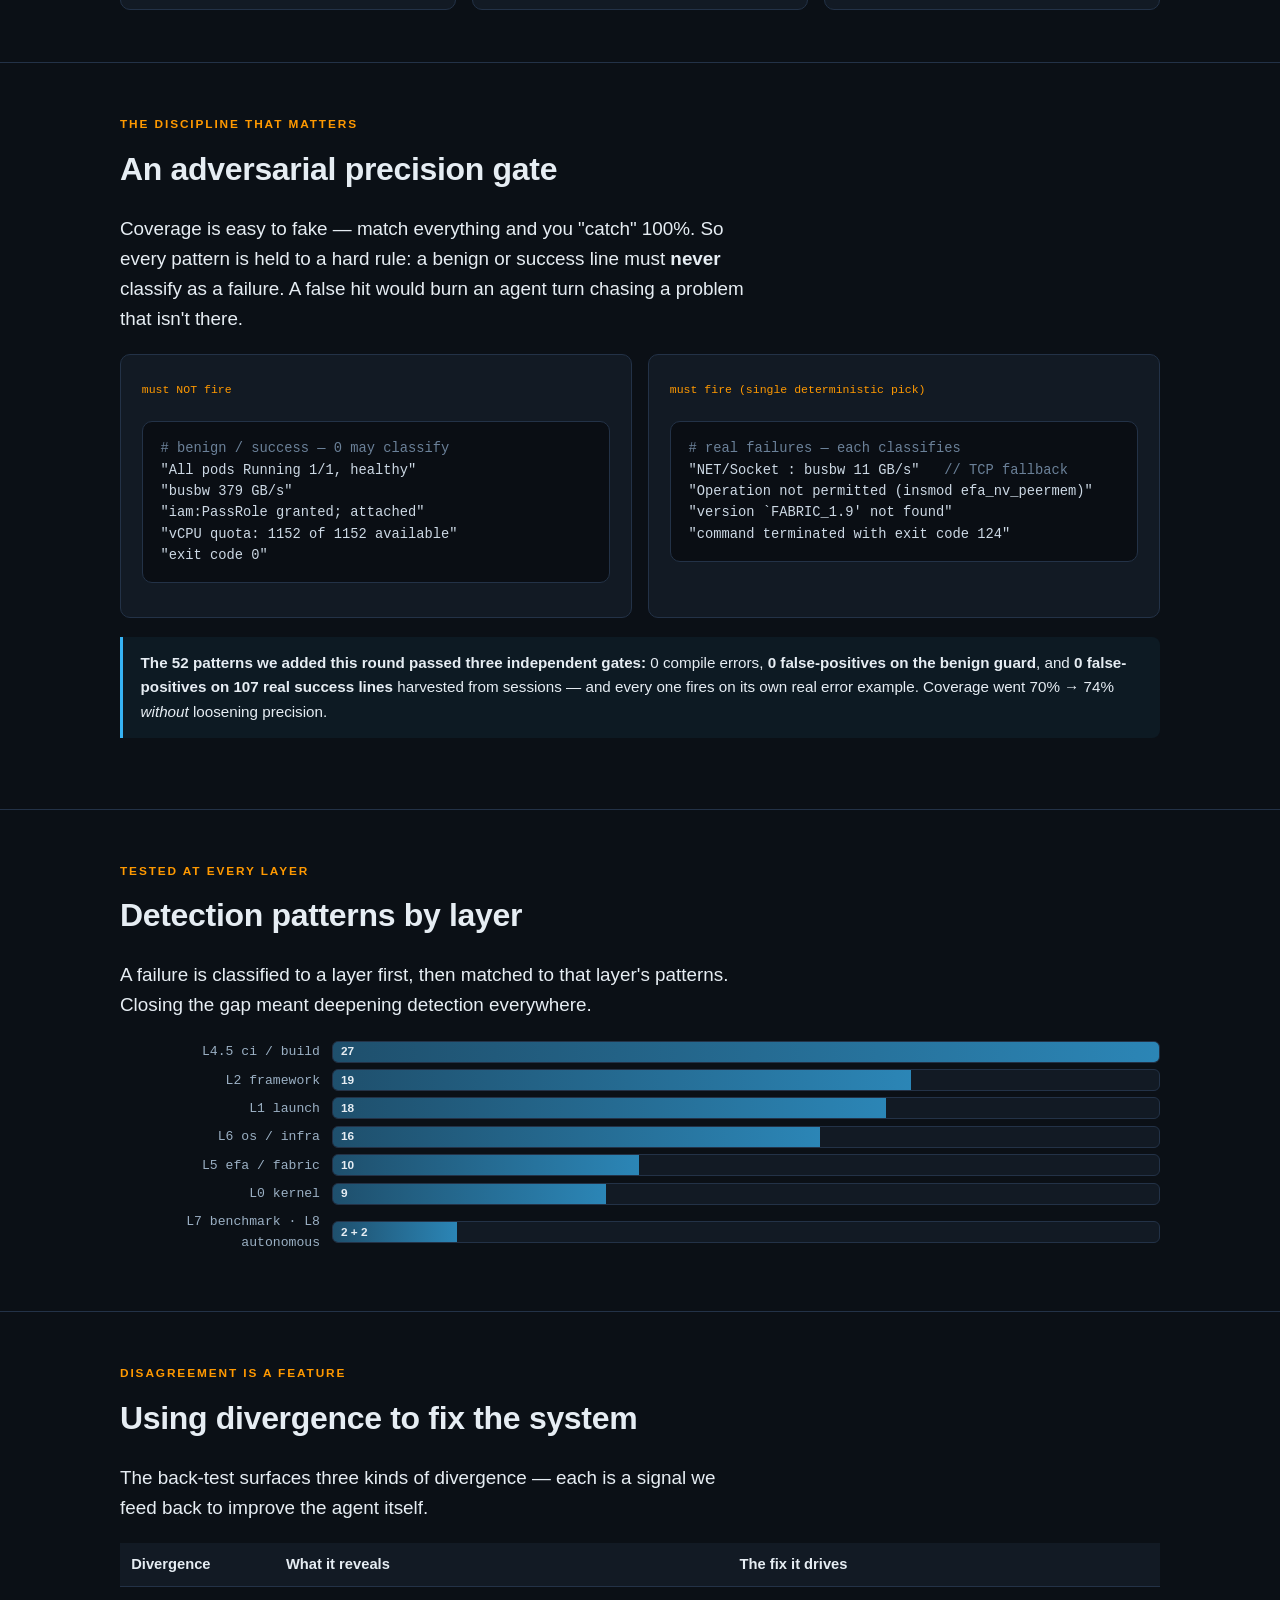
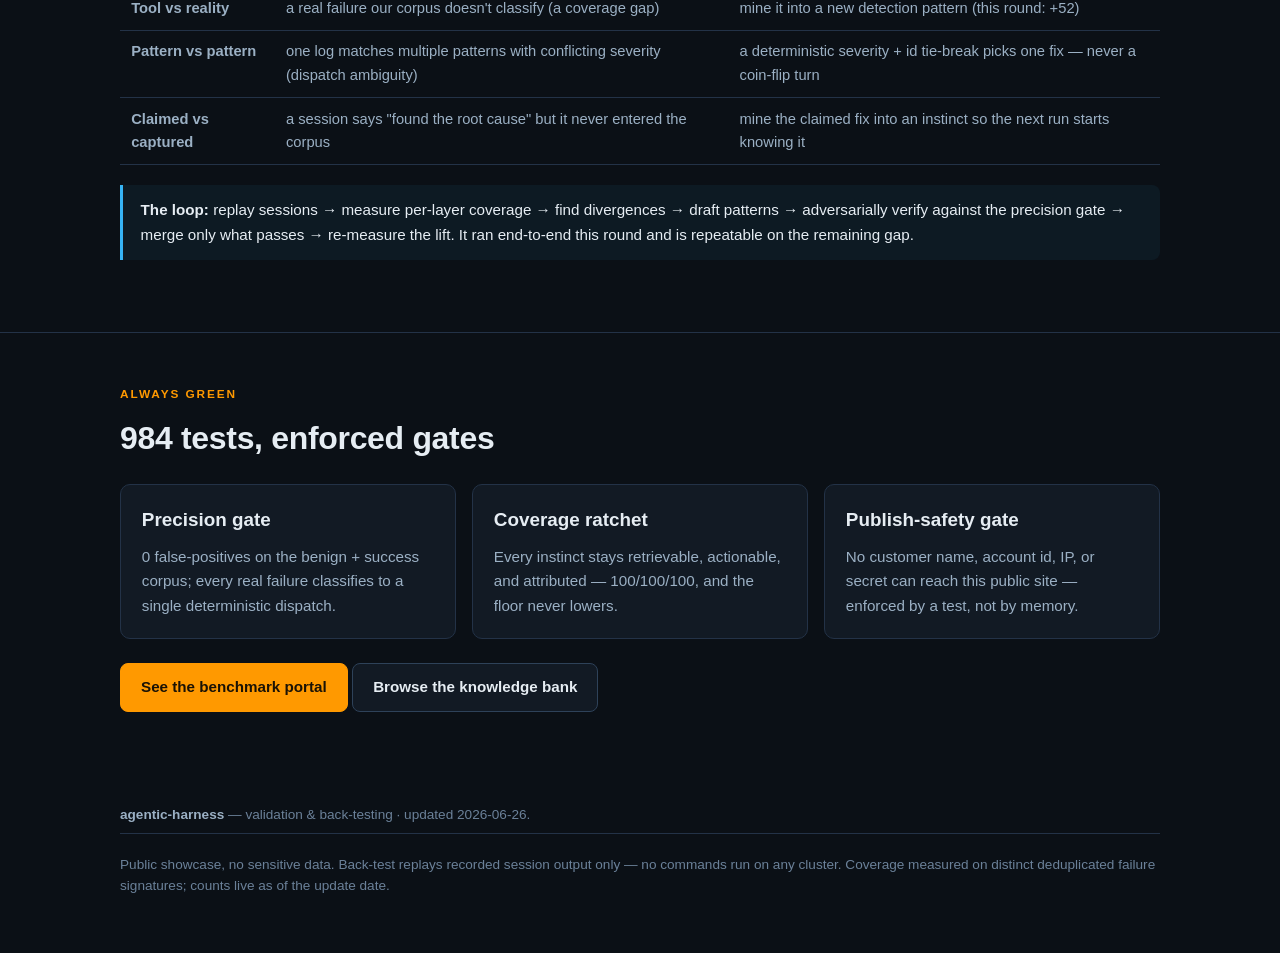
<file: validation.html>
<!DOCTYPE html>
<html lang="en">
<head>
<meta charset="utf-8">
<meta name="viewport" content="width=device-width, initial-scale=1">
<title>Validation &amp; back-testing — agentic-harness</title>
<meta name="description" content="How we validate the agent: replaying thousands of real sessions through the classifier to measure coverage, an adversarial precision gate that keeps false-positives at zero, and a divergence loop that uses disagreement to fix the system itself.">
<link rel="stylesheet" href="assets/style.css">
</head>
<body>

<nav class="nav">
  <a class="brand" href="index.html"><span class="dot"></span><span class="full">agentic-harness</span></a>
  <div class="links">
    <a href="index.html">Overview</a>
    <a href="value.html">Value</a>
    <a href="roadmap.html">Roadmap</a>
    <a href="capabilities.html">Capabilities</a>
    <a href="knowledge.html">Knowledge bank</a>
    <a href="validation.html" class="active">Validation</a>
    <a href="faq.html">HyperPod FAQ</a>
    <a href="deep-dive.html">Deep dive</a>
    <a href="benchmarks.html">Benchmarks</a>
    <a href="design.html">Design</a>
  </div>
</nav>

<header class="hero">
  <div class="wrap">
    <span class="tagline">how we know it works &middot; updated 2026-06-26</span>
    <h1>Validation by replay,<br>not by vibes.</h1>
    <p class="lead">
      We don't claim the agent is good &mdash; we <em>measure</em> it. We replay
      thousands of real historical sessions through the failure classifier (without
      running a single command), measure how many real failures it catches, and
      hold every detection pattern behind an adversarial precision gate that keeps
      false-positives at zero. Disagreement is a feature: where the system diverges
      from itself, we mine the gap and fix it.
    </p>
  </div>
</header>

<!-- ---- the headline numbers ---- -->
<section>
  <div class="wrap">
    <p class="eyebrow">The evidence</p>
    <h2>What the back-test measured</h2>
    <div class="grid cols-4" style="margin-top:1.5rem">
      <div class="card stat"><div class="num">3,640</div><div class="label">real sessions replayed (no commands run)</div></div>
      <div class="card stat"><div class="num">74<span class="unit">%</span></div><div class="label">coverage on real-world failures</div></div>
      <div class="card stat"><div class="num">104</div><div class="label">compiled detect&rarr;fix patterns</div></div>
      <div class="card stat"><div class="num">0</div><div class="label">false-positives on the benign + success set</div></div>
    </div>
    <div class="callout">
      <strong>Coverage is a range, stated honestly.</strong> On distinct
      deduplicated failure signatures we measure <strong>~74%</strong>; on raw
      per-line error output (which repeats the same failure many times) it's lower.
      We report the denominator, never cherry-pick the flattering number.
    </div>
  </div>
</section>

<!-- ---- how the backtest works ---- -->
<section>
  <div class="wrap">
    <p class="eyebrow">The method</p>
    <h2>Replay, don't re-run</h2>
    <p class="lead">The insight: a real session already <em>recorded</em> what went
      wrong. Instead of re-running commands on a cluster, we pass the recorded
      failure output through our tool and ask &mdash; would it have caught this?</p>
    <div class="diagram" style="margin-top:1.25rem">
<pre>
 real session JSONL ─▶ extract tool_result failures ─▶ classify_log_error()
   (recorded, ~.claude)   (high-precision gate:            │
                           error-signal ∩ infra-domain      ├─▶ HIT  (we'd catch it)
                           − benign − prose)                 └─▶ DIVERGENCE (a gap to mine)
</pre>
    </div>
    <div class="grid cols-3" style="margin-top:1.25rem">
      <div class="card"><h3>Coverage</h3><p>Of real infra failures, how many would our classifier catch? The headline recall number.</p></div>
      <div class="card"><h3>Turn-savings</h3><p>For failures we catch on turn 1, how many re-debug turns did the human burn that we'd have saved?</p></div>
      <div class="card"><h3>Harvest</h3><p>Every divergence &mdash; a real failure we miss &mdash; becomes a candidate to mine into a new pattern.</p></div>
    </div>
  </div>
</section>

<!-- ---- the precision gate ---- -->
<section>
  <div class="wrap">
    <p class="eyebrow">The discipline that matters</p>
    <h2>An adversarial precision gate</h2>
    <p class="lead">
      Coverage is easy to fake &mdash; match everything and you "catch" 100%. So
      every pattern is held to a hard rule: a benign or success line must
      <strong>never</strong> classify as a failure. A false hit would burn an agent
      turn chasing a problem that isn't there.</p>
    <div class="grid cols-2" style="margin-top:1.25rem">
      <div class="card">
        <span class="tag">must NOT fire</span>
        <pre><span class="c"># benign / success — 0 may classify</span>
"All pods Running 1/1, healthy"
"busbw 379 GB/s"
"iam:PassRole granted; attached"
"vCPU quota: 1152 of 1152 available"
"exit code 0"</pre>
      </div>
      <div class="card">
        <span class="tag">must fire (single deterministic pick)</span>
        <pre><span class="c"># real failures — each classifies</span>
"NET/Socket : busbw 11 GB/s"   <span class="c">// TCP fallback</span>
"Operation not permitted (insmod efa_nv_peermem)"
"version `FABRIC_1.9' not found"
"command terminated with exit code 124"</pre>
      </div>
    </div>
    <div class="callout">
      <strong>The 52 patterns we added this round passed three independent gates:</strong>
      0 compile errors, <strong>0 false-positives on the benign guard</strong>, and
      <strong>0 false-positives on 107 real success lines</strong> harvested from
      sessions &mdash; and every one fires on its own real error example. Coverage
      went 70% &rarr; 74% <em>without</em> loosening precision.
    </div>
  </div>
</section>

<!-- ---- per-layer ---- -->
<section>
  <div class="wrap">
    <p class="eyebrow">Tested at every layer</p>
    <h2>Detection patterns by layer</h2>
    <p class="lead">A failure is classified to a layer first, then matched to that
      layer's patterns. Closing the gap meant deepening detection everywhere.</p>
    <div style="margin-top:1.25rem">
      <div class="kb-row"><div class="kb-key">L4.5 ci / build</div><div class="kb-track"><div class="kb-fill" style="width:100%">27</div></div></div>
      <div class="kb-row"><div class="kb-key">L2 framework</div><div class="kb-track"><div class="kb-fill" style="width:70%">19</div></div></div>
      <div class="kb-row"><div class="kb-key">L1 launch</div><div class="kb-track"><div class="kb-fill" style="width:67%">18</div></div></div>
      <div class="kb-row"><div class="kb-key">L6 os / infra</div><div class="kb-track"><div class="kb-fill" style="width:59%">16</div></div></div>
      <div class="kb-row"><div class="kb-key">L5 efa / fabric</div><div class="kb-track"><div class="kb-fill" style="width:37%">10</div></div></div>
      <div class="kb-row"><div class="kb-key">L0 kernel</div><div class="kb-track"><div class="kb-fill" style="width:33%">9</div></div></div>
      <div class="kb-row"><div class="kb-key">L7 benchmark · L8 autonomous</div><div class="kb-track"><div class="kb-fill" style="width:15%">2 + 2</div></div></div>
    </div>
  </div>
</section>

<!-- ---- divergence loop ---- -->
<section>
  <div class="wrap">
    <p class="eyebrow">Disagreement is a feature</p>
    <h2>Using divergence to fix the system</h2>
    <p class="lead">The back-test surfaces three kinds of divergence &mdash; each is a
      signal we feed back to improve the agent itself.</p>
    <table style="margin-top:1.25rem">
      <thead><tr><th>Divergence</th><th>What it reveals</th><th>The fix it drives</th></tr></thead>
      <tbody>
        <tr><td><strong>Tool vs reality</strong></td><td>a real failure our corpus doesn't classify (a coverage gap)</td><td>mine it into a new detection pattern (this round: +52)</td></tr>
        <tr><td><strong>Pattern vs pattern</strong></td><td>one log matches multiple patterns with conflicting severity (dispatch ambiguity)</td><td>a deterministic severity + id tie-break picks one fix &mdash; never a coin-flip turn</td></tr>
        <tr><td><strong>Claimed vs captured</strong></td><td>a session says "found the root cause" but it never entered the corpus</td><td>mine the claimed fix into an instinct so the next run starts knowing it</td></tr>
      </tbody>
    </table>
    <div class="callout">
      <strong>The loop:</strong> replay sessions &rarr; measure per-layer coverage
      &rarr; find divergences &rarr; draft patterns &rarr; adversarially verify against
      the precision gate &rarr; merge only what passes &rarr; re-measure the lift. It ran
      end-to-end this round and is repeatable on the remaining gap.
    </div>
  </div>
</section>

<!-- ---- the test suite ---- -->
<section>
  <div class="wrap">
    <p class="eyebrow">Always green</p>
    <h2>984 tests, enforced gates</h2>
    <div class="grid cols-3" style="margin-top:1.25rem">
      <div class="card"><h3>Precision gate</h3><p>0 false-positives on the benign + success corpus; every real failure classifies to a single deterministic dispatch.</p></div>
      <div class="card"><h3>Coverage ratchet</h3><p>Every instinct stays retrievable, actionable, and attributed &mdash; 100/100/100, and the floor never lowers.</p></div>
      <div class="card"><h3>Publish-safety gate</h3><p>No customer name, account id, IP, or secret can reach this public site &mdash; enforced by a test, not by memory.</p></div>
    </div>
    <div class="cta" style="margin-top:1.5rem">
      <a class="btn primary" href="benchmarks.html">See the benchmark portal</a>
      <a class="btn" href="knowledge.html">Browse the knowledge bank</a>
    </div>
  </div>
</section>

<footer>
  <div class="wrap">
    <div><strong style="color:var(--text-dim)">agentic-harness</strong> &mdash; validation &amp; back-testing &middot; updated 2026-06-26.</div>
    <div class="note">
      Public showcase, no sensitive data. Back-test replays recorded session output
      only &mdash; no commands run on any cluster. Coverage measured on distinct
      deduplicated failure signatures; counts live as of the update date.
    </div>
  </div>
</footer>

</body>
</html>
</file>
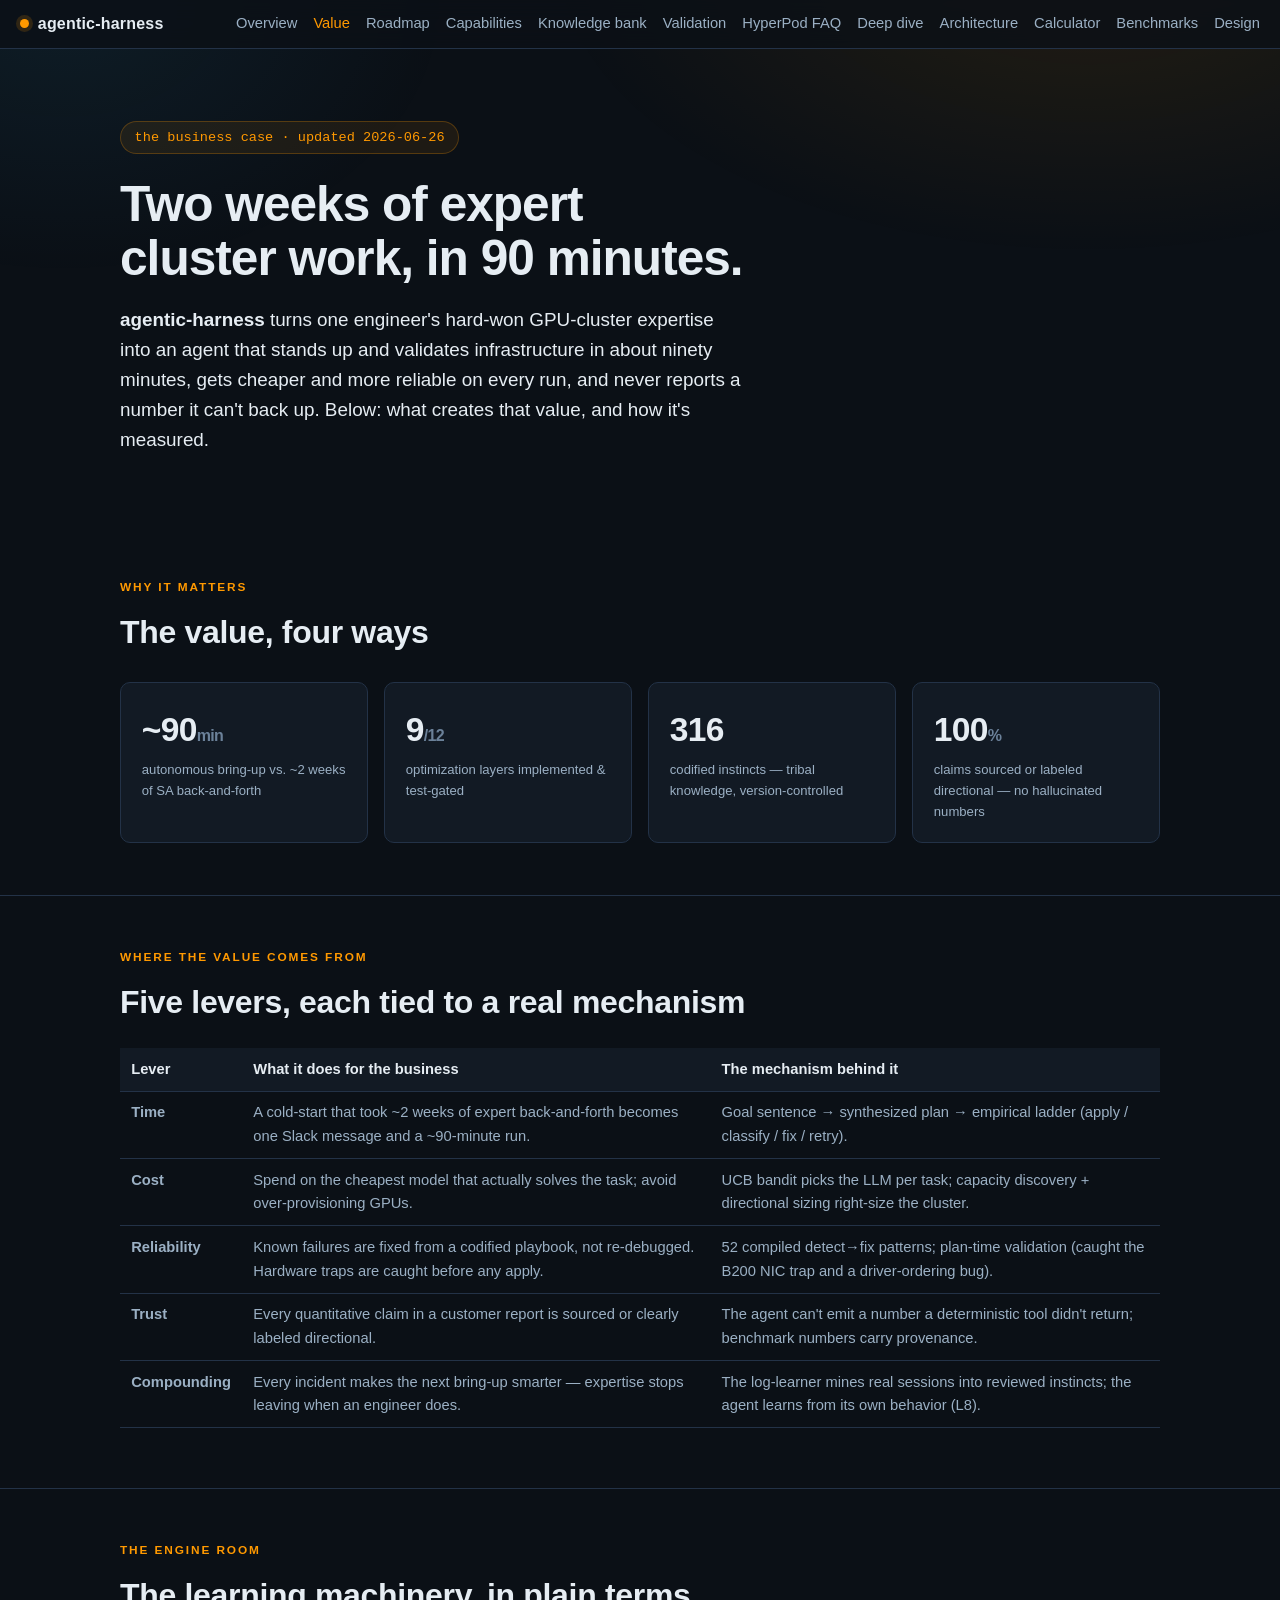
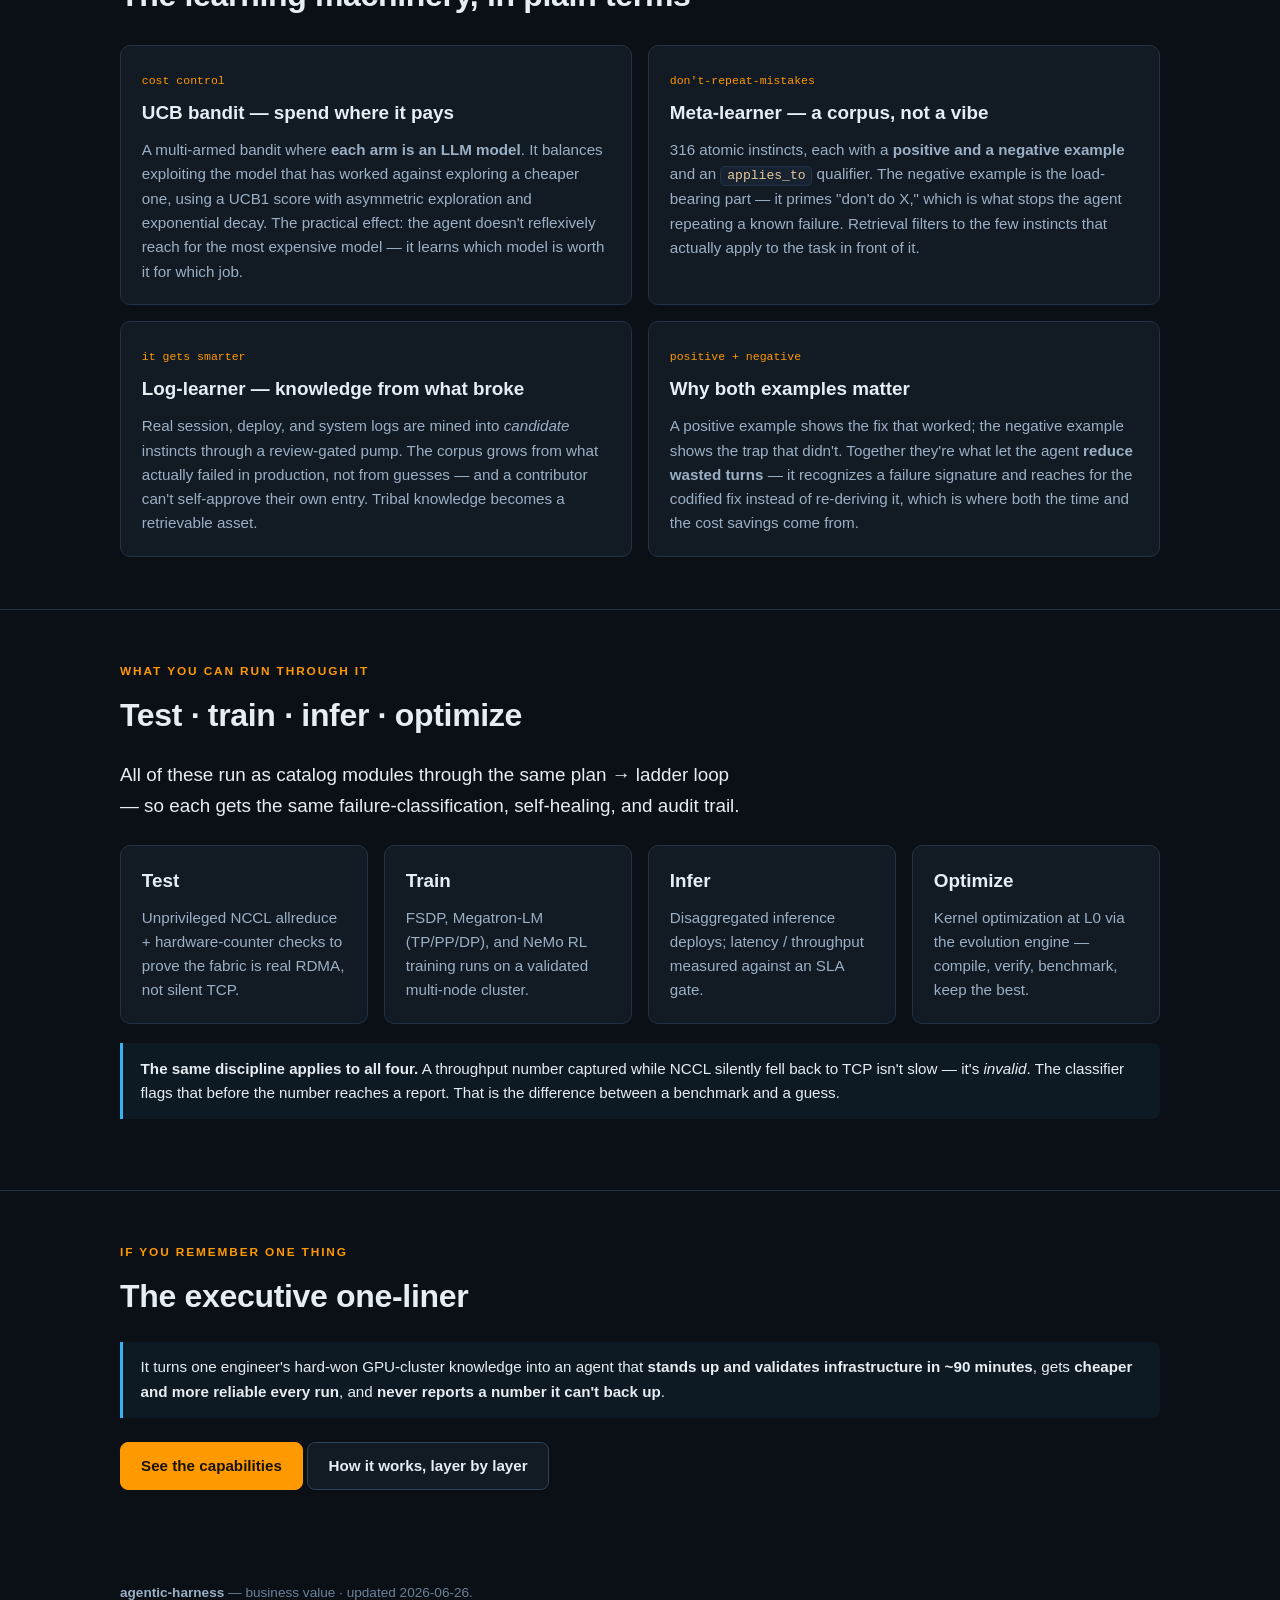
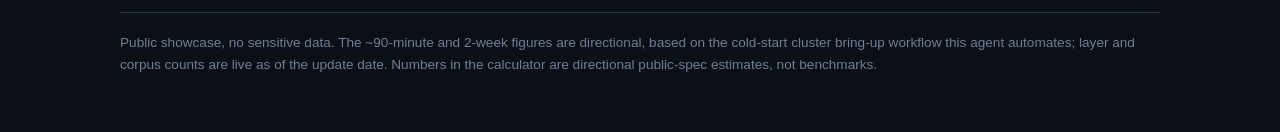
<file: value.html>
<!DOCTYPE html>
<html lang="en">
<head>
<meta charset="utf-8">
<meta name="viewport" content="width=device-width, initial-scale=1">
<title>Business value — agentic-harness</title>
<meta name="description" content="The business case for agentic-harness: turn one engineer's GPU-cluster expertise into an agent that stands up and validates infrastructure in ~90 minutes, gets cheaper and more reliable every run, and never reports a number it can't back up.">
<link rel="stylesheet" href="assets/style.css">
</head>
<body>

<nav class="nav">
  <a class="brand" href="index.html"><span class="dot"></span><span class="full">agentic-harness</span></a>
  <div class="links">
    <a href="index.html">Overview</a>
    <a href="value.html" class="active">Value</a>
    <a href="roadmap.html">Roadmap</a>
    <a href="capabilities.html">Capabilities</a>
    <a href="knowledge.html">Knowledge bank</a>
    <a href="validation.html">Validation</a>
    <a href="faq.html">HyperPod FAQ</a>
    <a href="deep-dive.html">Deep dive</a>
    <a href="architecture.html">Architecture</a>
    <a href="calculator.html">Calculator</a>
    <a href="benchmarks.html">Benchmarks</a>
    <a href="design.html">Design</a>
  </div>
</nav>

<!-- ---- hero ---- -->
<header class="hero">
  <div class="wrap">
    <span class="tagline">the business case &middot; updated 2026-06-26</span>
    <h1>Two weeks of expert<br>cluster work, in 90 minutes.</h1>
    <p class="lead">
      <strong>agentic-harness</strong> turns one engineer's hard-won GPU-cluster
      expertise into an agent that stands up and validates infrastructure in about
      ninety minutes, gets cheaper and more reliable on every run, and never reports
      a number it can't back up. Below: what creates that value, and how it's measured.
    </p>
  </div>
</header>

<!-- ---- the headline numbers ---- -->
<section>
  <div class="wrap">
    <p class="eyebrow">Why it matters</p>
    <h2>The value, four ways</h2>
    <div class="grid cols-4" style="margin-top:1.5rem">
      <div class="card stat"><div class="num">~90<span class="unit">min</span></div><div class="label">autonomous bring-up vs. ~2 weeks of SA back-and-forth</div></div>
      <div class="card stat"><div class="num">9<span class="unit">/12</span></div><div class="label">optimization layers implemented &amp; test-gated</div></div>
      <div class="card stat"><div class="num">316</div><div class="label">codified instincts — tribal knowledge, version-controlled</div></div>
      <div class="card stat"><div class="num">100<span class="unit">%</span></div><div class="label">claims sourced or labeled directional — no hallucinated numbers</div></div>
    </div>
  </div>
</section>

<!-- ---- the value levers ---- -->
<section>
  <div class="wrap">
    <p class="eyebrow">Where the value comes from</p>
    <h2>Five levers, each tied to a real mechanism</h2>
    <table style="margin-top:1.25rem">
      <thead><tr><th>Lever</th><th>What it does for the business</th><th>The mechanism behind it</th></tr></thead>
      <tbody>
        <tr>
          <td><strong>Time</strong></td>
          <td>A cold-start that took ~2 weeks of expert back-and-forth becomes one Slack message and a ~90-minute run.</td>
          <td>Goal sentence &rarr; synthesized plan &rarr; empirical ladder (apply / classify / fix / retry).</td>
        </tr>
        <tr>
          <td><strong>Cost</strong></td>
          <td>Spend on the cheapest model that actually solves the task; avoid over-provisioning GPUs.</td>
          <td>UCB bandit picks the LLM per task; capacity discovery + directional sizing right-size the cluster.</td>
        </tr>
        <tr>
          <td><strong>Reliability</strong></td>
          <td>Known failures are fixed from a codified playbook, not re-debugged. Hardware traps are caught before any apply.</td>
          <td>52 compiled detect&rarr;fix patterns; plan-time validation (caught the B200 NIC trap and a driver-ordering bug).</td>
        </tr>
        <tr>
          <td><strong>Trust</strong></td>
          <td>Every quantitative claim in a customer report is sourced or clearly labeled directional.</td>
          <td>The agent can't emit a number a deterministic tool didn't return; benchmark numbers carry provenance.</td>
        </tr>
        <tr>
          <td><strong>Compounding</strong></td>
          <td>Every incident makes the next bring-up smarter — expertise stops leaving when an engineer does.</td>
          <td>The log-learner mines real sessions into reviewed instincts; the agent learns from its own behavior (L8).</td>
        </tr>
      </tbody>
    </table>
  </div>
</section>

<!-- ---- the engine room ---- -->
<section>
  <div class="wrap">
    <p class="eyebrow">The engine room</p>
    <h2>The learning machinery, in plain terms</h2>
    <div class="grid cols-2" style="margin-top:1.5rem">
      <div class="card">
        <span class="tag">cost control</span>
        <h3>UCB bandit — spend where it pays</h3>
        <p>A multi-armed bandit where <strong>each arm is an LLM model</strong>. It
          balances exploiting the model that has worked against exploring a cheaper
          one, using a UCB1 score with asymmetric exploration and exponential decay.
          The practical effect: the agent doesn't reflexively reach for the most
          expensive model — it learns which model is worth it for which job.</p>
      </div>
      <div class="card">
        <span class="tag">don't-repeat-mistakes</span>
        <h3>Meta-learner — a corpus, not a vibe</h3>
        <p>316 atomic instincts, each with a <strong>positive and a negative
          example</strong> and an <code>applies_to</code> qualifier. The negative
          example is the load-bearing part — it primes "don't do X," which is what
          stops the agent repeating a known failure. Retrieval filters to the few
          instincts that actually apply to the task in front of it.</p>
      </div>
      <div class="card">
        <span class="tag">it gets smarter</span>
        <h3>Log-learner — knowledge from what broke</h3>
        <p>Real session, deploy, and system logs are mined into <em>candidate</em>
          instincts through a review-gated pump. The corpus grows from what actually
          failed in production, not from guesses — and a contributor can't
          self-approve their own entry. Tribal knowledge becomes a retrievable asset.</p>
      </div>
      <div class="card">
        <span class="tag">positive + negative</span>
        <h3>Why both examples matter</h3>
        <p>A positive example shows the fix that worked; the negative example shows
          the trap that didn't. Together they're what let the agent
          <strong>reduce wasted turns</strong> — it recognizes a failure signature
          and reaches for the codified fix instead of re-deriving it, which is where
          both the time and the cost savings come from.</p>
      </div>
    </div>
  </div>
</section>

<!-- ---- what you can run ---- -->
<section>
  <div class="wrap">
    <p class="eyebrow">What you can run through it</p>
    <h2>Test &middot; train &middot; infer &middot; optimize</h2>
    <p class="lead">All of these run as catalog modules through the same plan &rarr;
      ladder loop — so each gets the same failure-classification, self-healing, and
      audit trail.</p>
    <div class="grid cols-4" style="margin-top:1.5rem">
      <div class="card"><h3>Test</h3><p>Unprivileged NCCL allreduce + hardware-counter checks to prove the fabric is real RDMA, not silent TCP.</p></div>
      <div class="card"><h3>Train</h3><p>FSDP, Megatron-LM (TP/PP/DP), and NeMo RL training runs on a validated multi-node cluster.</p></div>
      <div class="card"><h3>Infer</h3><p>Disaggregated inference deploys; latency / throughput measured against an SLA gate.</p></div>
      <div class="card"><h3>Optimize</h3><p>Kernel optimization at L0 via the evolution engine — compile, verify, benchmark, keep the best.</p></div>
    </div>
    <div class="callout">
      <strong>The same discipline applies to all four.</strong> A throughput number
      captured while NCCL silently fell back to TCP isn't slow — it's <em>invalid</em>.
      The classifier flags that before the number reaches a report. That is the
      difference between a benchmark and a guess.
    </div>
  </div>
</section>

<!-- ---- the one-liner ---- -->
<section>
  <div class="wrap">
    <p class="eyebrow">If you remember one thing</p>
    <h2>The executive one-liner</h2>
    <div class="callout">
      It turns one engineer's hard-won GPU-cluster knowledge into an agent that
      <strong>stands up and validates infrastructure in ~90 minutes</strong>, gets
      <strong>cheaper and more reliable every run</strong>, and
      <strong>never reports a number it can't back up</strong>.
    </div>
    <div class="cta" style="margin-top:1.5rem">
      <a class="btn primary" href="capabilities.html">See the capabilities</a>
      <a class="btn" href="deep-dive.html">How it works, layer by layer</a>
    </div>
  </div>
</section>

<footer>
  <div class="wrap">
    <div><strong style="color:var(--text-dim)">agentic-harness</strong> &mdash; business value &middot; updated 2026-06-26.</div>
    <div class="note">
      Public showcase, no sensitive data. The ~90-minute and 2-week figures are
      directional, based on the cold-start cluster bring-up workflow this agent
      automates; layer and corpus counts are live as of the update date. Numbers in
      the calculator are directional public-spec estimates, not benchmarks.
    </div>
  </div>
</footer>

</body>
</html>
</file>
<file: assets/style.css>
/* agentic-harness portal — shared styles
   Dark-first, AWS-ish. No framework, no build step. */

:root {
  --bg:        #0b1016;
  --bg-2:      #121a24;
  --bg-3:      #182331;
  --line:      #233247;
  --line-2:    #2e4259;
  --text:      #e6edf3;
  --text-dim:  #9bb0c4;
  --text-mute: #6b8199;
  --accent:    #ff9900;   /* AWS orange */
  --accent-2:  #36b3f4;   /* sky for links/secondary */
  --green:     #3fb950;
  --amber:     #d29922;
  --red:       #f85149;
  --radius:    10px;
  --maxw:      1080px;
  --mono: ui-monospace, SFMono-Regular, "SF Mono", Menlo, Consolas,
          "Liberation Mono", monospace;
  --sans: -apple-system, BlinkMacSystemFont, "Segoe UI", Roboto, Helvetica,
          Arial, sans-serif;
}

* { box-sizing: border-box; }

html { scroll-behavior: smooth; }

body {
  margin: 0;
  background: var(--bg);
  color: var(--text);
  font-family: var(--sans);
  line-height: 1.6;
  font-size: 16px;
  -webkit-font-smoothing: antialiased;
}

/* ---- background flourish ---- */
body::before {
  content: "";
  position: fixed;
  inset: 0;
  z-index: -1;
  background:
    radial-gradient(900px 500px at 85% -5%, rgba(255,153,0,0.10), transparent 60%),
    radial-gradient(700px 500px at 5% 0%, rgba(54,179,244,0.08), transparent 55%);
}

a { color: var(--accent-2); text-decoration: none; }
a:hover { text-decoration: underline; }

code, pre, .mono { font-family: var(--mono); }

/* ---------------------------------------------------------------- nav */
.nav {
  position: sticky;
  top: 0;
  z-index: 50;
  display: flex;
  align-items: center;
  gap: 1.25rem;
  padding: 0.7rem 1.25rem;
  background: rgba(11,16,22,0.82);
  backdrop-filter: blur(10px);
  border-bottom: 1px solid var(--line);
}
.nav .brand {
  font-weight: 700;
  letter-spacing: 0.2px;
  color: var(--text);
  display: flex;
  align-items: center;
  gap: 0.55rem;
}
.nav .brand .dot {
  width: 9px; height: 9px; border-radius: 50%;
  background: var(--accent);
  box-shadow: 0 0 0 4px rgba(255,153,0,0.15);
}
.nav .links { display: flex; gap: 1rem; margin-left: auto; flex-wrap: wrap; }
.nav .links a { color: var(--text-dim); font-size: 0.92rem; }
.nav .links a:hover { color: var(--text); text-decoration: none; }
.nav .links a.active { color: var(--accent); }

/* ---------------------------------------------------------------- layout */
.wrap { max-width: var(--maxw); margin: 0 auto; padding: 0 1.25rem; }
section { padding: 3.25rem 0; border-bottom: 1px solid var(--line); }
section:last-of-type { border-bottom: none; }

.eyebrow {
  text-transform: uppercase;
  letter-spacing: 0.16em;
  font-size: 0.74rem;
  color: var(--accent);
  font-weight: 700;
  margin: 0 0 0.6rem;
}
h1 { font-size: clamp(2rem, 5vw, 3.1rem); line-height: 1.1; margin: 0 0 1rem; letter-spacing: -0.02em; }
h2 { font-size: clamp(1.5rem, 3vw, 2rem); margin: 0 0 1rem; letter-spacing: -0.01em; }
h3 { font-size: 1.18rem; margin: 1.6rem 0 0.6rem; }
p { color: var(--text-dim); }
.lead { font-size: 1.18rem; color: var(--text); max-width: 60ch; }

/* ---------------------------------------------------------------- hero */
.hero { padding: 4.5rem 0 3.25rem; }
.hero .tagline {
  display: inline-block;
  font-family: var(--mono);
  font-size: 0.85rem;
  color: var(--accent);
  background: rgba(255,153,0,0.08);
  border: 1px solid rgba(255,153,0,0.25);
  border-radius: 999px;
  padding: 0.3rem 0.85rem;
  margin-bottom: 1.4rem;
}
.hero .cta { display: flex; gap: 0.8rem; margin-top: 1.8rem; flex-wrap: wrap; }

.btn {
  display: inline-block;
  padding: 0.7rem 1.25rem;
  border-radius: 8px;
  font-weight: 600;
  font-size: 0.95rem;
  border: 1px solid var(--line-2);
  color: var(--text);
  background: var(--bg-2);
  cursor: pointer;
  transition: transform 0.05s ease, border-color 0.15s ease, background 0.15s ease;
}
.btn:hover { text-decoration: none; border-color: var(--accent); }
.btn:active { transform: translateY(1px); }
.btn.primary { background: var(--accent); color: #1a1205; border-color: var(--accent); }
.btn.primary:hover { background: #ffac33; }

/* ---------------------------------------------------------------- cards */
.grid { display: grid; gap: 1rem; }
.grid.cols-2 { grid-template-columns: repeat(2, 1fr); }
.grid.cols-3 { grid-template-columns: repeat(3, 1fr); }
.grid.cols-4 { grid-template-columns: repeat(4, 1fr); }

.card {
  background: var(--bg-2);
  border: 1px solid var(--line);
  border-radius: var(--radius);
  padding: 1.25rem 1.3rem;
}
.card h3 { margin-top: 0; color: var(--text); }
.card p { margin: 0.35rem 0 0; font-size: 0.95rem; }
.card .tag {
  display: inline-block;
  font-family: var(--mono);
  font-size: 0.72rem;
  color: var(--accent);
  margin-bottom: 0.5rem;
}

/* stat tiles */
.stat { text-align: left; }
.stat .num { font-size: 2.1rem; font-weight: 800; color: var(--text); letter-spacing: -0.02em; }
.stat .num .unit { font-size: 1rem; color: var(--text-mute); font-weight: 600; }
.stat .label { font-size: 0.82rem; color: var(--text-dim); margin-top: 0.15rem; }

/* lane cards (ask / capacity / orchestrate) */
.lane { border-top: 3px solid var(--accent); }
.lane .verb { font-family: var(--mono); color: var(--accent); font-size: 0.95rem; }

/* ---------------------------------------------------------------- code */
pre {
  background: #0a0e14;
  border: 1px solid var(--line);
  border-radius: var(--radius);
  padding: 1rem 1.1rem;
  overflow-x: auto;
  font-size: 0.86rem;
  line-height: 1.55;
  color: #cdd9e5;
}
pre .c { color: var(--text-mute); }       /* comment */
pre .k { color: var(--accent); }          /* keyword/command */
pre .s { color: var(--green); }           /* string */
:not(pre) > code {
  background: var(--bg-3);
  border: 1px solid var(--line);
  border-radius: 5px;
  padding: 0.08rem 0.36rem;
  font-size: 0.86em;
  color: #e8c89a;
}

/* ---------------------------------------------------------------- tables */
table { width: 100%; border-collapse: collapse; font-size: 0.92rem; margin: 0.5rem 0; }
th, td { text-align: left; padding: 0.6rem 0.7rem; border-bottom: 1px solid var(--line); vertical-align: top; }
th { color: var(--text); font-weight: 700; background: var(--bg-2); }
td { color: var(--text-dim); }
tbody tr:hover { background: var(--bg-2); }

/* ---------------------------------------------------------------- callouts */
.callout {
  border-left: 3px solid var(--accent-2);
  background: rgba(54,179,244,0.06);
  border-radius: 0 8px 8px 0;
  padding: 0.85rem 1.1rem;
  margin: 1.2rem 0;
  font-size: 0.95rem;
}
.callout.warn { border-left-color: var(--amber); background: rgba(210,153,34,0.07); }
.callout strong { color: var(--text); }

.badge {
  display: inline-block;
  font-family: var(--mono);
  font-size: 0.7rem;
  font-weight: 700;
  padding: 0.12rem 0.5rem;
  border-radius: 999px;
  border: 1px solid var(--line-2);
}
.badge.ship  { color: var(--green); border-color: rgba(63,185,80,0.4);  background: rgba(63,185,80,0.08); }
.badge.v2    { color: var(--amber); border-color: rgba(210,153,34,0.4); background: rgba(210,153,34,0.08); }
.badge.drop  { color: var(--red);   border-color: rgba(248,81,73,0.4);  background: rgba(248,81,73,0.08); }
.badge.degr  { color: var(--amber); border-color: rgba(210,153,34,0.4); background: rgba(210,153,34,0.08); }
.badge.warn2 { color: var(--accent-2); border-color: rgba(54,179,244,0.4); background: rgba(54,179,244,0.08); }
.badge.block { color: var(--red);   border-color: rgba(248,81,73,0.4);  background: rgba(248,81,73,0.08); }
.badge.gated { color: var(--accent-2); border-color: rgba(54,179,244,0.4); background: rgba(54,179,244,0.08); }

/* ---------------------------------------------------------------- capability matrix */
.cap-yes  { color: var(--green); font-weight: 700; }
.cap-no   { color: var(--text-dim); }
.cap-part { color: var(--amber); font-weight: 700; }
td.cap-cell, th.cap-cell { text-align: center; white-space: nowrap; }

/* ---------------------------------------------------------------- knowledge bank bars */
.kb-row { display: flex; align-items: center; gap: 0.75rem; margin: 0.4rem 0; }
.kb-key { flex: 0 0 200px; font-family: var(--mono); font-size: 0.82rem; color: var(--text-dim); text-align: right; }
.kb-track { flex: 1; background: var(--bg-2); border: 1px solid var(--line); border-radius: 6px; overflow: hidden; height: 22px; }
.kb-fill { height: 100%; background: linear-gradient(90deg, rgba(54,179,244,0.35), rgba(54,179,244,0.7)); display: flex; align-items: center; padding-left: 8px; font-size: 0.74rem; font-weight: 700; color: var(--text); }
.kb-instinct { border-left: 3px solid var(--accent-2); }
.kb-instinct .neg { color: var(--amber); font-family: var(--mono); font-size: 0.82rem; }

/* ---------------------------------------------------------------- calculator */
.calc-grid { display: grid; grid-template-columns: 360px 1fr; gap: 1.5rem; align-items: start; }
.calc-form { background: var(--bg-2); border: 1px solid var(--line); border-radius: var(--radius); padding: 1.3rem; }
.field { margin-bottom: 1.05rem; }
.field label { display: block; font-size: 0.85rem; color: var(--text); margin-bottom: 0.35rem; font-weight: 600; }
.field .hint { font-size: 0.76rem; color: var(--text-mute); font-weight: 400; }
.field input, .field select {
  width: 100%;
  padding: 0.55rem 0.7rem;
  background: var(--bg);
  border: 1px solid var(--line-2);
  border-radius: 7px;
  color: var(--text);
  font-size: 0.95rem;
  font-family: var(--sans);
}
.field input:focus, .field select:focus { outline: none; border-color: var(--accent); }

.result-panel { background: var(--bg-2); border: 1px solid var(--line); border-radius: var(--radius); padding: 1.3rem; }
.result-row { display: flex; justify-content: space-between; gap: 1rem; padding: 0.6rem 0; border-bottom: 1px solid var(--line); }
.result-row:last-child { border-bottom: none; }
.result-row .rk { color: var(--text-dim); font-size: 0.92rem; }
.result-row .rv { color: var(--text); font-weight: 700; font-family: var(--mono); text-align: right; }
.verdict { padding: 0.8rem 1rem; border-radius: 8px; margin: 0.4rem 0 1rem; font-weight: 600; font-size: 0.95rem; }
.verdict.fit   { background: rgba(63,185,80,0.10);  border: 1px solid rgba(63,185,80,0.35);  color: var(--green); }
.verdict.tight { background: rgba(210,153,34,0.10); border: 1px solid rgba(210,153,34,0.35); color: var(--amber); }
.verdict.over  { background: rgba(248,81,73,0.10);  border: 1px solid rgba(248,81,73,0.35);  color: var(--red); }

/* ---------------------------------------------------------------- diagram */
.diagram { background: #0a0e14; border: 1px solid var(--line); border-radius: var(--radius); padding: 1.4rem; overflow-x: auto; }
.diagram pre { background: none; border: none; padding: 0; color: #b9c8d8; font-size: 0.82rem; }
.flow-stack { display: grid; gap: 0.75rem; }
.flow-box {
  background: var(--bg-2);
  border: 1px solid var(--line-2);
  border-radius: 8px;
  padding: 0.9rem 1.1rem;
}
.flow-box .ft { font-weight: 700; color: var(--text); }
.flow-box .fs { font-size: 0.88rem; color: var(--text-dim); }
.flow-box.tool  { border-left: 3px solid var(--accent); }
.flow-box.agent { border-left: 3px solid var(--accent-2); }
.flow-box.repo  { border-left: 3px solid var(--green); }
.flow-arrow { text-align: center; color: var(--text-mute); font-size: 1.2rem; line-height: 1; }

/* ---------------------------------------------------------------- footer */
footer { padding: 2.5rem 0 3.5rem; color: var(--text-mute); font-size: 0.85rem; }
footer .wrap { display: flex; flex-direction: column; gap: 0.5rem; }
footer .note { border-top: 1px solid var(--line); padding-top: 1.2rem; }
footer code { color: var(--text-dim); }

/* ---------------------------------------------------------------- responsive */
@media (max-width: 860px) {
  .grid.cols-4 { grid-template-columns: repeat(2, 1fr); }
  .grid.cols-3 { grid-template-columns: 1fr; }
  .grid.cols-2 { grid-template-columns: 1fr; }
  .calc-grid { grid-template-columns: 1fr; }
  .nav .links { gap: 0.6rem; }
  .nav .links a { font-size: 0.82rem; }
}
@media (max-width: 520px) {
  .grid.cols-4 { grid-template-columns: 1fr; }
  .nav .brand span.full { display: none; }
}
</file>
